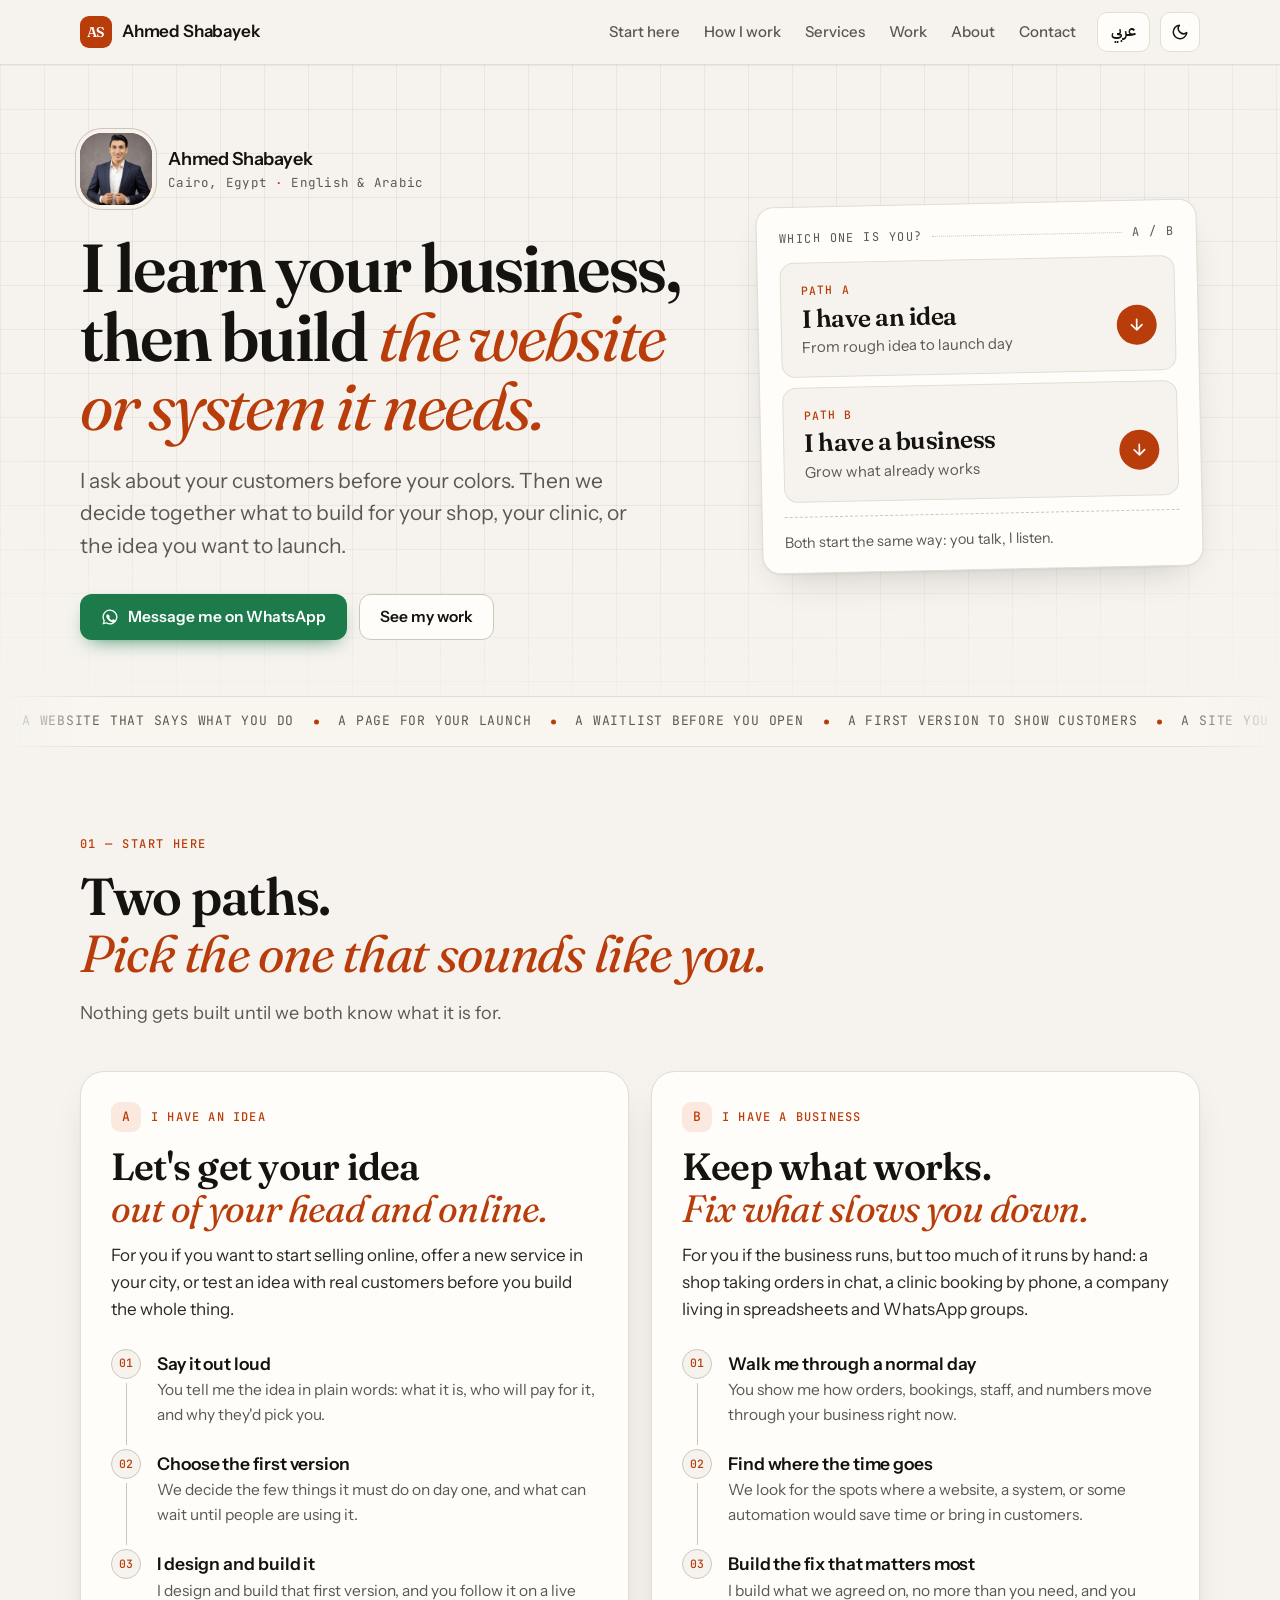
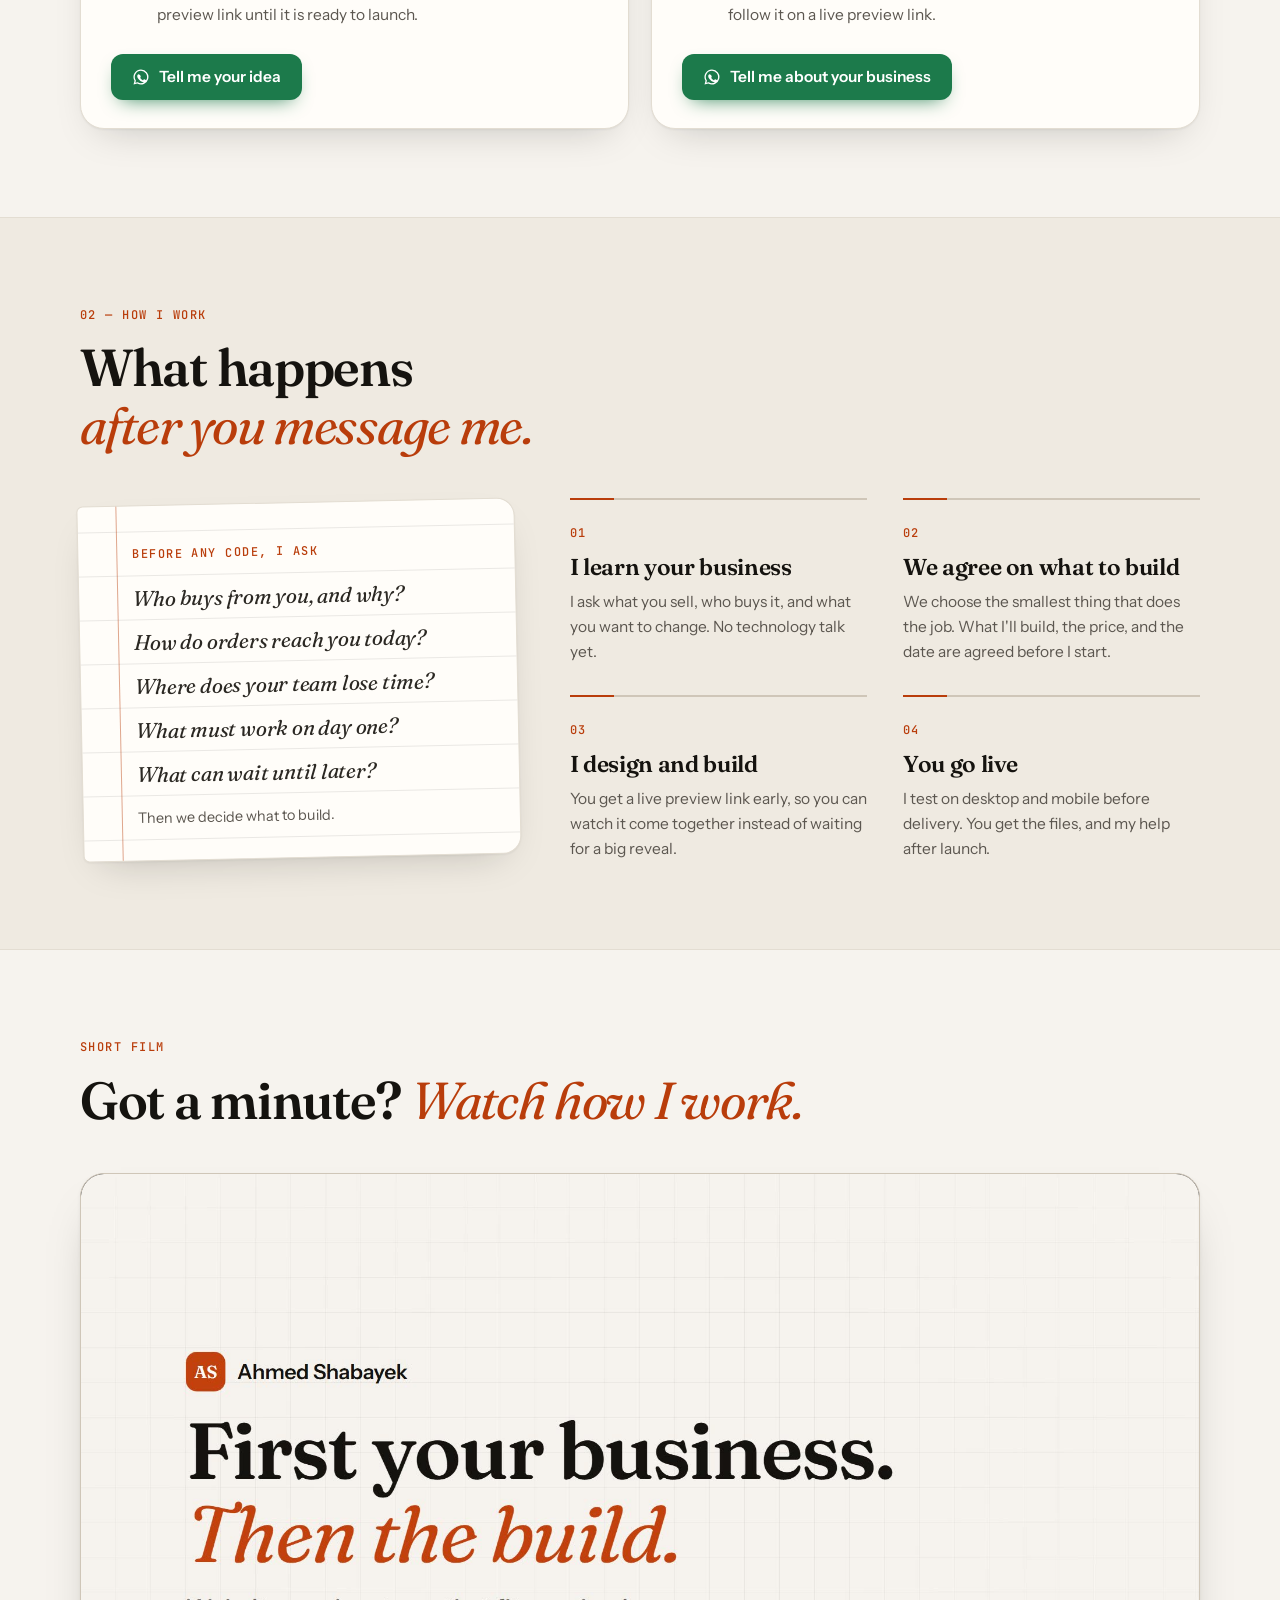
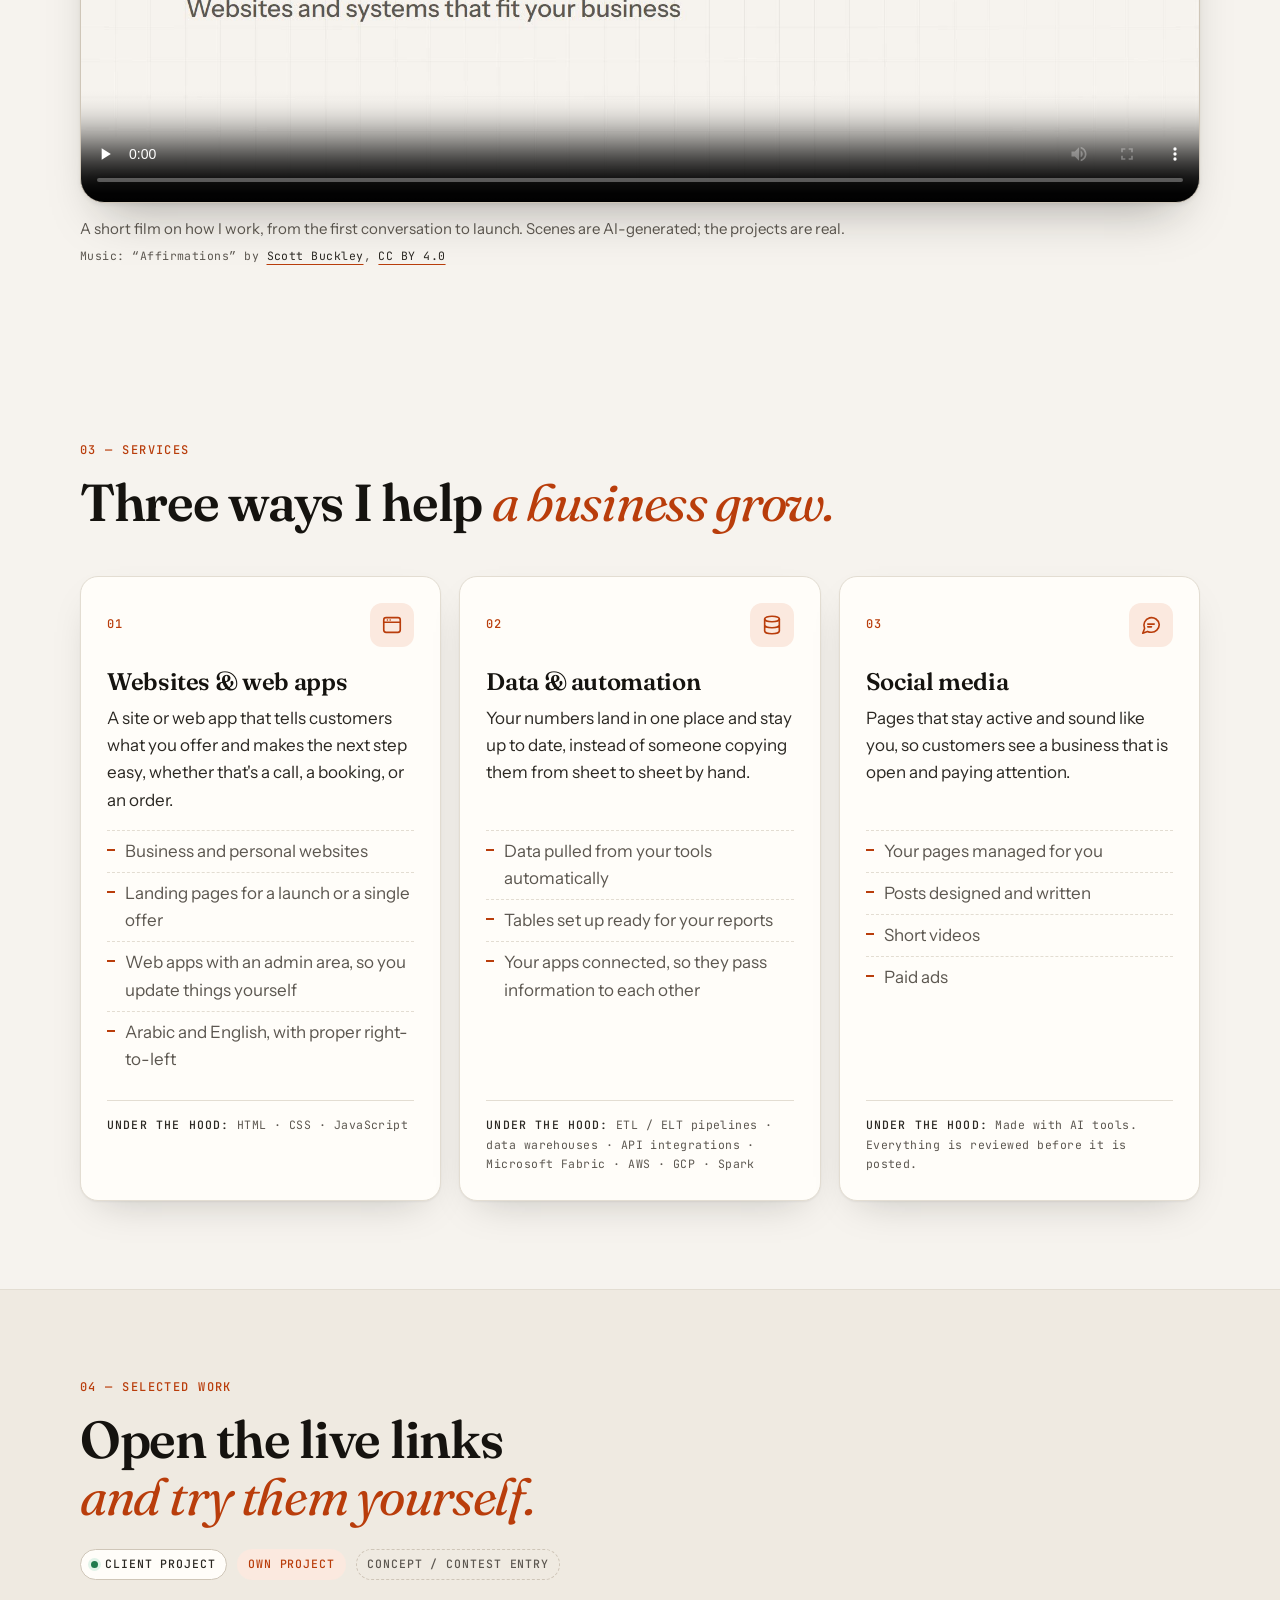
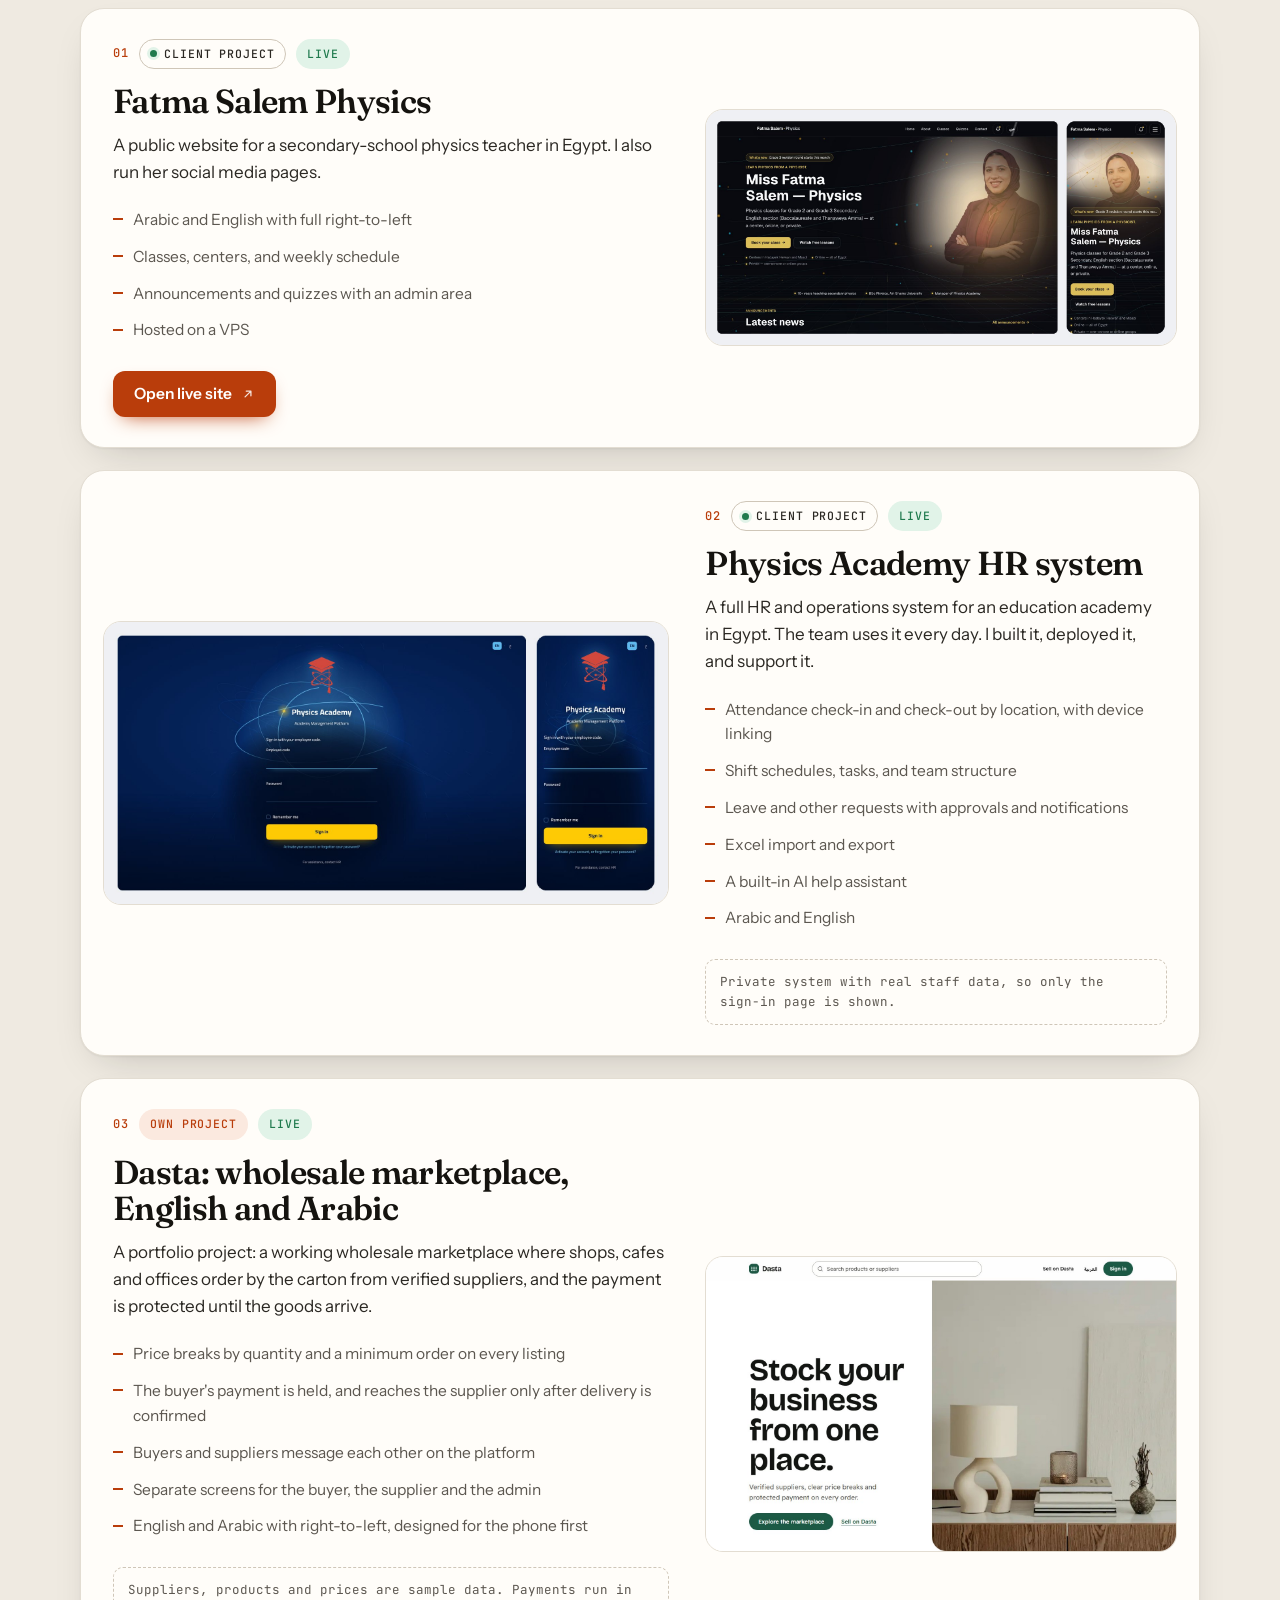
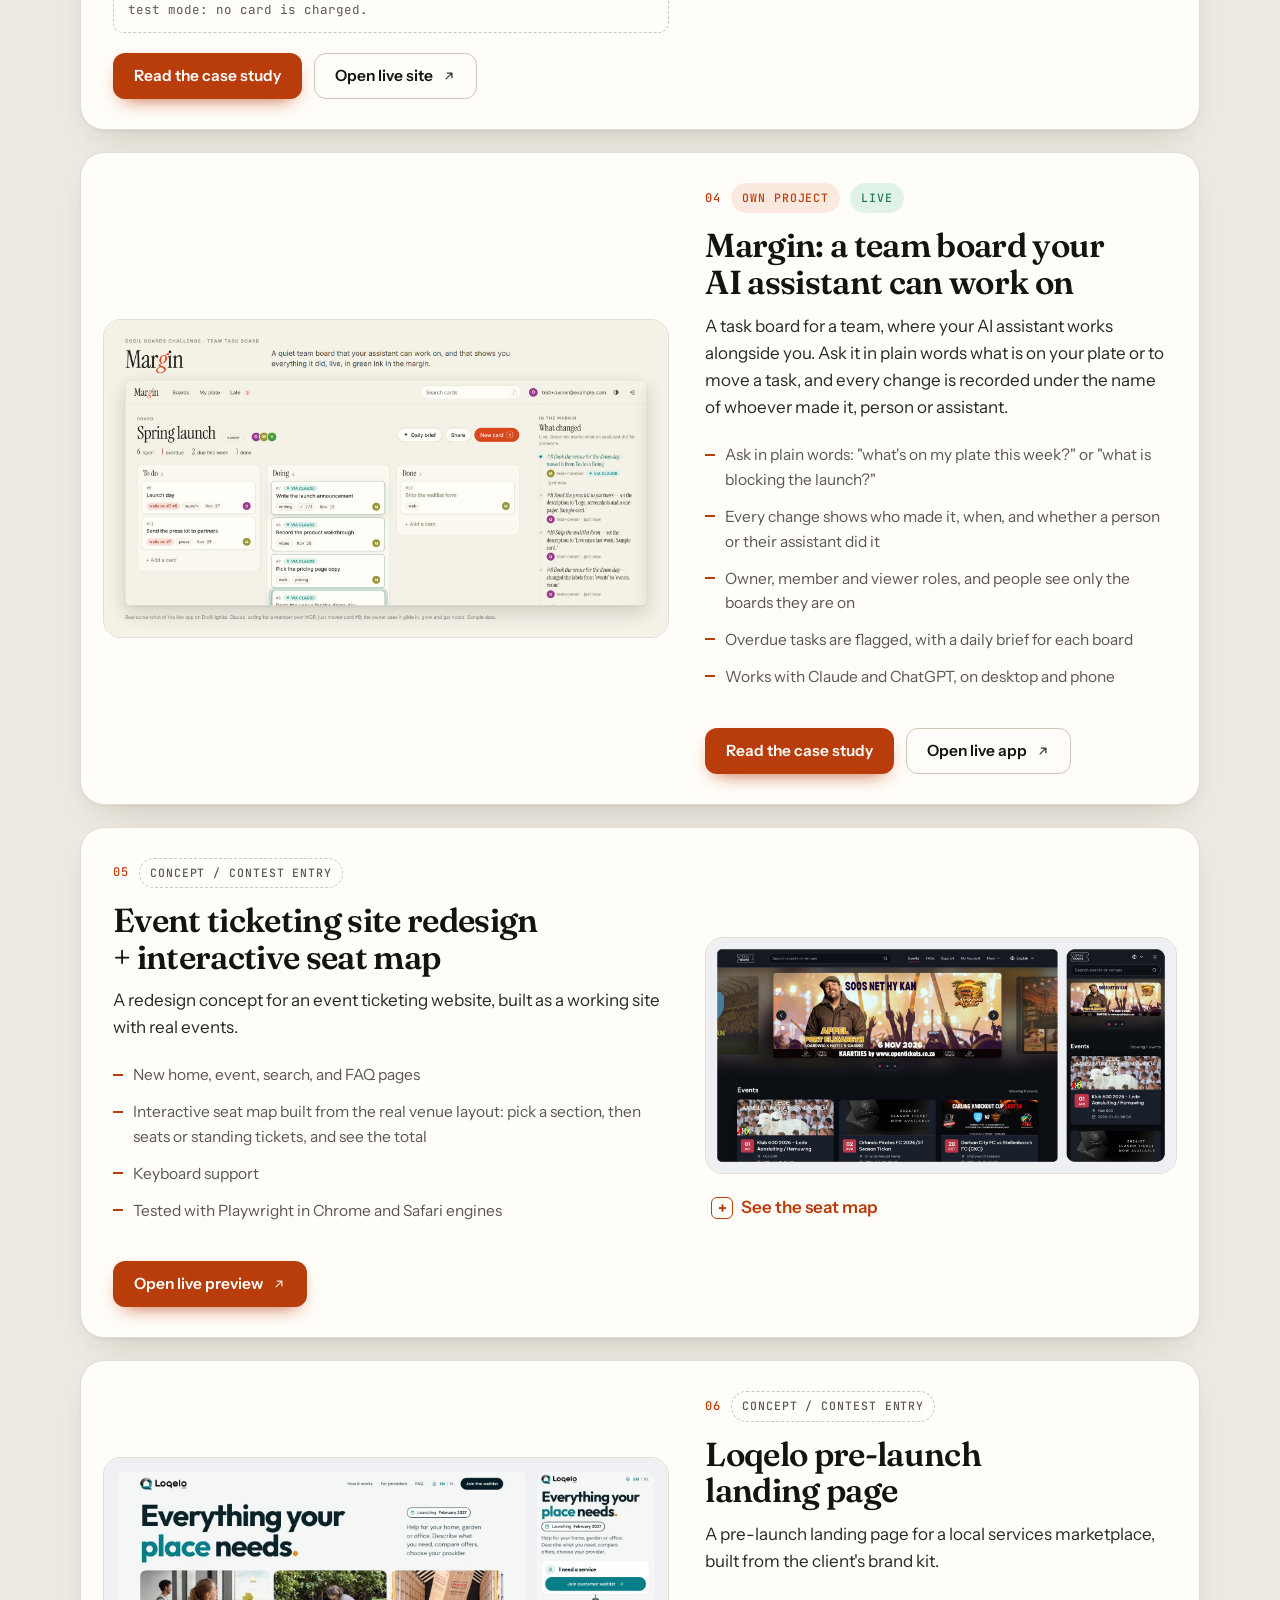
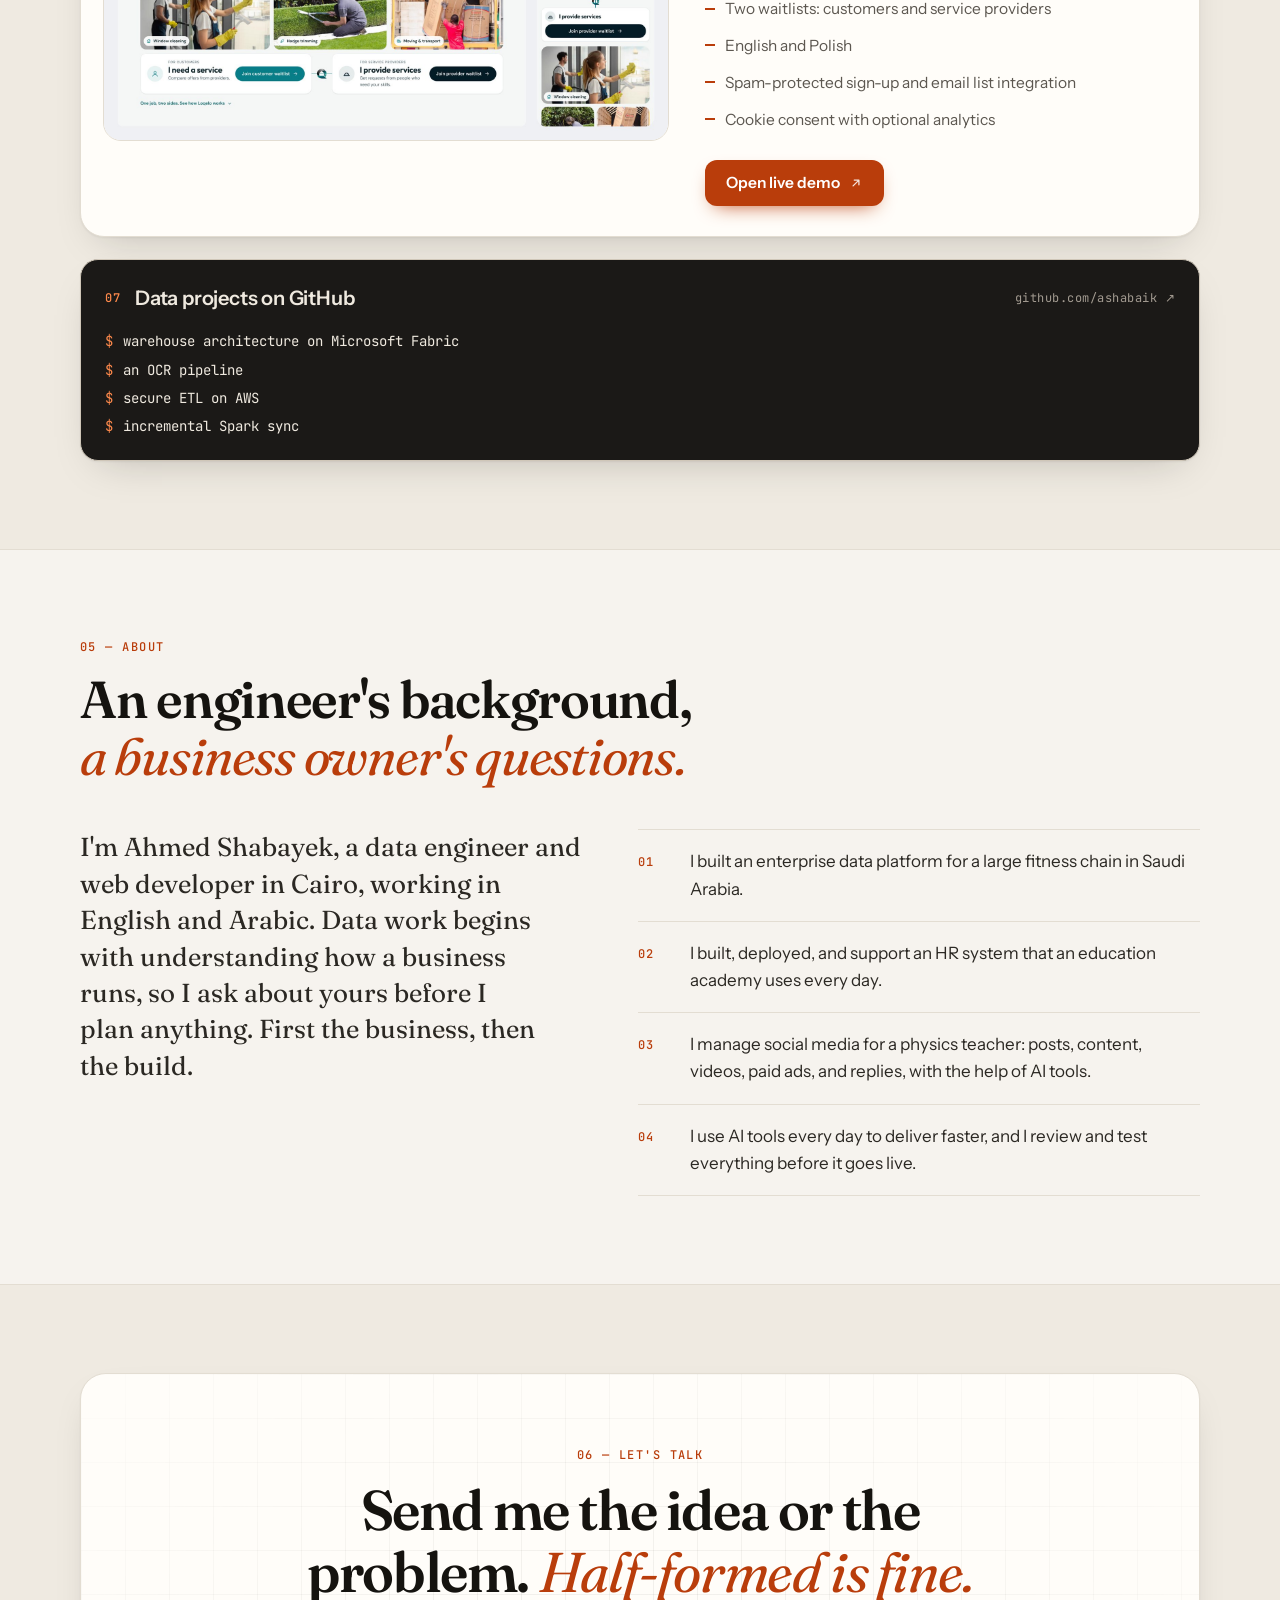
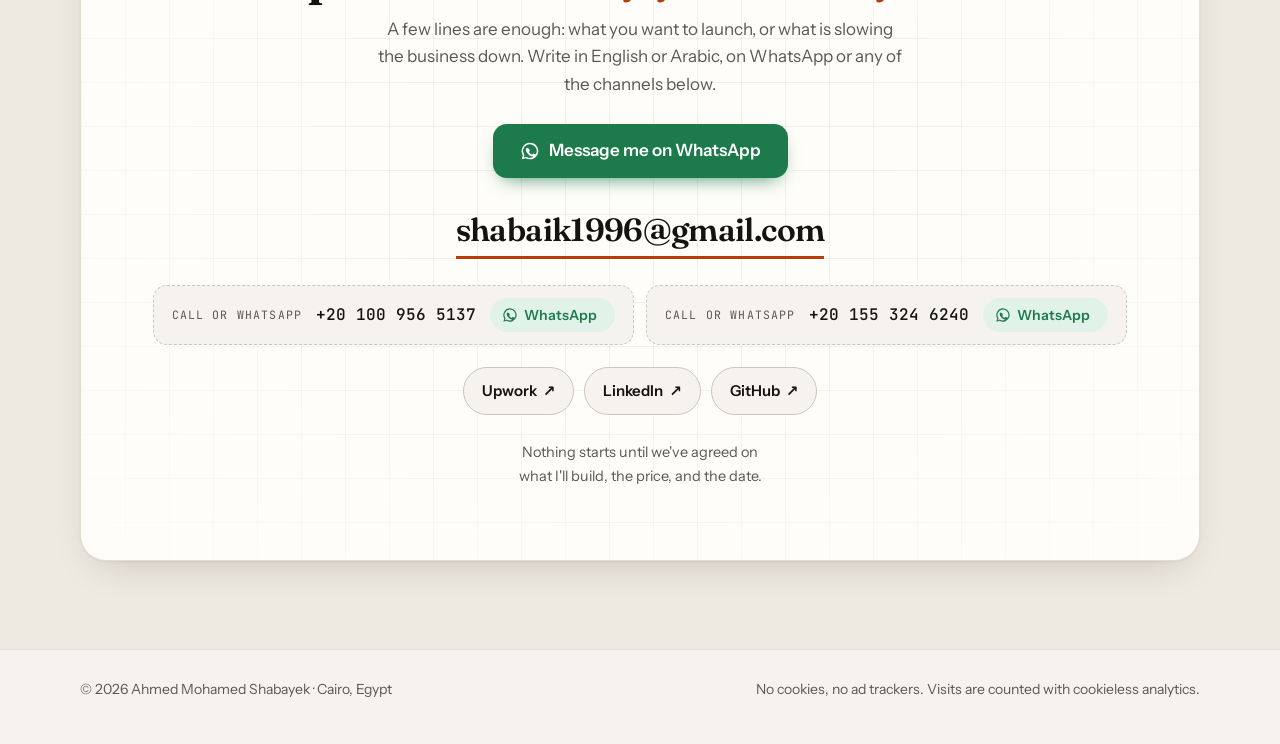
<file: index.html>
<!doctype html>
<html lang="en" dir="ltr">
<head>
<meta charset="utf-8">
<meta name="viewport" content="width=device-width, initial-scale=1">
<title>Ahmed Shabayek | Websites &amp; systems that fit your business</title>
<meta name="description" content="Have an idea, or a business that already runs? I learn how it works first, then design and build the website or system that fits it. Cairo. English and Arabic.">
<link rel="canonical" href="https://ashabaik.github.io/">
<link rel="alternate" hreflang="en" href="https://ashabaik.github.io/">
<link rel="alternate" hreflang="ar" href="https://ashabaik.github.io/ar/">
<link rel="alternate" hreflang="x-default" href="https://ashabaik.github.io/">
<meta property="og:type" content="website">
<meta property="og:site_name" content="Ahmed Shabayek">
<meta property="og:url" content="https://ashabaik.github.io/">
<meta property="og:title" content="Your business first. Then the website or system that fits it.">
<meta property="og:description" content="Have an idea, or a business that already runs? I learn how it works first, then build what fits.">
<meta property="og:image" content="https://ashabaik.github.io/images/og-en.jpg">
<meta property="og:image:width" content="1200">
<meta property="og:image:height" content="630">
<meta property="og:image:alt" content="Ahmed Shabayek: I learn your business, then build the website or system it needs.">
<meta property="og:locale" content="en_US">
<meta property="og:locale:alternate" content="ar_AR">
<meta name="twitter:card" content="summary_large_image">
<meta name="twitter:title" content="Your business first. Then the website or system that fits it.">
<meta name="twitter:description" content="Have an idea, or a business that already runs? I learn how it works first, then build what fits.">
<meta name="twitter:image" content="https://ashabaik.github.io/images/og-en.jpg">
<meta name="theme-color" content="#f6f3ee" media="(prefers-color-scheme: light)">
<meta name="theme-color" content="#121110" media="(prefers-color-scheme: dark)">
<link rel="icon" href="favicon.svg" type="image/svg+xml">
<link rel="icon" href="favicon.ico" sizes="32x32">
<link rel="apple-touch-icon" href="apple-touch-icon.png">
<link rel="preconnect" href="https://fonts.googleapis.com">
<link rel="preconnect" href="https://fonts.gstatic.com" crossorigin>
<link rel="preload" href="fonts/fraunces-latin.woff2" as="font" type="font/woff2" crossorigin>
<link rel="preload" href="fonts/instrument-sans-latin.woff2" as="font" type="font/woff2" crossorigin>
<link rel="stylesheet" href="fonts/fonts-latin.css">
<!-- Only the four letters of the language switch, in the Arabic page's typeface. -->
<link href="https://fonts.googleapis.com/css2?family=IBM+Plex+Sans+Arabic:wght@600&text=%D8%B9%D8%B1%D8%A8%D9%8A&display=swap" rel="stylesheet" media="print" onload="this.media='all'"><noscript><link href="https://fonts.googleapis.com/css2?family=IBM+Plex+Sans+Arabic:wght@600&text=%D8%B9%D8%B1%D8%A8%D9%8A&display=swap" rel="stylesheet"></noscript>
<link rel="stylesheet" href="styles.css">
<script>
/* Apply a saved theme before first paint to avoid a flash. */
(function(){document.documentElement.classList.add('js');try{var t=localStorage.getItem('theme');if(t==='light'||t==='dark'){document.documentElement.setAttribute('data-theme',t);}}catch(e){}})();
</script>
<script type="application/ld+json">
{"@context":"https://schema.org","@type":"Person","name":"Ahmed Shabayek","alternateName":"أحمد شبايك","url":"https://ashabaik.github.io/","image":"https://ashabaik.github.io/images/profile.jpg","email":"mailto:shabaik1996@gmail.com","address":{"@type":"PostalAddress","addressLocality":"Cairo","addressCountry":"EG"},"knowsLanguage":["en","ar"],"sameAs":["https://www.linkedin.com/in/ahmed-mohamed-280481273","https://github.com/ashabaik","https://www.upwork.com/freelancers/~01006d1c8f94fd8e82"]}
</script>
</head>
<body>
<a class="skip" href="#main">Skip to content</a>

<header class="site-header">
  <div class="wrap header-row">
    <a class="brand" href="#top">
      <span class="brand-mark" aria-hidden="true">AS</span>
      <span class="brand-name" aria-hidden="true">Ahmed Shabayek</span>
      <span class="sr-only">Ahmed Shabayek, back to top</span>
    </a>
    <nav class="site-nav" aria-label="Main">
      <button class="menu-btn" type="button" aria-expanded="false" aria-controls="nav-list">
        <span class="menu-icon" aria-hidden="true"><span></span><span></span></span>
        <span class="menu-label">Menu</span>
      </button>
      <ul id="nav-list" class="nav-list">
        <li><a href="#paths">Start here</a></li>
        <li><a href="#process">How I work</a></li>
        <li><a href="#services">Services</a></li>
        <li><a href="#work">Work</a></li>
        <li><a href="#about">About</a></li>
        <li><a href="#contact">Contact</a></li>
      </ul>
    </nav>
    <a class="lang-switch" href="ar/" lang="ar" hreflang="ar" aria-label="العربية: النسخة العربية من الصفحة">عربي</a>
    <button class="theme-btn" type="button" aria-label="Switch to dark mode" title="Switch theme" data-label-dark="Switch to dark mode" data-label-light="Switch to light mode">
      <svg class="icon-moon" width="18" height="18" viewBox="0 0 24 24" fill="none" stroke="currentColor" stroke-width="2" stroke-linecap="round" stroke-linejoin="round" aria-hidden="true"><path d="M21 12.8A9 9 0 1 1 11.2 3a7 7 0 0 0 9.8 9.8z"/></svg>
      <svg class="icon-sun" width="18" height="18" viewBox="0 0 24 24" fill="none" stroke="currentColor" stroke-width="2" stroke-linecap="round" stroke-linejoin="round" aria-hidden="true"><circle cx="12" cy="12" r="4"/><path d="M12 2v2M12 20v2M4.9 4.9l1.4 1.4M17.7 17.7l1.4 1.4M2 12h2M20 12h2M4.9 19.1l1.4-1.4M17.7 6.3l1.4-1.4"/></svg>
    </button>
  </div>
</header>

<main id="main">
  <!-- HERO -->
  <section class="hero" id="top">
    <div class="wrap hero-grid">
      <div class="hero-copy">
        <div class="identity reveal">
          <div class="avatar">
            <span class="avatar-mono" aria-hidden="true">AS</span>
            <img class="avatar-img" src="images/profile.jpg" alt="Ahmed Shabayek" width="88" height="88" decoding="async" onerror="this.remove()">
          </div>
          <div class="identity-text">
            <p class="identity-name">Ahmed Shabayek</p>
            <p class="identity-meta"><span>Cairo, Egypt</span><span class="sep" aria-hidden="true">·</span><span>English &amp; Arabic</span></p>
          </div>
        </div>
        <h1 class="hero-title reveal">I learn your business, then build <em>the website or system it needs.</em></h1>
        <p class="hero-lead reveal">I ask about your customers before your colors. Then we decide together what to build for your shop, your clinic, or the idea you want to launch.</p>
        <div class="btn-row reveal">
          <a class="btn btn-wa" href="https://wa.me/201009565137" target="_blank" rel="noopener"><svg width="18" height="18" viewBox="0 0 24 24" fill="currentColor" aria-hidden="true"><path d="M12 2a10 10 0 0 0-8.6 15.1L2 22l5-1.3A10 10 0 1 0 12 2zm0 1.8a8.2 8.2 0 1 1-4.2 15.3l-.3-.2-3 .8.8-2.9-.2-.3A8.2 8.2 0 0 1 12 3.8zm-3.3 4.4c-.2 0-.5 0-.7.3-.3.3-1 1-1 2.4s1 2.8 1.2 3c.1.2 2 3.2 5 4.4 2.5 1 3 .8 3.5.7.6-.1 1.7-.7 2-1.4.2-.7.2-1.3.1-1.4l-.5-.3-1.9-.9c-.2-.1-.4-.1-.6.1l-.9 1.1c-.2.2-.3.2-.6.1a6.7 6.7 0 0 1-3.3-2.9c-.3-.4.2-.4.7-1.4.1-.2 0-.4 0-.5l-.9-2.1c-.2-.5-.4-.5-.6-.5h-.5z"/></svg>Message me on WhatsApp<span class="sr-only"> (opens in a new tab)</span></a>
          <a class="btn btn-ghost" href="#work">See my work</a>
        </div>
      </div>

      <!-- The two audiences. Each choice jumps to its own path below. -->
      <nav class="chooser reveal" aria-label="Choose your starting point">
        <p class="chooser-head"><span>Which one is you?</span><span class="index-dots" aria-hidden="true"></span><span aria-hidden="true">A / B</span></p>
        <a class="path-pick" href="#idea">
          <span class="path-pick-tag">Path A</span>
          <span class="path-pick-title">I have an idea</span>
          <span class="path-pick-sub">From rough idea to launch day</span>
          <span class="path-pick-go" aria-hidden="true"><svg width="18" height="18" viewBox="0 0 24 24" fill="none" stroke="currentColor" stroke-width="2.2" stroke-linecap="round" stroke-linejoin="round"><path d="M12 5v14M5 12l7 7 7-7"/></svg></span>
        </a>
        <a class="path-pick" href="#business">
          <span class="path-pick-tag">Path B</span>
          <span class="path-pick-title">I have a business</span>
          <span class="path-pick-sub">Grow what already works</span>
          <span class="path-pick-go" aria-hidden="true"><svg width="18" height="18" viewBox="0 0 24 24" fill="none" stroke="currentColor" stroke-width="2.2" stroke-linecap="round" stroke-linejoin="round"><path d="M12 5v14M5 12l7 7 7-7"/></svg></span>
        </a>
        <p class="chooser-foot">Both start the same way: you talk, I listen.</p>
      </nav>
    </div>
  </section>

  <!-- RIBBON: what gets built, in owners' words -->
  <div class="ribbon" aria-label="What I build for a business">
    <ul class="ribbon-track">
      <li>A website that says what you do</li><li>A page for your launch</li><li>A waitlist before you open</li><li>A first version to show customers</li><li>A site you update yourself</li><li>Arabic and English, done properly</li><li>A system instead of spreadsheets</li><li>Tools that talk to each other</li><li>Reports that fill themselves in</li><li>Less copy and paste</li><li>A social page that stays active</li><li>Posts, short videos, and paid ads</li>
    </ul>
    <ul class="ribbon-track" aria-hidden="true">
      <li>A website that says what you do</li><li>A page for your launch</li><li>A waitlist before you open</li><li>A first version to show customers</li><li>A site you update yourself</li><li>Arabic and English, done properly</li><li>A system instead of spreadsheets</li><li>Tools that talk to each other</li><li>Reports that fill themselves in</li><li>Less copy and paste</li><li>A social page that stays active</li><li>Posts, short videos, and paid ads</li>
    </ul>
  </div>

  <!-- TWO PATHS -->
  <section class="section" id="paths">
    <div class="wrap">
      <div class="section-head reveal">
        <p class="eyebrow">01 — Start here</p>
        <h2>Two paths. <em>Pick the one that sounds like you.</em></h2>
        <p class="section-intro">Nothing gets built until we both know what it is for.</p>
      </div>
      <div class="path-grid">
        <article class="path reveal" id="idea">
          <p class="path-tag"><span class="path-letter" aria-hidden="true">A</span>I have an idea</p>
          <h3>Let's get your idea <em>out of your head and online.</em></h3>
          <p class="path-for">For you if you want to start selling online, offer a new service in your city, or test an idea with real customers before you build the whole thing.</p>
          <ol class="path-steps">
            <li><h4>Say it out loud</h4><p>You tell me the idea in plain words: what it is, who will pay for it, and why they'd pick you.</p></li>
            <li><h4>Choose the first version</h4><p>We decide the few things it must do on day one, and what can wait until people are using it.</p></li>
            <li><h4>I design and build it</h4><p>I design and build that first version, and you follow it on a live preview link until it is ready to launch.</p></li>
          </ol>
          <a class="btn btn-wa" href="https://wa.me/201009565137?text=Hi%20Ahmed%2C%20I%20have%20an%20idea%20I%20want%20to%20launch.%20Can%20we%20talk%20it%20through%3F" target="_blank" rel="noopener"><svg width="18" height="18" viewBox="0 0 24 24" fill="currentColor" aria-hidden="true"><path d="M12 2a10 10 0 0 0-8.6 15.1L2 22l5-1.3A10 10 0 1 0 12 2zm0 1.8a8.2 8.2 0 1 1-4.2 15.3l-.3-.2-3 .8.8-2.9-.2-.3A8.2 8.2 0 0 1 12 3.8zm-3.3 4.4c-.2 0-.5 0-.7.3-.3.3-1 1-1 2.4s1 2.8 1.2 3c.1.2 2 3.2 5 4.4 2.5 1 3 .8 3.5.7.6-.1 1.7-.7 2-1.4.2-.7.2-1.3.1-1.4l-.5-.3-1.9-.9c-.2-.1-.4-.1-.6.1l-.9 1.1c-.2.2-.3.2-.6.1a6.7 6.7 0 0 1-3.3-2.9c-.3-.4.2-.4.7-1.4.1-.2 0-.4 0-.5l-.9-2.1c-.2-.5-.4-.5-.6-.5h-.5z"/></svg>Tell me your idea<span class="sr-only"> (opens WhatsApp in a new tab)</span></a>
        </article>
        <article class="path reveal" id="business">
          <p class="path-tag"><span class="path-letter" aria-hidden="true">B</span>I have a business</p>
          <h3>Keep what works. <em>Fix what slows you down.</em></h3>
          <p class="path-for">For you if the business runs, but too much of it runs by hand: a shop taking orders in chat, a clinic booking by phone, a company living in spreadsheets and WhatsApp groups.</p>
          <ol class="path-steps">
            <li><h4>Walk me through a normal day</h4><p>You show me how orders, bookings, staff, and numbers move through your business right now.</p></li>
            <li><h4>Find where the time goes</h4><p>We look for the spots where a website, a system, or some automation would save time or bring in customers.</p></li>
            <li><h4>Build the fix that matters most</h4><p>I build what we agreed on, no more than you need, and you follow it on a live preview link.</p></li>
          </ol>
          <a class="btn btn-wa" href="https://wa.me/201009565137?text=Hi%20Ahmed%2C%20I%20run%20a%20business%20and%20I%20want%20to%20see%20where%20a%20website%20or%20a%20system%20could%20help.%20Can%20we%20talk%3F" target="_blank" rel="noopener"><svg width="18" height="18" viewBox="0 0 24 24" fill="currentColor" aria-hidden="true"><path d="M12 2a10 10 0 0 0-8.6 15.1L2 22l5-1.3A10 10 0 1 0 12 2zm0 1.8a8.2 8.2 0 1 1-4.2 15.3l-.3-.2-3 .8.8-2.9-.2-.3A8.2 8.2 0 0 1 12 3.8zm-3.3 4.4c-.2 0-.5 0-.7.3-.3.3-1 1-1 2.4s1 2.8 1.2 3c.1.2 2 3.2 5 4.4 2.5 1 3 .8 3.5.7.6-.1 1.7-.7 2-1.4.2-.7.2-1.3.1-1.4l-.5-.3-1.9-.9c-.2-.1-.4-.1-.6.1l-.9 1.1c-.2.2-.3.2-.6.1a6.7 6.7 0 0 1-3.3-2.9c-.3-.4.2-.4.7-1.4.1-.2 0-.4 0-.5l-.9-2.1c-.2-.5-.4-.5-.6-.5h-.5z"/></svg>Tell me about your business<span class="sr-only"> (opens WhatsApp in a new tab)</span></a>
        </article>
      </div>
    </div>
  </section>

  <!-- PROCESS -->
  <section class="section section-alt" id="process">
    <div class="wrap">
      <div class="section-head reveal">
        <p class="eyebrow">02 — How I work</p>
        <h2>What happens <em>after you message me.</em></h2>
      </div>
      <div class="process-grid">
        <aside class="notebook reveal" aria-label="Questions I ask before any code">
          <p class="notebook-head">Before any code, I ask</p>
          <ul>
            <li>Who buys from you, and why?</li>
            <li>How do orders reach you today?</li>
            <li>Where does your team lose time?</li>
            <li>What must work on day one?</li>
            <li>What can wait until later?</li>
          </ul>
          <p class="notebook-foot">Then we decide what to build.</p>
        </aside>
        <ol class="steps">
          <li class="step reveal"><span class="num">01</span><h3>I learn your business</h3><p>I ask what you sell, who buys it, and what you want to change. No technology talk yet.</p></li>
          <li class="step reveal"><span class="num">02</span><h3>We agree on what to build</h3><p>We choose the smallest thing that does the job. What I'll build, the price, and the date are agreed before I start.</p></li>
          <li class="step reveal"><span class="num">03</span><h3>I design and build</h3><p>You get a live preview link early, so you can watch it come together instead of waiting for a big reveal.</p></li>
          <li class="step reveal"><span class="num">04</span><h3>You go live</h3><p>I test on desktop and mobile before delivery. You get the files, and my help after launch.</p></li>
        </ol>
      </div>
    </div>
  </section>

  <!-- FILM: the 16:9 cut on wide screens, the 9:16 cut on phones. Nothing downloads until the visitor presses play. -->
  <section class="section" id="film">
    <div class="wrap">
      <div class="section-head reveal">
        <p class="eyebrow">Short film</p>
        <h2>Got a minute? <em>Watch how I work.</em></h2>
      </div>
      <figure class="film reveal">
        <div class="film-frame has-vertical">
          <video controls playsinline preload="none" poster="video/ahmed-promo-en-16x9-poster.jpg" data-poster-tall="video/ahmed-promo-en-9x16-poster.jpg" aria-label="Short film: how Ahmed Shabayek works, from the first conversation to launch. Music and captions, no speech.">
            <source src="video/ahmed-promo-en-9x16.mp4" type="video/mp4" media="(max-width: 600px)">
            <source src="video/ahmed-promo-en-16x9.mp4" type="video/mp4">
          </video>
        </div>
        <figcaption class="film-meta">
          <span>A short film on how I work, from the first conversation to launch. Scenes are AI-generated; the projects are real.</span>
          <span class="film-credit">Music: “Affirmations” by <a href="https://www.scottbuckley.com.au" target="_blank" rel="noopener">Scott Buckley<span class="sr-only"> (opens in a new tab)</span></a>, <a href="https://creativecommons.org/licenses/by/4.0/" target="_blank" rel="noopener">CC BY 4.0<span class="sr-only"> (opens in a new tab)</span></a></span>
        </figcaption>
      </figure>
    </div>
  </section>

  <!-- SERVICES -->
  <section class="section" id="services">
    <div class="wrap">
      <div class="section-head reveal">
        <p class="eyebrow">03 — Services</p>
        <h2>Three ways I help <em>a business grow.</em></h2>
      </div>
      <div class="service-grid">
        <article class="service reveal">
          <div class="service-top"><span class="num">01</span><span class="service-icon" aria-hidden="true"><svg width="22" height="22" viewBox="0 0 24 24" fill="none" stroke="currentColor" stroke-width="1.8" stroke-linecap="round" stroke-linejoin="round"><rect x="3" y="4" width="18" height="16" rx="2.5"/><path d="M3 9h18M7 6.5h.01M10 6.5h.01"/></svg></span></div>
          <h3>Websites &amp; web apps</h3>
          <p class="service-outcome">A site or web app that tells customers what you offer and makes the next step easy, whether that's a call, a booking, or an order.</p>
          <ul>
            <li>Business and personal websites</li>
            <li>Landing pages for a launch or a single offer</li>
            <li>Web apps with an admin area, so you update things yourself</li>
            <li>Arabic and English, with proper right-to-left</li>
          </ul>
          <p class="service-tools"><b>Under the hood:</b> HTML · CSS · JavaScript</p>
        </article>
        <article class="service reveal">
          <div class="service-top"><span class="num">02</span><span class="service-icon" aria-hidden="true"><svg width="22" height="22" viewBox="0 0 24 24" fill="none" stroke="currentColor" stroke-width="1.8" stroke-linecap="round" stroke-linejoin="round"><ellipse cx="12" cy="5.5" rx="8" ry="3"/><path d="M4 5.5v6.5c0 1.7 3.6 3 8 3s8-1.3 8-3V5.5M4 12v6.5c0 1.7 3.6 3 8 3s8-1.3 8-3V12"/></svg></span></div>
          <h3>Data &amp; automation</h3>
          <p class="service-outcome">Your numbers land in one place and stay up to date, instead of someone copying them from sheet to sheet by hand.</p>
          <ul>
            <li>Data pulled from your tools automatically</li>
            <li>Tables set up ready for your reports</li>
            <li>Your apps connected, so they pass information to each other</li>
          </ul>
          <p class="service-tools"><b>Under the hood:</b> ETL / ELT pipelines · data warehouses · API integrations · Microsoft Fabric · AWS · GCP · Spark</p>
        </article>
        <article class="service reveal">
          <div class="service-top"><span class="num">03</span><span class="service-icon" aria-hidden="true"><svg width="22" height="22" viewBox="0 0 24 24" fill="none" stroke="currentColor" stroke-width="1.8" stroke-linecap="round" stroke-linejoin="round"><path d="M21 11.5a8.4 8.4 0 0 1-9 8.4 8.5 8.5 0 0 1-3.8-.9L3 21l2-5.2A8.4 8.4 0 1 1 21 11.5z"/><path d="M8.5 11h7M8.5 14h4"/></svg></span></div>
          <h3>Social media</h3>
          <p class="service-outcome">Pages that stay active and sound like you, so customers see a business that is open and paying attention.</p>
          <ul>
            <li>Your pages managed for you</li>
            <li>Posts designed and written</li>
            <li>Short videos</li>
            <li>Paid ads</li>
          </ul>
          <p class="service-tools"><b>Under the hood:</b> Made with AI tools. Everything is reviewed before it is posted.</p>
        </article>
      </div>
    </div>
  </section>

  <!-- WORK -->
  <section class="section section-alt" id="work">
    <div class="wrap">
      <div class="section-head reveal">
        <p class="eyebrow">04 — Selected work</p>
        <h2>Open the live links <em>and try them yourself.</em></h2>
      </div>

      <div class="legend reveal" aria-label="How projects are labelled">
        <span class="badge badge-client"><span class="dot" aria-hidden="true"></span>Client project</span>
        <span class="badge badge-own">Own project</span>
        <span class="badge badge-concept">Concept / contest entry</span>
      </div>

      <!--
        PROJECTS. To add a project, copy one whole <article class="case reveal"> ... </article> block
        and paste it where you want it in the list (before the GitHub card).
        Nothing else to edit: the number (01, 02, ...) and the left/right alternation are automatic.
        Do the same in ar/index.html, with the image path starting with ../images/
        Badges: "Client project" + "Live"  ->  <span class="badge badge-client"><span class="dot" aria-hidden="true"></span>Client project</span><span class="badge badge-live">Live</span>
                "Concept / contest entry"  ->  <span class="badge badge-concept">Concept / contest entry</span>
      -->
      <div class="work-list">

      <!-- ===== PROJECT: Fatma Salem Physics ===== -->
      <article class="case reveal">
        <figure class="case-media">
          <img src="images/fatma.jpg" alt="Fatma Salem Physics website, English version, shown on a desktop screen and a phone" width="1658" height="830" loading="lazy" decoding="async">
        </figure>
        <div class="case-body">
          <p class="case-meta"><span class="num project-num"></span><span class="badge badge-client"><span class="dot" aria-hidden="true"></span>Client project</span><span class="badge badge-live">Live</span></p>
          <h3>Fatma Salem Physics</h3>
          <p class="case-desc">A public website for a secondary-school physics teacher in Egypt. I also run her social media pages.</p>
          <ul class="case-list">
            <li>Arabic and English with full right-to-left</li>
            <li>Classes, centers, and weekly schedule</li>
            <li>Announcements and quizzes with an admin area</li>
            <li>Hosted on a VPS</li>
          </ul>
          <a class="btn btn-primary" href="https://fatma.physicsacademy.cloud/en" target="_blank" rel="noopener">Open live site<svg class="ext" width="14" height="14" viewBox="0 0 24 24" fill="none" stroke="currentColor" stroke-width="2.2" stroke-linecap="round" stroke-linejoin="round" aria-hidden="true"><path d="M7 17L17 7M9 7h8v8"/></svg><span class="sr-only">(opens in a new tab)</span></a>
        </div>
      </article>
      <!-- ===== END PROJECT ===== -->

      <!-- ===== PROJECT: Physics Academy HR system ===== -->
      <article class="case reveal">
        <figure class="case-media">
          <img src="images/hr.jpg" alt="Physics Academy HR system sign-in page shown on a desktop screen and a phone" width="1658" height="830" loading="lazy" decoding="async">
        </figure>
        <div class="case-body">
          <p class="case-meta"><span class="num project-num"></span><span class="badge badge-client"><span class="dot" aria-hidden="true"></span>Client project</span><span class="badge badge-live">Live</span></p>
          <h3>Physics Academy HR system</h3>
          <p class="case-desc">A full HR and operations system for an education academy in Egypt. The team uses it every day. I built it, deployed it, and support it.</p>
          <ul class="case-list">
            <li>Attendance check-in and check-out by location, with device linking</li>
            <li>Shift schedules, tasks, and team structure</li>
            <li>Leave and other requests with approvals and notifications</li>
            <li>Excel import and export</li>
            <li>A built-in AI help assistant</li>
            <li>Arabic and English</li>
          </ul>
          <p class="case-note">Private system with real staff data, so only the sign-in page is shown.</p>
        </div>
      </article>
      <!-- ===== END PROJECT ===== -->

      <!-- ===== PROJECT: Dasta ===== -->
      <article class="case reveal">
        <figure class="case-media">
          <img src="images/dasta/01-home.jpg" alt="Dasta wholesale marketplace: the home page, with the headline Stock your business from one place" width="1440" height="900" loading="lazy" decoding="async">
        </figure>
        <div class="case-body">
          <p class="case-meta"><span class="num project-num"></span><span class="badge badge-own">Own project</span><span class="badge badge-live">Live</span></p>
          <h3>Dasta: wholesale marketplace, English and Arabic</h3>
          <p class="case-desc">A portfolio project: a working wholesale marketplace where shops, cafes and offices order by the carton from verified suppliers, and the payment is protected until the goods arrive.</p>
          <ul class="case-list">
            <li>Price breaks by quantity and a minimum order on every listing</li>
            <li>The buyer's payment is held, and reaches the supplier only after delivery is confirmed</li>
            <li>Buyers and suppliers message each other on the platform</li>
            <li>Separate screens for the buyer, the supplier and the admin</li>
            <li>English and Arabic with right-to-left, designed for the phone first</li>
          </ul>
          <p class="case-note">Suppliers, products and prices are sample data. Payments run in test mode: no card is charged.</p>
          <div class="btn-row">
            <a class="btn btn-primary" href="dasta/">Read the case study</a>
            <a class="btn btn-ghost" href="https://dasta-wholesale.vercel.app" target="_blank" rel="noopener">Open live site<svg class="ext" width="14" height="14" viewBox="0 0 24 24" fill="none" stroke="currentColor" stroke-width="2.2" stroke-linecap="round" stroke-linejoin="round" aria-hidden="true"><path d="M7 17L17 7M9 7h8v8"/></svg><span class="sr-only">(opens in a new tab)</span></a>
          </div>
        </div>
      </article>
      <!-- ===== END PROJECT ===== -->

      <!-- ===== PROJECT: Margin ===== -->
      <article class="case reveal">
        <figure class="case-media">
          <img src="images/margin/01-margin.jpg" alt="Margin team task board: the live board while Claude moves a card" width="1920" height="1080" loading="lazy" decoding="async">
        </figure>
        <div class="case-body">
          <p class="case-meta"><span class="num project-num"></span><span class="badge badge-own">Own project</span><span class="badge badge-live">Live</span></p>
          <h3>Margin: a team board your AI assistant can work on</h3>
          <p class="case-desc">A task board for a team, where your AI assistant works alongside you. Ask it in plain words what is on your plate or to move a task, and every change is recorded under the name of whoever made it, person or assistant.</p>
          <ul class="case-list">
            <li>Ask in plain words: "what's on my plate this week?" or "what is blocking the launch?"</li>
            <li>Every change shows who made it, when, and whether a person or their assistant did it</li>
            <li>Owner, member and viewer roles, and people see only the boards they are on</li>
            <li>Overdue tasks are flagged, with a daily brief for each board</li>
            <li>Works with Claude and ChatGPT, on desktop and phone</li>
          </ul>
          <div class="btn-row">
            <a class="btn btn-primary" href="margin/">Read the case study</a>
            <a class="btn btn-ghost" href="https://shabaik-boards-shabaiks--org-8080.ignite.dodil.cloud" target="_blank" rel="noopener">Open live app<svg class="ext" width="14" height="14" viewBox="0 0 24 24" fill="none" stroke="currentColor" stroke-width="2.2" stroke-linecap="round" stroke-linejoin="round" aria-hidden="true"><path d="M7 17L17 7M9 7h8v8"/></svg><span class="sr-only">(opens in a new tab)</span></a>
          </div>
        </div>
      </article>
      <!-- ===== END PROJECT ===== -->

      <!-- ===== PROJECT: Event ticketing site redesign ===== -->
      <article class="case reveal">
        <div class="case-media-col">
          <figure class="case-media">
            <img src="images/tickets.jpg" alt="Event ticketing website redesign shown on a desktop screen and a phone" width="1658" height="830" loading="lazy" decoding="async">
          </figure>
          <details class="case-more">
            <summary>See the seat map</summary>
            <figure class="case-sub">
              <img src="images/seat-map.jpg" alt="Interactive seat map with a section chosen and three seats selected, showing the total" width="1200" height="1481" loading="lazy" decoding="async">
            </figure>
          </details>
        </div>
        <div class="case-body">
          <p class="case-meta"><span class="num project-num"></span><span class="badge badge-concept">Concept / contest entry</span></p>
          <h3>Event ticketing site redesign + interactive seat map</h3>
          <p class="case-desc">A redesign concept for an event ticketing website, built as a working site with real events.</p>
          <ul class="case-list">
            <li>New home, event, search, and FAQ pages</li>
            <li>Interactive seat map built from the real venue layout: pick a section, then seats or standing tickets, and see the total</li>
            <li>Keyboard support</li>
            <li>Tested with Playwright in Chrome and Safari engines</li>
          </ul>
          <div class="btn-row">
            <a class="btn btn-primary" href="https://opentickets-redesign-preview.pages.dev" target="_blank" rel="noopener">Open live preview<svg class="ext" width="14" height="14" viewBox="0 0 24 24" fill="none" stroke="currentColor" stroke-width="2.2" stroke-linecap="round" stroke-linejoin="round" aria-hidden="true"><path d="M7 17L17 7M9 7h8v8"/></svg><span class="sr-only">(opens in a new tab)</span></a>
          </div>
        </div>
      </article>
      <!-- ===== END PROJECT ===== -->

      <!-- ===== PROJECT: Loqelo pre-launch landing page ===== -->
      <article class="case reveal">
        <figure class="case-media">
          <img src="images/loqelo.jpg" alt="Loqelo pre-launch landing page shown on a desktop screen and a phone" width="1658" height="830" loading="lazy" decoding="async">
        </figure>
        <div class="case-body">
          <p class="case-meta"><span class="num project-num"></span><span class="badge badge-concept">Concept / contest entry</span></p>
          <h3>Loqelo pre-launch landing page</h3>
          <p class="case-desc">A pre-launch landing page for a local services marketplace, built from the client's brand kit.</p>
          <ul class="case-list">
            <li>Two waitlists: customers and service providers</li>
            <li>English and Polish</li>
            <li>Spam-protected sign-up and email list integration</li>
            <li>Cookie consent with optional analytics</li>
          </ul>
          <a class="btn btn-primary" href="https://loqelo-prelaunch.pages.dev" target="_blank" rel="noopener">Open live demo<svg class="ext" width="14" height="14" viewBox="0 0 24 24" fill="none" stroke="currentColor" stroke-width="2.2" stroke-linecap="round" stroke-linejoin="round" aria-hidden="true"><path d="M7 17L17 7M9 7h8v8"/></svg><span class="sr-only">(opens in a new tab)</span></a>
        </div>
      </article>
      <!-- ===== END PROJECT ===== -->

      <!-- GitHub card: keep it last. -->
      <a class="repo-card reveal" href="https://github.com/ashabaik" target="_blank" rel="noopener">
        <span class="repo-head"><span class="num project-num"></span><span class="repo-title">Data projects on GitHub</span><span class="repo-ext" aria-hidden="true">github.com/ashabaik ↗</span></span>
        <span class="repo-list">
          <span class="repo-line"><span class="prompt" aria-hidden="true">$</span>warehouse architecture on Microsoft Fabric</span>
          <span class="repo-line"><span class="prompt" aria-hidden="true">$</span>an OCR pipeline</span>
          <span class="repo-line"><span class="prompt" aria-hidden="true">$</span>secure ETL on AWS</span>
          <span class="repo-line"><span class="prompt" aria-hidden="true">$</span>incremental Spark sync</span>
        </span>
        <span class="sr-only">(opens in a new tab)</span>
      </a>

      </div>
    </div>
  </section>

  <!-- ABOUT -->
  <section class="section" id="about">
    <div class="wrap">
      <div class="section-head reveal">
        <p class="eyebrow">05 — About</p>
        <h2>An engineer's background, <em>a business owner's questions.</em></h2>
      </div>
      <div class="about-grid">
        <p class="about-lead reveal">I'm Ahmed Shabayek, a data engineer and web developer in Cairo, working in English and Arabic. Data work begins with understanding how a business runs, so I ask about yours before I plan anything. First the business, then the build.</p>
        <ul class="fact-list">
          <li class="reveal"><span class="num">01</span><p>I built an enterprise data platform for a large fitness chain in Saudi Arabia.</p></li>
          <li class="reveal"><span class="num">02</span><p>I built, deployed, and support an HR system that an education academy uses every day.</p></li>
          <li class="reveal"><span class="num">03</span><p>I manage social media for a physics teacher: posts, content, videos, paid ads, and replies, with the help of AI tools.</p></li>
          <li class="reveal"><span class="num">04</span><p>I use AI tools every day to deliver faster, and I review and test everything before it goes live.</p></li>
        </ul>
      </div>
    </div>
  </section>

  <!-- CONTACT -->
  <section class="section section-alt" id="contact">
    <div class="wrap">
      <div class="contact reveal">
        <p class="eyebrow">06 — Let's talk</p>
        <h2>Send me the idea or the problem. <em>Half-formed is fine.</em></h2>
        <p class="contact-lead">A few lines are enough: what you want to launch, or what is slowing the business down. Write in English or Arabic, on WhatsApp or any of the channels below.</p>
        <div class="contact-cta">
          <a class="btn btn-wa btn-lg" href="https://wa.me/201009565137" target="_blank" rel="noopener"><svg width="20" height="20" viewBox="0 0 24 24" fill="currentColor" aria-hidden="true"><path d="M12 2a10 10 0 0 0-8.6 15.1L2 22l5-1.3A10 10 0 1 0 12 2zm0 1.8a8.2 8.2 0 1 1-4.2 15.3l-.3-.2-3 .8.8-2.9-.2-.3A8.2 8.2 0 0 1 12 3.8zm-3.3 4.4c-.2 0-.5 0-.7.3-.3.3-1 1-1 2.4s1 2.8 1.2 3c.1.2 2 3.2 5 4.4 2.5 1 3 .8 3.5.7.6-.1 1.7-.7 2-1.4.2-.7.2-1.3.1-1.4l-.5-.3-1.9-.9c-.2-.1-.4-.1-.6.1l-.9 1.1c-.2.2-.3.2-.6.1a6.7 6.7 0 0 1-3.3-2.9c-.3-.4.2-.4.7-1.4.1-.2 0-.4 0-.5l-.9-2.1c-.2-.5-.4-.5-.6-.5h-.5z"/></svg>Message me on WhatsApp<span class="sr-only"> (opens in a new tab)</span></a>
        </div>
        <a class="contact-email ltr" href="mailto:shabaik1996@gmail.com">shabaik1996@gmail.com</a>
        <ul class="contact-phones" aria-label="Phone numbers">
          <li>
            <span class="phone-label">Call or WhatsApp</span>
            <a class="phone-number ltr" href="tel:+201009565137">+20 100 956 5137</a>
            <a class="phone-wa" href="https://wa.me/201009565137" target="_blank" rel="noopener">
              <svg width="16" height="16" viewBox="0 0 24 24" fill="currentColor" aria-hidden="true"><path d="M12 2a10 10 0 0 0-8.6 15.1L2 22l5-1.3A10 10 0 1 0 12 2zm0 1.8a8.2 8.2 0 1 1-4.2 15.3l-.3-.2-3 .8.8-2.9-.2-.3A8.2 8.2 0 0 1 12 3.8zm-3.3 4.4c-.2 0-.5 0-.7.3-.3.3-1 1-1 2.4s1 2.8 1.2 3c.1.2 2 3.2 5 4.4 2.5 1 3 .8 3.5.7.6-.1 1.7-.7 2-1.4.2-.7.2-1.3.1-1.4l-.5-.3-1.9-.9c-.2-.1-.4-.1-.6.1l-.9 1.1c-.2.2-.3.2-.6.1a6.7 6.7 0 0 1-3.3-2.9c-.3-.4.2-.4.7-1.4.1-.2 0-.4 0-.5l-.9-2.1c-.2-.5-.4-.5-.6-.5h-.5z"/></svg>WhatsApp<span class="sr-only"> (opens in a new tab)</span>
            </a>
          </li>
          <li>
            <span class="phone-label">Call or WhatsApp</span>
            <a class="phone-number ltr" href="tel:+201553246240">+20 155 324 6240</a>
            <a class="phone-wa" href="https://wa.me/201553246240" target="_blank" rel="noopener">
              <svg width="16" height="16" viewBox="0 0 24 24" fill="currentColor" aria-hidden="true"><path d="M12 2a10 10 0 0 0-8.6 15.1L2 22l5-1.3A10 10 0 1 0 12 2zm0 1.8a8.2 8.2 0 1 1-4.2 15.3l-.3-.2-3 .8.8-2.9-.2-.3A8.2 8.2 0 0 1 12 3.8zm-3.3 4.4c-.2 0-.5 0-.7.3-.3.3-1 1-1 2.4s1 2.8 1.2 3c.1.2 2 3.2 5 4.4 2.5 1 3 .8 3.5.7.6-.1 1.7-.7 2-1.4.2-.7.2-1.3.1-1.4l-.5-.3-1.9-.9c-.2-.1-.4-.1-.6.1l-.9 1.1c-.2.2-.3.2-.6.1a6.7 6.7 0 0 1-3.3-2.9c-.3-.4.2-.4.7-1.4.1-.2 0-.4 0-.5l-.9-2.1c-.2-.5-.4-.5-.6-.5h-.5z"/></svg>WhatsApp<span class="sr-only"> (opens in a new tab)</span>
            </a>
          </li>
        </ul>
        <ul class="contact-links">
          <li><a href="https://www.upwork.com/freelancers/~01006d1c8f94fd8e82" target="_blank" rel="noopener">Upwork<span class="sr-only"> (opens in a new tab)</span><span aria-hidden="true"> ↗</span></a></li>
          <li><a href="https://www.linkedin.com/in/ahmed-mohamed-280481273" target="_blank" rel="noopener">LinkedIn<span class="sr-only"> (opens in a new tab)</span><span aria-hidden="true"> ↗</span></a></li>
          <li><a href="https://github.com/ashabaik" target="_blank" rel="noopener">GitHub<span class="sr-only"> (opens in a new tab)</span><span aria-hidden="true"> ↗</span></a></li>
        </ul>
        <p class="contact-note">Nothing starts until we've agreed on what I'll build, the price, and the date.</p>
      </div>
    </div>
  </section>
</main>

<footer class="site-footer">
  <div class="wrap footer-row">
    <p>© 2026 Ahmed Mohamed Shabayek · Cairo, Egypt</p>
    <p>No cookies, no ad trackers. Visits are counted with cookieless analytics.</p>
  </div>
</footer>

<!-- Floating WhatsApp button: appears after the hero, hides over the contact card (see script.js). -->
<a class="wa-fab" href="https://wa.me/201009565137" target="_blank" rel="noopener" aria-label="Message me on WhatsApp (opens in a new tab)" tabindex="-1" aria-hidden="true">
  <svg width="26" height="26" viewBox="0 0 24 24" fill="currentColor" aria-hidden="true"><path d="M12 2a10 10 0 0 0-8.6 15.1L2 22l5-1.3A10 10 0 1 0 12 2zm0 1.8a8.2 8.2 0 1 1-4.2 15.3l-.3-.2-3 .8.8-2.9-.2-.3A8.2 8.2 0 0 1 12 3.8zm-3.3 4.4c-.2 0-.5 0-.7.3-.3.3-1 1-1 2.4s1 2.8 1.2 3c.1.2 2 3.2 5 4.4 2.5 1 3 .8 3.5.7.6-.1 1.7-.7 2-1.4.2-.7.2-1.3.1-1.4l-.5-.3-1.9-.9c-.2-.1-.4-.1-.6.1l-.9 1.1c-.2.2-.3.2-.6.1a6.7 6.7 0 0 1-3.3-2.9c-.3-.4.2-.4.7-1.4.1-.2 0-.4 0-.5l-.9-2.1c-.2-.5-.4-.5-.6-.5h-.5z"/></svg>
</a>

<script src="script.js" defer></script>
<!-- Cloudflare Web Analytics: page views only, no cookies. The token is public by design.
     Skipped on localhost so local previews are not counted. -->
<script>
(function(){var hn=location.hostname;if(hn==='localhost'||hn==='127.0.0.1'||hn==='[::1]'||hn==='')return;
var s=document.createElement('script');s.defer=true;s.src='https://static.cloudflareinsights.com/beacon.min.js';
s.setAttribute('data-cf-beacon','{"token": "280e1668e1364710853b50ac3b85fb3b"}');document.body.appendChild(s);})();
</script>
</body>
</html>
</file>
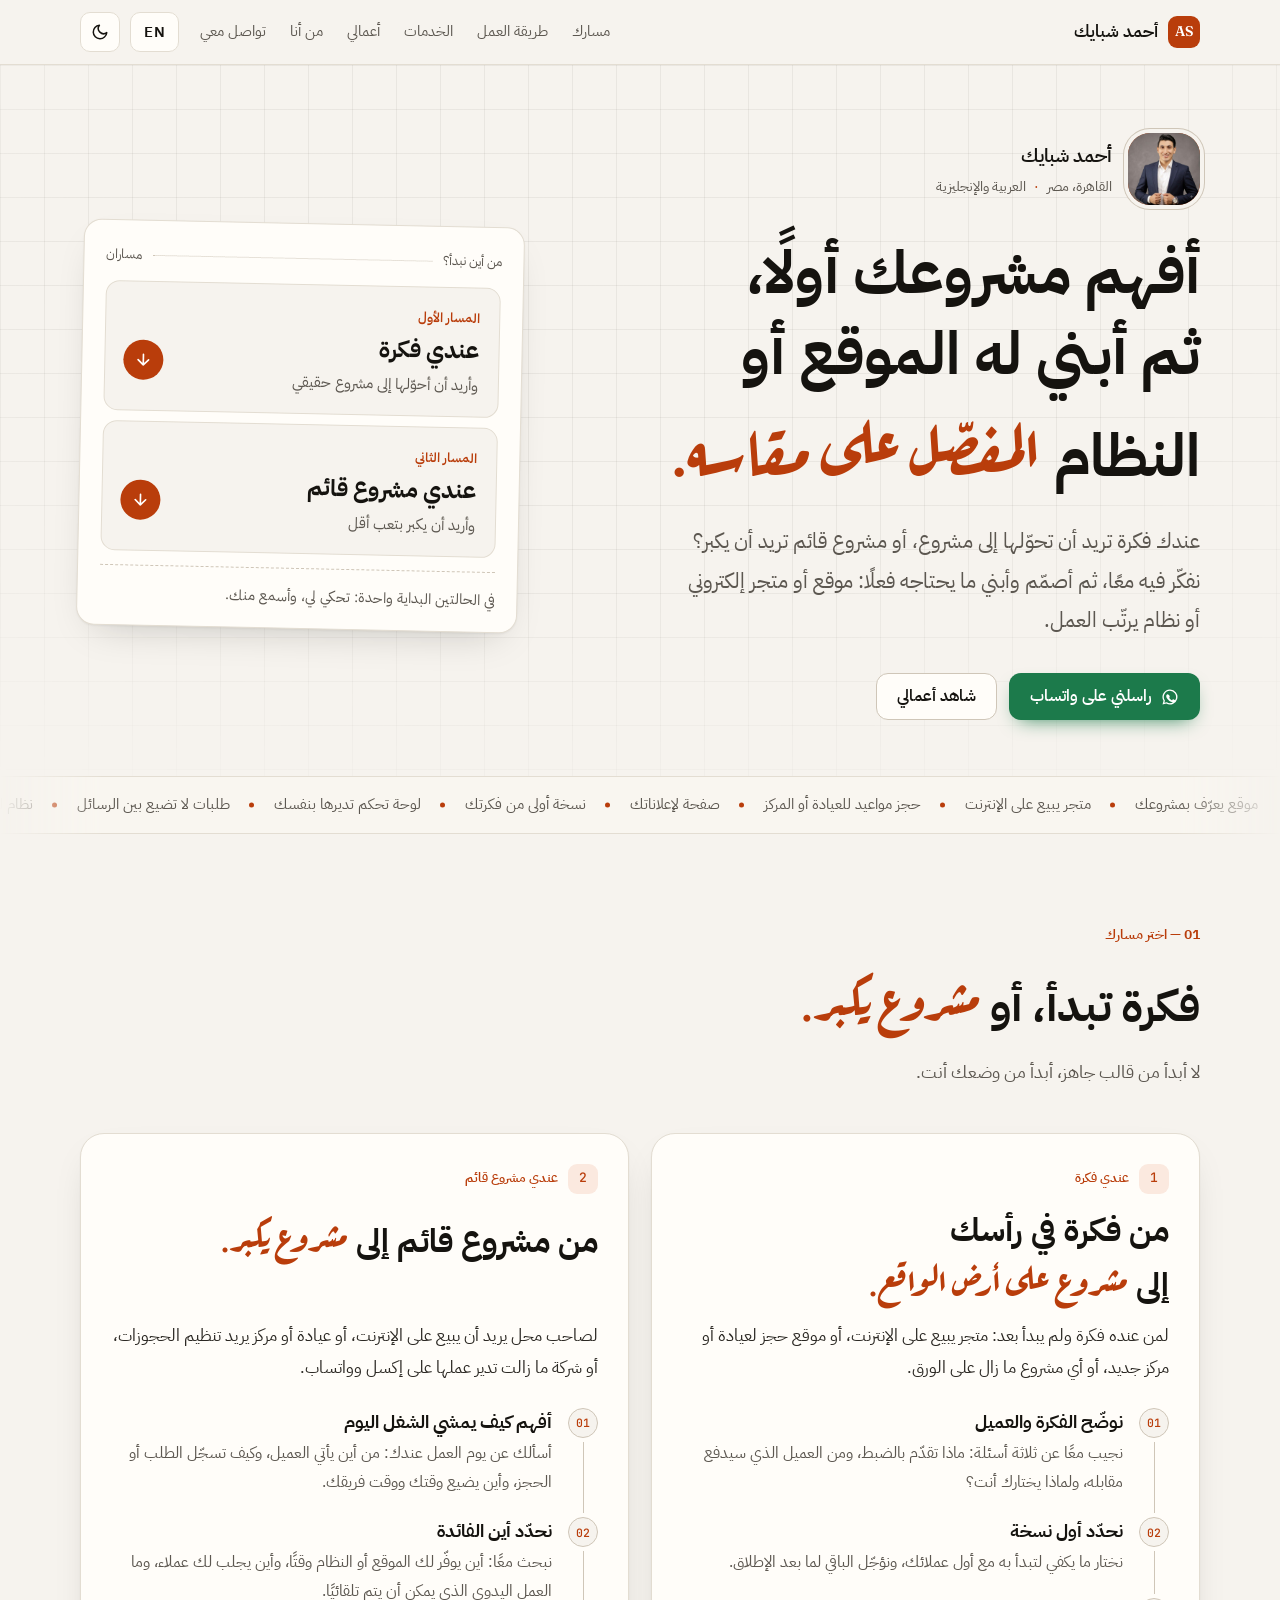
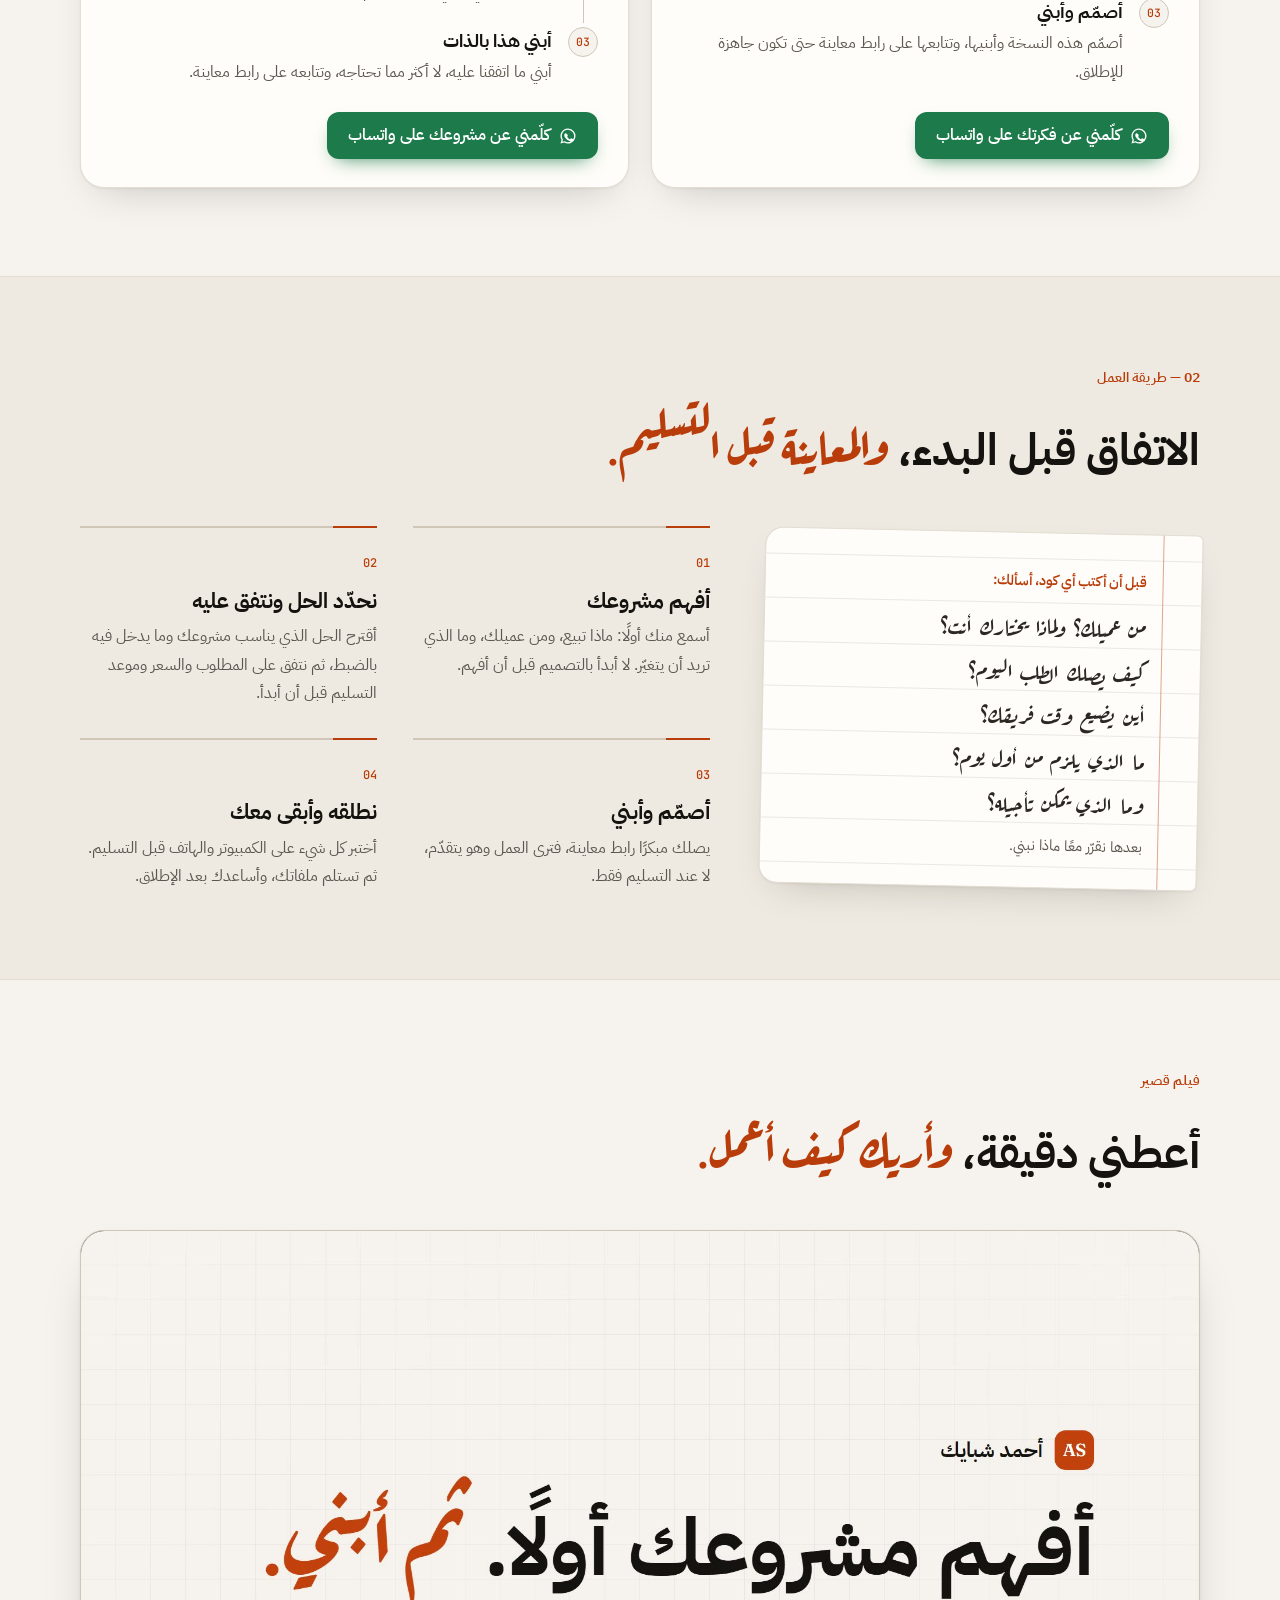
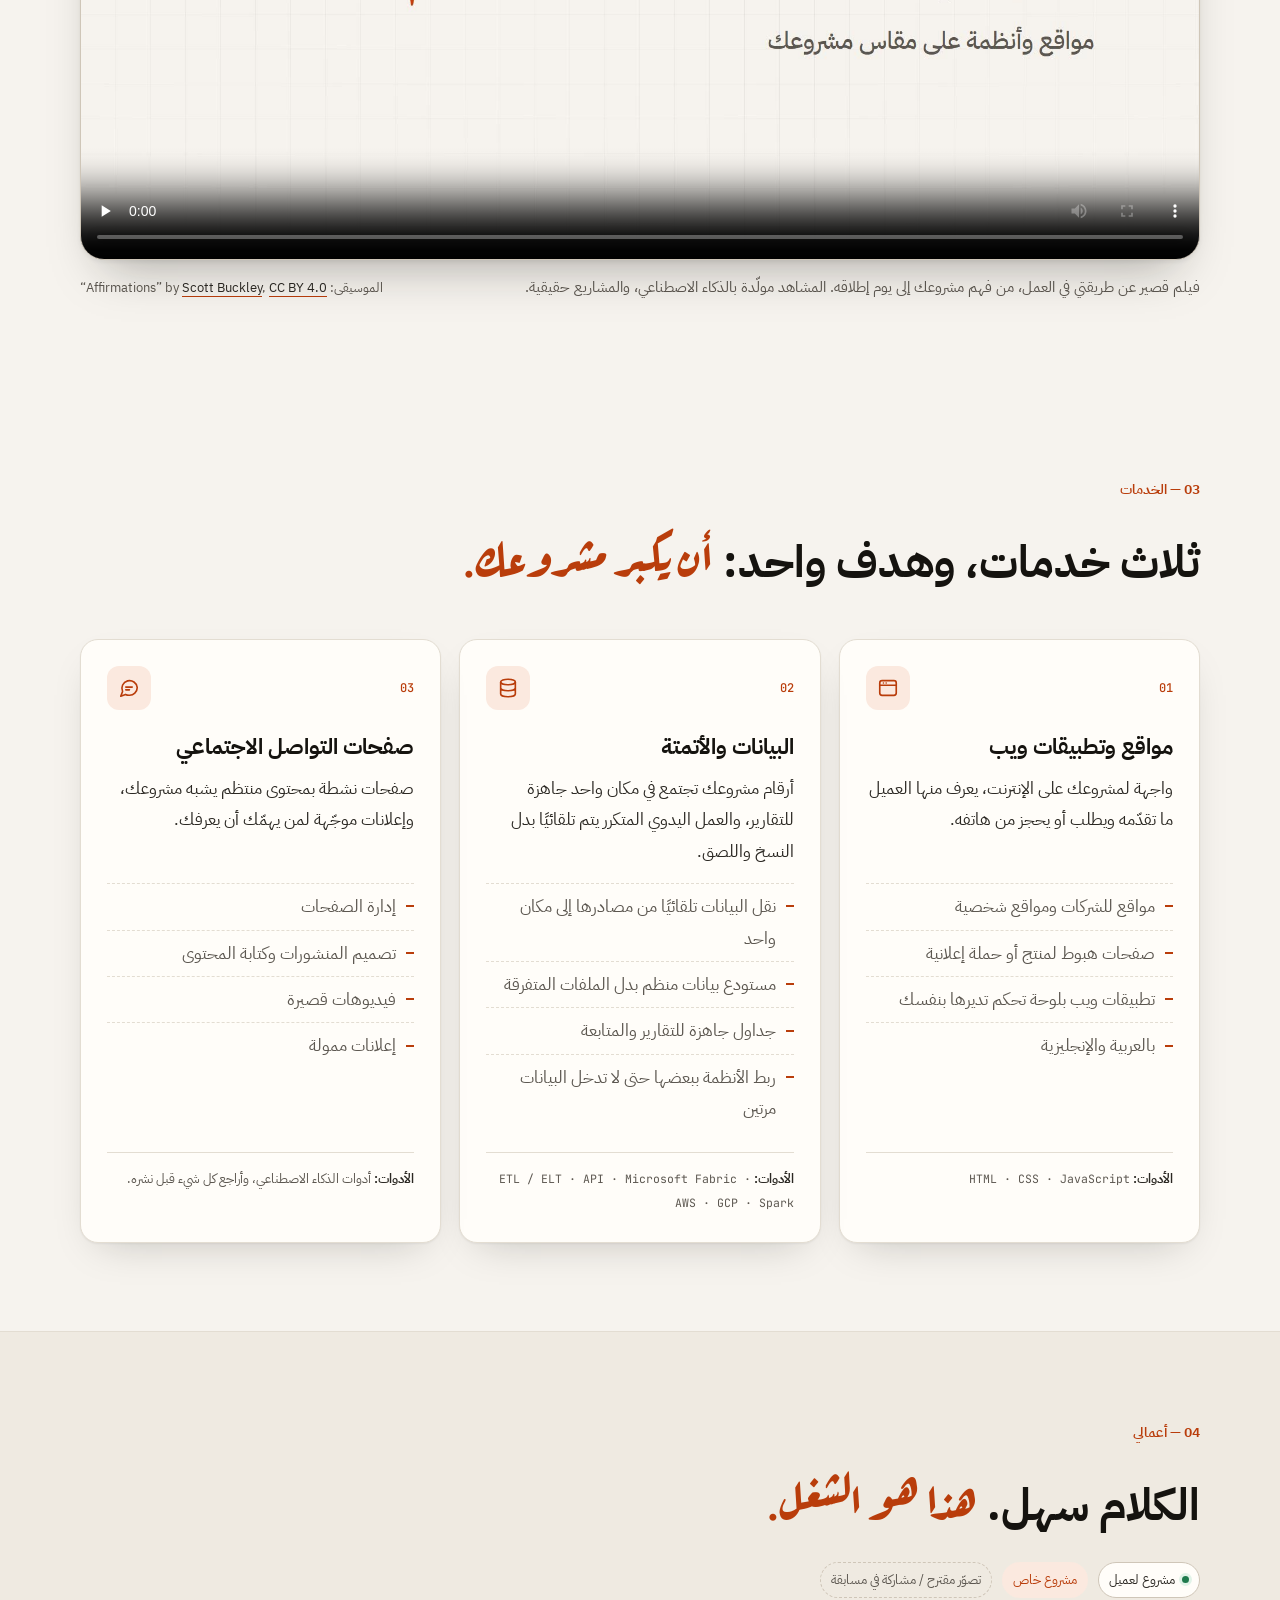
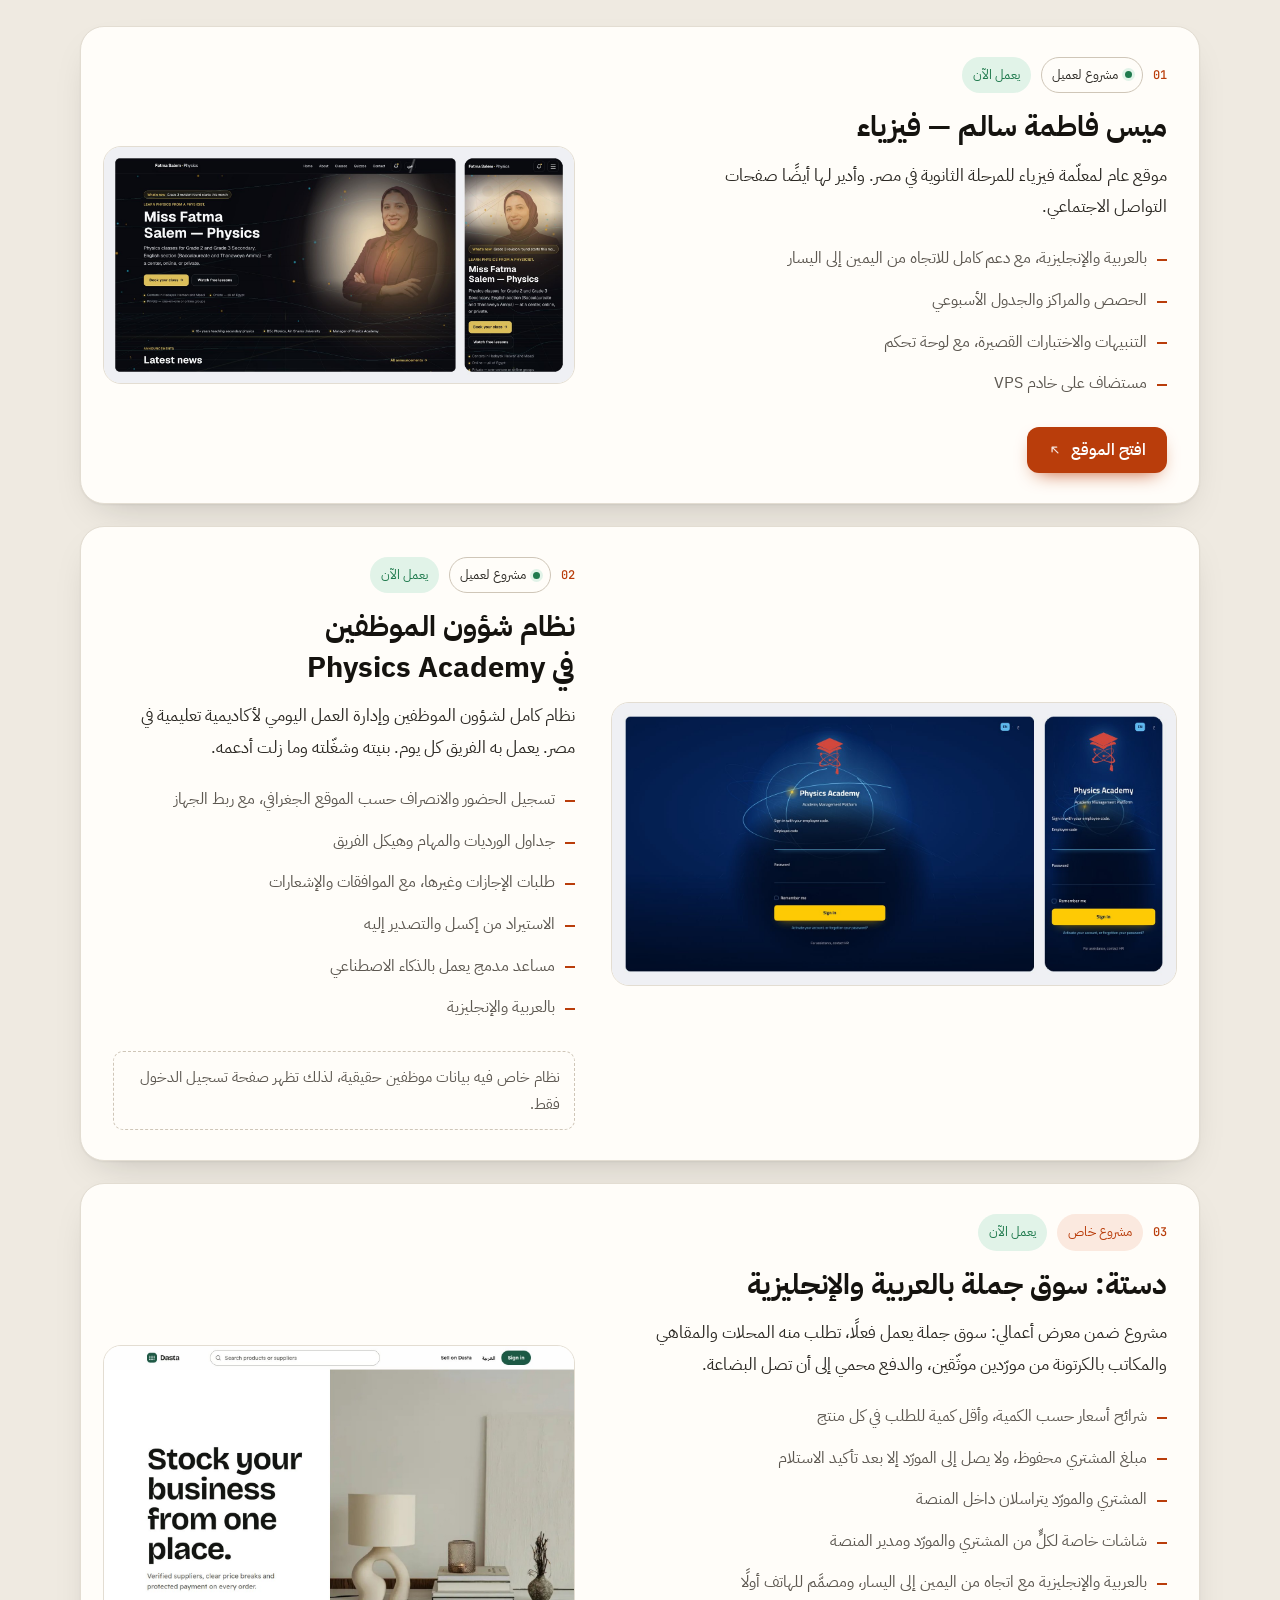
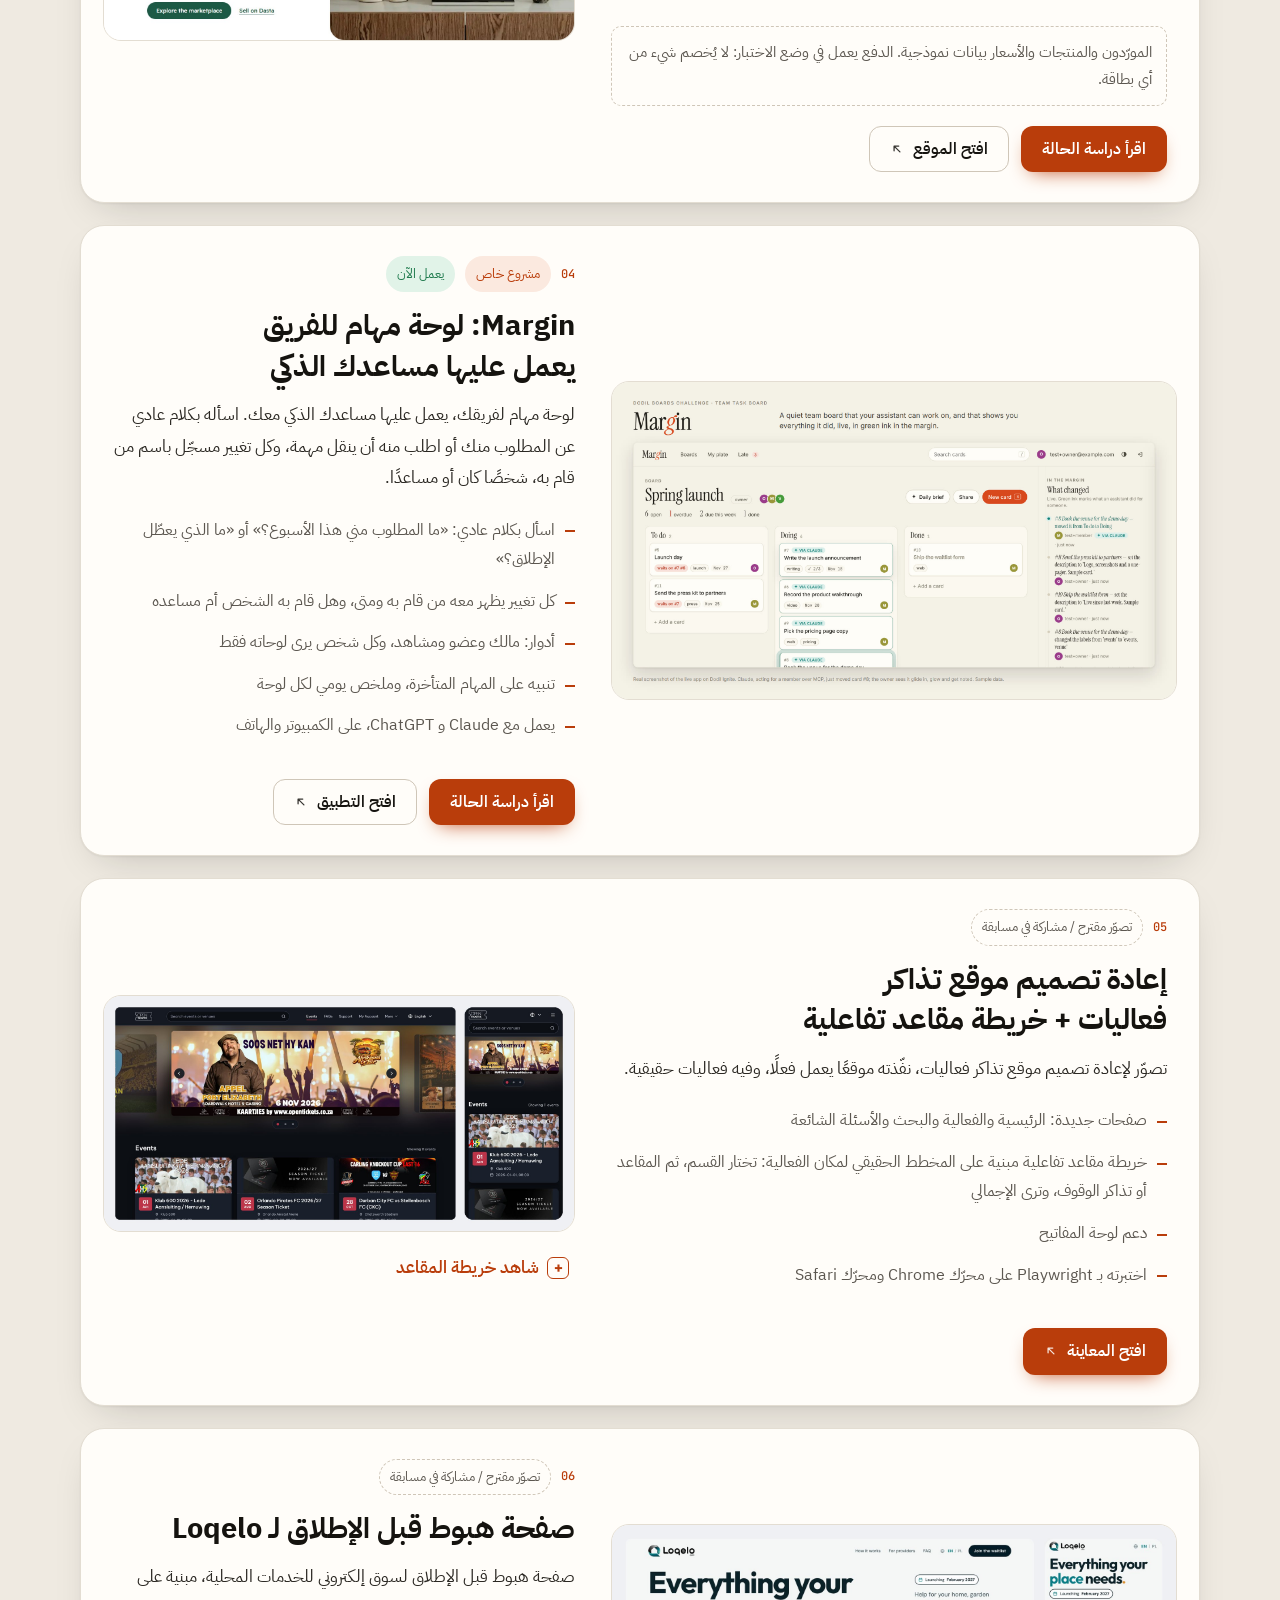
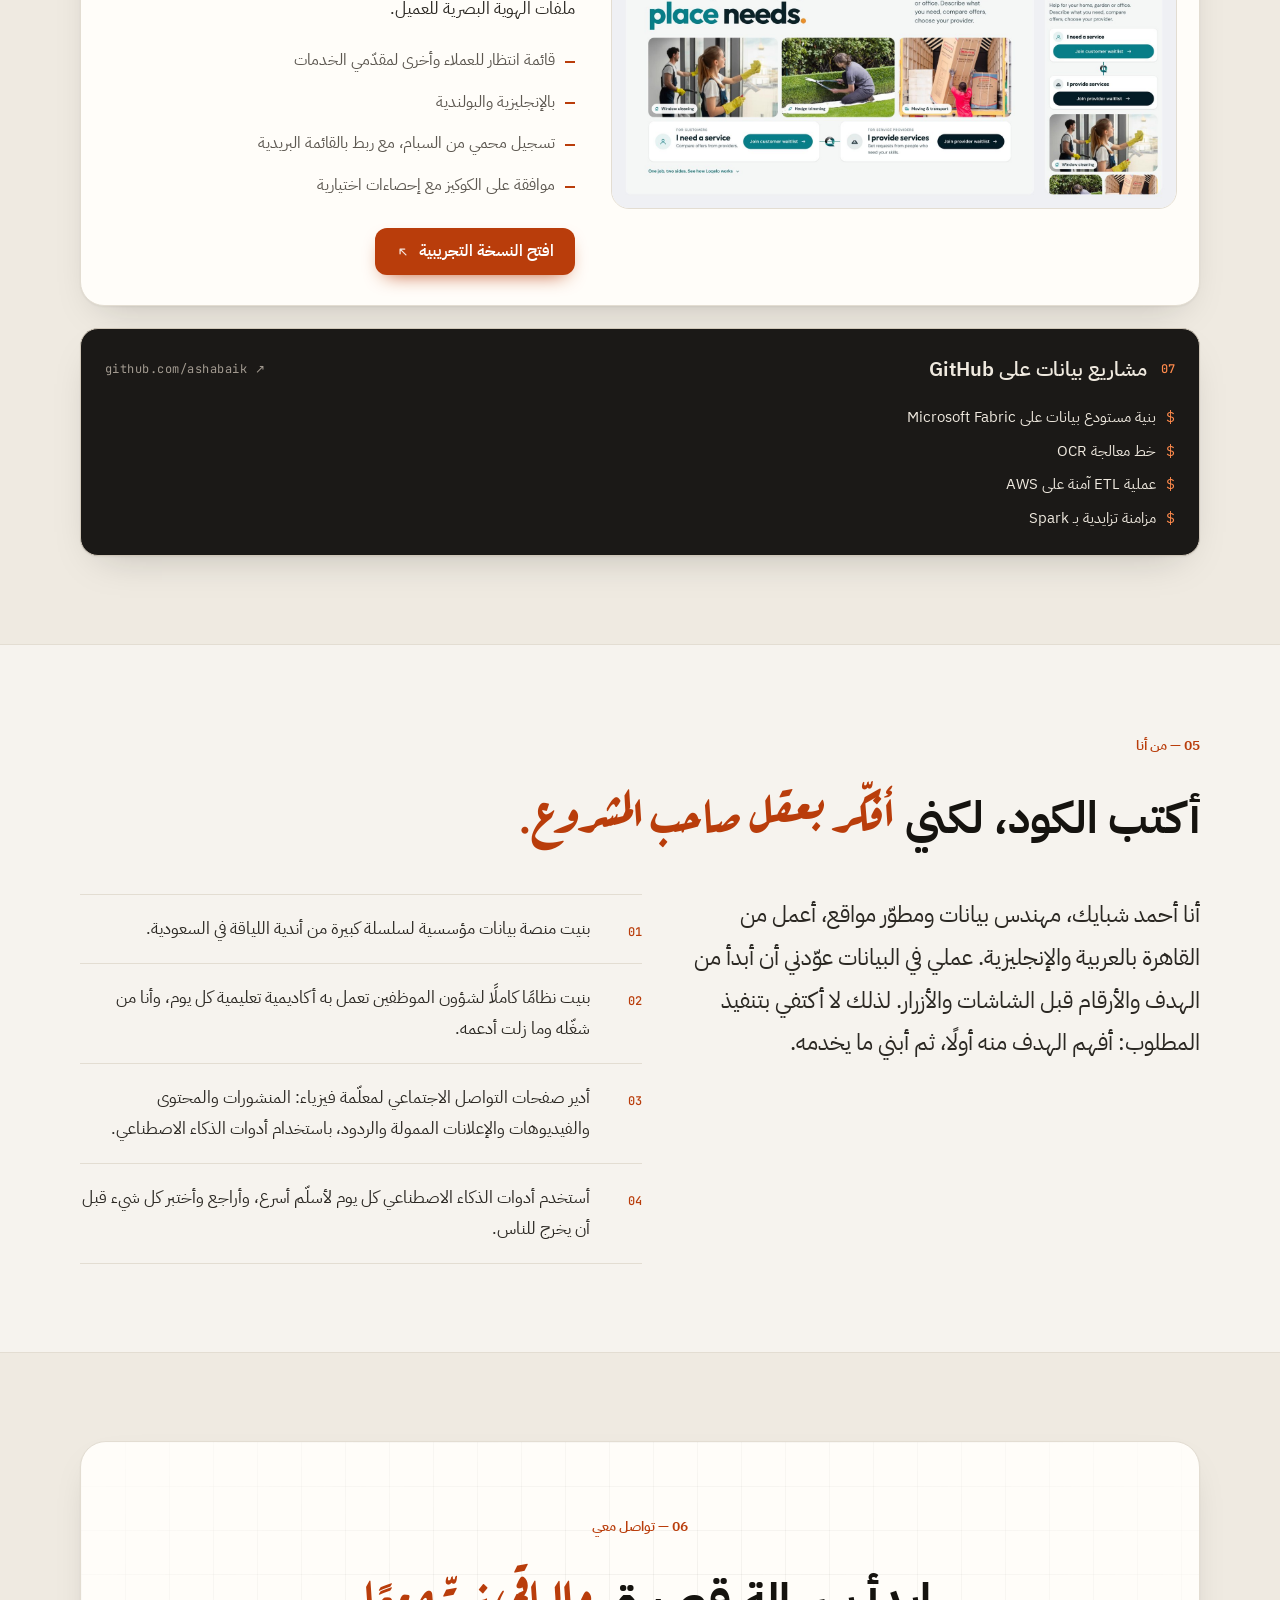
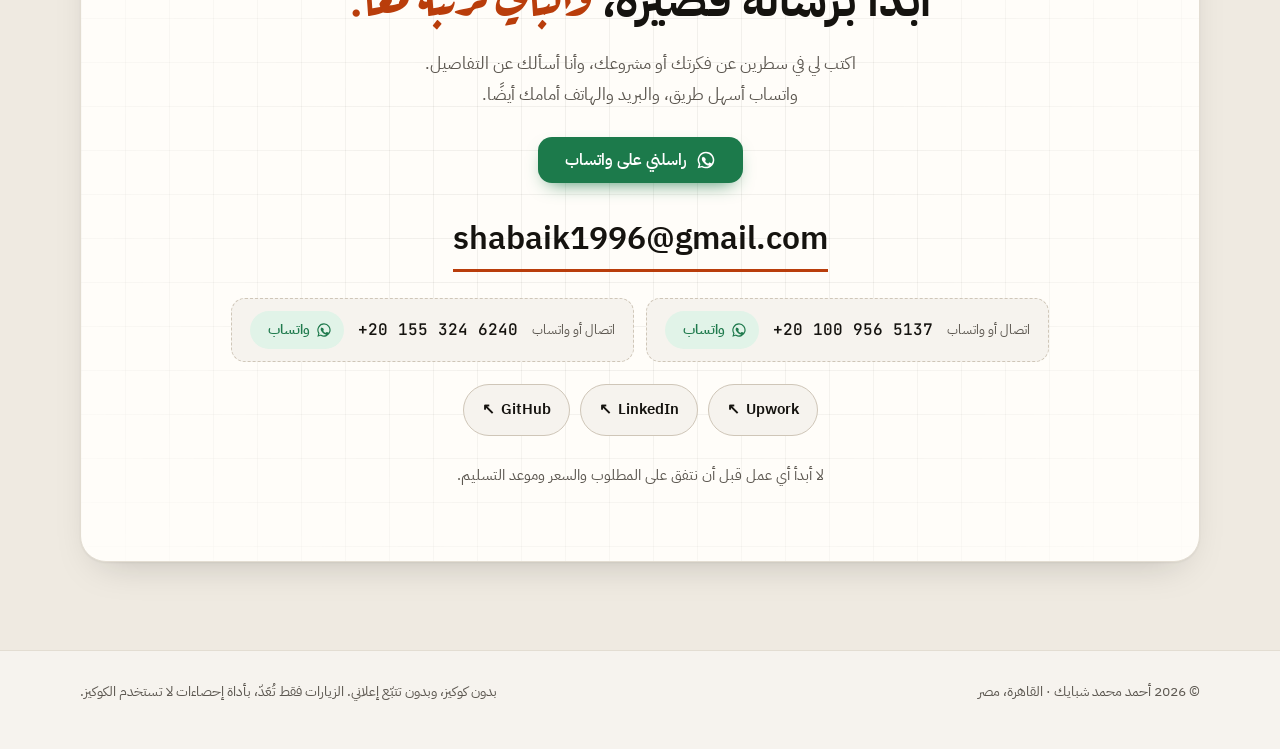
<file: ar/index.html>
<!doctype html>
<html lang="ar" dir="rtl">
<head>
<meta charset="utf-8">
<meta name="viewport" content="width=device-width, initial-scale=1">
<title>أحمد شبايك | مواقع وأنظمة على مقاس مشروعك</title>
<meta name="description" content="عندك فكرة تريد أن تحوّلها إلى مشروع، أو مشروع قائم تريد أن يكبر؟ أفهم مشروعك أولًا، ثم أصمّم وأبني الموقع أو النظام المناسب له. أحمد شبايك، القاهرة.">
<link rel="canonical" href="https://ashabaik.github.io/ar/">
<link rel="alternate" hreflang="en" href="https://ashabaik.github.io/">
<link rel="alternate" hreflang="ar" href="https://ashabaik.github.io/ar/">
<link rel="alternate" hreflang="x-default" href="https://ashabaik.github.io/">
<meta property="og:type" content="website">
<meta property="og:site_name" content="أحمد شبايك">
<meta property="og:url" content="https://ashabaik.github.io/ar/">
<meta property="og:title" content="أحمد شبايك | أفهم مشروعك أولًا، ثم أبني ما يناسبه">
<meta property="og:description" content="عندك فكرة أو مشروع قائم؟ نفكّر فيه معًا، ثم أبني الموقع أو النظام على مقاس مشروعك.">
<meta property="og:image" content="https://ashabaik.github.io/images/og-ar.jpg">
<meta property="og:image:width" content="1200">
<meta property="og:image:height" content="630">
<meta property="og:image:alt" content="أحمد شبايك: أفهم مشروعك أولًا، ثم أبني له الموقع أو النظام المفصّل على مقاسه.">
<meta property="og:locale" content="ar_AR">
<meta property="og:locale:alternate" content="en_US">
<meta name="twitter:card" content="summary_large_image">
<meta name="twitter:title" content="أحمد شبايك | أفهم مشروعك أولًا، ثم أبني ما يناسبه">
<meta name="twitter:description" content="عندك فكرة أو مشروع قائم؟ نفكّر فيه معًا، ثم أبني الموقع أو النظام على مقاس مشروعك.">
<meta name="twitter:image" content="https://ashabaik.github.io/images/og-ar.jpg">
<meta name="theme-color" content="#f6f3ee" media="(prefers-color-scheme: light)">
<meta name="theme-color" content="#121110" media="(prefers-color-scheme: dark)">
<link rel="icon" href="../favicon.svg" type="image/svg+xml">
<link rel="icon" href="../favicon.ico" sizes="32x32">
<link rel="apple-touch-icon" href="../apple-touch-icon.png">
<link rel="preconnect" href="https://fonts.googleapis.com">
<link rel="preconnect" href="https://fonts.gstatic.com" crossorigin>
<!-- The Arabic typefaces are served from this site, and the two the headline needs are fetched first,
     so the headline does not re-wrap after first paint. -->
<link rel="preload" href="../fonts/ibm-plex-sans-arabic-700-arabic.woff2" as="font" type="font/woff2" crossorigin>
<link rel="preload" href="../fonts/aref-ruqaa-700-arabic.woff2" as="font" type="font/woff2" crossorigin>
<link rel="stylesheet" href="../fonts/fonts-ar.css">
<!-- Only the two letters of the "AS" mark, in the English page's display typeface. -->
<link href="https://fonts.googleapis.com/css2?family=Fraunces:opsz,wght@9..144,600&text=AS&display=swap" rel="stylesheet" media="print" onload="this.media='all'"><noscript><link href="https://fonts.googleapis.com/css2?family=Fraunces:opsz,wght@9..144,600&text=AS&display=swap" rel="stylesheet"></noscript>
<link rel="stylesheet" href="../styles.css">
<script>
/* Apply a saved theme before first paint to avoid a flash. */
(function(){document.documentElement.classList.add('js');try{var t=localStorage.getItem('theme');if(t==='light'||t==='dark'){document.documentElement.setAttribute('data-theme',t);}}catch(e){}})();
</script>
<script type="application/ld+json">
{"@context":"https://schema.org","@type":"Person","name":"أحمد شبايك","alternateName":"Ahmed Shabayek","url":"https://ashabaik.github.io/ar/","image":"https://ashabaik.github.io/images/profile.jpg","email":"mailto:shabaik1996@gmail.com","address":{"@type":"PostalAddress","addressLocality":"القاهرة","addressCountry":"EG"},"knowsLanguage":["ar","en"],"sameAs":["https://www.linkedin.com/in/ahmed-mohamed-280481273","https://github.com/ashabaik","https://www.upwork.com/freelancers/~01006d1c8f94fd8e82"]}
</script>
</head>
<body>
<a class="skip" href="#main">انتقل إلى المحتوى</a>

<header class="site-header">
  <div class="wrap header-row">
    <a class="brand" href="#top">
      <span class="brand-mark" aria-hidden="true">AS</span>
      <span class="brand-name" aria-hidden="true">أحمد شبايك</span>
      <span class="sr-only">أحمد شبايك، العودة إلى أعلى الصفحة</span>
    </a>
    <nav class="site-nav" aria-label="القائمة الرئيسية">
      <button class="menu-btn" type="button" aria-expanded="false" aria-controls="nav-list">
        <span class="menu-icon" aria-hidden="true"><span></span><span></span></span>
        <span class="menu-label">القائمة</span>
      </button>
      <ul id="nav-list" class="nav-list">
        <li><a href="#paths">مسارك</a></li>
        <li><a href="#process">طريقة العمل</a></li>
        <li><a href="#services">الخدمات</a></li>
        <li><a href="#work">أعمالي</a></li>
        <li><a href="#about">من أنا</a></li>
        <li><a href="#contact">تواصل معي</a></li>
      </ul>
    </nav>
    <a class="lang-switch" href="../" lang="en" hreflang="en" aria-label="EN: English version of this page">EN</a>
    <button class="theme-btn" type="button" aria-label="التبديل إلى الوضع الداكن" title="تبديل المظهر" data-label-dark="التبديل إلى الوضع الداكن" data-label-light="التبديل إلى الوضع الفاتح">
      <svg class="icon-moon" width="18" height="18" viewBox="0 0 24 24" fill="none" stroke="currentColor" stroke-width="2" stroke-linecap="round" stroke-linejoin="round" aria-hidden="true"><path d="M21 12.8A9 9 0 1 1 11.2 3a7 7 0 0 0 9.8 9.8z"/></svg>
      <svg class="icon-sun" width="18" height="18" viewBox="0 0 24 24" fill="none" stroke="currentColor" stroke-width="2" stroke-linecap="round" stroke-linejoin="round" aria-hidden="true"><circle cx="12" cy="12" r="4"/><path d="M12 2v2M12 20v2M4.9 4.9l1.4 1.4M17.7 17.7l1.4 1.4M2 12h2M20 12h2M4.9 19.1l1.4-1.4M17.7 6.3l1.4-1.4"/></svg>
    </button>
  </div>
</header>

<main id="main">
  <!-- HERO -->
  <section class="hero" id="top">
    <div class="wrap hero-grid">
      <div class="hero-copy">
        <div class="identity reveal">
          <div class="avatar">
            <span class="avatar-mono" aria-hidden="true">AS</span>
            <img class="avatar-img" src="../images/profile.jpg" alt="أحمد شبايك" width="88" height="88" decoding="async" onerror="this.remove()">
          </div>
          <div class="identity-text">
            <p class="identity-name">أحمد شبايك</p>
            <p class="identity-meta"><span>القاهرة، مصر</span><span class="sep" aria-hidden="true">·</span><span>العربية والإنجليزية</span></p>
          </div>
        </div>
        <h1 class="hero-title reveal">أفهم مشروعك أولًا، ثم أبني له الموقع أو النظام <em>المفصّل على مقاسه.</em></h1>
        <p class="hero-lead reveal">عندك فكرة تريد أن تحوّلها إلى مشروع، أو مشروع قائم تريد أن يكبر؟ نفكّر فيه معًا، ثم أصمّم وأبني ما يحتاجه فعلًا: موقع أو متجر إلكتروني أو نظام يرتّب العمل.</p>
        <div class="btn-row reveal">
          <a class="btn btn-wa" href="https://wa.me/201009565137" target="_blank" rel="noopener"><svg width="18" height="18" viewBox="0 0 24 24" fill="currentColor" aria-hidden="true"><path d="M12 2a10 10 0 0 0-8.6 15.1L2 22l5-1.3A10 10 0 1 0 12 2zm0 1.8a8.2 8.2 0 1 1-4.2 15.3l-.3-.2-3 .8.8-2.9-.2-.3A8.2 8.2 0 0 1 12 3.8zm-3.3 4.4c-.2 0-.5 0-.7.3-.3.3-1 1-1 2.4s1 2.8 1.2 3c.1.2 2 3.2 5 4.4 2.5 1 3 .8 3.5.7.6-.1 1.7-.7 2-1.4.2-.7.2-1.3.1-1.4l-.5-.3-1.9-.9c-.2-.1-.4-.1-.6.1l-.9 1.1c-.2.2-.3.2-.6.1a6.7 6.7 0 0 1-3.3-2.9c-.3-.4.2-.4.7-1.4.1-.2 0-.4 0-.5l-.9-2.1c-.2-.5-.4-.5-.6-.5h-.5z"/></svg>راسلني على واتساب<span class="sr-only"> (يفتح في تبويب جديد)</span></a>
          <a class="btn btn-ghost" href="#work">شاهد أعمالي</a>
        </div>
      </div>

      <!-- الجمهوران: كل اختيار ينقل الزائر إلى مساره في الأسفل -->
      <nav class="chooser reveal" aria-label="اختر نقطة البداية">
        <p class="chooser-head"><span>من أين نبدأ؟</span><span class="index-dots" aria-hidden="true"></span><span aria-hidden="true">مساران</span></p>
        <a class="path-pick" href="#idea">
          <span class="path-pick-tag">المسار الأول</span>
          <span class="path-pick-title">عندي فكرة</span>
          <span class="path-pick-sub">وأريد أن أحوّلها إلى مشروع حقيقي</span>
          <span class="path-pick-go" aria-hidden="true"><svg width="18" height="18" viewBox="0 0 24 24" fill="none" stroke="currentColor" stroke-width="2.2" stroke-linecap="round" stroke-linejoin="round"><path d="M12 5v14M5 12l7 7 7-7"/></svg></span>
        </a>
        <a class="path-pick" href="#business">
          <span class="path-pick-tag">المسار الثاني</span>
          <span class="path-pick-title">عندي مشروع قائم</span>
          <span class="path-pick-sub">وأريد أن يكبر بتعب أقل</span>
          <span class="path-pick-go" aria-hidden="true"><svg width="18" height="18" viewBox="0 0 24 24" fill="none" stroke="currentColor" stroke-width="2.2" stroke-linecap="round" stroke-linejoin="round"><path d="M12 5v14M5 12l7 7 7-7"/></svg></span>
        </a>
        <p class="chooser-foot">في الحالتين البداية واحدة: تحكي لي، وأسمع منك.</p>
      </nav>
    </div>
  </section>

  <!-- الشريط: ما أبنيه، بكلام أصحاب المشاريع -->
  <div class="ribbon" aria-label="ما أبنيه لمشروعك">
    <ul class="ribbon-track">
      <li>موقع يعرّف بمشروعك</li><li>متجر يبيع على الإنترنت</li><li>حجز مواعيد للعيادة أو المركز</li><li>صفحة لإعلاناتك</li><li>نسخة أولى من فكرتك</li><li>لوحة تحكم تديرها بنفسك</li><li>طلبات لا تضيع بين الرسائل</li><li>نظام لشؤون الموظفين</li><li>بديل للجداول المتفرقة</li><li>تقارير واضحة من أرقامك</li><li>عمل متكرر يتم تلقائيًا</li><li>إدارة صفحات التواصل الاجتماعي</li>
    </ul>
    <ul class="ribbon-track" aria-hidden="true">
      <li>موقع يعرّف بمشروعك</li><li>متجر يبيع على الإنترنت</li><li>حجز مواعيد للعيادة أو المركز</li><li>صفحة لإعلاناتك</li><li>نسخة أولى من فكرتك</li><li>لوحة تحكم تديرها بنفسك</li><li>طلبات لا تضيع بين الرسائل</li><li>نظام لشؤون الموظفين</li><li>بديل للجداول المتفرقة</li><li>تقارير واضحة من أرقامك</li><li>عمل متكرر يتم تلقائيًا</li><li>إدارة صفحات التواصل الاجتماعي</li>
    </ul>
  </div>

  <!-- المساران -->
  <section class="section" id="paths">
    <div class="wrap">
      <div class="section-head reveal">
        <p class="eyebrow">01 — اختر مسارك</p>
        <h2>فكرة تبدأ، أو <em>مشروع يكبر.</em></h2>
        <p class="section-intro">لا أبدأ من قالب جاهز، أبدأ من وضعك أنت.</p>
      </div>
      <div class="path-grid">
        <article class="path reveal" id="idea">
          <p class="path-tag"><span class="path-letter" aria-hidden="true">1</span>عندي فكرة</p>
          <h3>من فكرة في رأسك إلى <em>مشروع على أرض الواقع.</em></h3>
          <p class="path-for">لمن عنده فكرة ولم يبدأ بعد: متجر يبيع على الإنترنت، أو موقع حجز لعيادة أو مركز جديد، أو أي مشروع ما زال على الورق.</p>
          <ol class="path-steps">
            <li><h4>نوضّح الفكرة والعميل</h4><p>نجيب معًا عن ثلاثة أسئلة: ماذا تقدّم بالضبط، ومن العميل الذي سيدفع مقابله، ولماذا يختارك أنت؟</p></li>
            <li><h4>نحدّد أول نسخة</h4><p>نختار ما يكفي لتبدأ به مع أول عملائك، ونؤجّل الباقي لما بعد الإطلاق.</p></li>
            <li><h4>أصمّم وأبني</h4><p>أصمّم هذه النسخة وأبنيها، وتتابعها على رابط معاينة حتى تكون جاهزة للإطلاق.</p></li>
          </ol>
          <a class="btn btn-wa" href="https://wa.me/201009565137?text=%D8%A7%D9%84%D8%B3%D9%84%D8%A7%D9%85%20%D8%B9%D9%84%D9%8A%D9%83%D9%85%20%D9%8A%D8%A7%20%D8%A3%D8%AD%D9%85%D8%AF%D8%8C%20%D8%B9%D9%86%D8%AF%D9%8A%20%D9%81%D9%83%D8%B1%D8%A9%20%D9%85%D8%B4%D8%B1%D9%88%D8%B9.%20%D9%85%D9%85%D9%83%D9%86%20%D9%86%D8%AA%D9%83%D9%84%D9%85%20%D8%B9%D9%86%D9%87%D8%A7%D8%9F" target="_blank" rel="noopener"><svg width="18" height="18" viewBox="0 0 24 24" fill="currentColor" aria-hidden="true"><path d="M12 2a10 10 0 0 0-8.6 15.1L2 22l5-1.3A10 10 0 1 0 12 2zm0 1.8a8.2 8.2 0 1 1-4.2 15.3l-.3-.2-3 .8.8-2.9-.2-.3A8.2 8.2 0 0 1 12 3.8zm-3.3 4.4c-.2 0-.5 0-.7.3-.3.3-1 1-1 2.4s1 2.8 1.2 3c.1.2 2 3.2 5 4.4 2.5 1 3 .8 3.5.7.6-.1 1.7-.7 2-1.4.2-.7.2-1.3.1-1.4l-.5-.3-1.9-.9c-.2-.1-.4-.1-.6.1l-.9 1.1c-.2.2-.3.2-.6.1a6.7 6.7 0 0 1-3.3-2.9c-.3-.4.2-.4.7-1.4.1-.2 0-.4 0-.5l-.9-2.1c-.2-.5-.4-.5-.6-.5h-.5z"/></svg>كلّمني عن فكرتك على واتساب<span class="sr-only"> (يفتح واتساب في تبويب جديد)</span></a>
        </article>
        <article class="path reveal" id="business">
          <p class="path-tag"><span class="path-letter" aria-hidden="true">2</span>عندي مشروع قائم</p>
          <h3>من مشروع قائم إلى <em>مشروع يكبر.</em></h3>
          <p class="path-for">لصاحب محل يريد أن يبيع على الإنترنت، أو عيادة أو مركز يريد تنظيم الحجوزات، أو شركة ما زالت تدير عملها على إكسل وواتساب.</p>
          <ol class="path-steps">
            <li><h4>أفهم كيف يمشي الشغل اليوم</h4><p>أسألك عن يوم العمل عندك: من أين يأتي العميل، وكيف تسجّل الطلب أو الحجز، وأين يضيع وقتك ووقت فريقك.</p></li>
            <li><h4>نحدّد أين الفائدة</h4><p>نبحث معًا: أين يوفّر لك الموقع أو النظام وقتًا، وأين يجلب لك عملاء، وما العمل اليدوي الذي يمكن أن يتم تلقائيًا.</p></li>
            <li><h4>أبني هذا بالذات</h4><p>أبني ما اتفقنا عليه، لا أكثر مما تحتاجه، وتتابعه على رابط معاينة.</p></li>
          </ol>
          <a class="btn btn-wa" href="https://wa.me/201009565137?text=%D8%A7%D9%84%D8%B3%D9%84%D8%A7%D9%85%20%D8%B9%D9%84%D9%8A%D9%83%D9%85%20%D9%8A%D8%A7%20%D8%A3%D8%AD%D9%85%D8%AF%D8%8C%20%D8%B9%D9%86%D8%AF%D9%8A%20%D9%85%D8%B4%D8%B1%D9%88%D8%B9%20%D9%82%D8%A7%D8%A6%D9%85%20%D9%88%D8%A3%D9%81%D9%83%D9%91%D8%B1%20%D9%81%D9%8A%20%D9%85%D9%88%D9%82%D8%B9%20%D8%A3%D9%88%20%D9%86%D8%B8%D8%A7%D9%85%20%D9%8A%D8%B3%D8%A7%D8%B9%D8%AF%D9%86%D9%8A.%20%D9%85%D9%85%D9%83%D9%86%20%D9%86%D8%AA%D9%83%D9%84%D9%85%D8%9F" target="_blank" rel="noopener"><svg width="18" height="18" viewBox="0 0 24 24" fill="currentColor" aria-hidden="true"><path d="M12 2a10 10 0 0 0-8.6 15.1L2 22l5-1.3A10 10 0 1 0 12 2zm0 1.8a8.2 8.2 0 1 1-4.2 15.3l-.3-.2-3 .8.8-2.9-.2-.3A8.2 8.2 0 0 1 12 3.8zm-3.3 4.4c-.2 0-.5 0-.7.3-.3.3-1 1-1 2.4s1 2.8 1.2 3c.1.2 2 3.2 5 4.4 2.5 1 3 .8 3.5.7.6-.1 1.7-.7 2-1.4.2-.7.2-1.3.1-1.4l-.5-.3-1.9-.9c-.2-.1-.4-.1-.6.1l-.9 1.1c-.2.2-.3.2-.6.1a6.7 6.7 0 0 1-3.3-2.9c-.3-.4.2-.4.7-1.4.1-.2 0-.4 0-.5l-.9-2.1c-.2-.5-.4-.5-.6-.5h-.5z"/></svg>كلّمني عن مشروعك على واتساب<span class="sr-only"> (يفتح واتساب في تبويب جديد)</span></a>
        </article>
      </div>
    </div>
  </section>

  <!-- طريقة العمل -->
  <section class="section section-alt" id="process">
    <div class="wrap">
      <div class="section-head reveal">
        <p class="eyebrow">02 — طريقة العمل</p>
        <h2>الاتفاق قبل البدء، <em>والمعاينة قبل التسليم.</em></h2>
      </div>
      <div class="process-grid">
        <aside class="notebook reveal" aria-label="أسئلة أسألها قبل أن أكتب أي كود">
          <p class="notebook-head">قبل أن أكتب أي كود، أسألك:</p>
          <ul>
            <li>من عميلك؟ ولماذا يختارك أنت؟</li>
            <li>كيف يصلك الطلب اليوم؟</li>
            <li>أين يضيع وقت فريقك؟</li>
            <li>ما الذي يلزم من أول يوم؟</li>
            <li>وما الذي يمكن تأجيله؟</li>
          </ul>
          <p class="notebook-foot">بعدها نقرّر معًا ماذا نبني.</p>
        </aside>
        <ol class="steps">
          <li class="step reveal"><span class="num">01</span><h3>أفهم مشروعك</h3><p>أسمع منك أولًا: ماذا تبيع، ومن عميلك، وما الذي تريد أن يتغيّر. لا أبدأ بالتصميم قبل أن أفهم.</p></li>
          <li class="step reveal"><span class="num">02</span><h3>نحدّد الحل ونتفق عليه</h3><p>أقترح الحل الذي يناسب مشروعك وما يدخل فيه بالضبط، ثم نتفق على المطلوب والسعر وموعد التسليم قبل أن أبدأ.</p></li>
          <li class="step reveal"><span class="num">03</span><h3>أصمّم وأبني</h3><p>يصلك مبكرًا رابط معاينة، فترى العمل وهو يتقدّم، لا عند التسليم فقط.</p></li>
          <li class="step reveal"><span class="num">04</span><h3>نطلقه وأبقى معك</h3><p>أختبر كل شيء على الكمبيوتر والهاتف قبل التسليم. ثم تستلم ملفاتك، وأساعدك بعد الإطلاق.</p></li>
        </ol>
      </div>
    </div>
  </section>

  <!-- الفيلم: النسخة العرضية على الشاشات الواسعة والطولية على الهاتف. لا يُحمَّل شيء قبل الضغط على زر التشغيل. -->
  <section class="section" id="film">
    <div class="wrap">
      <div class="section-head reveal">
        <p class="eyebrow">فيلم قصير</p>
        <h2>أعطني دقيقة، <em>وأريك كيف أعمل.</em></h2>
      </div>
      <figure class="film reveal">
        <div class="film-frame has-vertical">
          <video controls playsinline preload="none" poster="../video/ahmed-promo-ar-16x9-poster.jpg" data-poster-tall="../video/ahmed-promo-ar-9x16-poster.jpg" aria-label="فيلم قصير عن طريقة عمل أحمد شبايك، من أول حديث إلى يوم الإطلاق. موسيقى ونصوص على الشاشة، بدون كلام.">
            <source src="../video/ahmed-promo-ar-9x16.mp4" type="video/mp4" media="(max-width: 600px)">
            <source src="../video/ahmed-promo-ar-16x9.mp4" type="video/mp4">
          </video>
        </div>
        <figcaption class="film-meta">
          <span>فيلم قصير عن طريقتي في العمل، من فهم مشروعك إلى يوم إطلاقه. المشاهد مولّدة بالذكاء الاصطناعي، والمشاريع حقيقية.</span>
          <span class="film-credit">الموسيقى: <span class="ltr" lang="en">“Affirmations” by <a href="https://www.scottbuckley.com.au" target="_blank" rel="noopener">Scott Buckley</a>, <a href="https://creativecommons.org/licenses/by/4.0/" target="_blank" rel="noopener">CC BY 4.0</a></span><span class="sr-only"> (الروابط تفتح في تبويب جديد)</span></span>
        </figcaption>
      </figure>
    </div>
  </section>

  <!-- الخدمات -->
  <section class="section" id="services">
    <div class="wrap">
      <div class="section-head reveal">
        <p class="eyebrow">03 — الخدمات</p>
        <h2>ثلاث خدمات، وهدف واحد: <em>أن يكبر مشروعك.</em></h2>
      </div>
      <div class="service-grid">
        <article class="service reveal">
          <div class="service-top"><span class="num">01</span><span class="service-icon" aria-hidden="true"><svg width="22" height="22" viewBox="0 0 24 24" fill="none" stroke="currentColor" stroke-width="1.8" stroke-linecap="round" stroke-linejoin="round"><rect x="3" y="4" width="18" height="16" rx="2.5"/><path d="M3 9h18M7 6.5h.01M10 6.5h.01"/></svg></span></div>
          <h3>مواقع وتطبيقات ويب</h3>
          <p class="service-outcome">واجهة لمشروعك على الإنترنت، يعرف منها العميل ما تقدّمه ويطلب أو يحجز من هاتفه.</p>
          <ul>
            <li>مواقع للشركات ومواقع شخصية</li>
            <li>صفحات هبوط لمنتج أو حملة إعلانية</li>
            <li>تطبيقات ويب بلوحة تحكم تديرها بنفسك</li>
            <li>بالعربية والإنجليزية</li>
          </ul>
          <p class="service-tools"><b>الأدوات:</b> <span class="ltr" lang="en">HTML · CSS · JavaScript</span></p>
        </article>
        <article class="service reveal">
          <div class="service-top"><span class="num">02</span><span class="service-icon" aria-hidden="true"><svg width="22" height="22" viewBox="0 0 24 24" fill="none" stroke="currentColor" stroke-width="1.8" stroke-linecap="round" stroke-linejoin="round"><ellipse cx="12" cy="5.5" rx="8" ry="3"/><path d="M4 5.5v6.5c0 1.7 3.6 3 8 3s8-1.3 8-3V5.5M4 12v6.5c0 1.7 3.6 3 8 3s8-1.3 8-3V12"/></svg></span></div>
          <h3>البيانات والأتمتة</h3>
          <p class="service-outcome">أرقام مشروعك تجتمع في مكان واحد جاهزة للتقارير، والعمل اليدوي المتكرر يتم تلقائيًا بدل النسخ واللصق.</p>
          <ul>
            <li>نقل البيانات تلقائيًا من مصادرها إلى مكان واحد</li>
            <li>مستودع بيانات منظم بدل الملفات المتفرقة</li>
            <li>جداول جاهزة للتقارير والمتابعة</li>
            <li>ربط الأنظمة ببعضها حتى لا تدخل البيانات مرتين</li>
          </ul>
          <p class="service-tools"><b>الأدوات:</b> <span class="ltr" lang="en">ETL / ELT · API · Microsoft Fabric · AWS · GCP · Spark</span></p>
        </article>
        <article class="service reveal">
          <div class="service-top"><span class="num">03</span><span class="service-icon" aria-hidden="true"><svg width="22" height="22" viewBox="0 0 24 24" fill="none" stroke="currentColor" stroke-width="1.8" stroke-linecap="round" stroke-linejoin="round"><path d="M21 11.5a8.4 8.4 0 0 1-9 8.4 8.5 8.5 0 0 1-3.8-.9L3 21l2-5.2A8.4 8.4 0 1 1 21 11.5z"/><path d="M8.5 11h7M8.5 14h4"/></svg></span></div>
          <h3>صفحات التواصل الاجتماعي</h3>
          <p class="service-outcome">صفحات نشطة بمحتوى منتظم يشبه مشروعك، وإعلانات موجّهة لمن يهمّك أن يعرفك.</p>
          <ul>
            <li>إدارة الصفحات</li>
            <li>تصميم المنشورات وكتابة المحتوى</li>
            <li>فيديوهات قصيرة</li>
            <li>إعلانات ممولة</li>
          </ul>
          <p class="service-tools"><b>الأدوات:</b> أدوات الذكاء الاصطناعي، وأراجع كل شيء قبل نشره.</p>
        </article>
      </div>
    </div>
  </section>

  <!-- الأعمال -->
  <section class="section section-alt" id="work">
    <div class="wrap">
      <div class="section-head reveal">
        <p class="eyebrow">04 — أعمالي</p>
        <h2>الكلام سهل. <em>هذا هو الشغل.</em></h2>
      </div>

      <div class="legend reveal" aria-label="طريقة تصنيف المشاريع">
        <span class="badge badge-client"><span class="dot" aria-hidden="true"></span>مشروع لعميل</span>
        <span class="badge badge-own">مشروع خاص</span>
        <span class="badge badge-concept">تصوّر مقترح / مشاركة في مسابقة</span>
      </div>

      <!--
        PROJECTS (same projects, same order, same links and images as the English page).
        To add a project, copy one whole <article class="case reveal"> ... </article> block
        and paste it where you want it in the list (before the GitHub card).
        Nothing else to edit: the number (01, 02, ...) and the right/left alternation are automatic.
        Image paths start with ../images/ on this page.
        Badges: client + live  ->  <span class="badge badge-client"><span class="dot" aria-hidden="true"></span>مشروع لعميل</span><span class="badge badge-live">يعمل الآن</span>
                concept        ->  <span class="badge badge-concept">تصوّر مقترح / مشاركة في مسابقة</span>
      -->
      <div class="work-list">

      <!-- ===== PROJECT: Fatma Salem Physics ===== -->
      <article class="case reveal">
        <figure class="case-media">
          <img src="../images/fatma.jpg" alt="موقع ميس فاطمة سالم للفيزياء، النسخة الإنجليزية، معروض على شاشة كمبيوتر وهاتف" width="1658" height="830" loading="lazy" decoding="async">
        </figure>
        <div class="case-body">
          <p class="case-meta"><span class="num project-num"></span><span class="badge badge-client"><span class="dot" aria-hidden="true"></span>مشروع لعميل</span><span class="badge badge-live">يعمل الآن</span></p>
          <h3>ميس فاطمة سالم — فيزياء</h3>
          <p class="case-desc">موقع عام لمعلّمة فيزياء للمرحلة الثانوية في مصر. وأدير لها أيضًا صفحات التواصل الاجتماعي.</p>
          <ul class="case-list">
            <li>بالعربية والإنجليزية، مع دعم كامل للاتجاه من اليمين إلى اليسار</li>
            <li>الحصص والمراكز والجدول الأسبوعي</li>
            <li>التنبيهات والاختبارات القصيرة، مع لوحة تحكم</li>
            <li>مستضاف على خادم <span lang="en">VPS</span></li>
          </ul>
          <a class="btn btn-primary" href="https://fatma.physicsacademy.cloud/en" target="_blank" rel="noopener">افتح الموقع<svg class="ext flip" width="14" height="14" viewBox="0 0 24 24" fill="none" stroke="currentColor" stroke-width="2.2" stroke-linecap="round" stroke-linejoin="round" aria-hidden="true"><path d="M7 17L17 7M9 7h8v8"/></svg><span class="sr-only">(يفتح في تبويب جديد)</span></a>
        </div>
      </article>
      <!-- ===== END PROJECT ===== -->

      <!-- ===== PROJECT: Physics Academy HR system ===== -->
      <article class="case reveal">
        <figure class="case-media">
          <img src="../images/hr.jpg" alt="صفحة تسجيل الدخول في نظام شؤون الموظفين لـ Physics Academy، معروضة على شاشة كمبيوتر وهاتف" width="1658" height="830" loading="lazy" decoding="async">
        </figure>
        <div class="case-body">
          <p class="case-meta"><span class="num project-num"></span><span class="badge badge-client"><span class="dot" aria-hidden="true"></span>مشروع لعميل</span><span class="badge badge-live">يعمل الآن</span></p>
          <h3>نظام شؤون الموظفين في <span lang="en">Physics Academy</span></h3>
          <p class="case-desc">نظام كامل لشؤون الموظفين وإدارة العمل اليومي لأكاديمية تعليمية في مصر. يعمل به الفريق كل يوم. بنيته وشغّلته وما زلت أدعمه.</p>
          <ul class="case-list">
            <li>تسجيل الحضور والانصراف حسب الموقع الجغرافي، مع ربط الجهاز</li>
            <li>جداول الورديات والمهام وهيكل الفريق</li>
            <li>طلبات الإجازات وغيرها، مع الموافقات والإشعارات</li>
            <li>الاستيراد من إكسل والتصدير إليه</li>
            <li>مساعد مدمج يعمل بالذكاء الاصطناعي</li>
            <li>بالعربية والإنجليزية</li>
          </ul>
          <p class="case-note">نظام خاص فيه بيانات موظفين حقيقية، لذلك تظهر صفحة تسجيل الدخول فقط.</p>
        </div>
      </article>
      <!-- ===== END PROJECT ===== -->

      <!-- ===== PROJECT: Dasta ===== -->
      <article class="case reveal">
        <figure class="case-media">
          <img src="../images/dasta/01-home.jpg" alt="سوق الجملة «دستة»: الصفحة الرئيسية بالإنجليزية" width="1440" height="900" loading="lazy" decoding="async">
        </figure>
        <div class="case-body">
          <p class="case-meta"><span class="num project-num"></span><span class="badge badge-own">مشروع خاص</span><span class="badge badge-live">يعمل الآن</span></p>
          <h3>دستة: سوق جملة بالعربية والإنجليزية</h3>
          <p class="case-desc">مشروع ضمن معرض أعمالي: سوق جملة يعمل فعلًا، تطلب منه المحلات والمقاهي والمكاتب بالكرتونة من مورّدين موثّقين، والدفع محمي إلى أن تصل البضاعة.</p>
          <ul class="case-list">
            <li>شرائح أسعار حسب الكمية، وأقل كمية للطلب في كل منتج</li>
            <li>مبلغ المشتري محفوظ، ولا يصل إلى المورّد إلا بعد تأكيد الاستلام</li>
            <li>المشتري والمورّد يتراسلان داخل المنصة</li>
            <li>شاشات خاصة لكلٍّ من المشتري والمورّد ومدير المنصة</li>
            <li>بالعربية والإنجليزية مع اتجاه من اليمين إلى اليسار، ومصمَّم للهاتف أولًا</li>
          </ul>
          <p class="case-note">المورّدون والمنتجات والأسعار بيانات نموذجية. الدفع يعمل في وضع الاختبار: لا يُخصم شيء من أي بطاقة.</p>
          <div class="btn-row">
            <a class="btn btn-primary" href="dasta/">اقرأ دراسة الحالة</a>
            <a class="btn btn-ghost" href="https://dasta-wholesale.vercel.app" target="_blank" rel="noopener">افتح الموقع<svg class="ext flip" width="14" height="14" viewBox="0 0 24 24" fill="none" stroke="currentColor" stroke-width="2.2" stroke-linecap="round" stroke-linejoin="round" aria-hidden="true"><path d="M7 17L17 7M9 7h8v8"/></svg><span class="sr-only">(يفتح في تبويب جديد)</span></a>
          </div>
        </div>
      </article>
      <!-- ===== END PROJECT ===== -->

      <!-- ===== PROJECT: Margin ===== -->
      <article class="case reveal">
        <figure class="case-media">
          <img src="../images/margin/01-margin.jpg" alt="لوحة مهام الفريق Margin أثناء نقل Claude لإحدى البطاقات" width="1920" height="1080" loading="lazy" decoding="async">
        </figure>
        <div class="case-body">
          <p class="case-meta"><span class="num project-num"></span><span class="badge badge-own">مشروع خاص</span><span class="badge badge-live">يعمل الآن</span></p>
          <h3><span lang="en">Margin</span>: لوحة مهام للفريق يعمل عليها مساعدك الذكي</h3>
          <p class="case-desc">لوحة مهام لفريقك، يعمل عليها مساعدك الذكي معك. اسأله بكلام عادي عن المطلوب منك أو اطلب منه أن ينقل مهمة، وكل تغيير مسجّل باسم من قام به، شخصًا كان أو مساعدًا.</p>
          <ul class="case-list">
            <li>اسأل بكلام عادي: «ما المطلوب مني هذا الأسبوع؟» أو «ما الذي يعطّل الإطلاق؟»</li>
            <li>كل تغيير يظهر معه من قام به ومتى، وهل قام به الشخص أم مساعده</li>
            <li>أدوار: مالك وعضو ومشاهد، وكل شخص يرى لوحاته فقط</li>
            <li>تنبيه على المهام المتأخرة، وملخص يومي لكل لوحة</li>
            <li>يعمل مع <span lang="en">Claude</span> و <span lang="en">ChatGPT</span>، على الكمبيوتر والهاتف</li>
          </ul>
          <div class="btn-row">
            <a class="btn btn-primary" href="margin/">اقرأ دراسة الحالة</a>
            <a class="btn btn-ghost" href="https://shabaik-boards-shabaiks--org-8080.ignite.dodil.cloud" target="_blank" rel="noopener">افتح التطبيق<svg class="ext flip" width="14" height="14" viewBox="0 0 24 24" fill="none" stroke="currentColor" stroke-width="2.2" stroke-linecap="round" stroke-linejoin="round" aria-hidden="true"><path d="M7 17L17 7M9 7h8v8"/></svg><span class="sr-only">(يفتح في تبويب جديد)</span></a>
          </div>
        </div>
      </article>
      <!-- ===== END PROJECT ===== -->

      <!-- ===== PROJECT: Event ticketing site redesign ===== -->
      <article class="case reveal">
        <div class="case-media-col">
          <figure class="case-media">
            <img src="../images/tickets.jpg" alt="إعادة تصميم موقع تذاكر الفعاليات، معروضة على شاشة كمبيوتر وهاتف" width="1658" height="830" loading="lazy" decoding="async">
          </figure>
          <details class="case-more">
            <summary>شاهد خريطة المقاعد</summary>
            <figure class="case-sub">
              <img src="../images/seat-map.jpg" alt="خريطة مقاعد تفاعلية وقد اختير فيها قسم وثلاثة مقاعد، ويظهر الإجمالي" width="1200" height="1481" loading="lazy" decoding="async">
            </figure>
          </details>
        </div>
        <div class="case-body">
          <p class="case-meta"><span class="num project-num"></span><span class="badge badge-concept">تصوّر مقترح / مشاركة في مسابقة</span></p>
          <h3>إعادة تصميم موقع تذاكر فعاليات + خريطة مقاعد تفاعلية</h3>
          <p class="case-desc">تصوّر لإعادة تصميم موقع تذاكر فعاليات، نفّذته موقعًا يعمل فعلًا، وفيه فعاليات حقيقية.</p>
          <ul class="case-list">
            <li>صفحات جديدة: الرئيسية والفعالية والبحث والأسئلة الشائعة</li>
            <li>خريطة مقاعد تفاعلية مبنية على المخطط الحقيقي لمكان الفعالية: تختار القسم، ثم المقاعد أو تذاكر الوقوف، وترى الإجمالي</li>
            <li>دعم لوحة المفاتيح</li>
            <li>اختبرته بـ <span lang="en">Playwright</span> على محرّك <span lang="en">Chrome</span> ومحرّك <span lang="en">Safari</span></li>
          </ul>
          <div class="btn-row">
            <a class="btn btn-primary" href="https://opentickets-redesign-preview.pages.dev" target="_blank" rel="noopener">افتح المعاينة<svg class="ext flip" width="14" height="14" viewBox="0 0 24 24" fill="none" stroke="currentColor" stroke-width="2.2" stroke-linecap="round" stroke-linejoin="round" aria-hidden="true"><path d="M7 17L17 7M9 7h8v8"/></svg><span class="sr-only">(يفتح في تبويب جديد)</span></a>
          </div>
        </div>
      </article>
      <!-- ===== END PROJECT ===== -->

      <!-- ===== PROJECT: Loqelo pre-launch landing page ===== -->
      <article class="case reveal">
        <figure class="case-media">
          <img src="../images/loqelo.jpg" alt="صفحة الهبوط قبل الإطلاق لـ Loqelo، معروضة على شاشة كمبيوتر وهاتف" width="1658" height="830" loading="lazy" decoding="async">
        </figure>
        <div class="case-body">
          <p class="case-meta"><span class="num project-num"></span><span class="badge badge-concept">تصوّر مقترح / مشاركة في مسابقة</span></p>
          <h3>صفحة هبوط قبل الإطلاق لـ <span lang="en">Loqelo</span></h3>
          <p class="case-desc">صفحة هبوط قبل الإطلاق لسوق إلكتروني للخدمات المحلية، مبنية على ملفات الهوية البصرية للعميل.</p>
          <ul class="case-list">
            <li>قائمة انتظار للعملاء وأخرى لمقدّمي الخدمات</li>
            <li>بالإنجليزية والبولندية</li>
            <li>تسجيل محمي من السبام، مع ربط بالقائمة البريدية</li>
            <li>موافقة على الكوكيز مع إحصاءات اختيارية</li>
          </ul>
          <a class="btn btn-primary" href="https://loqelo-prelaunch.pages.dev" target="_blank" rel="noopener">افتح النسخة التجريبية<svg class="ext flip" width="14" height="14" viewBox="0 0 24 24" fill="none" stroke="currentColor" stroke-width="2.2" stroke-linecap="round" stroke-linejoin="round" aria-hidden="true"><path d="M7 17L17 7M9 7h8v8"/></svg><span class="sr-only">(يفتح في تبويب جديد)</span></a>
        </div>
      </article>
      <!-- ===== END PROJECT ===== -->

      <!-- GitHub card: keep it last. -->
      <a class="repo-card reveal" href="https://github.com/ashabaik" target="_blank" rel="noopener">
        <span class="repo-head"><span class="num project-num"></span><span class="repo-title">مشاريع بيانات على <span lang="en">GitHub</span></span><span class="repo-ext" aria-hidden="true"><span class="ltr">github.com/ashabaik ↗</span></span></span>
        <span class="repo-list">
          <span class="repo-line"><span class="prompt" aria-hidden="true">$</span>بنية مستودع بيانات على Microsoft Fabric</span>
          <span class="repo-line"><span class="prompt" aria-hidden="true">$</span>خط معالجة OCR</span>
          <span class="repo-line"><span class="prompt" aria-hidden="true">$</span>عملية ETL آمنة على AWS</span>
          <span class="repo-line"><span class="prompt" aria-hidden="true">$</span>مزامنة تزايدية بـ Spark</span>
        </span>
        <span class="sr-only">(يفتح في تبويب جديد)</span>
      </a>

      </div>
    </div>
  </section>

  <!-- من أنا -->
  <section class="section" id="about">
    <div class="wrap">
      <div class="section-head reveal">
        <p class="eyebrow">05 — من أنا</p>
        <h2>أكتب الكود، لكني <em>أفكّر بعقل صاحب المشروع.</em></h2>
      </div>
      <div class="about-grid">
        <p class="about-lead reveal">أنا أحمد شبايك، مهندس بيانات ومطوّر مواقع، أعمل من القاهرة بالعربية والإنجليزية. عملي في البيانات عوّدني أن أبدأ من الهدف والأرقام قبل الشاشات والأزرار. لذلك لا أكتفي بتنفيذ المطلوب: أفهم الهدف منه أولًا، ثم أبني ما يخدمه.</p>
        <ul class="fact-list">
          <li class="reveal"><span class="num">01</span><p>بنيت منصة بيانات مؤسسية لسلسلة كبيرة من أندية اللياقة في السعودية.</p></li>
          <li class="reveal"><span class="num">02</span><p>بنيت نظامًا كاملًا لشؤون الموظفين تعمل به أكاديمية تعليمية كل يوم، وأنا من شغّله وما زلت أدعمه.</p></li>
          <li class="reveal"><span class="num">03</span><p>أدير صفحات التواصل الاجتماعي لمعلّمة فيزياء: المنشورات والمحتوى والفيديوهات والإعلانات الممولة والردود، باستخدام أدوات الذكاء الاصطناعي.</p></li>
          <li class="reveal"><span class="num">04</span><p>أستخدم أدوات الذكاء الاصطناعي كل يوم لأسلّم أسرع، وأراجع وأختبر كل شيء قبل أن يخرج للناس.</p></li>
        </ul>
      </div>
    </div>
  </section>

  <!-- تواصل -->
  <section class="section section-alt" id="contact">
    <div class="wrap">
      <div class="contact reveal">
        <p class="eyebrow">06 — تواصل معي</p>
        <h2>ابدأ برسالة قصيرة، <em>والباقي نرتّبه معًا.</em></h2>
        <p class="contact-lead">اكتب لي في سطرين عن فكرتك أو مشروعك، وأنا أسألك عن التفاصيل. واتساب أسهل طريق، والبريد والهاتف أمامك أيضًا.</p>
        <div class="contact-cta">
          <a class="btn btn-wa btn-lg" href="https://wa.me/201009565137" target="_blank" rel="noopener"><svg width="20" height="20" viewBox="0 0 24 24" fill="currentColor" aria-hidden="true"><path d="M12 2a10 10 0 0 0-8.6 15.1L2 22l5-1.3A10 10 0 1 0 12 2zm0 1.8a8.2 8.2 0 1 1-4.2 15.3l-.3-.2-3 .8.8-2.9-.2-.3A8.2 8.2 0 0 1 12 3.8zm-3.3 4.4c-.2 0-.5 0-.7.3-.3.3-1 1-1 2.4s1 2.8 1.2 3c.1.2 2 3.2 5 4.4 2.5 1 3 .8 3.5.7.6-.1 1.7-.7 2-1.4.2-.7.2-1.3.1-1.4l-.5-.3-1.9-.9c-.2-.1-.4-.1-.6.1l-.9 1.1c-.2.2-.3.2-.6.1a6.7 6.7 0 0 1-3.3-2.9c-.3-.4.2-.4.7-1.4.1-.2 0-.4 0-.5l-.9-2.1c-.2-.5-.4-.5-.6-.5h-.5z"/></svg>راسلني على واتساب<span class="sr-only"> (يفتح في تبويب جديد)</span></a>
        </div>
        <a class="contact-email ltr" href="mailto:shabaik1996@gmail.com">shabaik1996@gmail.com</a>
        <ul class="contact-phones" aria-label="أرقام الهاتف">
          <li>
            <span class="phone-label">اتصال أو واتساب</span>
            <a class="phone-number ltr" href="tel:+201009565137">+20 100 956 5137</a>
            <a class="phone-wa" href="https://wa.me/201009565137" target="_blank" rel="noopener">
              <svg width="16" height="16" viewBox="0 0 24 24" fill="currentColor" aria-hidden="true"><path d="M12 2a10 10 0 0 0-8.6 15.1L2 22l5-1.3A10 10 0 1 0 12 2zm0 1.8a8.2 8.2 0 1 1-4.2 15.3l-.3-.2-3 .8.8-2.9-.2-.3A8.2 8.2 0 0 1 12 3.8zm-3.3 4.4c-.2 0-.5 0-.7.3-.3.3-1 1-1 2.4s1 2.8 1.2 3c.1.2 2 3.2 5 4.4 2.5 1 3 .8 3.5.7.6-.1 1.7-.7 2-1.4.2-.7.2-1.3.1-1.4l-.5-.3-1.9-.9c-.2-.1-.4-.1-.6.1l-.9 1.1c-.2.2-.3.2-.6.1a6.7 6.7 0 0 1-3.3-2.9c-.3-.4.2-.4.7-1.4.1-.2 0-.4 0-.5l-.9-2.1c-.2-.5-.4-.5-.6-.5h-.5z"/></svg>واتساب<span class="sr-only"> (يفتح في تبويب جديد)</span>
            </a>
          </li>
          <li>
            <span class="phone-label">اتصال أو واتساب</span>
            <a class="phone-number ltr" href="tel:+201553246240">+20 155 324 6240</a>
            <a class="phone-wa" href="https://wa.me/201553246240" target="_blank" rel="noopener">
              <svg width="16" height="16" viewBox="0 0 24 24" fill="currentColor" aria-hidden="true"><path d="M12 2a10 10 0 0 0-8.6 15.1L2 22l5-1.3A10 10 0 1 0 12 2zm0 1.8a8.2 8.2 0 1 1-4.2 15.3l-.3-.2-3 .8.8-2.9-.2-.3A8.2 8.2 0 0 1 12 3.8zm-3.3 4.4c-.2 0-.5 0-.7.3-.3.3-1 1-1 2.4s1 2.8 1.2 3c.1.2 2 3.2 5 4.4 2.5 1 3 .8 3.5.7.6-.1 1.7-.7 2-1.4.2-.7.2-1.3.1-1.4l-.5-.3-1.9-.9c-.2-.1-.4-.1-.6.1l-.9 1.1c-.2.2-.3.2-.6.1a6.7 6.7 0 0 1-3.3-2.9c-.3-.4.2-.4.7-1.4.1-.2 0-.4 0-.5l-.9-2.1c-.2-.5-.4-.5-.6-.5h-.5z"/></svg>واتساب<span class="sr-only"> (يفتح في تبويب جديد)</span>
            </a>
          </li>
        </ul>
        <ul class="contact-links">
          <li><a href="https://www.upwork.com/freelancers/~01006d1c8f94fd8e82" target="_blank" rel="noopener"><span lang="en">Upwork</span><span class="sr-only"> (يفتح في تبويب جديد)</span><span aria-hidden="true">↖</span></a></li>
          <li><a href="https://www.linkedin.com/in/ahmed-mohamed-280481273" target="_blank" rel="noopener"><span lang="en">LinkedIn</span><span class="sr-only"> (يفتح في تبويب جديد)</span><span aria-hidden="true">↖</span></a></li>
          <li><a href="https://github.com/ashabaik" target="_blank" rel="noopener"><span lang="en">GitHub</span><span class="sr-only"> (يفتح في تبويب جديد)</span><span aria-hidden="true">↖</span></a></li>
        </ul>
        <p class="contact-note">لا أبدأ أي عمل قبل أن نتفق على المطلوب والسعر وموعد التسليم.</p>
      </div>
    </div>
  </section>
</main>

<footer class="site-footer">
  <div class="wrap footer-row">
    <p>© 2026 أحمد محمد شبايك · القاهرة، مصر</p>
    <p>بدون كوكيز، وبدون تتبّع إعلاني. الزيارات فقط تُعَدّ، بأداة إحصاءات لا تستخدم الكوكيز.</p>
  </div>
</footer>

<!-- زر واتساب العائم: يظهر بعد أول الصفحة ويختفي فوق بطاقة التواصل (script.js) -->
<a class="wa-fab" href="https://wa.me/201009565137" target="_blank" rel="noopener" aria-label="راسلني على واتساب (يفتح في تبويب جديد)" tabindex="-1" aria-hidden="true">
  <svg width="26" height="26" viewBox="0 0 24 24" fill="currentColor" aria-hidden="true"><path d="M12 2a10 10 0 0 0-8.6 15.1L2 22l5-1.3A10 10 0 1 0 12 2zm0 1.8a8.2 8.2 0 1 1-4.2 15.3l-.3-.2-3 .8.8-2.9-.2-.3A8.2 8.2 0 0 1 12 3.8zm-3.3 4.4c-.2 0-.5 0-.7.3-.3.3-1 1-1 2.4s1 2.8 1.2 3c.1.2 2 3.2 5 4.4 2.5 1 3 .8 3.5.7.6-.1 1.7-.7 2-1.4.2-.7.2-1.3.1-1.4l-.5-.3-1.9-.9c-.2-.1-.4-.1-.6.1l-.9 1.1c-.2.2-.3.2-.6.1a6.7 6.7 0 0 1-3.3-2.9c-.3-.4.2-.4.7-1.4.1-.2 0-.4 0-.5l-.9-2.1c-.2-.5-.4-.5-.6-.5h-.5z"/></svg>
</a>

<script src="../script.js" defer></script>
<!-- Cloudflare Web Analytics: page views only, no cookies. The token is public by design.
     Skipped on localhost so local previews are not counted. -->
<script>
(function(){var hn=location.hostname;if(hn==='localhost'||hn==='127.0.0.1'||hn==='[::1]'||hn==='')return;
var s=document.createElement('script');s.defer=true;s.src='https://static.cloudflareinsights.com/beacon.min.js';
s.setAttribute('data-cf-beacon','{"token": "280e1668e1364710853b50ac3b85fb3b"}');document.body.appendChild(s);})();
</script>
</body>
</html>
</file>
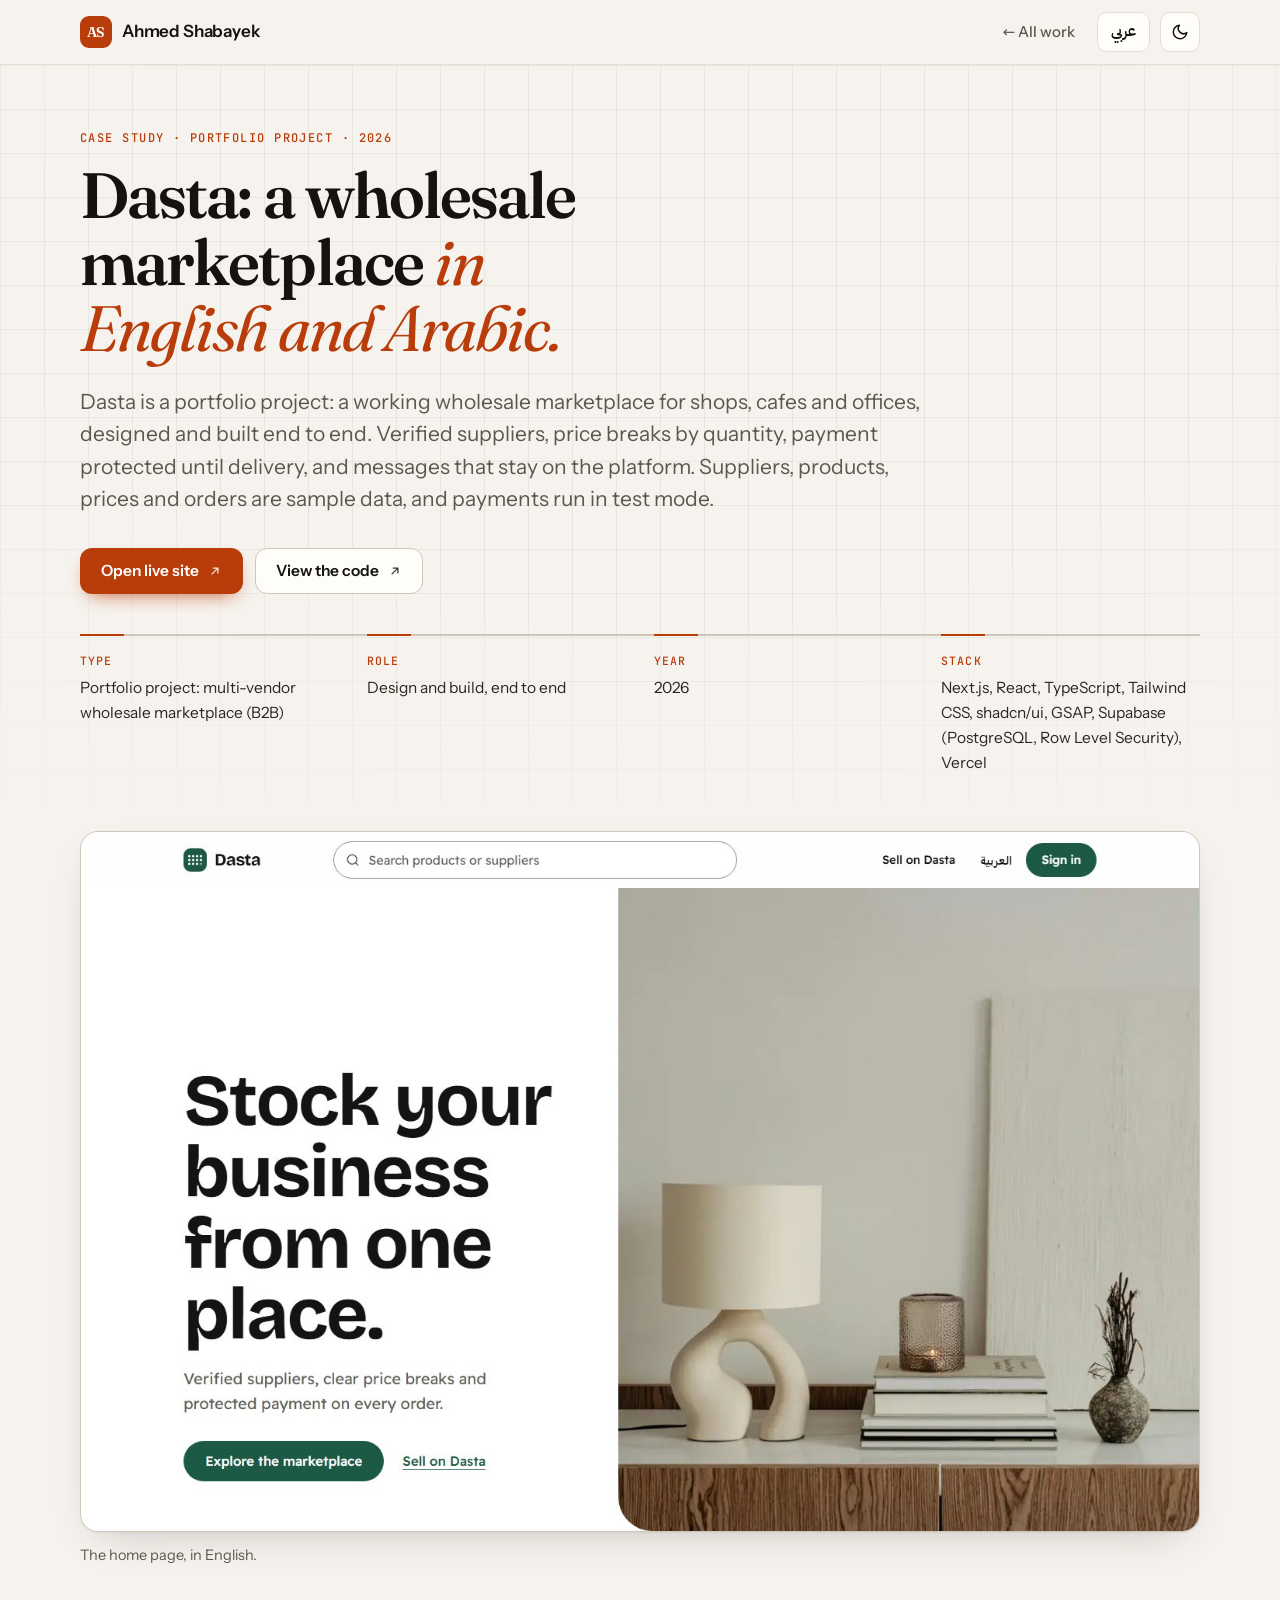
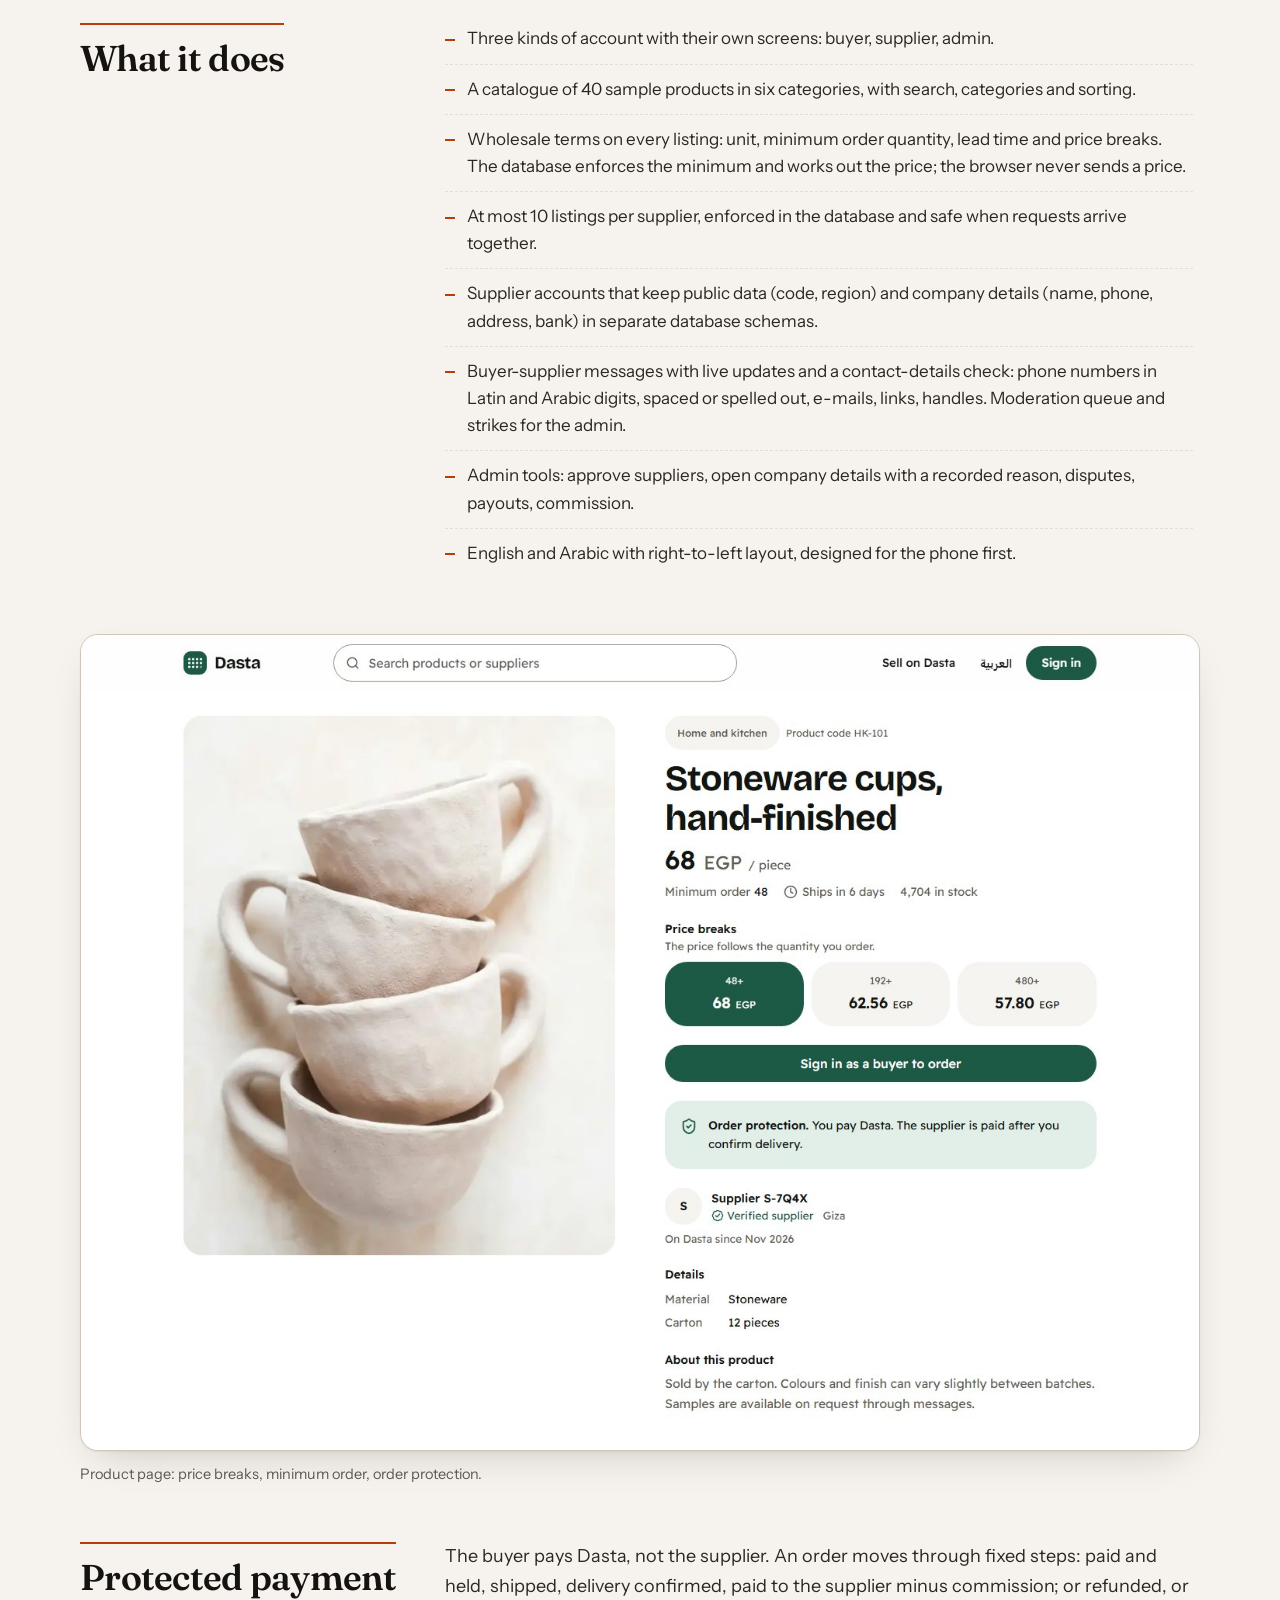
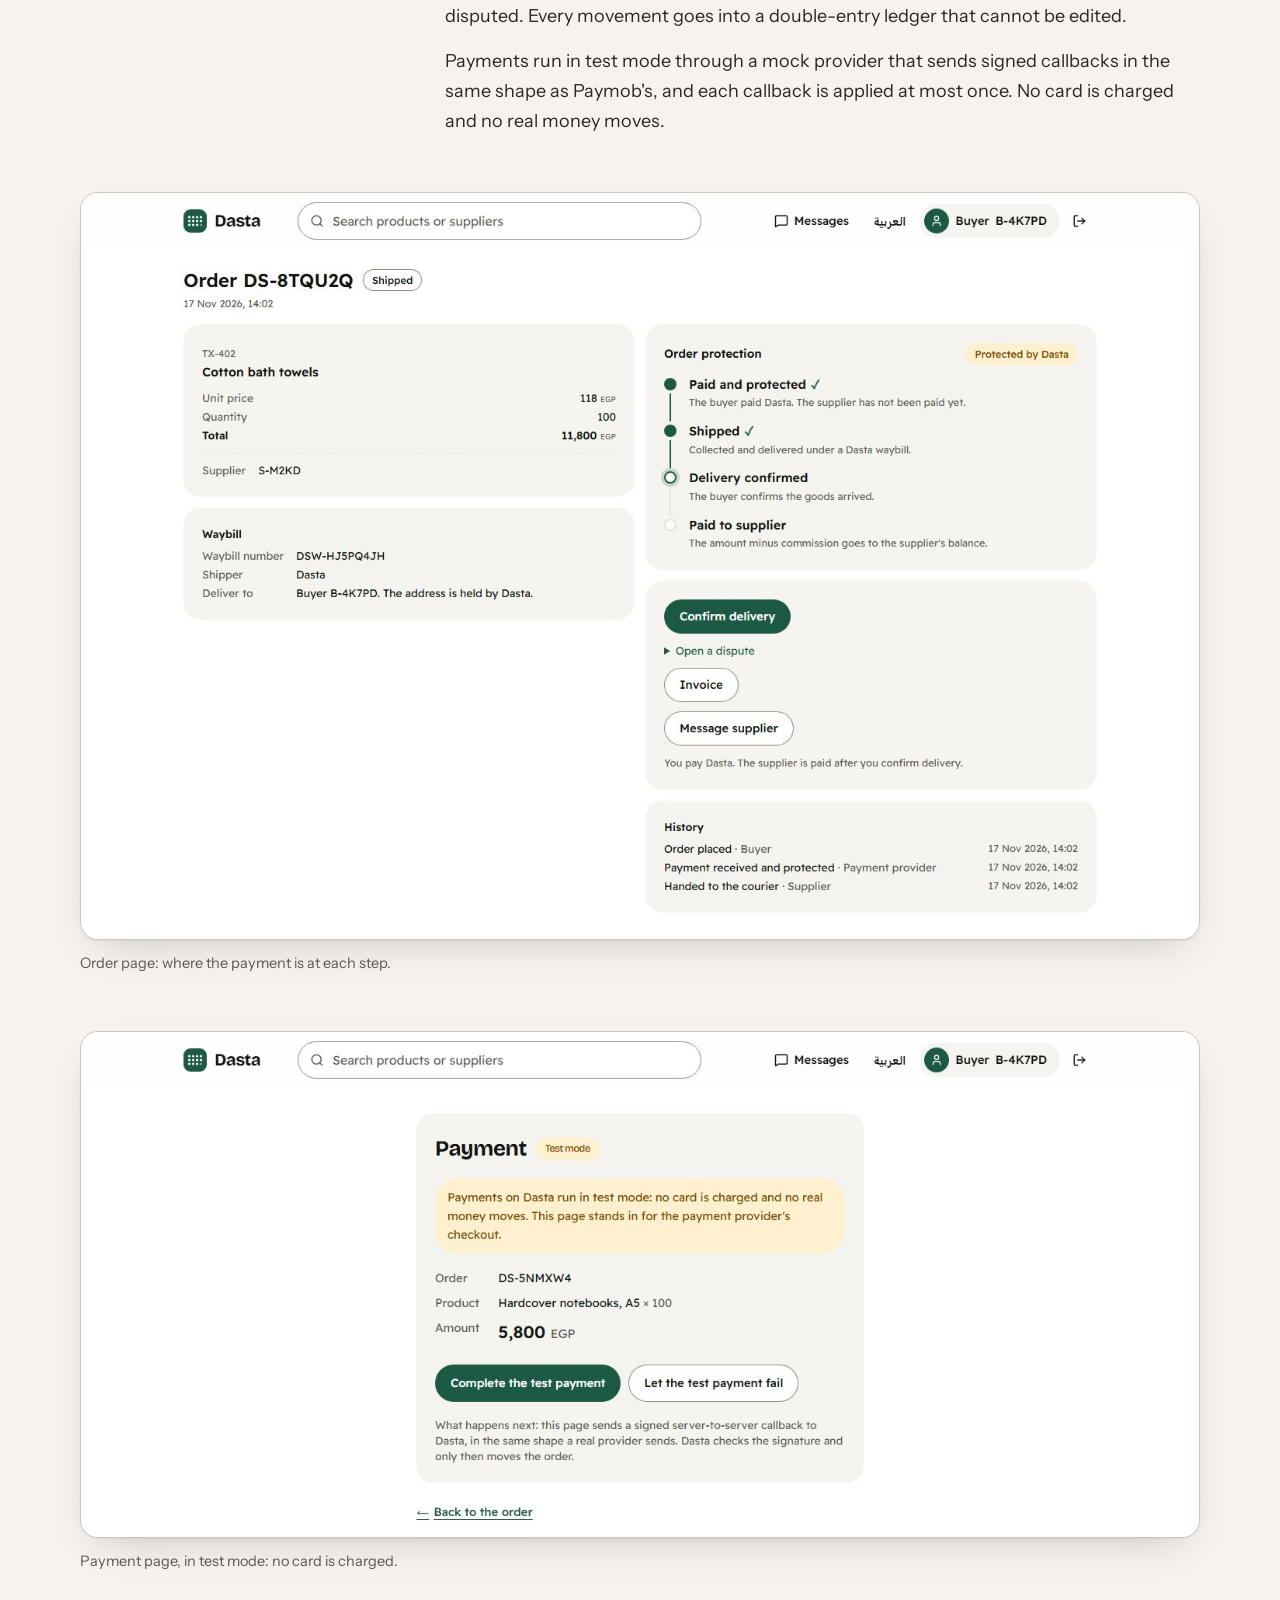
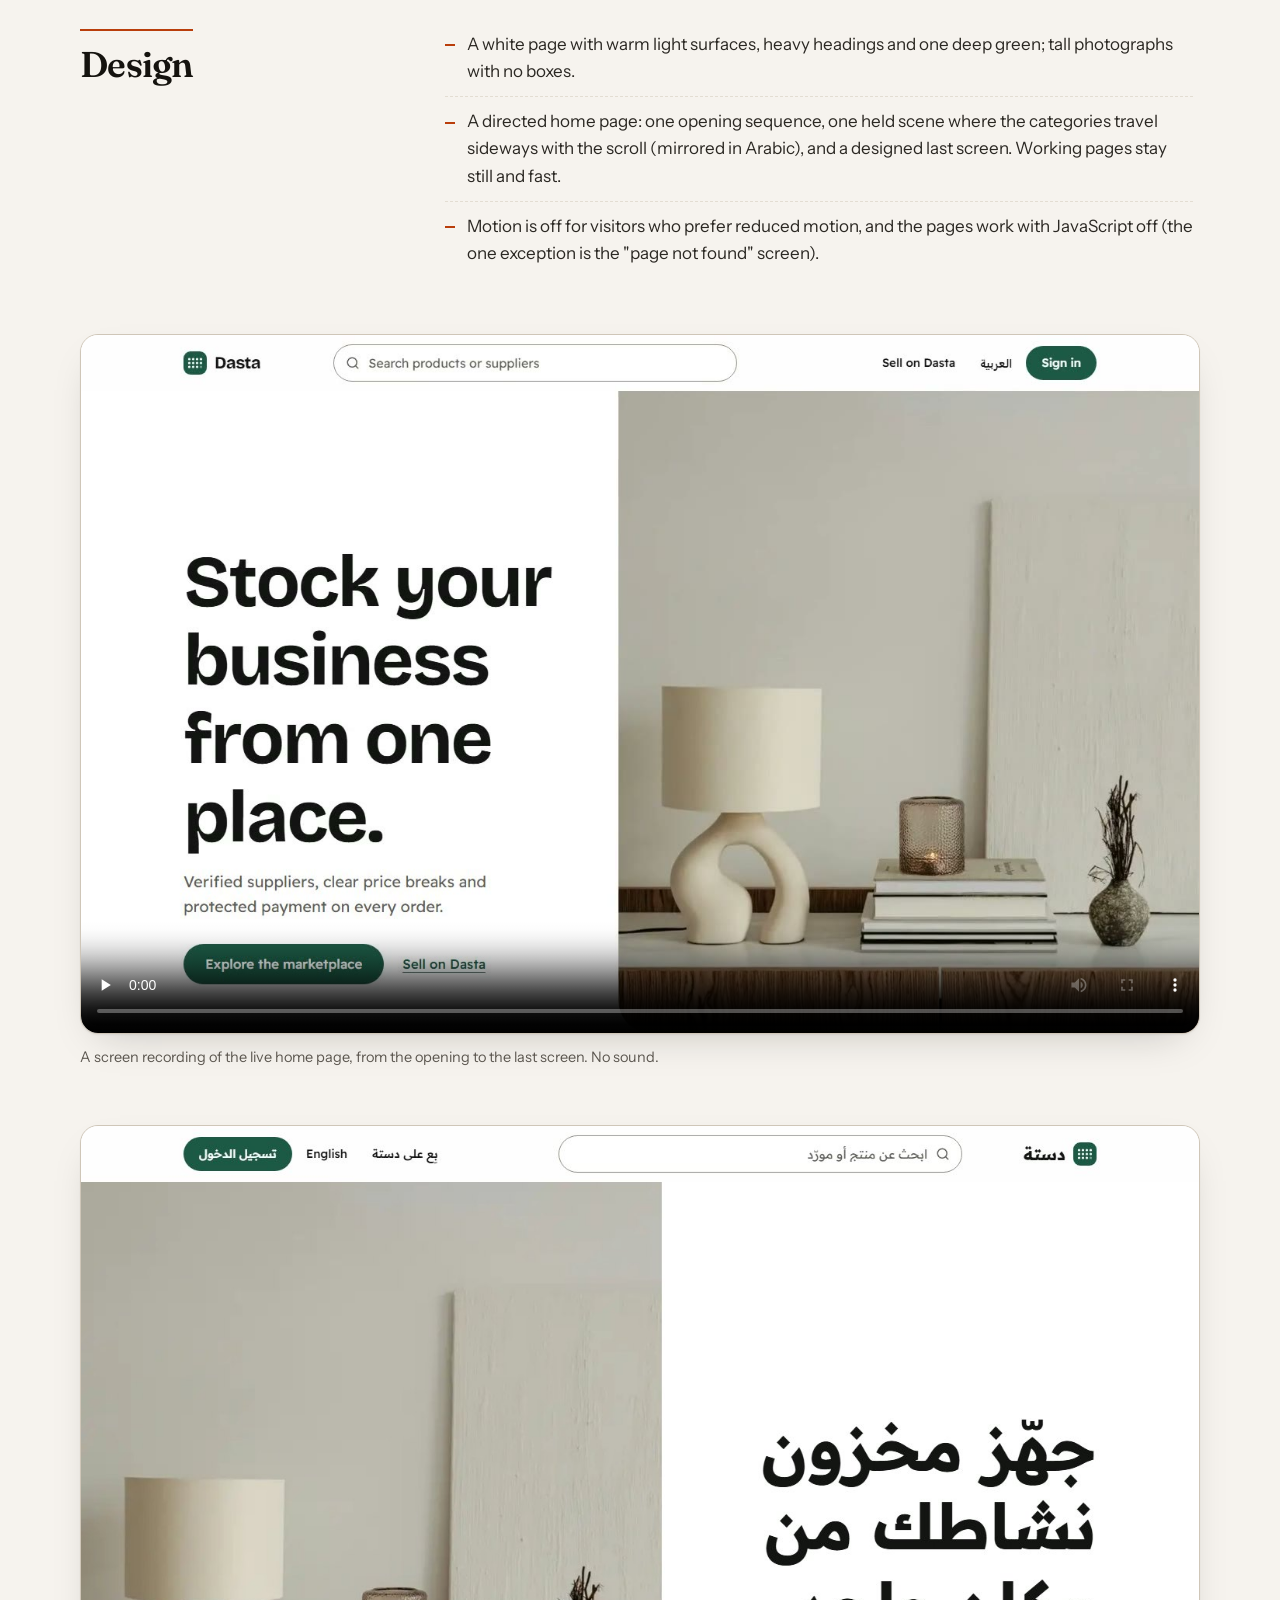
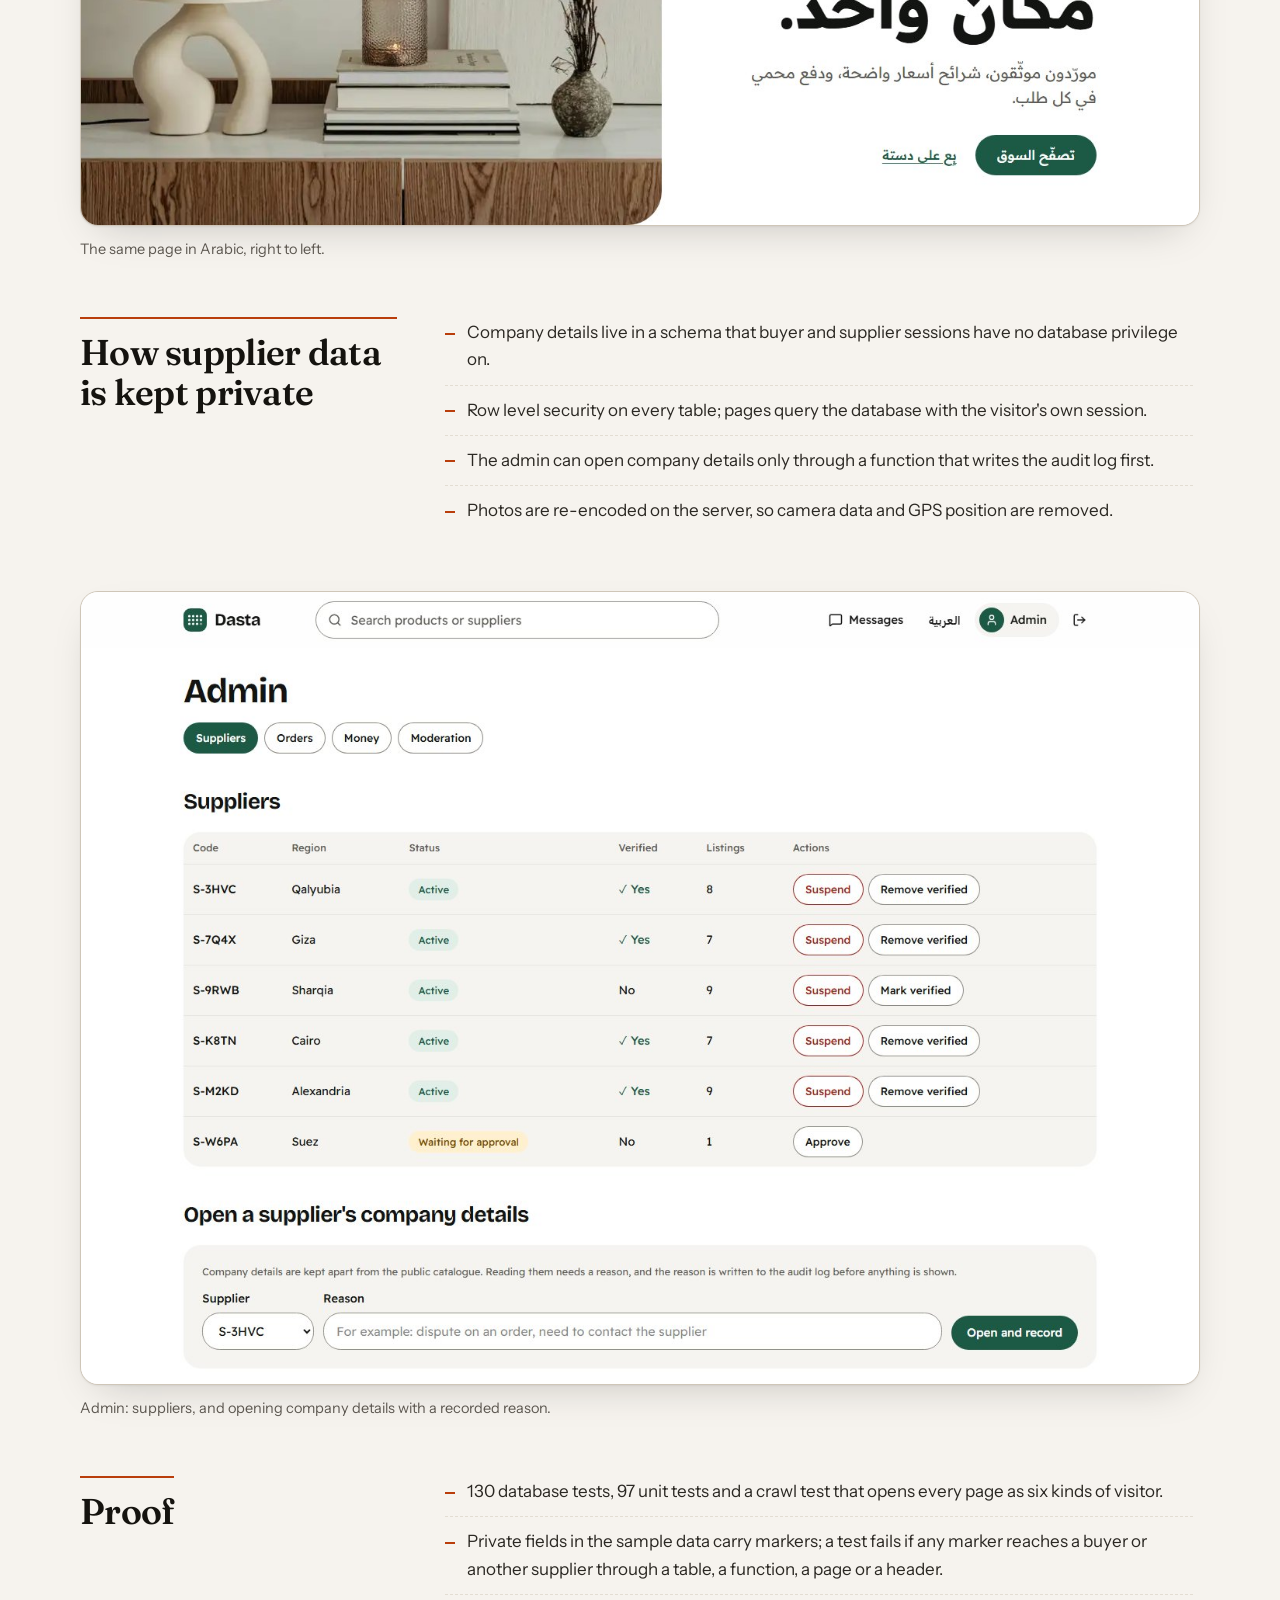
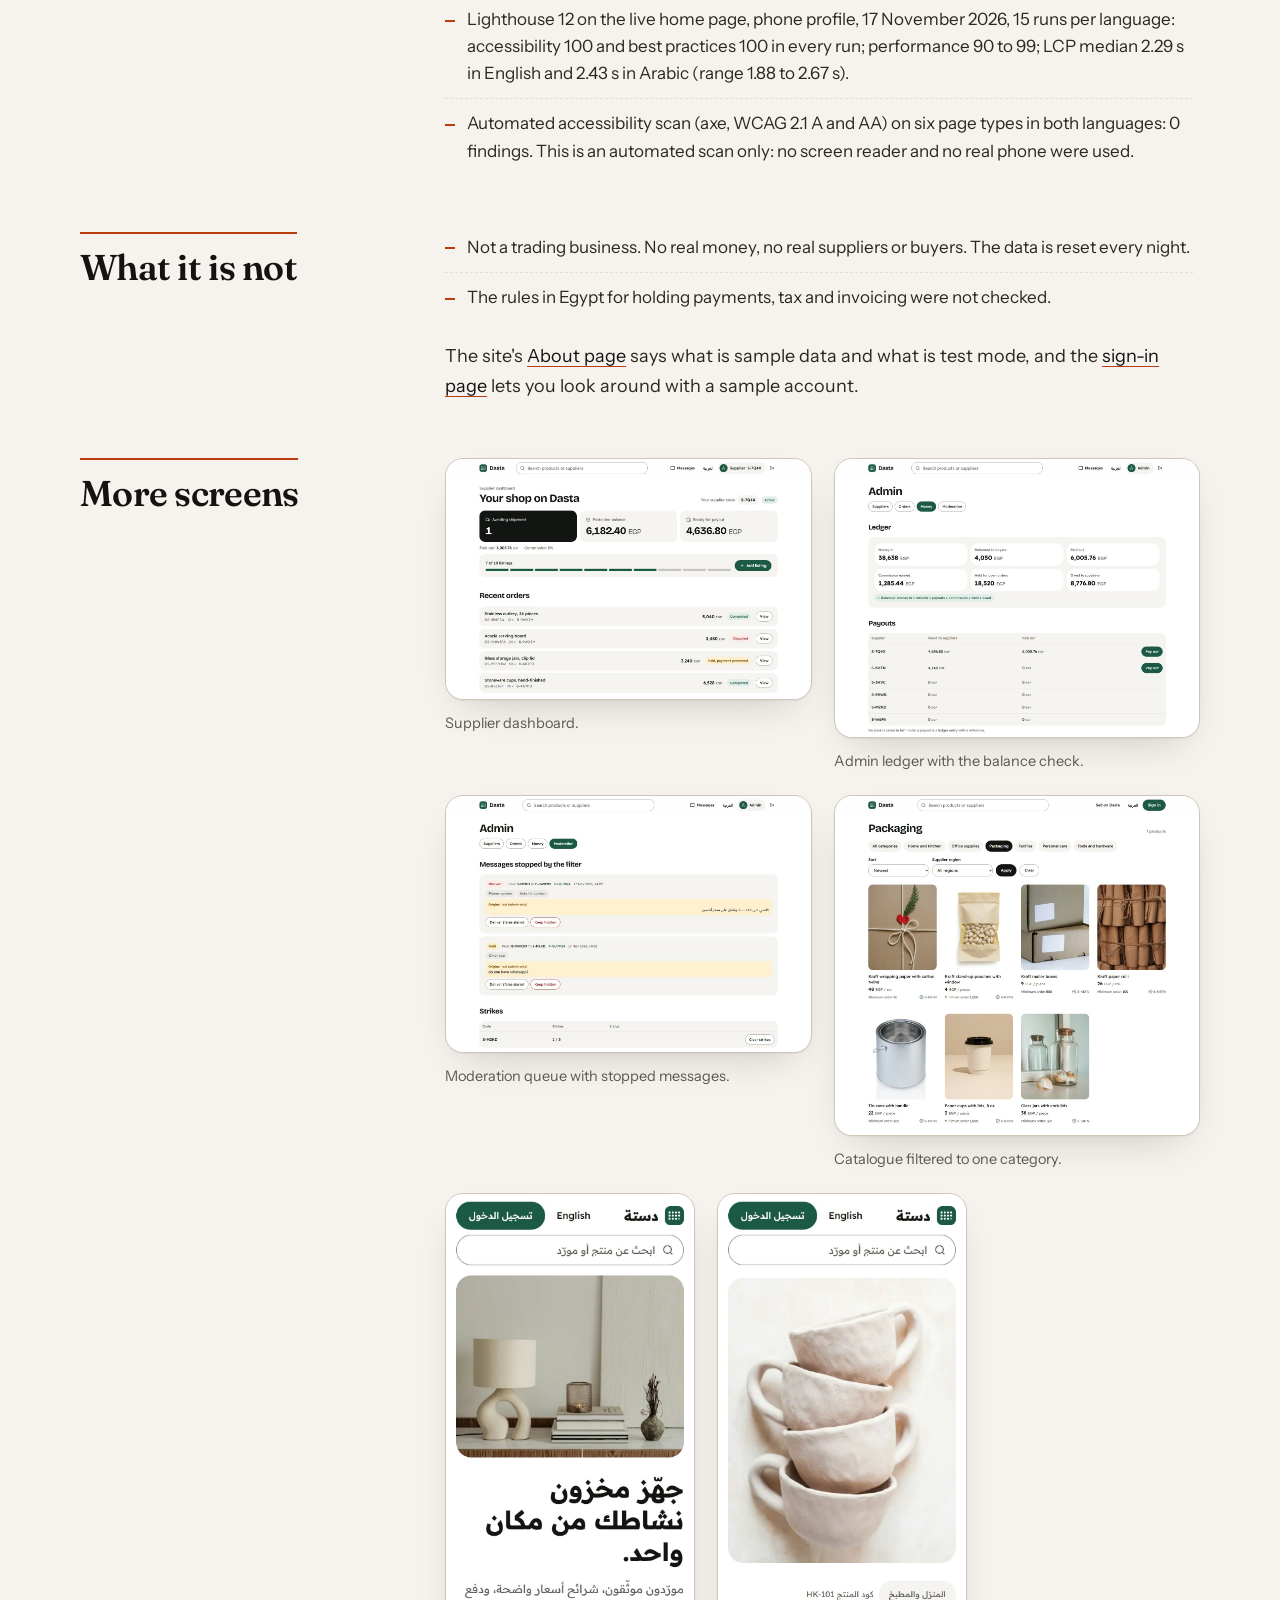
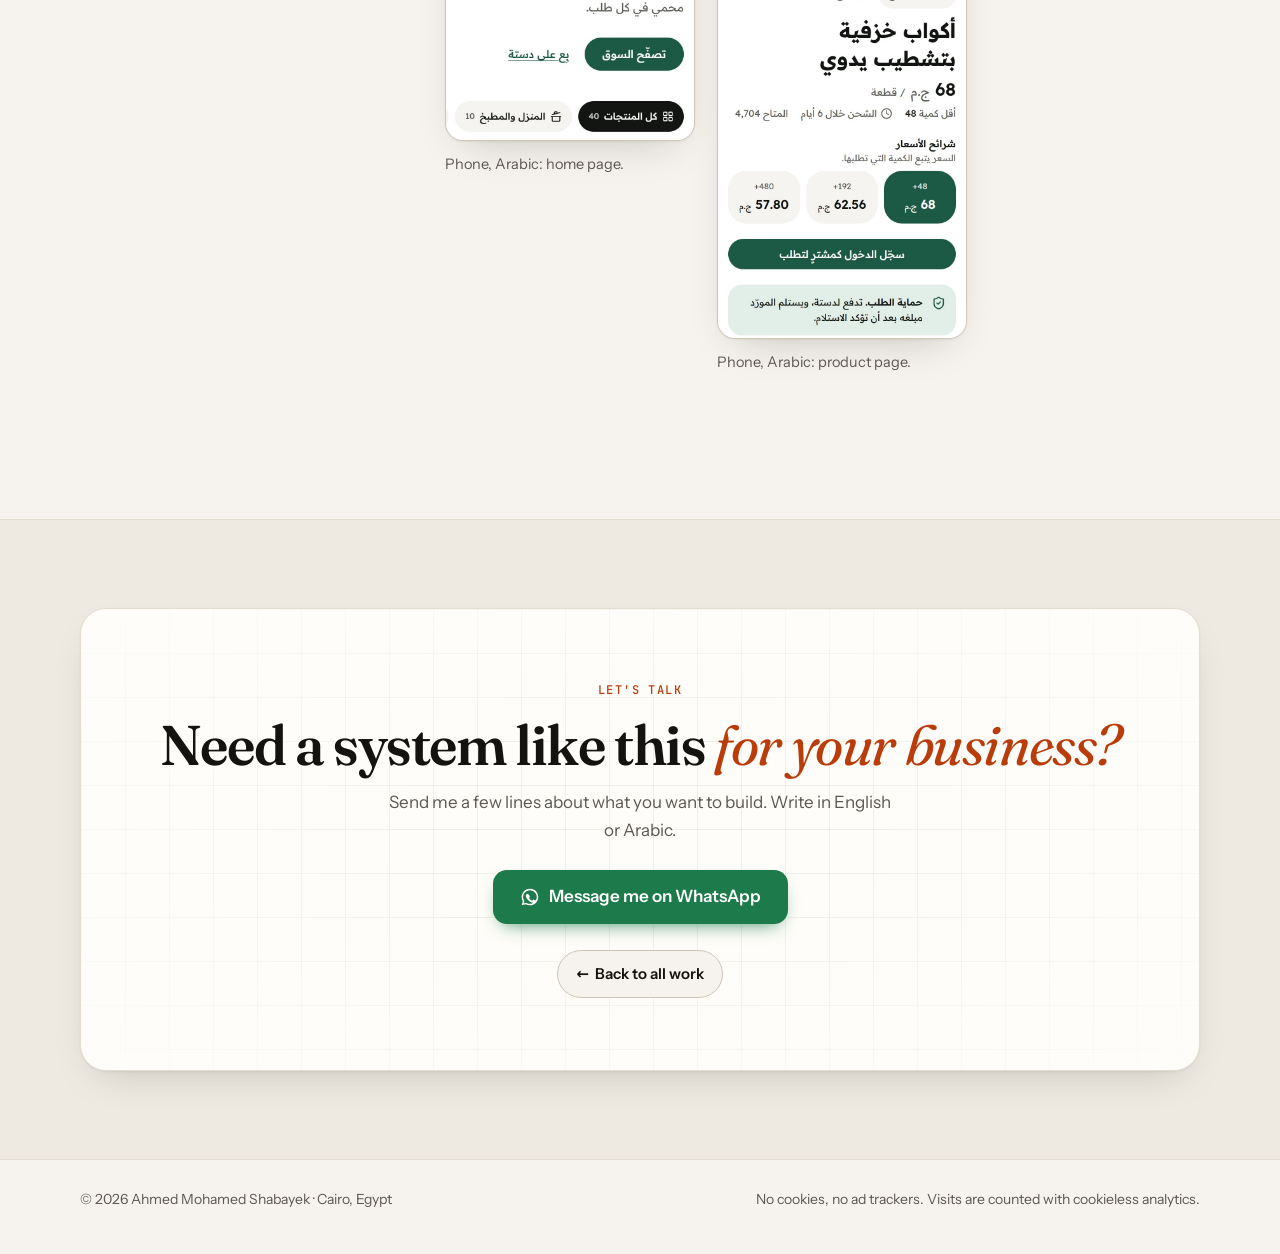
<file: dasta/index.html>
<!doctype html>
<html lang="en" dir="ltr">
<head>
<meta charset="utf-8">
<meta name="viewport" content="width=device-width, initial-scale=1">
<title>Dasta: wholesale marketplace, English and Arabic | Ahmed Shabayek</title>
<meta name="description" content="Case study: Dasta, a portfolio project. A working wholesale marketplace in English and Arabic with price breaks, protected payment and private supplier data.">
<link rel="canonical" href="https://ashabaik.github.io/dasta/">
<link rel="alternate" hreflang="en" href="https://ashabaik.github.io/dasta/">
<link rel="alternate" hreflang="ar" href="https://ashabaik.github.io/ar/dasta/">
<link rel="alternate" hreflang="x-default" href="https://ashabaik.github.io/dasta/">
<meta property="og:type" content="article">
<meta property="og:site_name" content="Ahmed Shabayek">
<meta property="og:url" content="https://ashabaik.github.io/dasta/">
<meta property="og:title" content="Dasta: wholesale marketplace, English and Arabic">
<meta property="og:description" content="A portfolio project: a working wholesale marketplace with price breaks, protected payment and private supplier data.">
<meta property="og:image" content="https://ashabaik.github.io/images/dasta/01-home.jpg">
<meta property="og:image:width" content="1440">
<meta property="og:image:height" content="900">
<meta property="og:locale" content="en_US">
<meta property="og:locale:alternate" content="ar_AR">
<meta name="twitter:card" content="summary_large_image">
<meta name="twitter:title" content="Dasta: wholesale marketplace, English and Arabic">
<meta name="twitter:description" content="A portfolio project: a working wholesale marketplace with price breaks, protected payment and private supplier data.">
<meta name="twitter:image" content="https://ashabaik.github.io/images/dasta/01-home.jpg">
<meta name="theme-color" content="#f6f3ee" media="(prefers-color-scheme: light)">
<meta name="theme-color" content="#121110" media="(prefers-color-scheme: dark)">
<link rel="icon" href="../favicon.svg" type="image/svg+xml">
<link rel="icon" href="../favicon.ico" sizes="32x32">
<link rel="apple-touch-icon" href="../apple-touch-icon.png">
<link rel="preconnect" href="https://fonts.googleapis.com">
<link rel="preconnect" href="https://fonts.gstatic.com" crossorigin>
<link rel="preload" href="../fonts/fraunces-latin.woff2" as="font" type="font/woff2" crossorigin>
<link rel="preload" href="../fonts/instrument-sans-latin.woff2" as="font" type="font/woff2" crossorigin>
<link rel="stylesheet" href="../fonts/fonts-latin.css">
<link href="https://fonts.googleapis.com/css2?family=IBM+Plex+Sans+Arabic:wght@600&text=%D8%B9%D8%B1%D8%A8%D9%8A&display=swap" rel="stylesheet" media="print" onload="this.media='all'"><noscript><link href="https://fonts.googleapis.com/css2?family=IBM+Plex+Sans+Arabic:wght@600&text=%D8%B9%D8%B1%D8%A8%D9%8A&display=swap" rel="stylesheet"></noscript>
<link rel="stylesheet" href="../styles.css">
<script>
(function(){document.documentElement.classList.add('js');try{var t=localStorage.getItem('theme');if(t==='light'||t==='dark'){document.documentElement.setAttribute('data-theme',t);}}catch(e){}})();
</script>
</head>
<body>
<a class="skip" href="#main">Skip to content</a>

<header class="site-header">
  <div class="wrap header-row">
    <a class="brand" href="../">
      <span class="brand-mark" aria-hidden="true">AS</span>
      <span class="brand-name" aria-hidden="true">Ahmed Shabayek</span>
      <span class="sr-only">Ahmed Shabayek, home page</span>
    </a>
    <a class="back-link" href="../#work"><span aria-hidden="true">←</span> All work</a>
    <a class="lang-switch" href="../ar/dasta/" lang="ar" hreflang="ar" aria-label="العربية: النسخة العربية من الصفحة">عربي</a>
    <button class="theme-btn" type="button" aria-label="Switch to dark mode" title="Switch theme" data-label-dark="Switch to dark mode" data-label-light="Switch to light mode">
      <svg class="icon-moon" width="18" height="18" viewBox="0 0 24 24" fill="none" stroke="currentColor" stroke-width="2" stroke-linecap="round" stroke-linejoin="round" aria-hidden="true"><path d="M21 12.8A9 9 0 1 1 11.2 3a7 7 0 0 0 9.8 9.8z"/></svg>
      <svg class="icon-sun" width="18" height="18" viewBox="0 0 24 24" fill="none" stroke="currentColor" stroke-width="2" stroke-linecap="round" stroke-linejoin="round" aria-hidden="true"><circle cx="12" cy="12" r="4"/><path d="M12 2v2M12 20v2M4.9 4.9l1.4 1.4M17.7 17.7l1.4 1.4M2 12h2M20 12h2M4.9 19.1l1.4-1.4M17.7 6.3l1.4-1.4"/></svg>
    </button>
  </div>
</header>

<main id="main">
  <section class="hero cs-hero">
    <div class="wrap">
      <p class="eyebrow reveal">Case study · Portfolio project · 2026</p>
      <h1 class="cs-title reveal">Dasta: a wholesale marketplace <em>in English and Arabic.</em></h1>
      <p class="hero-lead cs-lead reveal">Dasta is a portfolio project: a working wholesale marketplace for shops, cafes and offices, designed and built end to end. Verified suppliers, price breaks by quantity, payment protected until delivery, and messages that stay on the platform. Suppliers, products, prices and orders are sample data, and payments run in test mode.</p>
      <div class="btn-row reveal">
        <a class="btn btn-primary" href="https://dasta-wholesale.vercel.app" target="_blank" rel="noopener">Open live site<svg class="ext" width="14" height="14" viewBox="0 0 24 24" fill="none" stroke="currentColor" stroke-width="2.2" stroke-linecap="round" stroke-linejoin="round" aria-hidden="true"><path d="M7 17L17 7M9 7h8v8"/></svg><span class="sr-only">(opens in a new tab)</span></a>
        <a class="btn btn-ghost" href="https://github.com/ashabaik/dasta" target="_blank" rel="noopener">View the code<svg class="ext" width="14" height="14" viewBox="0 0 24 24" fill="none" stroke="currentColor" stroke-width="2.2" stroke-linecap="round" stroke-linejoin="round" aria-hidden="true"><path d="M7 17L17 7M9 7h8v8"/></svg><span class="sr-only">(opens in a new tab)</span></a>
      </div>
      <dl class="cs-facts reveal">
        <div><dt>Type</dt><dd>Portfolio project: multi-vendor wholesale marketplace (B2B)</dd></div>
        <div><dt>Role</dt><dd>Design and build, end to end</dd></div>
        <div><dt>Year</dt><dd>2026</dd></div>
        <div><dt>Stack</dt><dd>Next.js, React, TypeScript, Tailwind CSS, shadcn/ui, GSAP, Supabase (PostgreSQL, Row Level Security), Vercel</dd></div>
      </dl>
    </div>
  </section>

  <section class="section cs-section">
    <div class="wrap">
      <figure class="cs-figure reveal">
        <img src="../images/dasta/01-home.jpg" alt="The Dasta home page in English: the headline Stock your business from one place, beside a photograph of a lamp on a sideboard" width="1440" height="900" decoding="async">
        <figcaption>The home page, in English.</figcaption>
      </figure>

      <div class="cs-block reveal">
        <h2>What it does</h2>
        <div class="cs-body">
          <ul class="cs-list">
            <li>Three kinds of account with their own screens: buyer, supplier, admin.</li>
            <li>A catalogue of 40 sample products in six categories, with search, categories and sorting.</li>
            <li>Wholesale terms on every listing: unit, minimum order quantity, lead time and price breaks. The database enforces the minimum and works out the price; the browser never sends a price.</li>
            <li>At most 10 listings per supplier, enforced in the database and safe when requests arrive together.</li>
            <li>Supplier accounts that keep public data (code, region) and company details (name, phone, address, bank) in separate database schemas.</li>
            <li>Buyer-supplier messages with live updates and a contact-details check: phone numbers in Latin and Arabic digits, spaced or spelled out, e-mails, links, handles. Moderation queue and strikes for the admin.</li>
            <li>Admin tools: approve suppliers, open company details with a recorded reason, disputes, payouts, commission.</li>
            <li>English and Arabic with right-to-left layout, designed for the phone first.</li>
          </ul>
        </div>
      </div>

      <figure class="cs-figure reveal">
        <img src="../images/dasta/03-product.jpg" alt="A Dasta product page with three price breaks, the minimum order and the order protection note" width="1440" height="1050" loading="lazy" decoding="async">
        <figcaption>Product page: price breaks, minimum order, order protection.</figcaption>
      </figure>

      <div class="cs-block reveal">
        <h2>Protected payment</h2>
        <div class="cs-body">
          <p>The buyer pays Dasta, not the supplier. An order moves through fixed steps: paid and held, shipped, delivery confirmed, paid to the supplier minus commission; or refunded, or disputed. Every movement goes into a double-entry ledger that cannot be edited.</p>
          <p>Payments run in test mode through a mock provider that sends signed callbacks in the same shape as Paymob's, and each callback is applied at most once. No card is charged and no real money moves.</p>
        </div>
      </div>

      <figure class="cs-figure reveal">
        <img src="../images/dasta/07-order.jpg" alt="A Dasta order page showing the four payment steps: paid and protected, shipped, delivery confirmed, paid to supplier" width="1440" height="960" loading="lazy" decoding="async">
        <figcaption>Order page: where the payment is at each step.</figcaption>
      </figure>

      <figure class="cs-figure reveal">
        <img src="../images/dasta/08-payment-test-mode.jpg" alt="The Dasta payment page, marked Test mode, saying that no card is charged and no real money moves" width="1440" height="650" loading="lazy" decoding="async">
        <figcaption>Payment page, in test mode: no card is charged.</figcaption>
      </figure>

      <div class="cs-block reveal">
        <h2>Design</h2>
        <div class="cs-body">
          <ul class="cs-list">
            <li>A white page with warm light surfaces, heavy headings and one deep green; tall photographs with no boxes.</li>
            <li>A directed home page: one opening sequence, one held scene where the categories travel sideways with the scroll (mirrored in Arabic), and a designed last screen. Working pages stay still and fast.</li>
            <li>Motion is off for visitors who prefer reduced motion, and the pages work with JavaScript off (the one exception is the "page not found" screen).</li>
          </ul>
        </div>
      </div>

      <!-- Screen recording of the live home page: the wide recording on wide screens, the phone recording on phones.
           Nothing downloads until the visitor presses play. The recordings have no sound track. -->
      <figure class="cs-figure cs-film reveal">
        <div class="cs-film-frame">
          <video controls playsinline preload="none" poster="../video/dasta-home-en-desktop-poster.jpg" data-poster-tall="../video/dasta-home-en-phone-poster.jpg" aria-label="Screen recording: scrolling through the Dasta home page in English. No sound.">
            <source src="../video/dasta-home-en-phone.mp4" type="video/mp4" media="(max-width: 600px)">
            <source src="../video/dasta-home-en-desktop.mp4" type="video/mp4">
          </video>
        </div>
        <figcaption>A screen recording of the live home page, from the opening to the last screen. No sound.</figcaption>
      </figure>

      <figure class="cs-figure reveal">
        <img src="../images/dasta/02-home-arabic.jpg" alt="The Dasta home page in Arabic, laid out right to left" width="1440" height="900" loading="lazy" decoding="async">
        <figcaption>The same page in Arabic, right to left.</figcaption>
      </figure>

      <div class="cs-block reveal">
        <h2>How supplier data is kept private</h2>
        <div class="cs-body">
          <ul class="cs-list">
            <li>Company details live in a schema that buyer and supplier sessions have no database privilege on.</li>
            <li>Row level security on every table; pages query the database with the visitor's own session.</li>
            <li>The admin can open company details only through a function that writes the audit log first.</li>
            <li>Photos are re-encoded on the server, so camera data and GPS position are removed.</li>
          </ul>
        </div>
      </div>

      <figure class="cs-figure reveal">
        <img src="../images/dasta/09-admin-suppliers.jpg" alt="The Dasta admin screen: the supplier list, and a form that opens a supplier's company details only with a reason" width="1440" height="1020" loading="lazy" decoding="async">
        <figcaption>Admin: suppliers, and opening company details with a recorded reason.</figcaption>
      </figure>

      <div class="cs-block reveal">
        <h2>Proof</h2>
        <div class="cs-body">
          <ul class="cs-list">
            <li>130 database tests, 97 unit tests and a crawl test that opens every page as six kinds of visitor.</li>
            <li>Private fields in the sample data carry markers; a test fails if any marker reaches a buyer or another supplier through a table, a function, a page or a header.</li>
            <li>Lighthouse 12 on the live home page, phone profile, 17 November 2026, 15 runs per language: accessibility 100 and best practices 100 in every run; performance 90 to 99; LCP median 2.29 s in English and 2.43 s in Arabic (range 1.88 to 2.67 s).</li>
            <li>Automated accessibility scan (axe, WCAG 2.1 A and AA) on six page types in both languages: 0 findings. This is an automated scan only: no screen reader and no real phone were used.</li>
          </ul>
        </div>
      </div>

      <div class="cs-block reveal">
        <h2>What it is not</h2>
        <div class="cs-body">
          <ul class="cs-list">
            <li>Not a trading business. No real money, no real suppliers or buyers. The data is reset every night.</li>
            <li>The rules in Egypt for holding payments, tax and invoicing were not checked.</li>
          </ul>
          <p>The site's <a href="https://dasta-wholesale.vercel.app/en/about" target="_blank" rel="noopener">About page<span class="sr-only"> (opens in a new tab)</span></a> says what is sample data and what is test mode, and the <a href="https://dasta-wholesale.vercel.app/en/signin" target="_blank" rel="noopener">sign-in page<span class="sr-only"> (opens in a new tab)</span></a> lets you look around with a sample account.</p>
        </div>
      </div>

      <div class="cs-block reveal">
        <h2>More screens</h2>
        <div class="cs-body">
          <div class="cs-gallery">
            <figure class="cs-figure">
              <img src="../images/dasta/05-supplier-dashboard.jpg" alt="The Dasta supplier dashboard: orders awaiting shipment, protected balance, the ten-listing limit and recent orders" width="1440" height="950" loading="lazy" decoding="async">
              <figcaption>Supplier dashboard.</figcaption>
            </figure>
            <figure class="cs-figure">
              <img src="../images/dasta/10-admin-ledger.jpg" alt="The Dasta admin ledger with its balance check and the payouts owed to each supplier" width="1440" height="1100" loading="lazy" decoding="async">
              <figcaption>Admin ledger with the balance check.</figcaption>
            </figure>
            <figure class="cs-figure">
              <img src="../images/dasta/11-admin-moderation.jpg" alt="The Dasta moderation queue showing two messages stopped by the contact-details check" width="1440" height="1010" loading="lazy" decoding="async">
              <figcaption>Moderation queue with stopped messages.</figcaption>
            </figure>
            <figure class="cs-figure">
              <img src="../images/dasta/04-catalogue.jpg" alt="The Dasta catalogue filtered to the Packaging category, seven products" width="1440" height="1340" loading="lazy" decoding="async">
              <figcaption>Catalogue filtered to one category.</figcaption>
            </figure>
          </div>
          <div class="cs-gallery cs-phones">
            <figure class="cs-figure cs-phone">
              <img src="../images/dasta/12-phone-home-arabic.jpg" alt="The Dasta home page in Arabic on a phone" width="780" height="1716" loading="lazy" decoding="async">
              <figcaption>Phone, Arabic: home page.</figcaption>
            </figure>
            <figure class="cs-figure cs-phone">
              <img src="../images/dasta/13-phone-product-arabic.jpg" alt="A Dasta product page in Arabic on a phone, with the price breaks and the order protection note" width="780" height="2340" loading="lazy" decoding="async">
              <figcaption>Phone, Arabic: product page.</figcaption>
            </figure>
          </div>
        </div>
      </div>
    </div>
  </section>

  <section class="section section-alt">
    <div class="wrap">
      <div class="contact reveal">
        <p class="eyebrow">Let's talk</p>
        <h2>Need a system like this <em>for your business?</em></h2>
        <p class="contact-lead">Send me a few lines about what you want to build. Write in English or Arabic.</p>
        <div class="contact-cta">
          <a class="btn btn-wa btn-lg" href="https://wa.me/201009565137" target="_blank" rel="noopener"><svg width="20" height="20" viewBox="0 0 24 24" fill="currentColor" aria-hidden="true"><path d="M12 2a10 10 0 0 0-8.6 15.1L2 22l5-1.3A10 10 0 1 0 12 2zm0 1.8a8.2 8.2 0 1 1-4.2 15.3l-.3-.2-3 .8.8-2.9-.2-.3A8.2 8.2 0 0 1 12 3.8zm-3.3 4.4c-.2 0-.5 0-.7.3-.3.3-1 1-1 2.4s1 2.8 1.2 3c.1.2 2 3.2 5 4.4 2.5 1 3 .8 3.5.7.6-.1 1.7-.7 2-1.4.2-.7.2-1.3.1-1.4l-.5-.3-1.9-.9c-.2-.1-.4-.1-.6.1l-.9 1.1c-.2.2-.3.2-.6.1a6.7 6.7 0 0 1-3.3-2.9c-.3-.4.2-.4.7-1.4.1-.2 0-.4 0-.5l-.9-2.1c-.2-.5-.4-.5-.6-.5h-.5z"/></svg>Message me on WhatsApp<span class="sr-only"> (opens in a new tab)</span></a>
        </div>
        <ul class="contact-links">
          <li><a href="../#work"><span aria-hidden="true">←</span> Back to all work</a></li>
        </ul>
      </div>
    </div>
  </section>
</main>

<footer class="site-footer">
  <div class="wrap footer-row">
    <p>© 2026 Ahmed Mohamed Shabayek · Cairo, Egypt</p>
    <p>No cookies, no ad trackers. Visits are counted with cookieless analytics.</p>
  </div>
</footer>

<script src="../script.js" defer></script>
<!-- Cloudflare Web Analytics: page views only, no cookies. Skipped on localhost. -->
<script>
(function(){var hn=location.hostname;if(hn==='localhost'||hn==='127.0.0.1'||hn==='[::1]'||hn==='')return;
var s=document.createElement('script');s.defer=true;s.src='https://static.cloudflareinsights.com/beacon.min.js';
s.setAttribute('data-cf-beacon','{"token": "280e1668e1364710853b50ac3b85fb3b"}');document.body.appendChild(s);})();
</script>
</body>
</html>
</file>
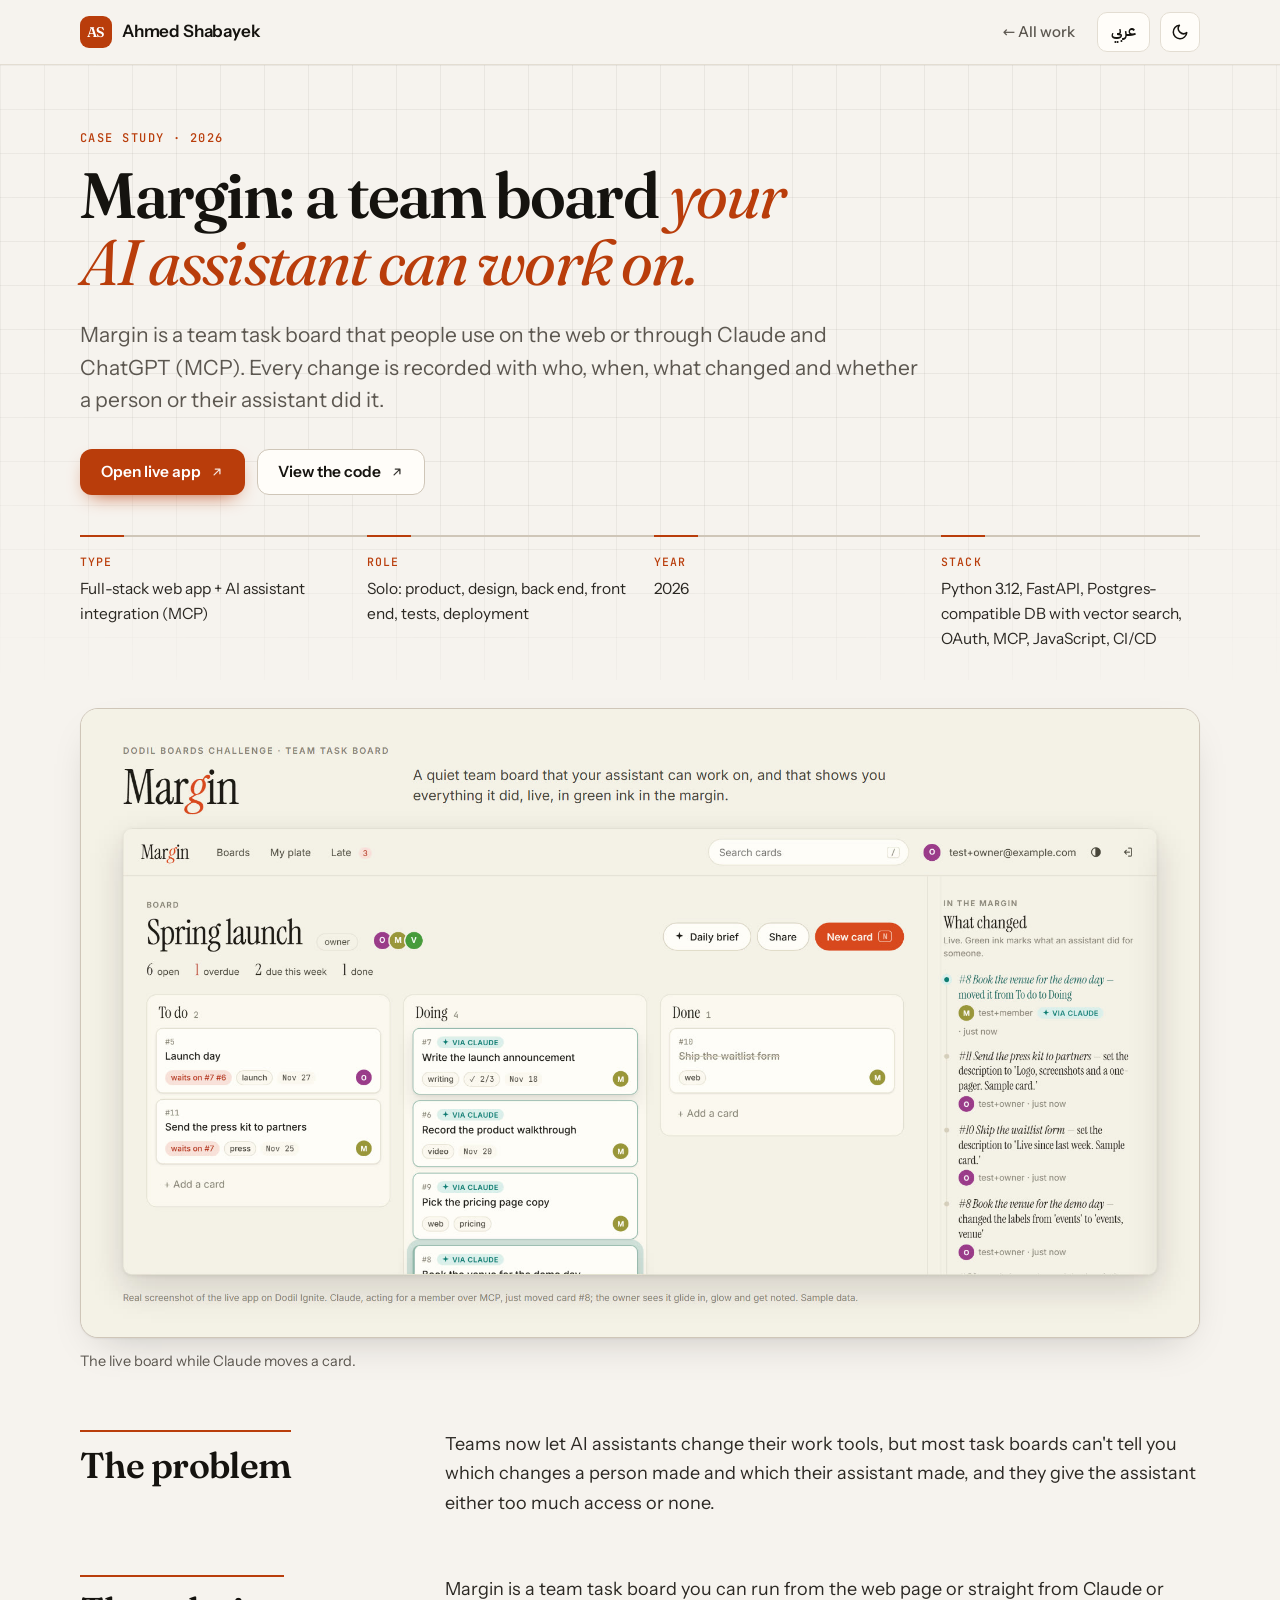
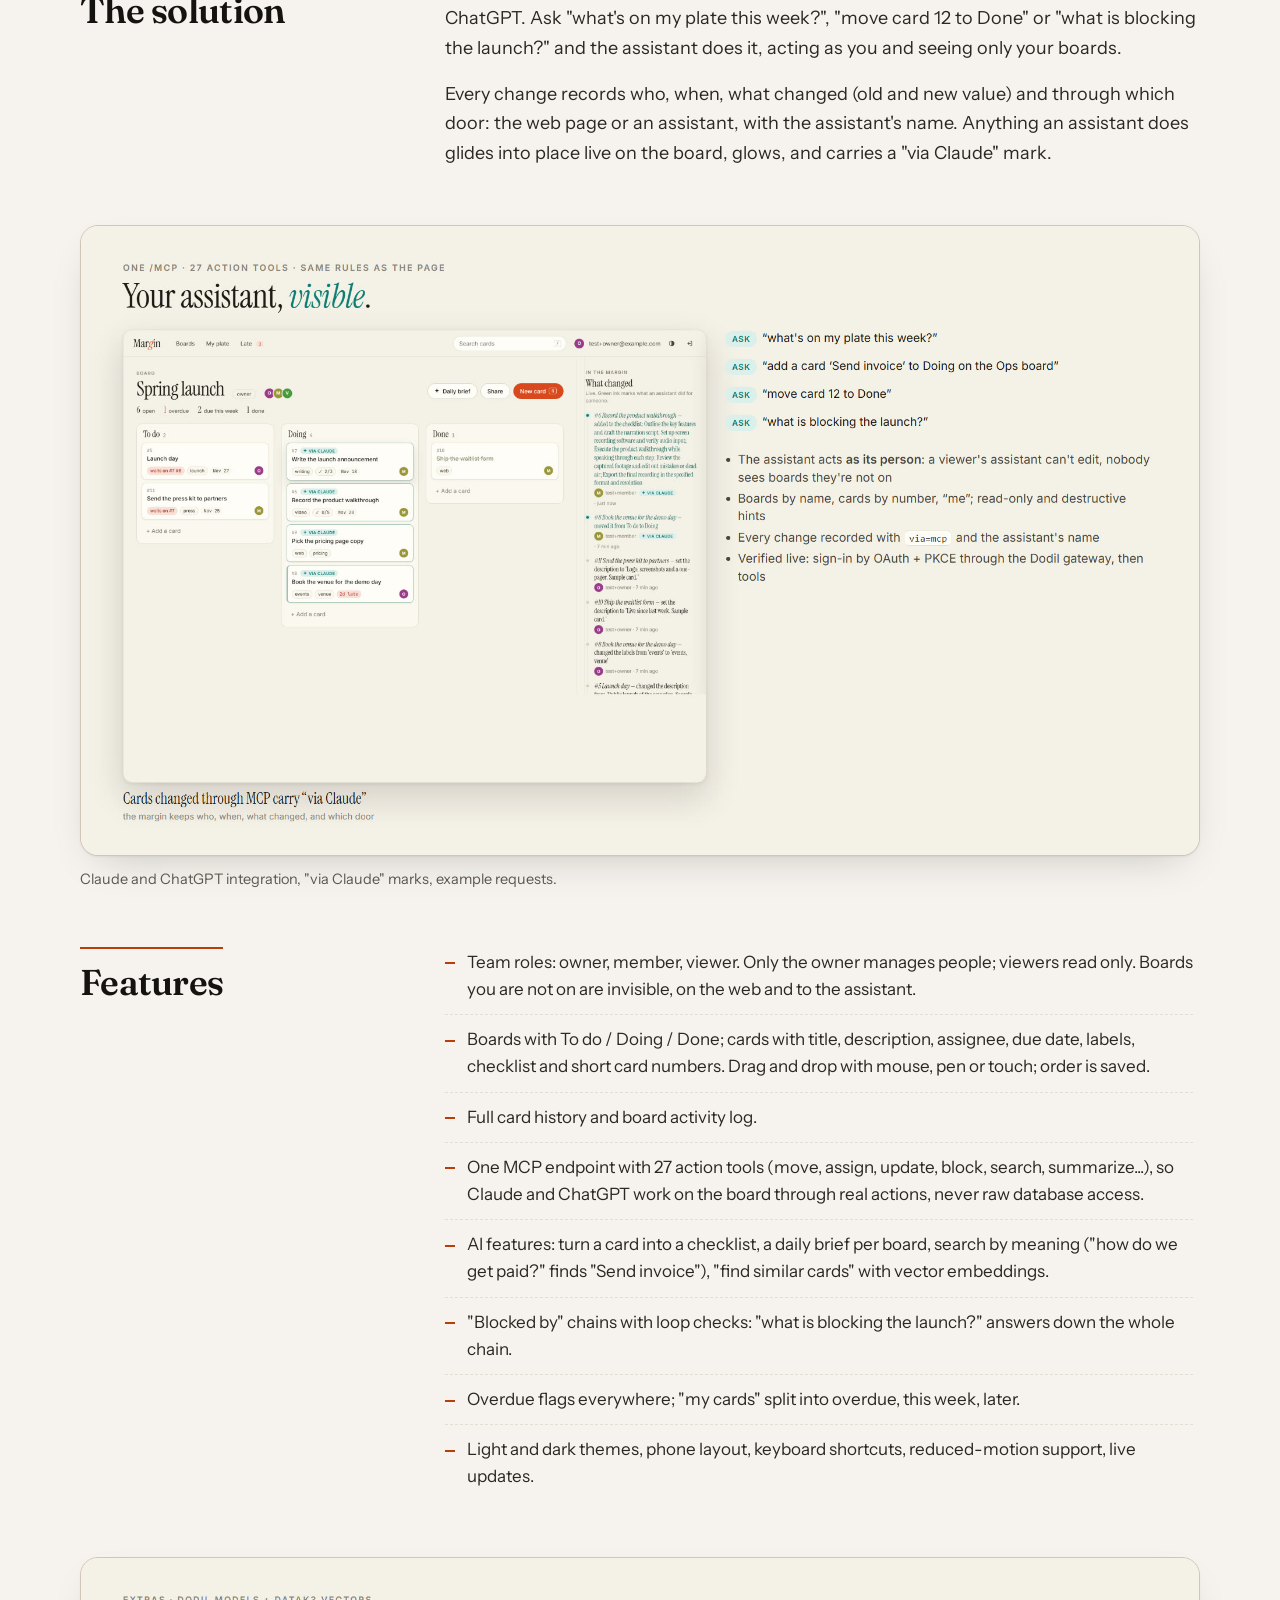
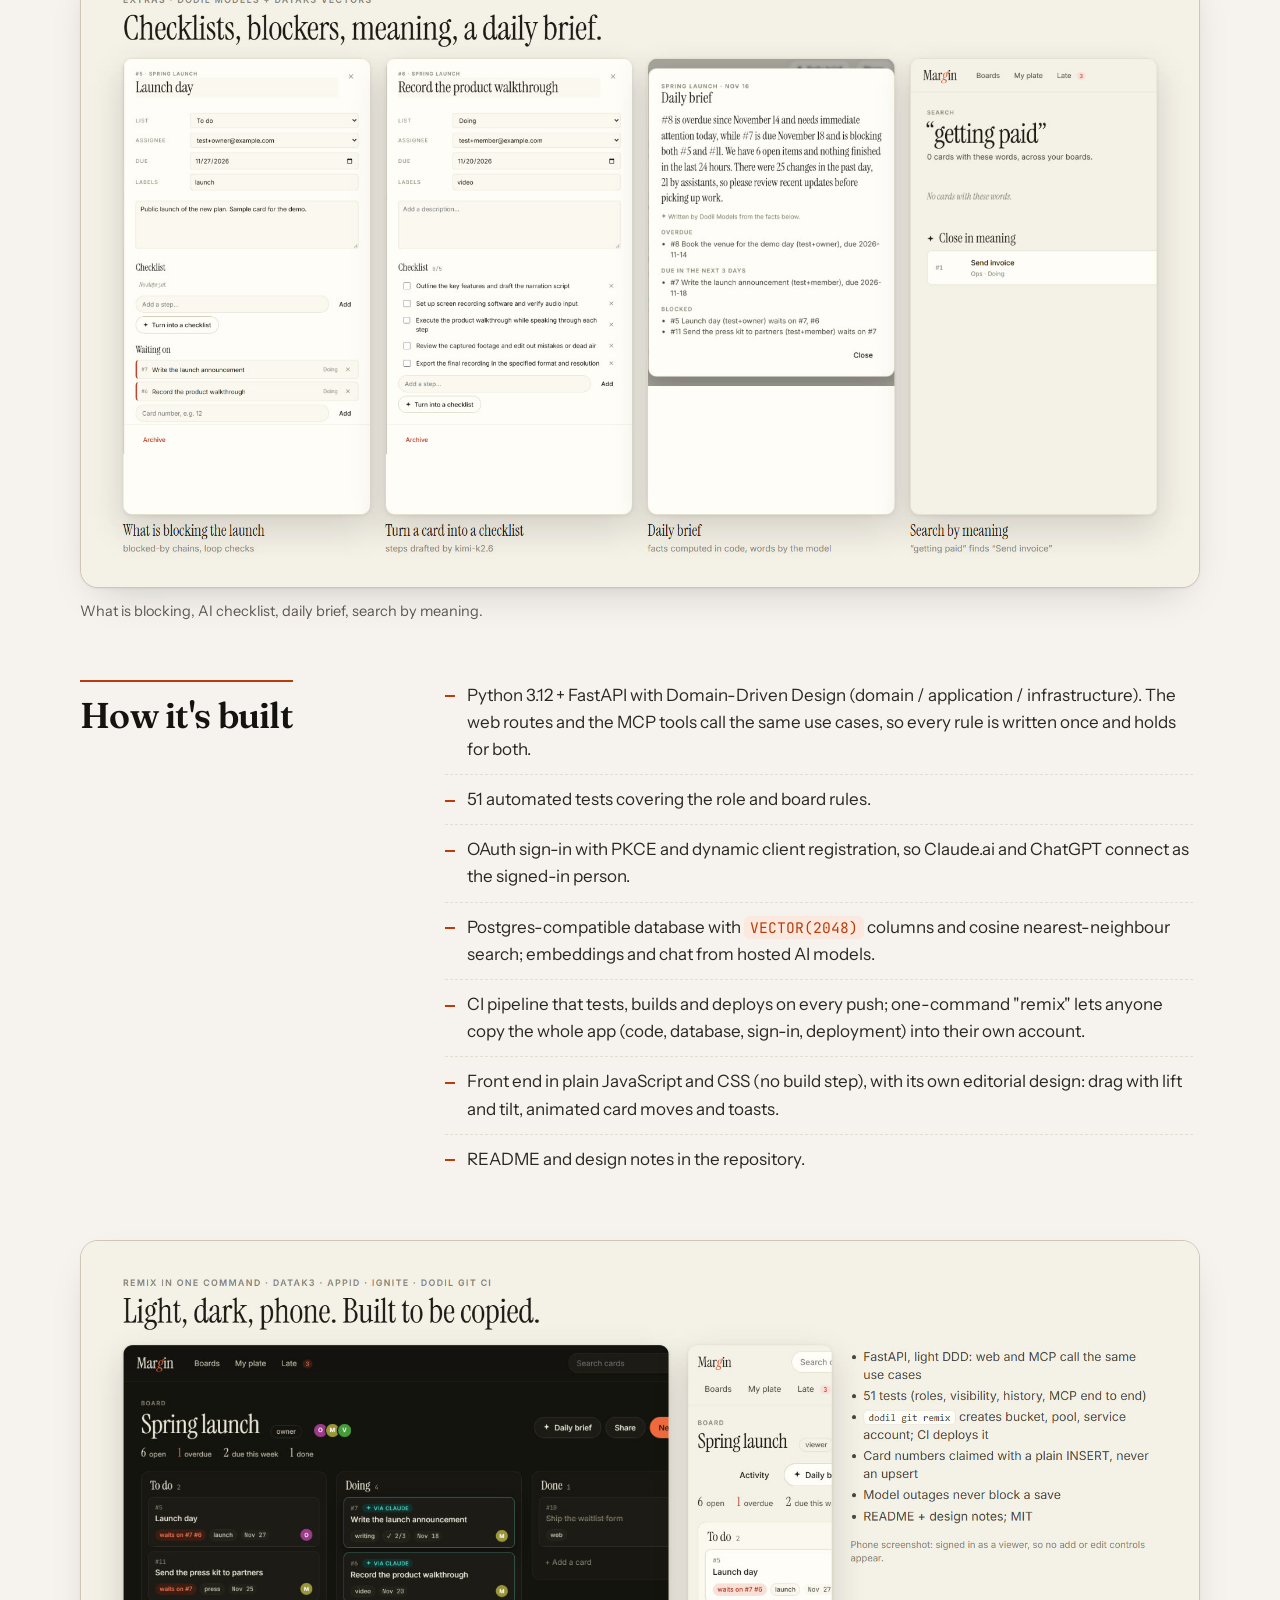
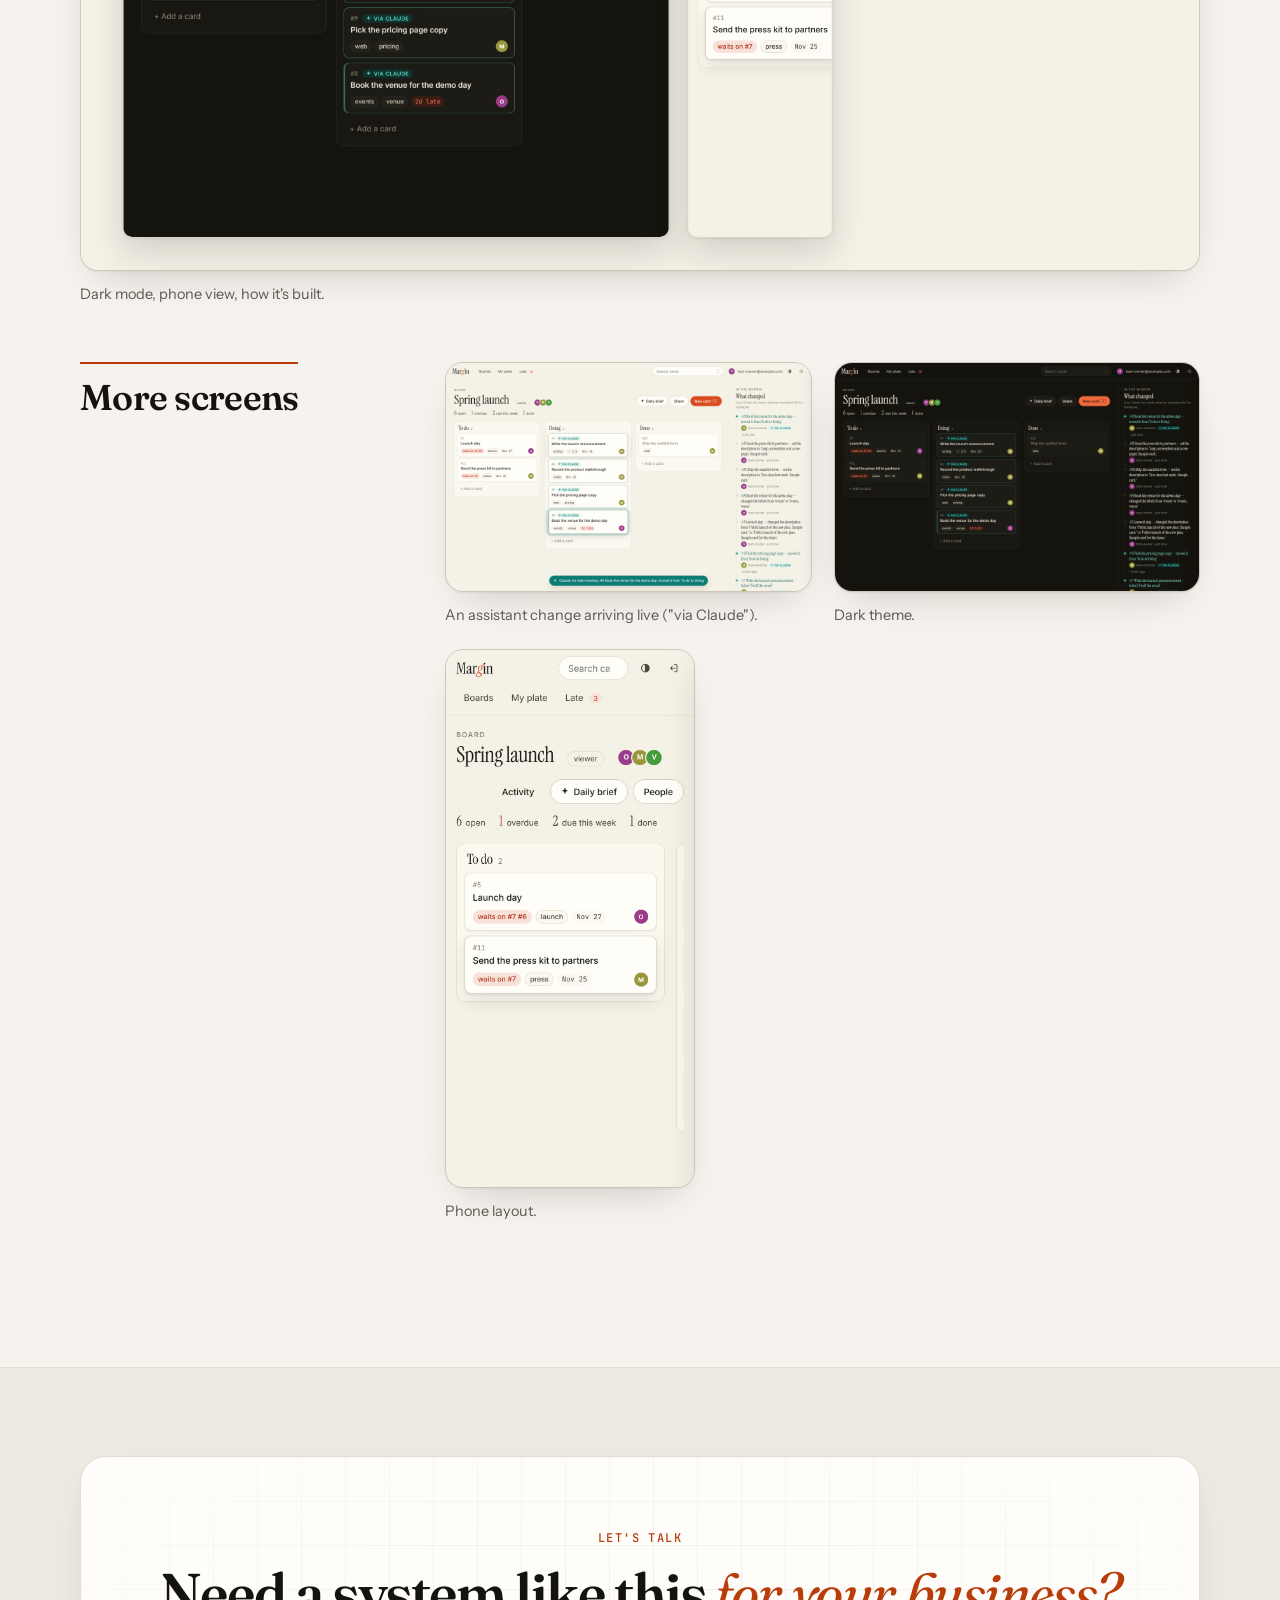
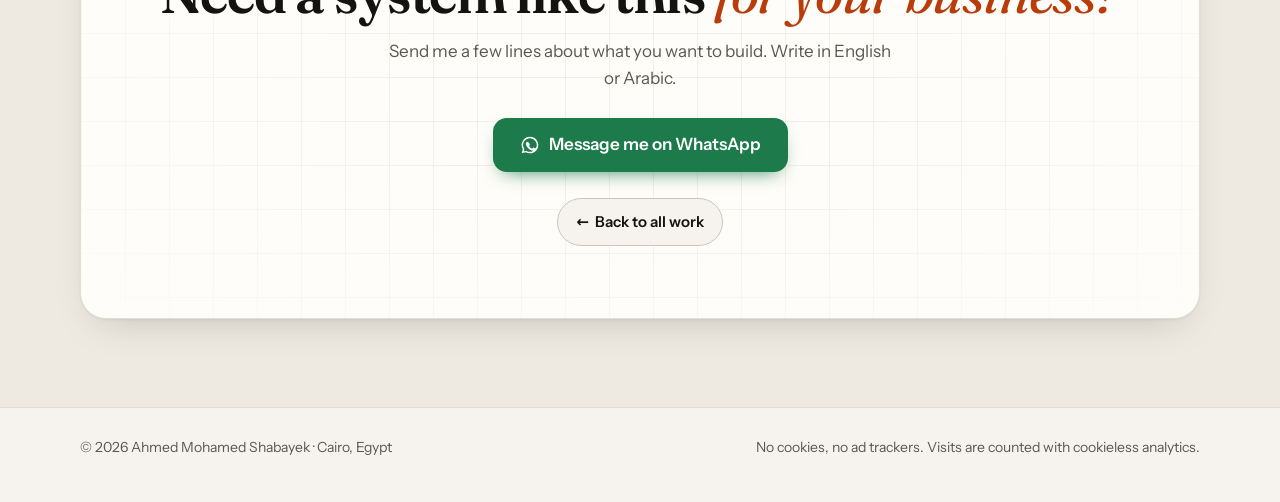
<file: margin/index.html>
<!doctype html>
<html lang="en" dir="ltr">
<head>
<meta charset="utf-8">
<meta name="viewport" content="width=device-width, initial-scale=1">
<title>Margin: a team board your AI assistant can work on | Ahmed Shabayek</title>
<meta name="description" content="Case study: Margin, a team task board that Claude and ChatGPT can operate over MCP, with every assistant change tracked and shown live.">
<link rel="canonical" href="https://ashabaik.github.io/margin/">
<link rel="alternate" hreflang="en" href="https://ashabaik.github.io/margin/">
<link rel="alternate" hreflang="ar" href="https://ashabaik.github.io/ar/margin/">
<link rel="alternate" hreflang="x-default" href="https://ashabaik.github.io/margin/">
<meta property="og:type" content="article">
<meta property="og:site_name" content="Ahmed Shabayek">
<meta property="og:url" content="https://ashabaik.github.io/margin/">
<meta property="og:title" content="Margin: a team board your AI assistant can work on">
<meta property="og:description" content="A team task board that Claude and ChatGPT can operate over MCP, with every assistant change tracked and shown live.">
<meta property="og:image" content="https://ashabaik.github.io/images/margin/01-margin.jpg">
<meta property="og:image:width" content="1920">
<meta property="og:image:height" content="1080">
<meta property="og:locale" content="en_US">
<meta property="og:locale:alternate" content="ar_AR">
<meta name="twitter:card" content="summary_large_image">
<meta name="twitter:title" content="Margin: a team board your AI assistant can work on">
<meta name="twitter:description" content="A team task board that Claude and ChatGPT can operate over MCP, with every assistant change tracked and shown live.">
<meta name="twitter:image" content="https://ashabaik.github.io/images/margin/01-margin.jpg">
<meta name="theme-color" content="#f6f3ee" media="(prefers-color-scheme: light)">
<meta name="theme-color" content="#121110" media="(prefers-color-scheme: dark)">
<link rel="icon" href="../favicon.svg" type="image/svg+xml">
<link rel="icon" href="../favicon.ico" sizes="32x32">
<link rel="apple-touch-icon" href="../apple-touch-icon.png">
<link rel="preconnect" href="https://fonts.googleapis.com">
<link rel="preconnect" href="https://fonts.gstatic.com" crossorigin>
<link rel="preload" href="../fonts/fraunces-latin.woff2" as="font" type="font/woff2" crossorigin>
<link rel="preload" href="../fonts/instrument-sans-latin.woff2" as="font" type="font/woff2" crossorigin>
<link rel="stylesheet" href="../fonts/fonts-latin.css">
<link href="https://fonts.googleapis.com/css2?family=IBM+Plex+Sans+Arabic:wght@600&text=%D8%B9%D8%B1%D8%A8%D9%8A&display=swap" rel="stylesheet" media="print" onload="this.media='all'"><noscript><link href="https://fonts.googleapis.com/css2?family=IBM+Plex+Sans+Arabic:wght@600&text=%D8%B9%D8%B1%D8%A8%D9%8A&display=swap" rel="stylesheet"></noscript>
<link rel="stylesheet" href="../styles.css">
<script>
(function(){document.documentElement.classList.add('js');try{var t=localStorage.getItem('theme');if(t==='light'||t==='dark'){document.documentElement.setAttribute('data-theme',t);}}catch(e){}})();
</script>
</head>
<body>
<a class="skip" href="#main">Skip to content</a>

<header class="site-header">
  <div class="wrap header-row">
    <a class="brand" href="../">
      <span class="brand-mark" aria-hidden="true">AS</span>
      <span class="brand-name" aria-hidden="true">Ahmed Shabayek</span>
      <span class="sr-only">Ahmed Shabayek, home page</span>
    </a>
    <a class="back-link" href="../#work"><span aria-hidden="true">←</span> All work</a>
    <a class="lang-switch" href="../ar/margin/" lang="ar" hreflang="ar" aria-label="العربية: النسخة العربية من الصفحة">عربي</a>
    <button class="theme-btn" type="button" aria-label="Switch to dark mode" title="Switch theme" data-label-dark="Switch to dark mode" data-label-light="Switch to light mode">
      <svg class="icon-moon" width="18" height="18" viewBox="0 0 24 24" fill="none" stroke="currentColor" stroke-width="2" stroke-linecap="round" stroke-linejoin="round" aria-hidden="true"><path d="M21 12.8A9 9 0 1 1 11.2 3a7 7 0 0 0 9.8 9.8z"/></svg>
      <svg class="icon-sun" width="18" height="18" viewBox="0 0 24 24" fill="none" stroke="currentColor" stroke-width="2" stroke-linecap="round" stroke-linejoin="round" aria-hidden="true"><circle cx="12" cy="12" r="4"/><path d="M12 2v2M12 20v2M4.9 4.9l1.4 1.4M17.7 17.7l1.4 1.4M2 12h2M20 12h2M4.9 19.1l1.4-1.4M17.7 6.3l1.4-1.4"/></svg>
    </button>
  </div>
</header>

<main id="main">
  <section class="hero cs-hero">
    <div class="wrap">
      <p class="eyebrow reveal">Case study · 2026</p>
      <h1 class="cs-title reveal">Margin: a team board <em>your AI assistant can work on.</em></h1>
      <p class="hero-lead cs-lead reveal">Margin is a team task board that people use on the web or through Claude and ChatGPT (MCP). Every change is recorded with who, when, what changed and whether a person or their assistant did it.</p>
      <div class="btn-row reveal">
        <a class="btn btn-primary" href="https://shabaik-boards-shabaiks--org-8080.ignite.dodil.cloud" target="_blank" rel="noopener">Open live app<svg class="ext" width="14" height="14" viewBox="0 0 24 24" fill="none" stroke="currentColor" stroke-width="2.2" stroke-linecap="round" stroke-linejoin="round" aria-hidden="true"><path d="M7 17L17 7M9 7h8v8"/></svg><span class="sr-only">(opens in a new tab)</span></a>
        <a class="btn btn-ghost" href="https://git.dodil.io/shabaiks-org/shabaik-boards" target="_blank" rel="noopener">View the code<svg class="ext" width="14" height="14" viewBox="0 0 24 24" fill="none" stroke="currentColor" stroke-width="2.2" stroke-linecap="round" stroke-linejoin="round" aria-hidden="true"><path d="M7 17L17 7M9 7h8v8"/></svg><span class="sr-only">(opens in a new tab)</span></a>
      </div>
      <dl class="cs-facts reveal">
        <div><dt>Type</dt><dd>Full-stack web app + AI assistant integration (MCP)</dd></div>
        <div><dt>Role</dt><dd>Solo: product, design, back end, front end, tests, deployment</dd></div>
        <div><dt>Year</dt><dd>2026</dd></div>
        <div><dt>Stack</dt><dd>Python 3.12, FastAPI, Postgres-compatible DB with vector search, OAuth, MCP, JavaScript, CI/CD</dd></div>
      </dl>
    </div>
  </section>

  <section class="section cs-section">
    <div class="wrap">
      <figure class="cs-figure reveal">
        <img src="../images/margin/01-margin.jpg" alt="The Margin board while Claude moves a card, with the change noted in the margin" width="1920" height="1080" decoding="async">
        <figcaption>The live board while Claude moves a card.</figcaption>
      </figure>

      <div class="cs-block reveal">
        <h2>The problem</h2>
        <div class="cs-body">
          <p>Teams now let AI assistants change their work tools, but most task boards can't tell you which changes a person made and which their assistant made, and they give the assistant either too much access or none.</p>
        </div>
      </div>

      <div class="cs-block reveal">
        <h2>The solution</h2>
        <div class="cs-body">
          <p>Margin is a team task board you can run from the web page or straight from Claude or ChatGPT. Ask "what's on my plate this week?", "move card 12 to Done" or "what is blocking the launch?" and the assistant does it, acting as you and seeing only your boards.</p>
          <p>Every change records who, when, what changed (old and new value) and through which door: the web page or an assistant, with the assistant's name. Anything an assistant does glides into place live on the board, glows, and carries a "via Claude" mark.</p>
        </div>
      </div>

      <figure class="cs-figure reveal">
        <img src="../images/margin/02-assistant.jpg" alt="Margin with cards marked via Claude and example requests to the assistant" width="1920" height="1080" loading="lazy" decoding="async">
        <figcaption>Claude and ChatGPT integration, "via Claude" marks, example requests.</figcaption>
      </figure>

      <div class="cs-block reveal">
        <h2>Features</h2>
        <div class="cs-body">
          <ul class="cs-list">
            <li>Team roles: owner, member, viewer. Only the owner manages people; viewers read only. Boards you are not on are invisible, on the web and to the assistant.</li>
            <li>Boards with To do / Doing / Done; cards with title, description, assignee, due date, labels, checklist and short card numbers. Drag and drop with mouse, pen or touch; order is saved.</li>
            <li>Full card history and board activity log.</li>
            <li>One MCP endpoint with 27 action tools (move, assign, update, block, search, summarize...), so Claude and ChatGPT work on the board through real actions, never raw database access.</li>
            <li>AI features: turn a card into a checklist, a daily brief per board, search by meaning ("how do we get paid?" finds "Send invoice"), "find similar cards" with vector embeddings.</li>
            <li>"Blocked by" chains with loop checks: "what is blocking the launch?" answers down the whole chain.</li>
            <li>Overdue flags everywhere; "my cards" split into overdue, this week, later.</li>
            <li>Light and dark themes, phone layout, keyboard shortcuts, reduced-motion support, live updates.</li>
          </ul>
        </div>
      </div>

      <figure class="cs-figure reveal">
        <img src="../images/margin/03-extras.jpg" alt="Four Margin screens: what is blocking the launch, turning a card into a checklist, the daily brief, and search by meaning" width="1920" height="1080" loading="lazy" decoding="async">
        <figcaption>What is blocking, AI checklist, daily brief, search by meaning.</figcaption>
      </figure>

      <div class="cs-block reveal">
        <h2>How it's built</h2>
        <div class="cs-body">
          <ul class="cs-list">
            <li>Python 3.12 + FastAPI with Domain-Driven Design (domain / application / infrastructure). The web routes and the MCP tools call the same use cases, so every rule is written once and holds for both.</li>
            <li>51 automated tests covering the role and board rules.</li>
            <li>OAuth sign-in with PKCE and dynamic client registration, so Claude.ai and ChatGPT connect as the signed-in person.</li>
            <li>Postgres-compatible database with <code>VECTOR(2048)</code> columns and cosine nearest-neighbour search; embeddings and chat from hosted AI models.</li>
            <li>CI pipeline that tests, builds and deploys on every push; one-command "remix" lets anyone copy the whole app (code, database, sign-in, deployment) into their own account.</li>
            <li>Front end in plain JavaScript and CSS (no build step), with its own editorial design: drag with lift and tilt, animated card moves and toasts.</li>
            <li>README and design notes in the repository.</li>
          </ul>
        </div>
      </div>

      <figure class="cs-figure reveal">
        <img src="../images/margin/04-everywhere.jpg" alt="Margin in dark mode and on a phone, with notes on how it is built" width="1920" height="1080" loading="lazy" decoding="async">
        <figcaption>Dark mode, phone view, how it's built.</figcaption>
      </figure>

      <div class="cs-block reveal">
        <h2>More screens</h2>
        <div class="cs-body cs-gallery">
          <figure class="cs-figure">
            <img src="../images/margin/05-live-agent.jpg" alt="An assistant change arriving live on the Margin board, marked via Claude" width="1920" height="1200" loading="lazy" decoding="async">
            <figcaption>An assistant change arriving live ("via Claude").</figcaption>
          </figure>
          <figure class="cs-figure">
            <img src="../images/margin/06-live-dark.jpg" alt="The Margin board in the dark theme" width="1920" height="1200" loading="lazy" decoding="async">
            <figcaption>Dark theme.</figcaption>
          </figure>
          <figure class="cs-figure cs-phone">
            <img src="../images/margin/07-live-phone.jpg" alt="The Margin board on a phone" width="780" height="1688" loading="lazy" decoding="async">
            <figcaption>Phone layout.</figcaption>
          </figure>
        </div>
      </div>
    </div>
  </section>

  <section class="section section-alt">
    <div class="wrap">
      <div class="contact reveal">
        <p class="eyebrow">Let's talk</p>
        <h2>Need a system like this <em>for your business?</em></h2>
        <p class="contact-lead">Send me a few lines about what you want to build. Write in English or Arabic.</p>
        <div class="contact-cta">
          <a class="btn btn-wa btn-lg" href="https://wa.me/201009565137" target="_blank" rel="noopener"><svg width="20" height="20" viewBox="0 0 24 24" fill="currentColor" aria-hidden="true"><path d="M12 2a10 10 0 0 0-8.6 15.1L2 22l5-1.3A10 10 0 1 0 12 2zm0 1.8a8.2 8.2 0 1 1-4.2 15.3l-.3-.2-3 .8.8-2.9-.2-.3A8.2 8.2 0 0 1 12 3.8zm-3.3 4.4c-.2 0-.5 0-.7.3-.3.3-1 1-1 2.4s1 2.8 1.2 3c.1.2 2 3.2 5 4.4 2.5 1 3 .8 3.5.7.6-.1 1.7-.7 2-1.4.2-.7.2-1.3.1-1.4l-.5-.3-1.9-.9c-.2-.1-.4-.1-.6.1l-.9 1.1c-.2.2-.3.2-.6.1a6.7 6.7 0 0 1-3.3-2.9c-.3-.4.2-.4.7-1.4.1-.2 0-.4 0-.5l-.9-2.1c-.2-.5-.4-.5-.6-.5h-.5z"/></svg>Message me on WhatsApp<span class="sr-only"> (opens in a new tab)</span></a>
        </div>
        <ul class="contact-links">
          <li><a href="../#work"><span aria-hidden="true">←</span> Back to all work</a></li>
        </ul>
      </div>
    </div>
  </section>
</main>

<footer class="site-footer">
  <div class="wrap footer-row">
    <p>© 2026 Ahmed Mohamed Shabayek · Cairo, Egypt</p>
    <p>No cookies, no ad trackers. Visits are counted with cookieless analytics.</p>
  </div>
</footer>

<script src="../script.js" defer></script>
<!-- Cloudflare Web Analytics: page views only, no cookies. Skipped on localhost. -->
<script>
(function(){var hn=location.hostname;if(hn==='localhost'||hn==='127.0.0.1'||hn==='[::1]'||hn==='')return;
var s=document.createElement('script');s.defer=true;s.src='https://static.cloudflareinsights.com/beacon.min.js';
s.setAttribute('data-cf-beacon','{"token": "280e1668e1364710853b50ac3b85fb3b"}');document.body.appendChild(s);})();
</script>
</body>
</html>
</file>
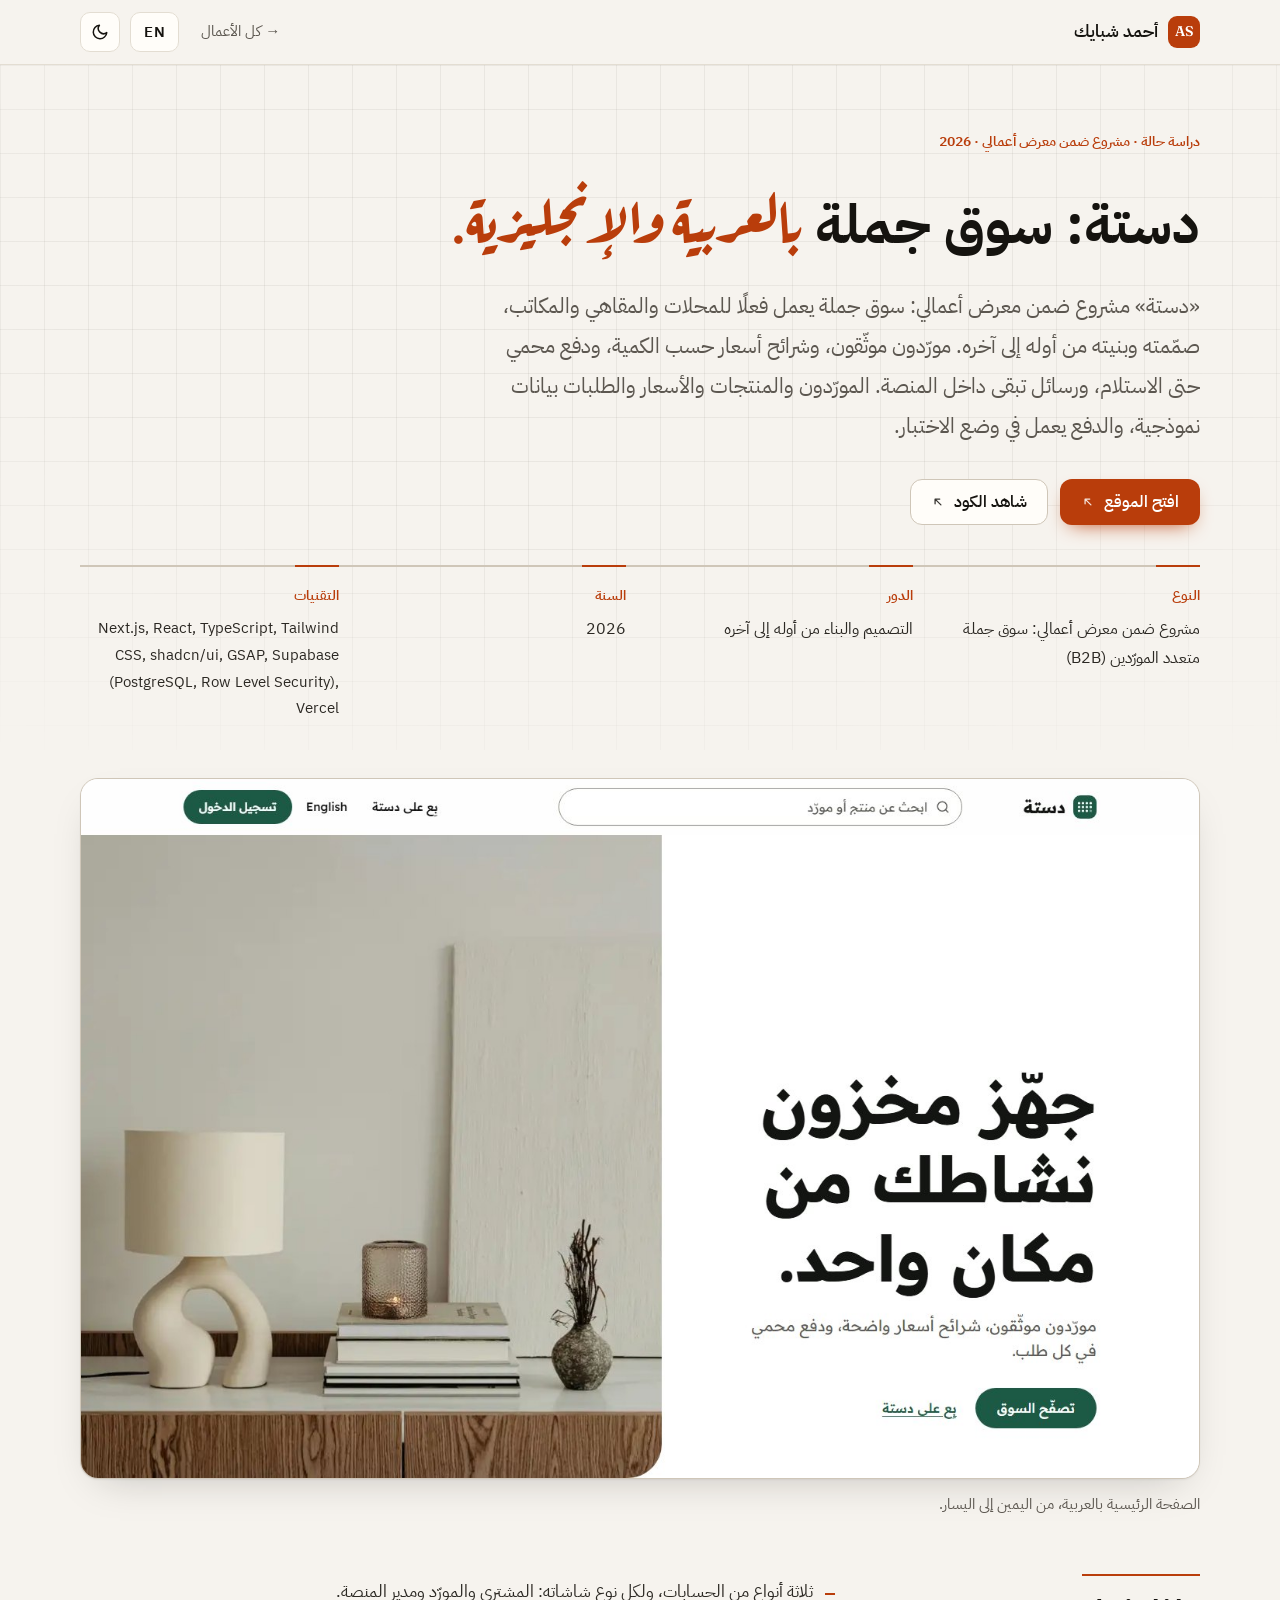
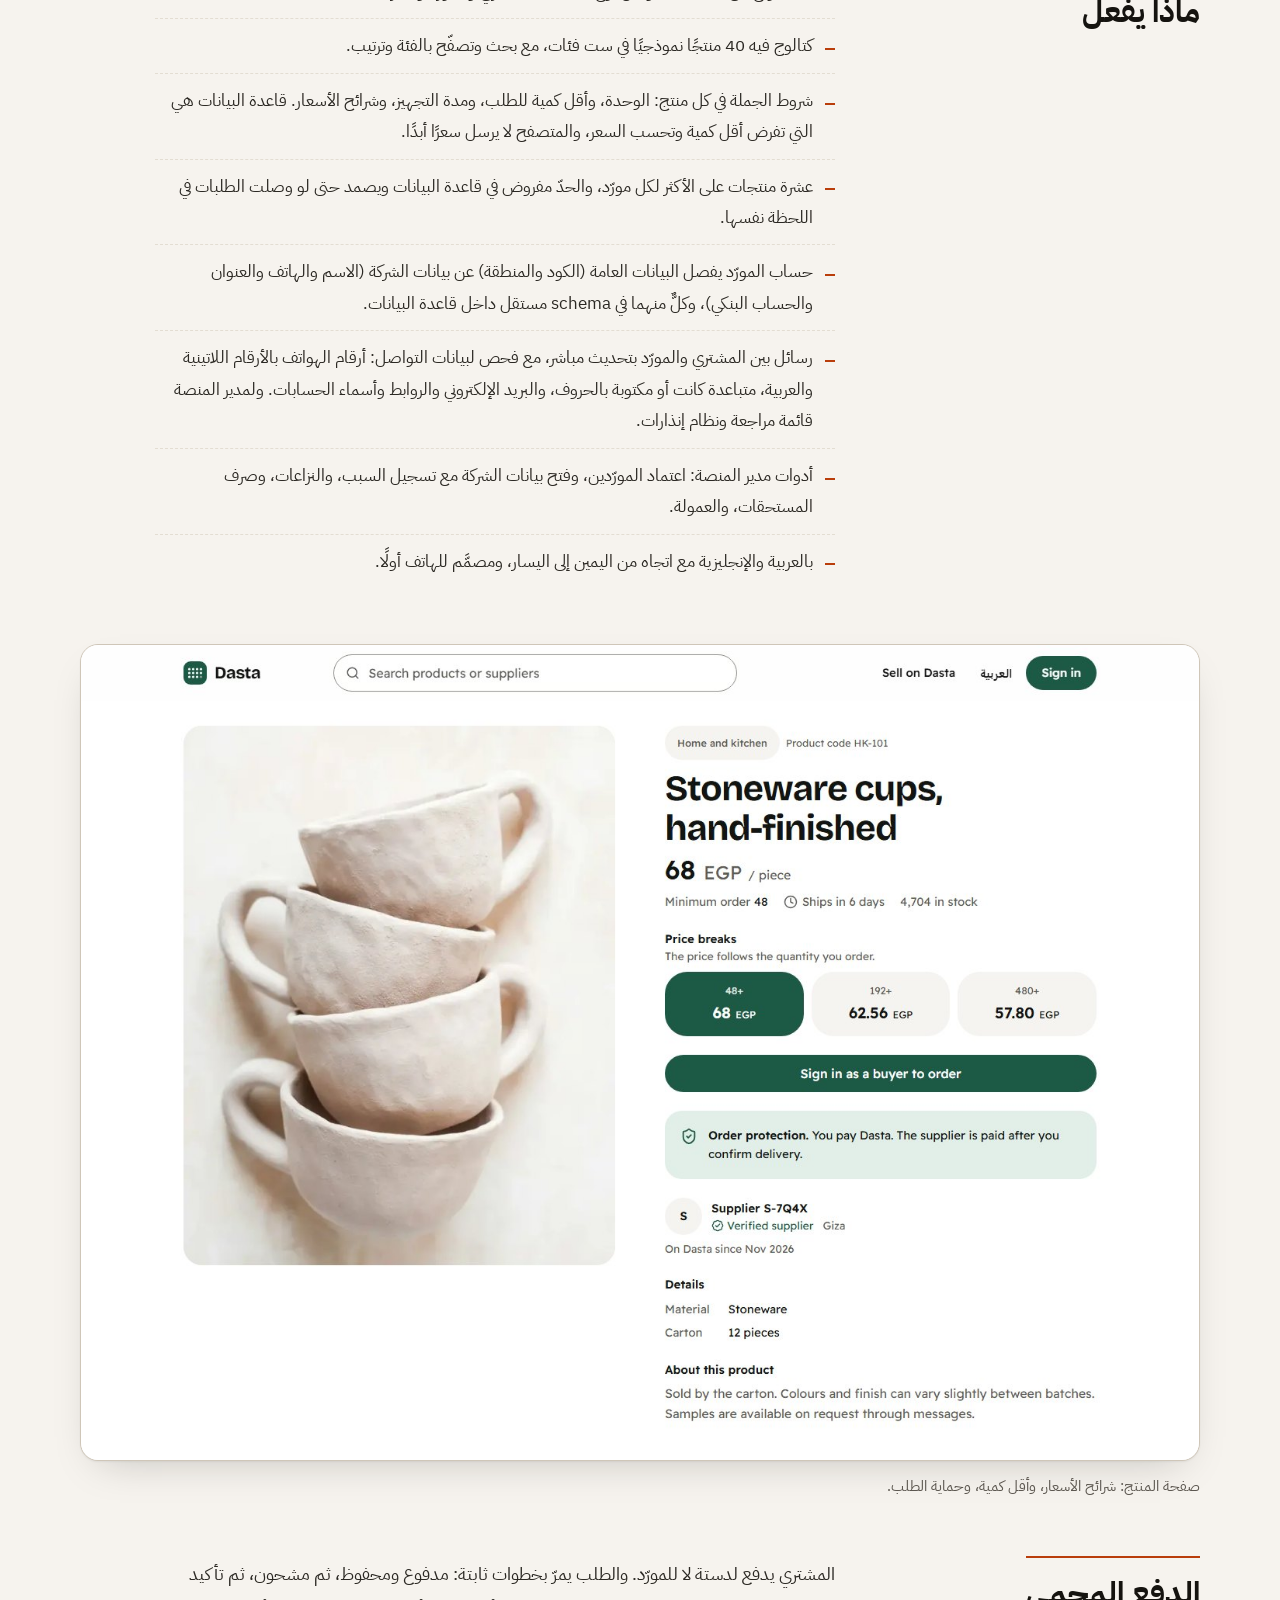
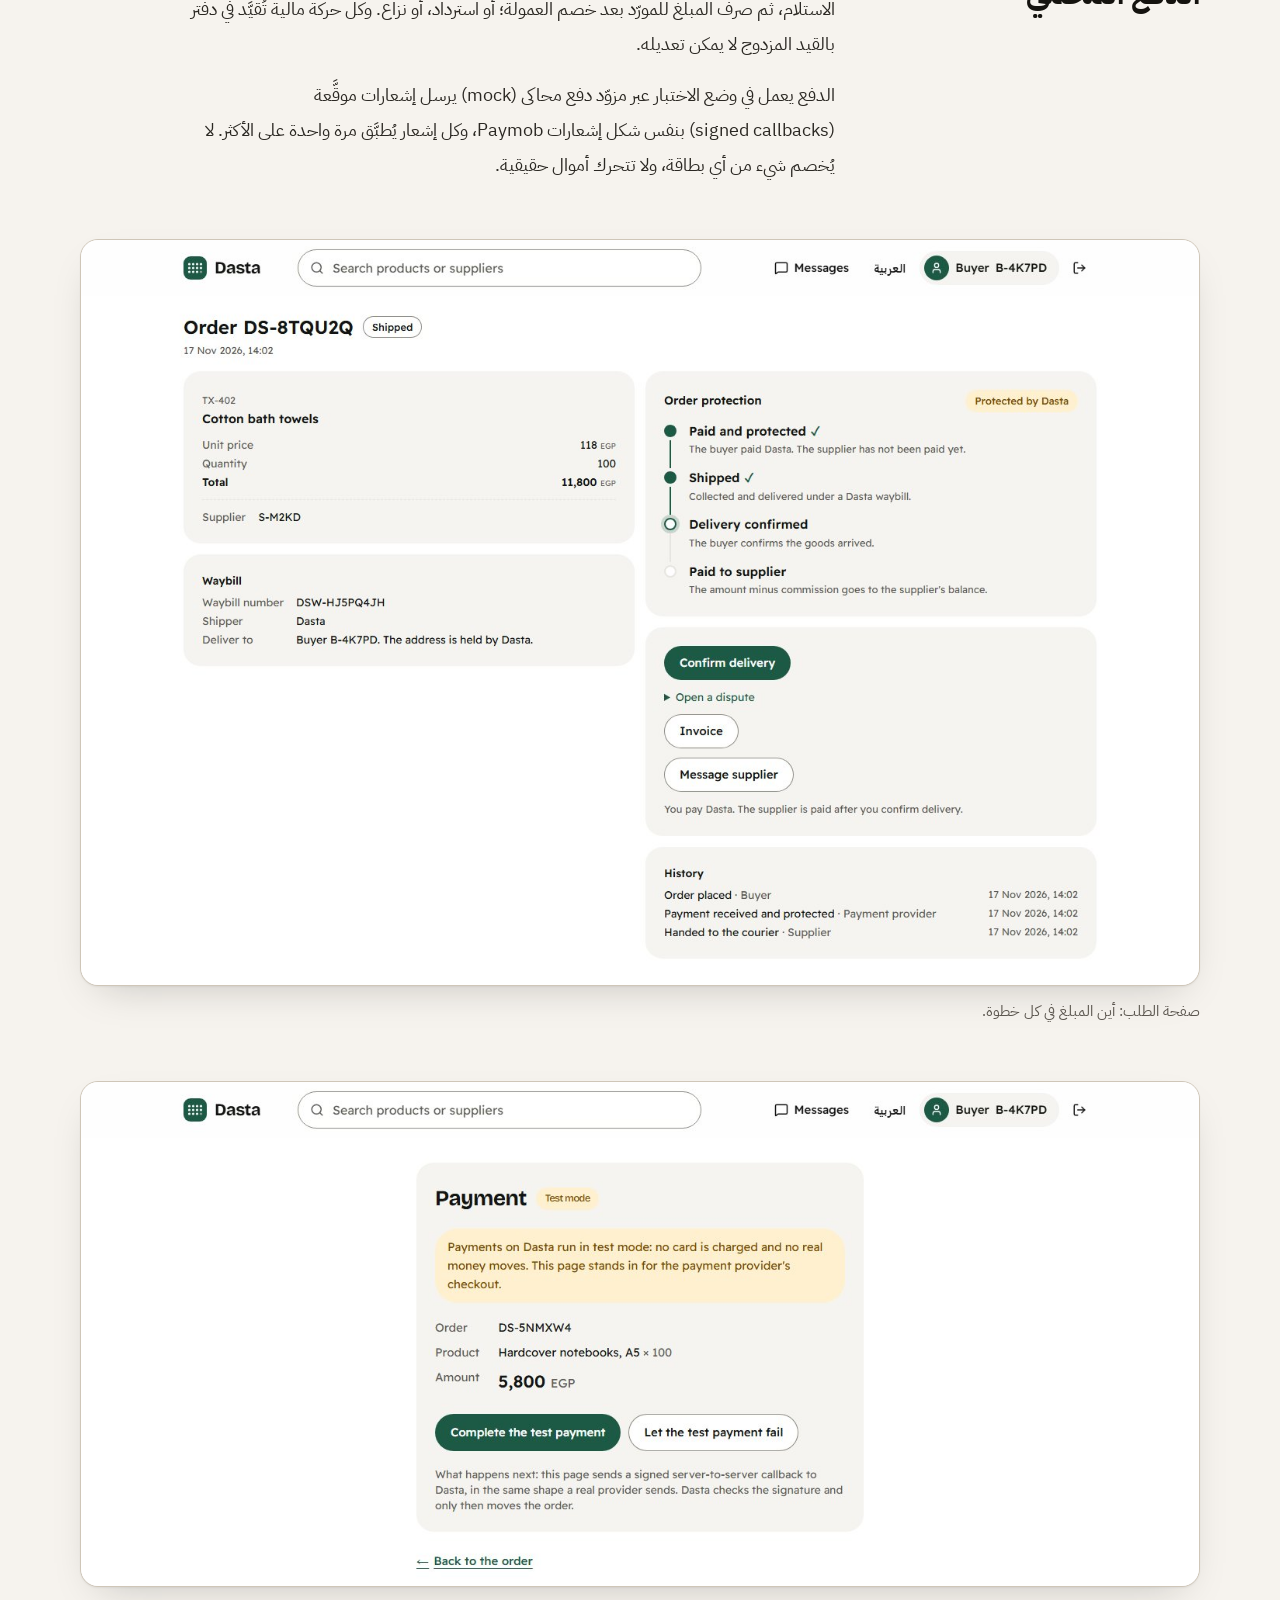
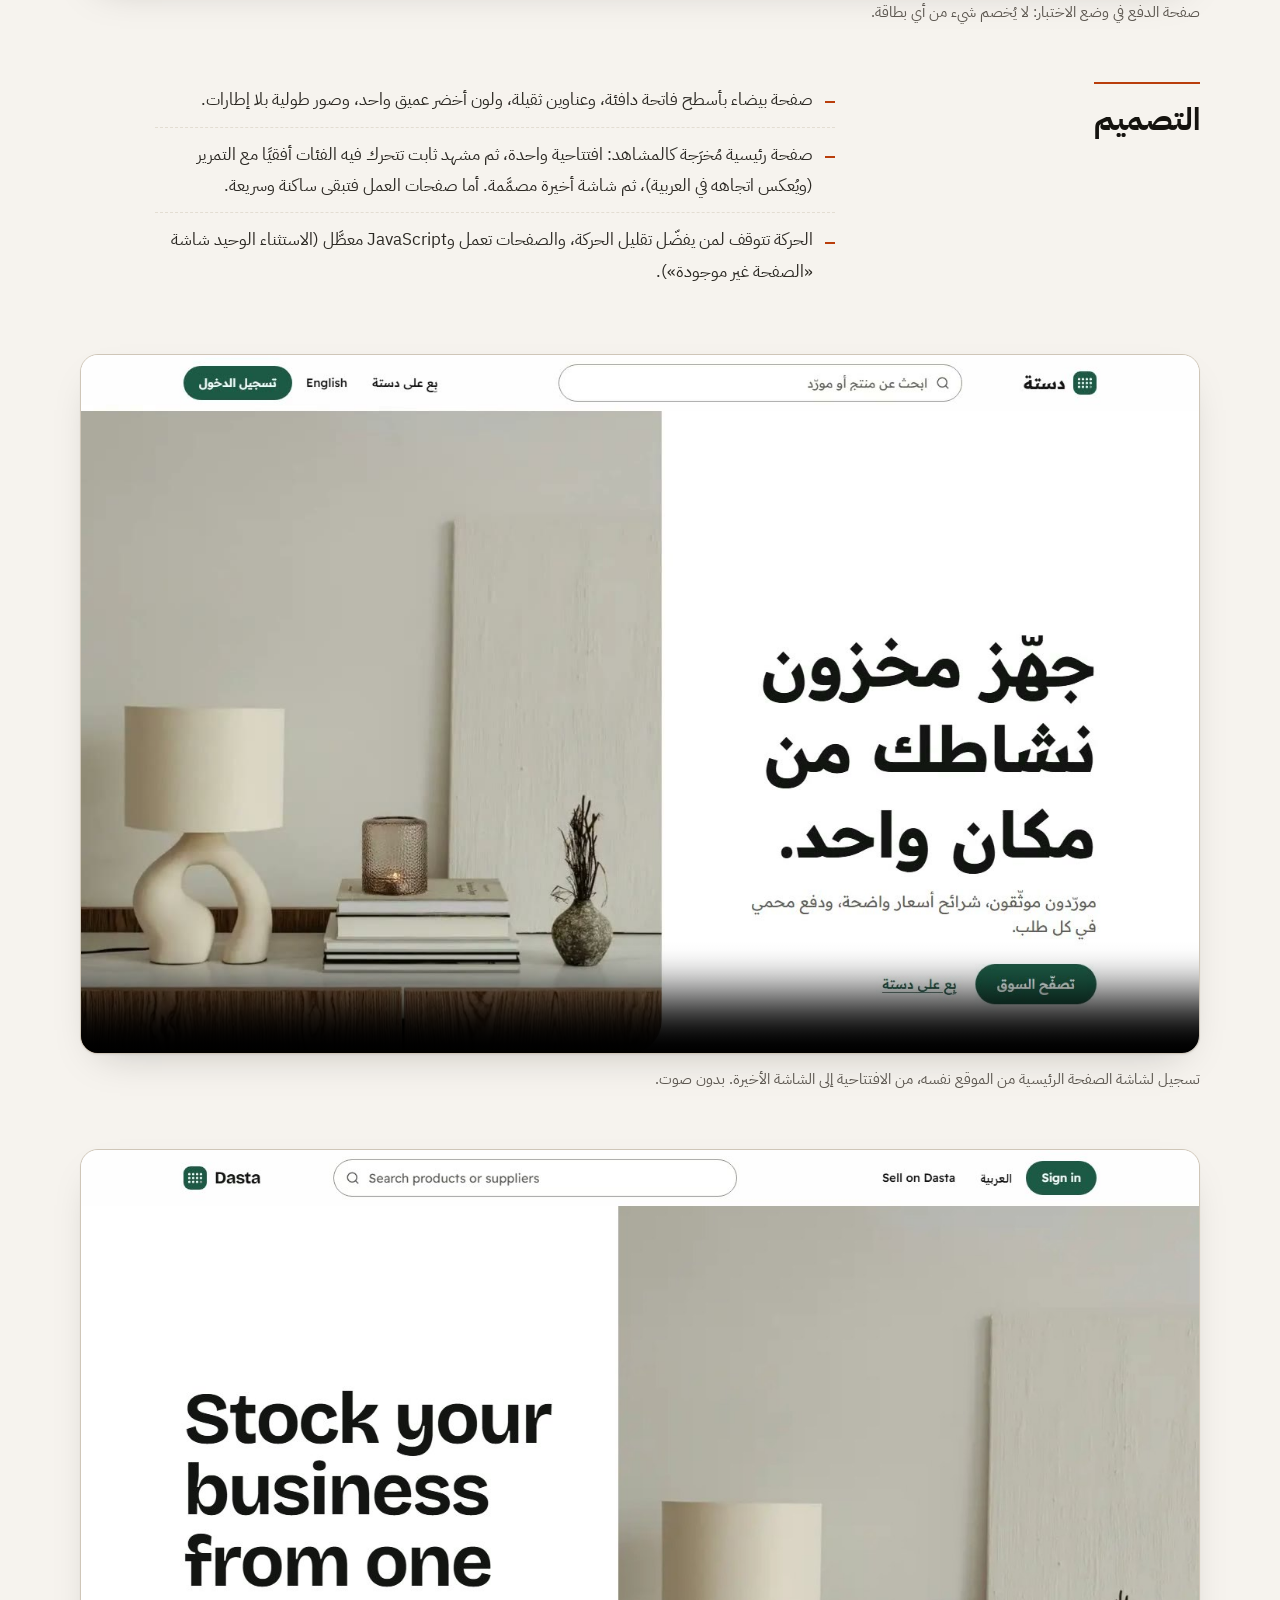
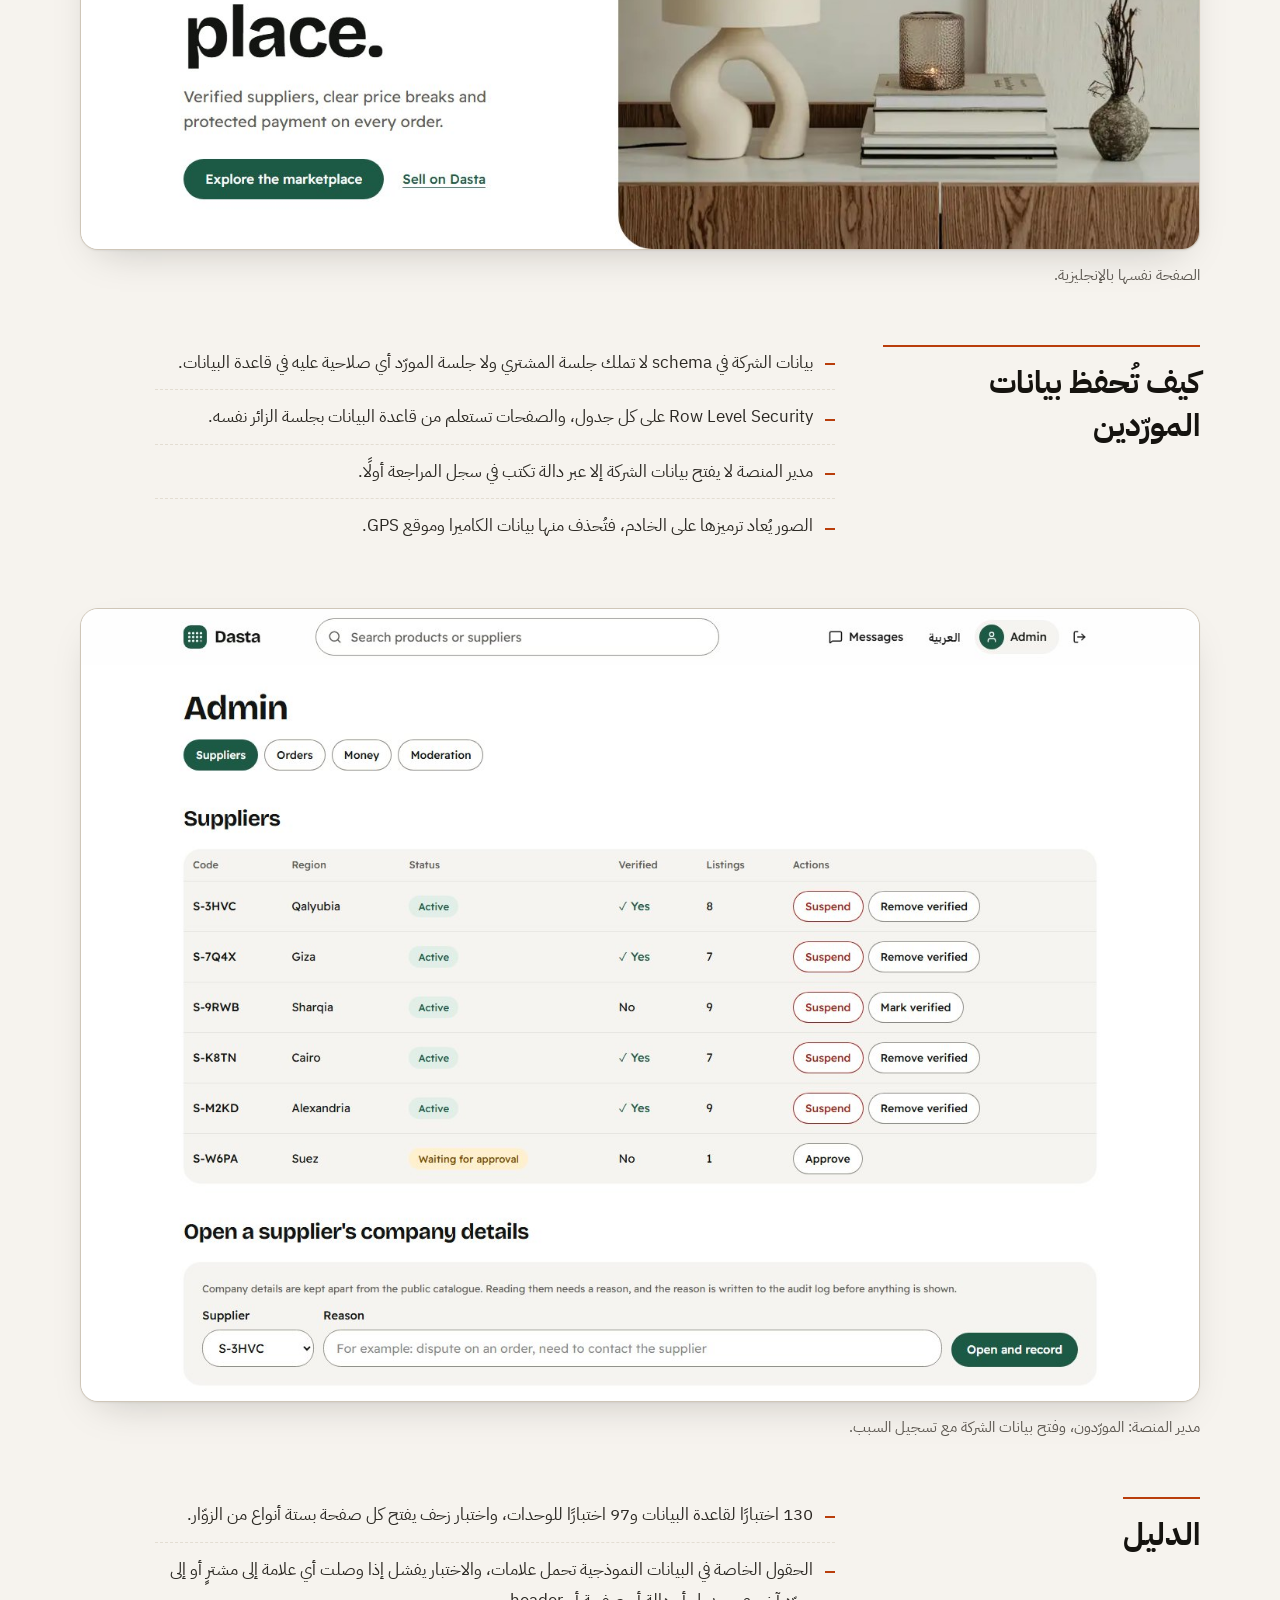
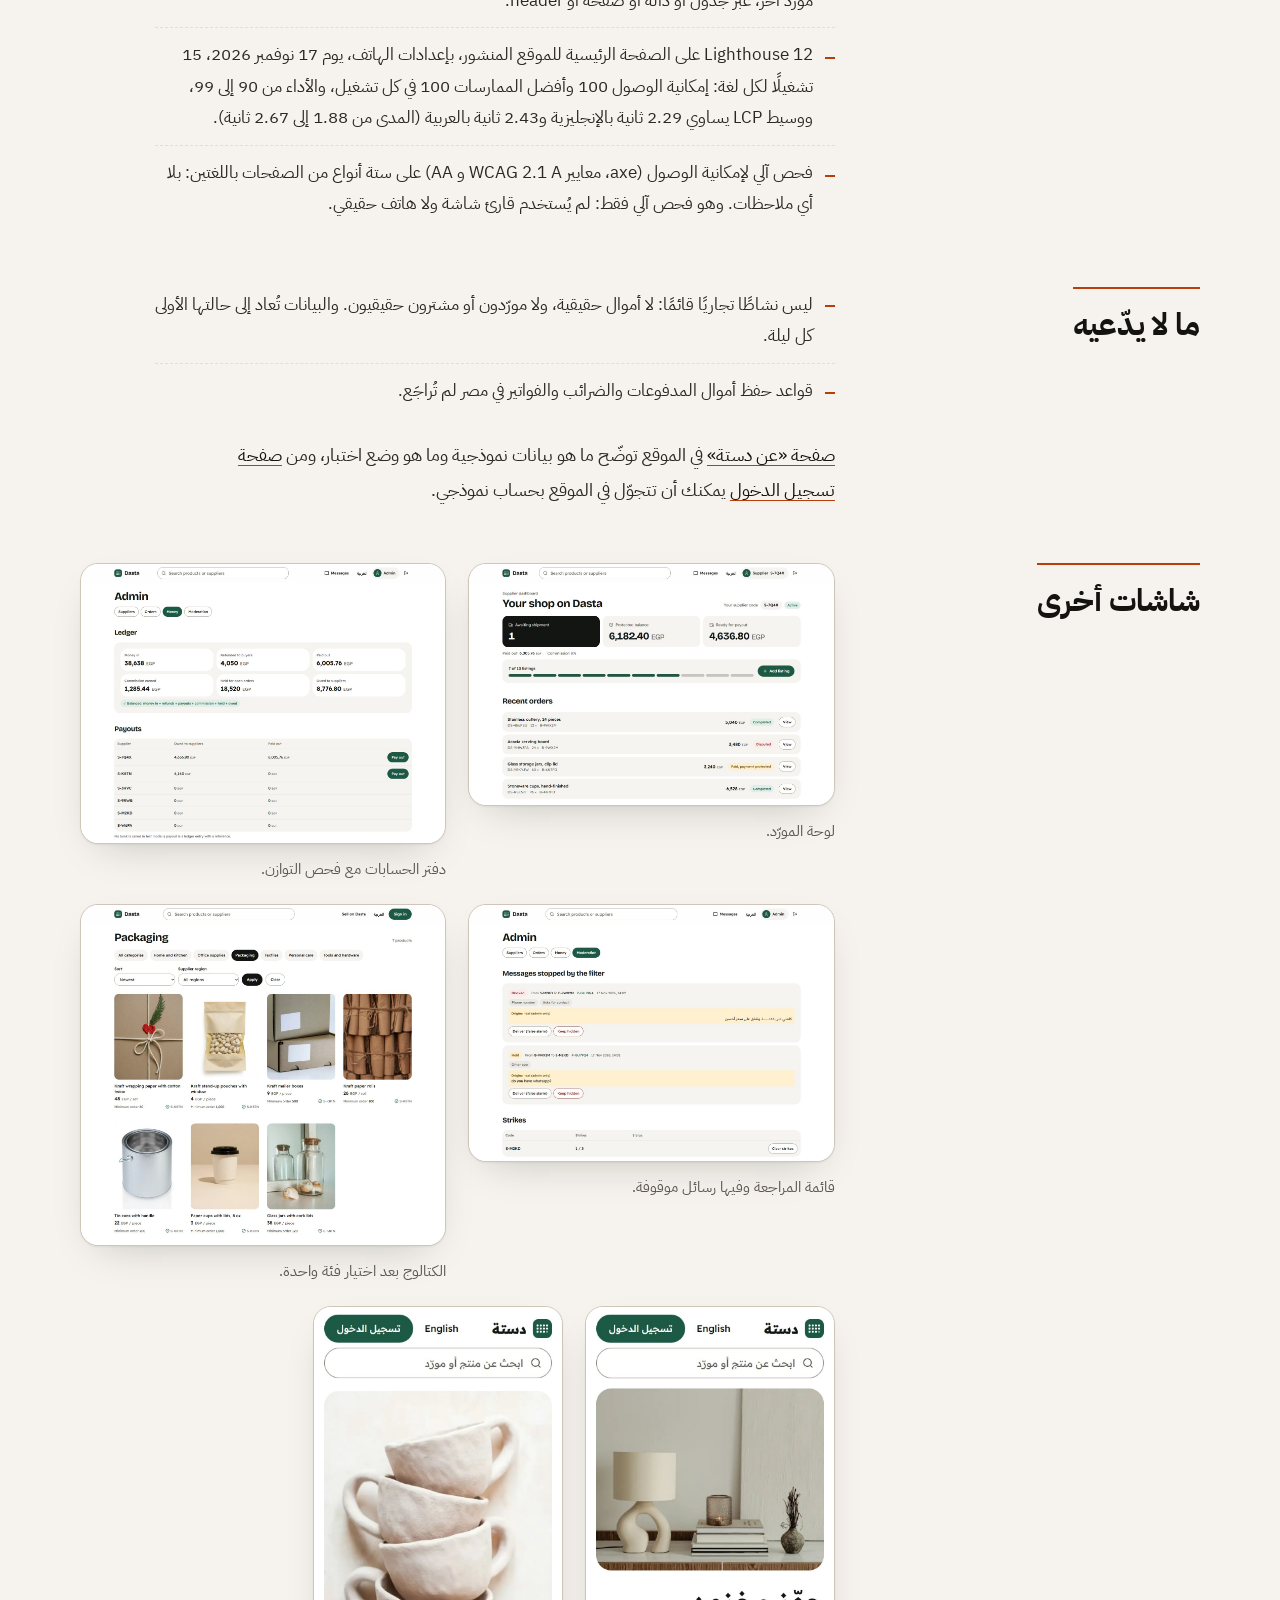
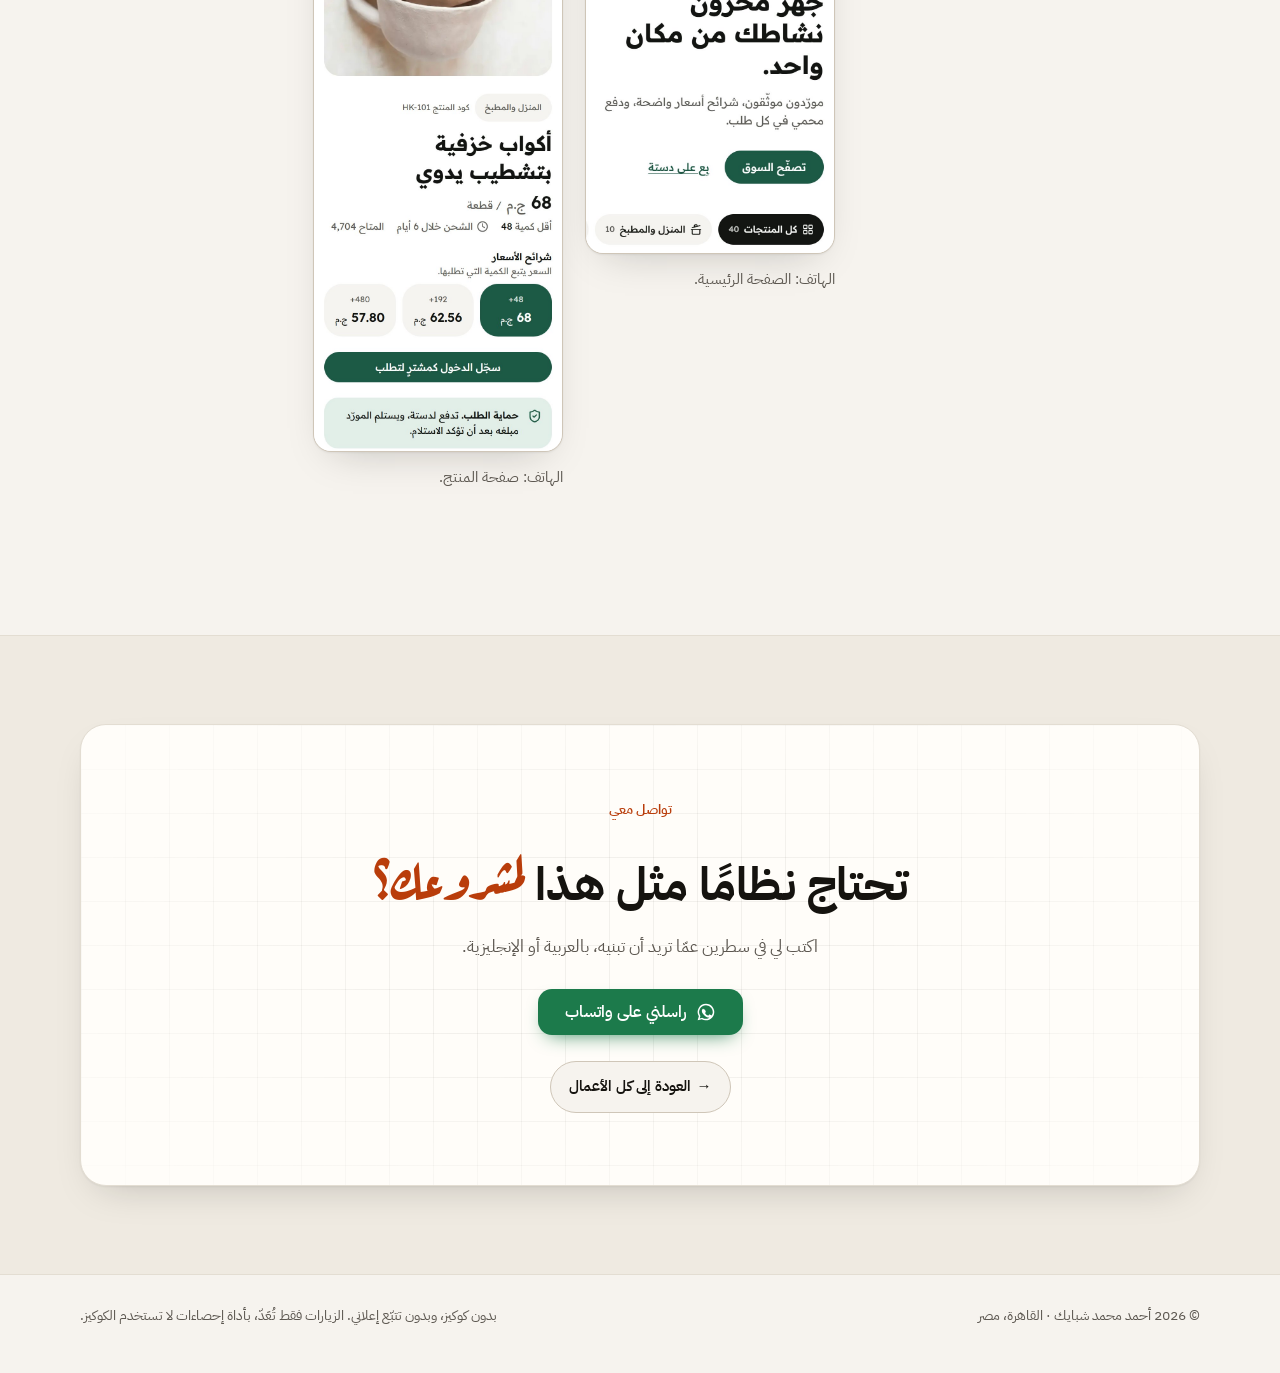
<file: ar/dasta/index.html>
<!doctype html>
<html lang="ar" dir="rtl">
<head>
<meta charset="utf-8">
<meta name="viewport" content="width=device-width, initial-scale=1">
<title>دستة: سوق جملة بالعربية والإنجليزية | أحمد شبايك</title>
<meta name="description" content="دراسة حالة: «دستة» مشروع ضمن معرض أعمالي. سوق جملة يعمل فعلًا بالعربية والإنجليزية، بشرائح أسعار ودفع محمي وبيانات مورّدين محفوظة.">
<link rel="canonical" href="https://ashabaik.github.io/ar/dasta/">
<link rel="alternate" hreflang="en" href="https://ashabaik.github.io/dasta/">
<link rel="alternate" hreflang="ar" href="https://ashabaik.github.io/ar/dasta/">
<link rel="alternate" hreflang="x-default" href="https://ashabaik.github.io/dasta/">
<meta property="og:type" content="article">
<meta property="og:site_name" content="أحمد شبايك">
<meta property="og:url" content="https://ashabaik.github.io/ar/dasta/">
<meta property="og:title" content="دستة: سوق جملة بالعربية والإنجليزية">
<meta property="og:description" content="مشروع ضمن معرض أعمالي: سوق جملة يعمل فعلًا، بشرائح أسعار ودفع محمي وبيانات مورّدين محفوظة.">
<meta property="og:image" content="https://ashabaik.github.io/images/dasta/02-home-arabic.jpg">
<meta property="og:image:width" content="1440">
<meta property="og:image:height" content="900">
<meta property="og:locale" content="ar_AR">
<meta property="og:locale:alternate" content="en_US">
<meta name="twitter:card" content="summary_large_image">
<meta name="twitter:title" content="دستة: سوق جملة بالعربية والإنجليزية">
<meta name="twitter:description" content="مشروع ضمن معرض أعمالي: سوق جملة يعمل فعلًا، بشرائح أسعار ودفع محمي وبيانات مورّدين محفوظة.">
<meta name="twitter:image" content="https://ashabaik.github.io/images/dasta/02-home-arabic.jpg">
<meta name="theme-color" content="#f6f3ee" media="(prefers-color-scheme: light)">
<meta name="theme-color" content="#121110" media="(prefers-color-scheme: dark)">
<link rel="icon" href="../../favicon.svg" type="image/svg+xml">
<link rel="icon" href="../../favicon.ico" sizes="32x32">
<link rel="apple-touch-icon" href="../../apple-touch-icon.png">
<link rel="preconnect" href="https://fonts.googleapis.com">
<link rel="preconnect" href="https://fonts.gstatic.com" crossorigin>
<link rel="preload" href="../../fonts/ibm-plex-sans-arabic-700-arabic.woff2" as="font" type="font/woff2" crossorigin>
<link rel="preload" href="../../fonts/aref-ruqaa-700-arabic.woff2" as="font" type="font/woff2" crossorigin>
<link rel="stylesheet" href="../../fonts/fonts-ar.css">
<link href="https://fonts.googleapis.com/css2?family=Fraunces:opsz,wght@9..144,600&text=AS&display=swap" rel="stylesheet" media="print" onload="this.media='all'"><noscript><link href="https://fonts.googleapis.com/css2?family=Fraunces:opsz,wght@9..144,600&text=AS&display=swap" rel="stylesheet"></noscript>
<link rel="stylesheet" href="../../styles.css">
<script>
(function(){document.documentElement.classList.add('js');try{var t=localStorage.getItem('theme');if(t==='light'||t==='dark'){document.documentElement.setAttribute('data-theme',t);}}catch(e){}})();
</script>
</head>
<body>
<a class="skip" href="#main">انتقل إلى المحتوى</a>

<header class="site-header">
  <div class="wrap header-row">
    <a class="brand" href="../">
      <span class="brand-mark" aria-hidden="true">AS</span>
      <span class="brand-name" aria-hidden="true">أحمد شبايك</span>
      <span class="sr-only">أحمد شبايك، الصفحة الرئيسية</span>
    </a>
    <a class="back-link" href="../#work"><span aria-hidden="true">→</span> كل الأعمال</a>
    <a class="lang-switch" href="../../dasta/" lang="en" hreflang="en" aria-label="EN: English version of this page">EN</a>
    <button class="theme-btn" type="button" aria-label="التبديل إلى الوضع الداكن" title="تبديل المظهر" data-label-dark="التبديل إلى الوضع الداكن" data-label-light="التبديل إلى الوضع الفاتح">
      <svg class="icon-moon" width="18" height="18" viewBox="0 0 24 24" fill="none" stroke="currentColor" stroke-width="2" stroke-linecap="round" stroke-linejoin="round" aria-hidden="true"><path d="M21 12.8A9 9 0 1 1 11.2 3a7 7 0 0 0 9.8 9.8z"/></svg>
      <svg class="icon-sun" width="18" height="18" viewBox="0 0 24 24" fill="none" stroke="currentColor" stroke-width="2" stroke-linecap="round" stroke-linejoin="round" aria-hidden="true"><circle cx="12" cy="12" r="4"/><path d="M12 2v2M12 20v2M4.9 4.9l1.4 1.4M17.7 17.7l1.4 1.4M2 12h2M20 12h2M4.9 19.1l1.4-1.4M17.7 6.3l1.4-1.4"/></svg>
    </button>
  </div>
</header>

<main id="main">
  <section class="hero cs-hero">
    <div class="wrap">
      <p class="eyebrow reveal">دراسة حالة · مشروع ضمن معرض أعمالي · 2026</p>
      <h1 class="cs-title reveal">دستة: سوق جملة <em>بالعربية والإنجليزية.</em></h1>
      <p class="hero-lead cs-lead reveal">«دستة» مشروع ضمن معرض أعمالي: سوق جملة يعمل فعلًا للمحلات والمقاهي والمكاتب، صمّمته وبنيته من أوله إلى آخره. مورّدون موثّقون، وشرائح أسعار حسب الكمية، ودفع محمي حتى الاستلام، ورسائل تبقى داخل المنصة. المورّدون والمنتجات والأسعار والطلبات بيانات نموذجية، والدفع يعمل في وضع الاختبار.</p>
      <div class="btn-row reveal">
        <a class="btn btn-primary" href="https://dasta-wholesale.vercel.app/ar" target="_blank" rel="noopener">افتح الموقع<svg class="ext flip" width="14" height="14" viewBox="0 0 24 24" fill="none" stroke="currentColor" stroke-width="2.2" stroke-linecap="round" stroke-linejoin="round" aria-hidden="true"><path d="M7 17L17 7M9 7h8v8"/></svg><span class="sr-only">(يفتح في تبويب جديد)</span></a>
        <a class="btn btn-ghost" href="https://github.com/ashabaik/dasta" target="_blank" rel="noopener">شاهد الكود<svg class="ext flip" width="14" height="14" viewBox="0 0 24 24" fill="none" stroke="currentColor" stroke-width="2.2" stroke-linecap="round" stroke-linejoin="round" aria-hidden="true"><path d="M7 17L17 7M9 7h8v8"/></svg><span class="sr-only">(يفتح في تبويب جديد)</span></a>
      </div>
      <dl class="cs-facts reveal">
        <div><dt>النوع</dt><dd>مشروع ضمن معرض أعمالي: سوق جملة متعدد المورّدين (<span lang="en">B2B</span>)</dd></div>
        <div><dt>الدور</dt><dd>التصميم والبناء من أوله إلى آخره</dd></div>
        <div><dt>السنة</dt><dd>2026</dd></div>
        <div><dt>التقنيات</dt><dd><span class="ltr" lang="en">Next.js, React, TypeScript, Tailwind CSS, shadcn/ui, GSAP, Supabase (PostgreSQL, Row Level Security), Vercel</span></dd></div>
      </dl>
    </div>
  </section>

  <section class="section cs-section">
    <div class="wrap">
      <figure class="cs-figure reveal">
        <img src="../../images/dasta/02-home-arabic.jpg" alt="الصفحة الرئيسية لدستة بالعربية: عنوان «جهّز مخزون نشاطك من مكان واحد» بجوار صورة مصباح على خزانة" width="1440" height="900" decoding="async">
        <figcaption>الصفحة الرئيسية بالعربية، من اليمين إلى اليسار.</figcaption>
      </figure>

      <div class="cs-block reveal">
        <h2>ماذا يفعل</h2>
        <div class="cs-body">
          <ul class="cs-list">
            <li>ثلاثة أنواع من الحسابات، ولكل نوع شاشاته: المشتري والمورّد ومدير المنصة.</li>
            <li>كتالوج فيه 40 منتجًا نموذجيًا في ست فئات، مع بحث وتصفّح بالفئة وترتيب.</li>
            <li>شروط الجملة في كل منتج: الوحدة، وأقل كمية للطلب، ومدة التجهيز، وشرائح الأسعار. قاعدة البيانات هي التي تفرض أقل كمية وتحسب السعر، والمتصفح لا يرسل سعرًا أبدًا.</li>
            <li>عشرة منتجات على الأكثر لكل مورّد، والحدّ مفروض في قاعدة البيانات ويصمد حتى لو وصلت الطلبات في اللحظة نفسها.</li>
            <li>حساب المورّد يفصل البيانات العامة (الكود والمنطقة) عن بيانات الشركة (الاسم والهاتف والعنوان والحساب البنكي)، وكلٌّ منهما في <span lang="en">schema</span> مستقل داخل قاعدة البيانات.</li>
            <li>رسائل بين المشتري والمورّد بتحديث مباشر، مع فحص لبيانات التواصل: أرقام الهواتف بالأرقام اللاتينية والعربية، متباعدة كانت أو مكتوبة بالحروف، والبريد الإلكتروني والروابط وأسماء الحسابات. ولمدير المنصة قائمة مراجعة ونظام إنذارات.</li>
            <li>أدوات مدير المنصة: اعتماد المورّدين، وفتح بيانات الشركة مع تسجيل السبب، والنزاعات، وصرف المستحقات، والعمولة.</li>
            <li>بالعربية والإنجليزية مع اتجاه من اليمين إلى اليسار، ومصمَّم للهاتف أولًا.</li>
          </ul>
        </div>
      </div>

      <figure class="cs-figure reveal">
        <img src="../../images/dasta/03-product.jpg" alt="صفحة منتج في دستة فيها ثلاث شرائح أسعار وأقل كمية للطلب وملاحظة حماية الطلب" width="1440" height="1050" loading="lazy" decoding="async">
        <figcaption>صفحة المنتج: شرائح الأسعار، وأقل كمية، وحماية الطلب.</figcaption>
      </figure>

      <div class="cs-block reveal">
        <h2>الدفع المحمي</h2>
        <div class="cs-body">
          <p>المشتري يدفع لدستة لا للمورّد. والطلب يمرّ بخطوات ثابتة: مدفوع ومحفوظ، ثم مشحون، ثم تأكيد الاستلام، ثم صرف المبلغ للمورّد بعد خصم العمولة؛ أو استرداد، أو نزاع. وكل حركة مالية تُقيَّد في دفتر بالقيد المزدوج لا يمكن تعديله.</p>
          <p>الدفع يعمل في وضع الاختبار عبر مزوّد دفع محاكى (<span lang="en">mock</span>) يرسل إشعارات موقَّعة (<span lang="en">signed&nbsp;callbacks</span>) بنفس شكل إشعارات <span lang="en">Paymob</span>، وكل إشعار يُطبَّق مرة واحدة على الأكثر. لا يُخصم شيء من أي بطاقة، ولا تتحرك أموال حقيقية.</p>
        </div>
      </div>

      <figure class="cs-figure reveal">
        <img src="../../images/dasta/07-order.jpg" alt="صفحة طلب في دستة تعرض خطوات الدفع الأربع: مدفوع ومحمي، ثم مشحون، ثم تأكيد الاستلام، ثم الصرف للمورّد" width="1440" height="960" loading="lazy" decoding="async">
        <figcaption>صفحة الطلب: أين المبلغ في كل خطوة.</figcaption>
      </figure>

      <figure class="cs-figure reveal">
        <img src="../../images/dasta/08-payment-test-mode.jpg" alt="صفحة الدفع في دستة وعليها علامة وضع الاختبار، وتوضّح أنه لا يُخصم شيء من أي بطاقة ولا تتحرك أموال حقيقية" width="1440" height="650" loading="lazy" decoding="async">
        <figcaption>صفحة الدفع في وضع الاختبار: لا يُخصم شيء من أي بطاقة.</figcaption>
      </figure>

      <div class="cs-block reveal">
        <h2>التصميم</h2>
        <div class="cs-body">
          <ul class="cs-list">
            <li>صفحة بيضاء بأسطح فاتحة دافئة، وعناوين ثقيلة، ولون أخضر عميق واحد، وصور طولية بلا إطارات.</li>
            <li>صفحة رئيسية مُخرَجة كالمشاهد: افتتاحية واحدة، ثم مشهد ثابت تتحرك فيه الفئات أفقيًا مع التمرير (ويُعكس اتجاهه في العربية)، ثم شاشة أخيرة مصمَّمة. أما صفحات العمل فتبقى ساكنة وسريعة.</li>
            <li>الحركة تتوقف لمن يفضّل تقليل الحركة، والصفحات تعمل و<span lang="en">JavaScript</span> معطَّل (الاستثناء الوحيد شاشة «الصفحة غير موجودة»).</li>
          </ul>
        </div>
      </div>

      <!-- Screen recording of the live home page: the wide recording on wide screens, the phone recording on phones.
           Nothing downloads until the visitor presses play. The recordings have no sound track. -->
      <figure class="cs-figure cs-film reveal">
        <div class="cs-film-frame">
          <video controls playsinline preload="none" poster="../../video/dasta-home-ar-desktop-poster.jpg" data-poster-tall="../../video/dasta-home-ar-phone-poster.jpg" aria-label="تسجيل للشاشة: تمرير الصفحة الرئيسية لدستة بالعربية. بدون صوت.">
            <source src="../../video/dasta-home-ar-phone.mp4" type="video/mp4" media="(max-width: 600px)">
            <source src="../../video/dasta-home-ar-desktop.mp4" type="video/mp4">
          </video>
        </div>
        <figcaption>تسجيل لشاشة الصفحة الرئيسية من الموقع نفسه، من الافتتاحية إلى الشاشة الأخيرة. بدون صوت.</figcaption>
      </figure>

      <figure class="cs-figure reveal">
        <img src="../../images/dasta/01-home.jpg" alt="الصفحة الرئيسية لدستة بالإنجليزية، من اليسار إلى اليمين" width="1440" height="900" loading="lazy" decoding="async">
        <figcaption>الصفحة نفسها بالإنجليزية.</figcaption>
      </figure>

      <div class="cs-block reveal">
        <h2>كيف تُحفظ بيانات المورّدين</h2>
        <div class="cs-body">
          <ul class="cs-list">
            <li>بيانات الشركة في <span lang="en">schema</span> لا تملك جلسة المشتري ولا جلسة المورّد أي صلاحية عليه في قاعدة البيانات.</li>
            <li><span lang="en">Row Level Security</span> على كل جدول، والصفحات تستعلم من قاعدة البيانات بجلسة الزائر نفسه.</li>
            <li>مدير المنصة لا يفتح بيانات الشركة إلا عبر دالة تكتب في سجل المراجعة أولًا.</li>
            <li>الصور يُعاد ترميزها على الخادم، فتُحذف منها بيانات الكاميرا وموقع <span lang="en">GPS</span>.</li>
          </ul>
        </div>
      </div>

      <figure class="cs-figure reveal">
        <img src="../../images/dasta/09-admin-suppliers.jpg" alt="شاشة مدير المنصة في دستة: قائمة المورّدين، ونموذج لا يفتح بيانات شركة المورّد إلا بعد كتابة السبب" width="1440" height="1020" loading="lazy" decoding="async">
        <figcaption>مدير المنصة: المورّدون، وفتح بيانات الشركة مع تسجيل السبب.</figcaption>
      </figure>

      <div class="cs-block reveal">
        <h2>الدليل</h2>
        <div class="cs-body">
          <ul class="cs-list">
            <li>130 اختبارًا لقاعدة البيانات و97 اختبارًا للوحدات، واختبار زحف يفتح كل صفحة بستة أنواع من الزوّار.</li>
            <li>الحقول الخاصة في البيانات النموذجية تحمل علامات، والاختبار يفشل إذا وصلت أي علامة إلى مشترٍ أو إلى مورّد آخر، عبر جدول أو دالة أو صفحة أو <span lang="en">header</span>.</li>
            <li><span lang="en">Lighthouse 12</span> على الصفحة الرئيسية للموقع المنشور، بإعدادات الهاتف، يوم 17 نوفمبر 2026، 15 تشغيلًا لكل لغة: إمكانية الوصول 100 وأفضل الممارسات 100 في كل تشغيل، والأداء من 90 إلى 99، ووسيط <span lang="en">LCP</span> يساوي 2.29 ثانية بالإنجليزية و2.43 ثانية بالعربية (المدى من 1.88 إلى 2.67 ثانية).</li>
            <li>فحص آلي لإمكانية الوصول (<span lang="en">axe</span>، معايير <span lang="en">WCAG 2.1 A</span> و <span lang="en">AA</span>) على ستة أنواع من الصفحات باللغتين: بلا أي ملاحظات. وهو فحص آلي فقط: لم يُستخدم قارئ شاشة ولا هاتف حقيقي.</li>
          </ul>
        </div>
      </div>

      <div class="cs-block reveal">
        <h2>ما لا يدّعيه</h2>
        <div class="cs-body">
          <ul class="cs-list">
            <li>ليس نشاطًا تجاريًا قائمًا: لا أموال حقيقية، ولا مورّدون أو مشترون حقيقيون. والبيانات تُعاد إلى حالتها الأولى كل ليلة.</li>
            <li>قواعد حفظ أموال المدفوعات والضرائب والفواتير في مصر لم تُراجَع.</li>
          </ul>
          <p><a href="https://dasta-wholesale.vercel.app/ar/about" target="_blank" rel="noopener">صفحة «عن دستة»<span class="sr-only"> (تفتح في تبويب جديد)</span></a> في الموقع توضّح ما هو بيانات نموذجية وما هو وضع اختبار، ومن <a href="https://dasta-wholesale.vercel.app/ar/signin" target="_blank" rel="noopener">صفحة تسجيل الدخول<span class="sr-only"> (تفتح في تبويب جديد)</span></a> يمكنك أن تتجوّل في الموقع بحساب نموذجي.</p>
        </div>
      </div>

      <div class="cs-block reveal">
        <h2>شاشات أخرى</h2>
        <div class="cs-body">
          <div class="cs-gallery">
            <figure class="cs-figure">
              <img src="../../images/dasta/05-supplier-dashboard.jpg" alt="لوحة المورّد في دستة: طلبات في انتظار الشحن، والرصيد المحمي، وحدّ العشرة منتجات، وأحدث الطلبات" width="1440" height="950" loading="lazy" decoding="async">
              <figcaption>لوحة المورّد.</figcaption>
            </figure>
            <figure class="cs-figure">
              <img src="../../images/dasta/10-admin-ledger.jpg" alt="دفتر الحسابات لدى مدير المنصة في دستة، مع فحص التوازن والمستحقات لكل مورّد" width="1440" height="1100" loading="lazy" decoding="async">
              <figcaption>دفتر الحسابات مع فحص التوازن.</figcaption>
            </figure>
            <figure class="cs-figure">
              <img src="../../images/dasta/11-admin-moderation.jpg" alt="قائمة المراجعة في دستة وفيها رسالتان أوقفهما فحص بيانات التواصل" width="1440" height="1010" loading="lazy" decoding="async">
              <figcaption>قائمة المراجعة وفيها رسائل موقوفة.</figcaption>
            </figure>
            <figure class="cs-figure">
              <img src="../../images/dasta/04-catalogue.jpg" alt="كتالوج دستة بعد اختيار فئة التعبئة والتغليف، وفيه سبعة منتجات" width="1440" height="1340" loading="lazy" decoding="async">
              <figcaption>الكتالوج بعد اختيار فئة واحدة.</figcaption>
            </figure>
          </div>
          <div class="cs-gallery cs-phones">
            <figure class="cs-figure cs-phone">
              <img src="../../images/dasta/12-phone-home-arabic.jpg" alt="الصفحة الرئيسية لدستة بالعربية على الهاتف" width="780" height="1716" loading="lazy" decoding="async">
              <figcaption>الهاتف: الصفحة الرئيسية.</figcaption>
            </figure>
            <figure class="cs-figure cs-phone">
              <img src="../../images/dasta/13-phone-product-arabic.jpg" alt="صفحة منتج في دستة بالعربية على الهاتف، وفيها شرائح الأسعار وملاحظة حماية الطلب" width="780" height="2340" loading="lazy" decoding="async">
              <figcaption>الهاتف: صفحة المنتج.</figcaption>
            </figure>
          </div>
        </div>
      </div>
    </div>
  </section>

  <section class="section section-alt">
    <div class="wrap">
      <div class="contact reveal">
        <p class="eyebrow">تواصل معي</p>
        <h2>تحتاج نظامًا مثل هذا <em>لمشروعك؟</em></h2>
        <p class="contact-lead">اكتب لي في سطرين عمّا تريد أن تبنيه، بالعربية أو الإنجليزية.</p>
        <div class="contact-cta">
          <a class="btn btn-wa btn-lg" href="https://wa.me/201009565137" target="_blank" rel="noopener"><svg width="20" height="20" viewBox="0 0 24 24" fill="currentColor" aria-hidden="true"><path d="M12 2a10 10 0 0 0-8.6 15.1L2 22l5-1.3A10 10 0 1 0 12 2zm0 1.8a8.2 8.2 0 1 1-4.2 15.3l-.3-.2-3 .8.8-2.9-.2-.3A8.2 8.2 0 0 1 12 3.8zm-3.3 4.4c-.2 0-.5 0-.7.3-.3.3-1 1-1 2.4s1 2.8 1.2 3c.1.2 2 3.2 5 4.4 2.5 1 3 .8 3.5.7.6-.1 1.7-.7 2-1.4.2-.7.2-1.3.1-1.4l-.5-.3-1.9-.9c-.2-.1-.4-.1-.6.1l-.9 1.1c-.2.2-.3.2-.6.1a6.7 6.7 0 0 1-3.3-2.9c-.3-.4.2-.4.7-1.4.1-.2 0-.4 0-.5l-.9-2.1c-.2-.5-.4-.5-.6-.5h-.5z"/></svg>راسلني على واتساب<span class="sr-only"> (يفتح في تبويب جديد)</span></a>
        </div>
        <ul class="contact-links">
          <li><a href="../#work"><span aria-hidden="true">→</span> العودة إلى كل الأعمال</a></li>
        </ul>
      </div>
    </div>
  </section>
</main>

<footer class="site-footer">
  <div class="wrap footer-row">
    <p>© 2026 أحمد محمد شبايك · القاهرة، مصر</p>
    <p>بدون كوكيز، وبدون تتبّع إعلاني. الزيارات فقط تُعَدّ، بأداة إحصاءات لا تستخدم الكوكيز.</p>
  </div>
</footer>

<script src="../../script.js" defer></script>
<!-- Cloudflare Web Analytics: page views only, no cookies. Skipped on localhost. -->
<script>
(function(){var hn=location.hostname;if(hn==='localhost'||hn==='127.0.0.1'||hn==='[::1]'||hn==='')return;
var s=document.createElement('script');s.defer=true;s.src='https://static.cloudflareinsights.com/beacon.min.js';
s.setAttribute('data-cf-beacon','{"token": "280e1668e1364710853b50ac3b85fb3b"}');document.body.appendChild(s);})();
</script>
</body>
</html>
</file>
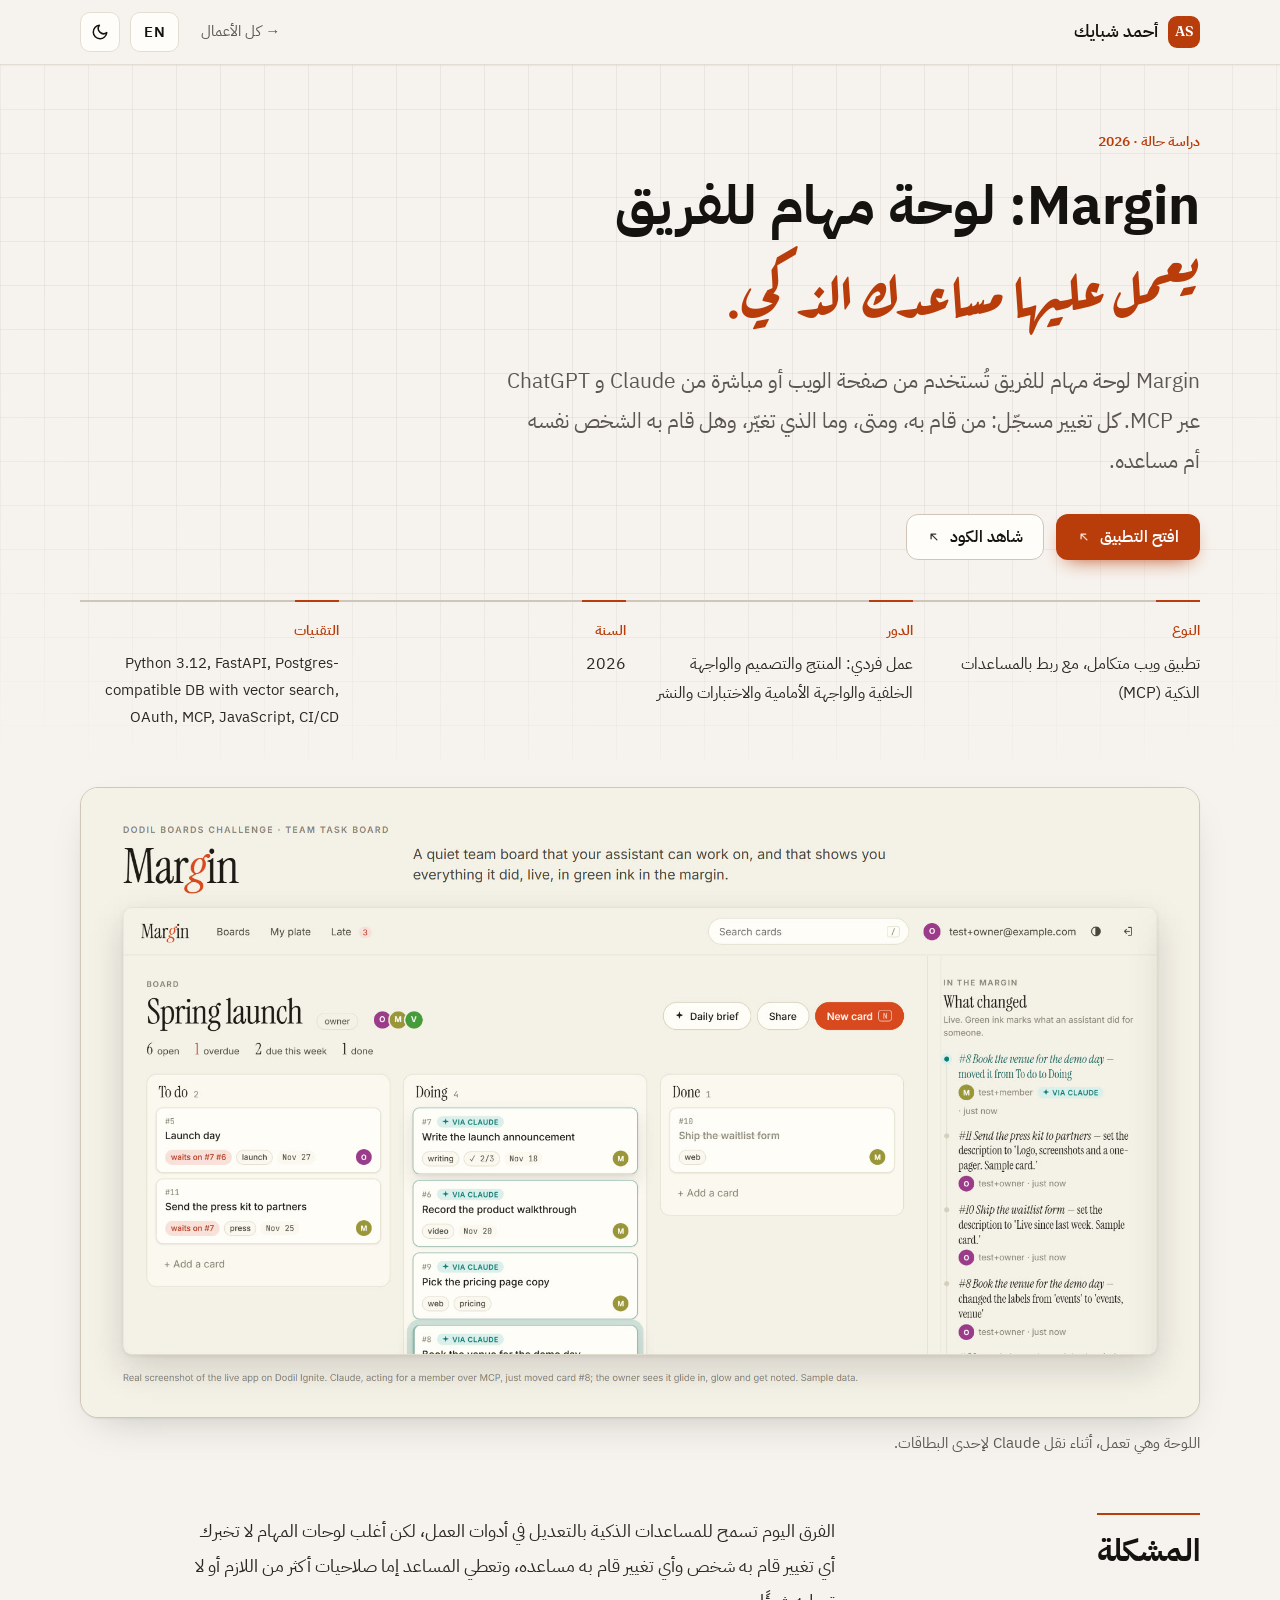
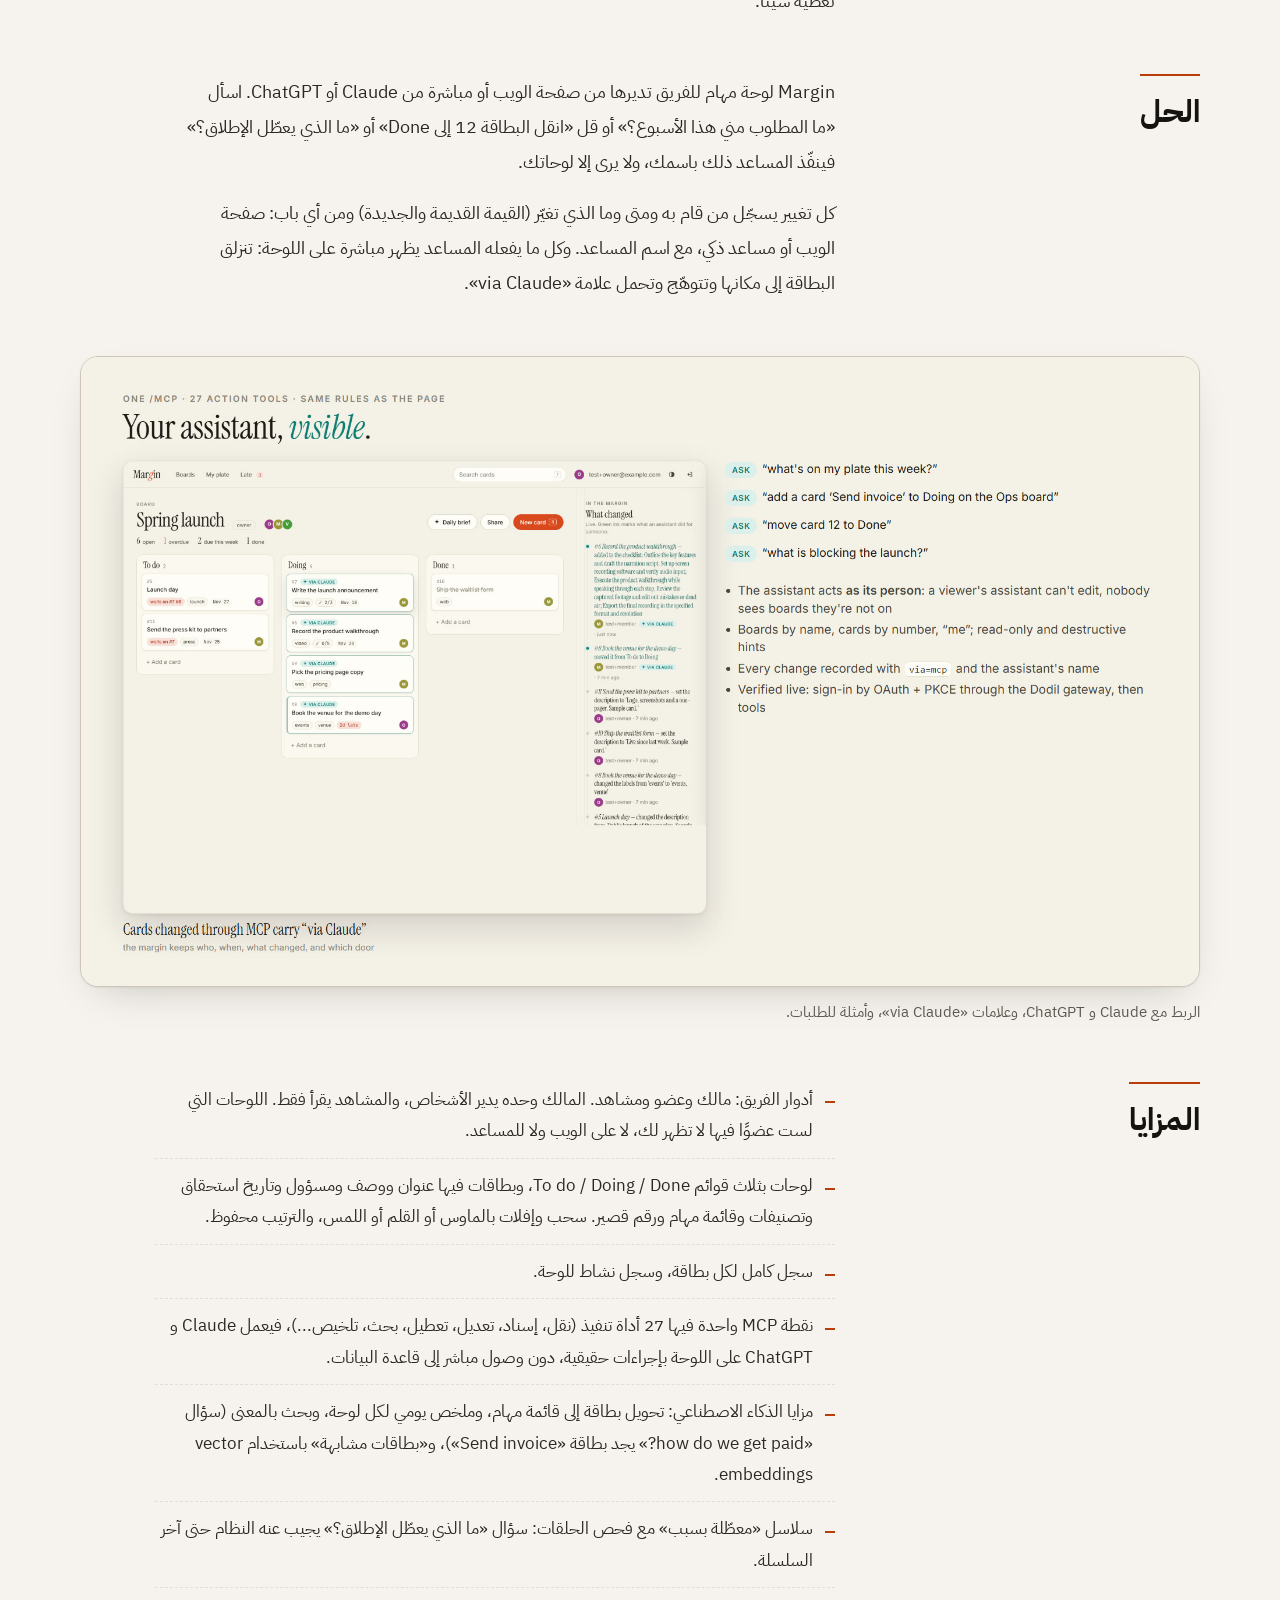
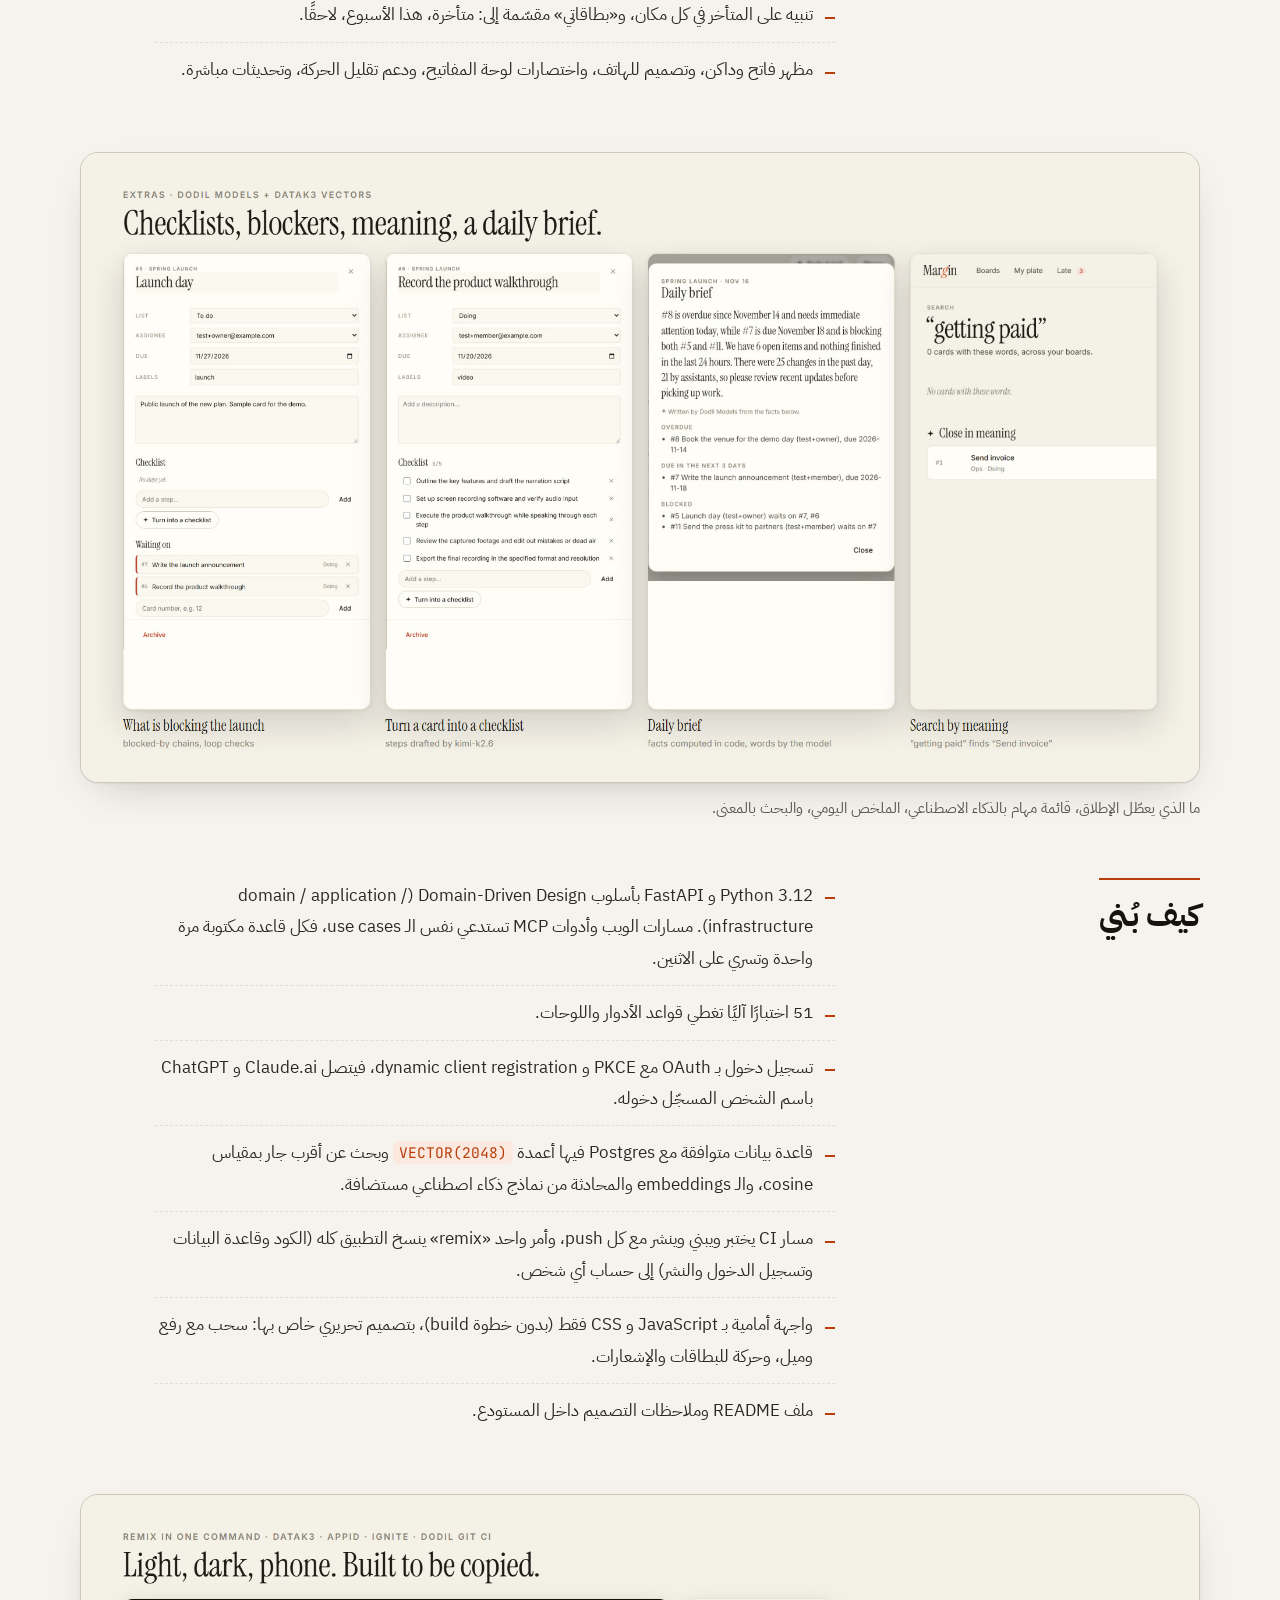
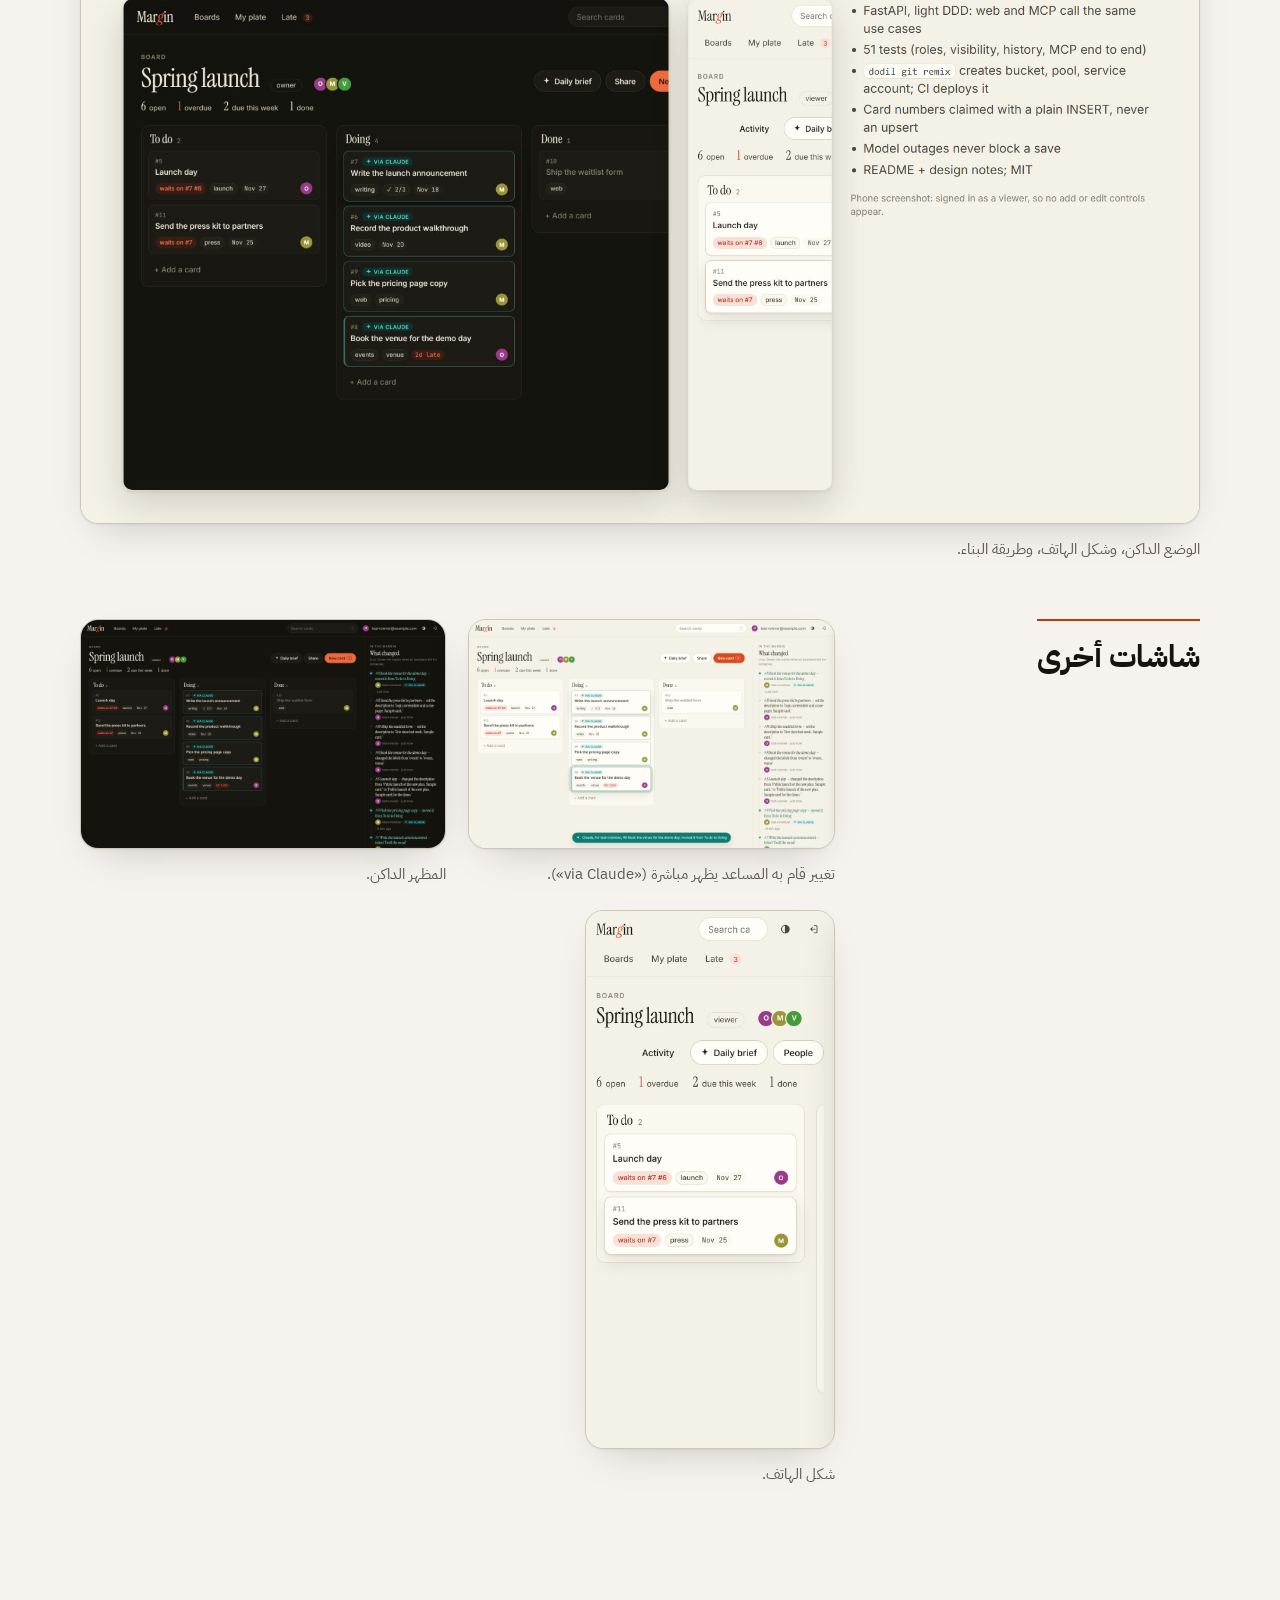
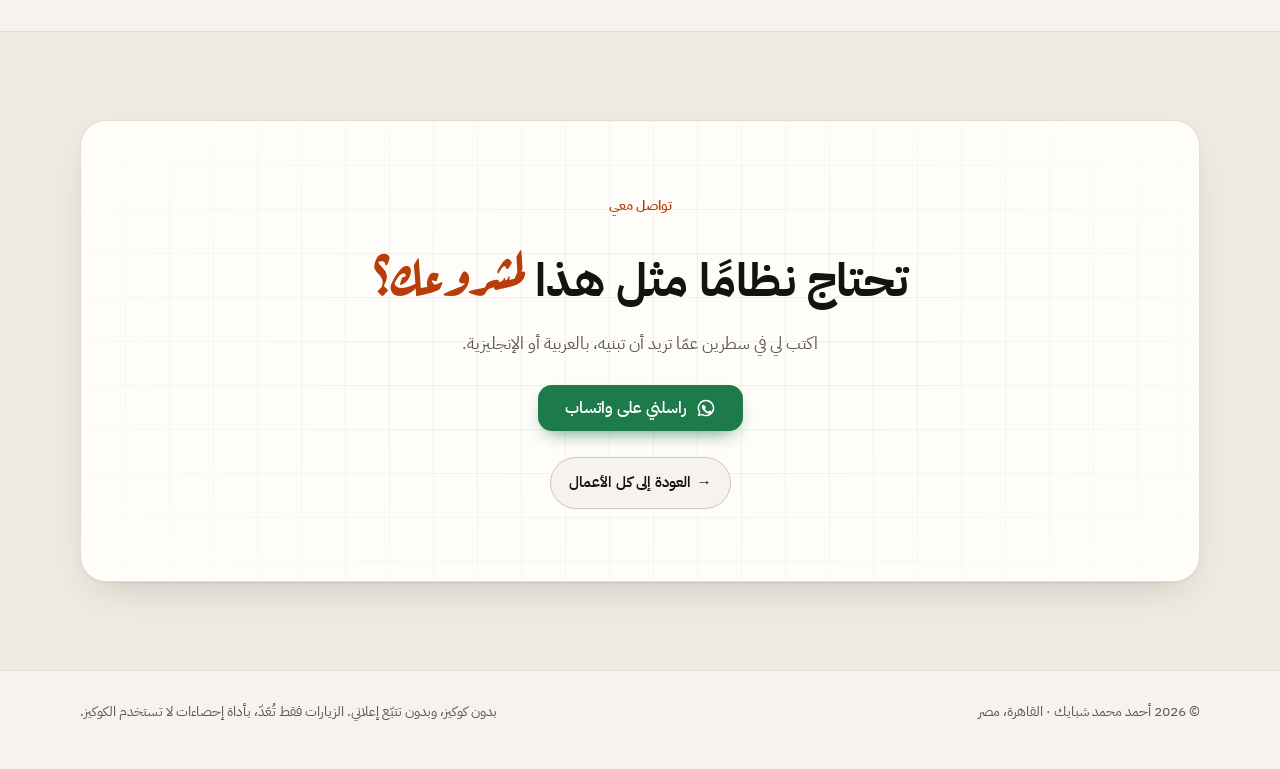
<file: ar/margin/index.html>
<!doctype html>
<html lang="ar" dir="rtl">
<head>
<meta charset="utf-8">
<meta name="viewport" content="width=device-width, initial-scale=1">
<title>Margin: لوحة مهام للفريق يعمل عليها مساعدك الذكي | أحمد شبايك</title>
<meta name="description" content="دراسة حالة: Margin لوحة مهام للفريق يعمل عليها Claude و ChatGPT عبر MCP، وكل تغيير يقوم به المساعد مسجّل ويظهر مباشرة على اللوحة.">
<link rel="canonical" href="https://ashabaik.github.io/ar/margin/">
<link rel="alternate" hreflang="en" href="https://ashabaik.github.io/margin/">
<link rel="alternate" hreflang="ar" href="https://ashabaik.github.io/ar/margin/">
<link rel="alternate" hreflang="x-default" href="https://ashabaik.github.io/margin/">
<meta property="og:type" content="article">
<meta property="og:site_name" content="أحمد شبايك">
<meta property="og:url" content="https://ashabaik.github.io/ar/margin/">
<meta property="og:title" content="Margin: لوحة مهام للفريق يعمل عليها مساعدك الذكي">
<meta property="og:description" content="لوحة مهام للفريق يعمل عليها Claude و ChatGPT عبر MCP، وكل تغيير يقوم به المساعد مسجّل ويظهر مباشرة.">
<meta property="og:image" content="https://ashabaik.github.io/images/margin/01-margin.jpg">
<meta property="og:image:width" content="1920">
<meta property="og:image:height" content="1080">
<meta property="og:locale" content="ar_AR">
<meta property="og:locale:alternate" content="en_US">
<meta name="twitter:card" content="summary_large_image">
<meta name="twitter:title" content="Margin: لوحة مهام للفريق يعمل عليها مساعدك الذكي">
<meta name="twitter:description" content="لوحة مهام للفريق يعمل عليها Claude و ChatGPT عبر MCP، وكل تغيير يقوم به المساعد مسجّل ويظهر مباشرة.">
<meta name="twitter:image" content="https://ashabaik.github.io/images/margin/01-margin.jpg">
<meta name="theme-color" content="#f6f3ee" media="(prefers-color-scheme: light)">
<meta name="theme-color" content="#121110" media="(prefers-color-scheme: dark)">
<link rel="icon" href="../../favicon.svg" type="image/svg+xml">
<link rel="icon" href="../../favicon.ico" sizes="32x32">
<link rel="apple-touch-icon" href="../../apple-touch-icon.png">
<link rel="preconnect" href="https://fonts.googleapis.com">
<link rel="preconnect" href="https://fonts.gstatic.com" crossorigin>
<link rel="preload" href="../../fonts/ibm-plex-sans-arabic-700-arabic.woff2" as="font" type="font/woff2" crossorigin>
<link rel="preload" href="../../fonts/aref-ruqaa-700-arabic.woff2" as="font" type="font/woff2" crossorigin>
<link rel="stylesheet" href="../../fonts/fonts-ar.css">
<link href="https://fonts.googleapis.com/css2?family=Fraunces:opsz,wght@9..144,600&text=AS&display=swap" rel="stylesheet" media="print" onload="this.media='all'"><noscript><link href="https://fonts.googleapis.com/css2?family=Fraunces:opsz,wght@9..144,600&text=AS&display=swap" rel="stylesheet"></noscript>
<link rel="stylesheet" href="../../styles.css">
<script>
(function(){document.documentElement.classList.add('js');try{var t=localStorage.getItem('theme');if(t==='light'||t==='dark'){document.documentElement.setAttribute('data-theme',t);}}catch(e){}})();
</script>
</head>
<body>
<a class="skip" href="#main">انتقل إلى المحتوى</a>

<header class="site-header">
  <div class="wrap header-row">
    <a class="brand" href="../">
      <span class="brand-mark" aria-hidden="true">AS</span>
      <span class="brand-name" aria-hidden="true">أحمد شبايك</span>
      <span class="sr-only">أحمد شبايك، الصفحة الرئيسية</span>
    </a>
    <a class="back-link" href="../#work"><span aria-hidden="true">→</span> كل الأعمال</a>
    <a class="lang-switch" href="../../margin/" lang="en" hreflang="en" aria-label="EN: English version of this page">EN</a>
    <button class="theme-btn" type="button" aria-label="التبديل إلى الوضع الداكن" title="تبديل المظهر" data-label-dark="التبديل إلى الوضع الداكن" data-label-light="التبديل إلى الوضع الفاتح">
      <svg class="icon-moon" width="18" height="18" viewBox="0 0 24 24" fill="none" stroke="currentColor" stroke-width="2" stroke-linecap="round" stroke-linejoin="round" aria-hidden="true"><path d="M21 12.8A9 9 0 1 1 11.2 3a7 7 0 0 0 9.8 9.8z"/></svg>
      <svg class="icon-sun" width="18" height="18" viewBox="0 0 24 24" fill="none" stroke="currentColor" stroke-width="2" stroke-linecap="round" stroke-linejoin="round" aria-hidden="true"><circle cx="12" cy="12" r="4"/><path d="M12 2v2M12 20v2M4.9 4.9l1.4 1.4M17.7 17.7l1.4 1.4M2 12h2M20 12h2M4.9 19.1l1.4-1.4M17.7 6.3l1.4-1.4"/></svg>
    </button>
  </div>
</header>

<main id="main">
  <section class="hero cs-hero">
    <div class="wrap">
      <p class="eyebrow reveal">دراسة حالة · 2026</p>
      <h1 class="cs-title reveal"><span lang="en">Margin</span>: لوحة مهام للفريق <em>يعمل عليها مساعدك الذكي.</em></h1>
      <p class="hero-lead cs-lead reveal"><span lang="en">Margin</span> لوحة مهام للفريق تُستخدم من صفحة الويب أو مباشرة من <span lang="en">Claude</span> و <span lang="en">ChatGPT</span> عبر <span lang="en">MCP</span>. كل تغيير مسجّل: من قام به، ومتى، وما الذي تغيّر، وهل قام به الشخص نفسه أم مساعده.</p>
      <div class="btn-row reveal">
        <a class="btn btn-primary" href="https://shabaik-boards-shabaiks--org-8080.ignite.dodil.cloud" target="_blank" rel="noopener">افتح التطبيق<svg class="ext flip" width="14" height="14" viewBox="0 0 24 24" fill="none" stroke="currentColor" stroke-width="2.2" stroke-linecap="round" stroke-linejoin="round" aria-hidden="true"><path d="M7 17L17 7M9 7h8v8"/></svg><span class="sr-only">(يفتح في تبويب جديد)</span></a>
        <a class="btn btn-ghost" href="https://git.dodil.io/shabaiks-org/shabaik-boards" target="_blank" rel="noopener">شاهد الكود<svg class="ext flip" width="14" height="14" viewBox="0 0 24 24" fill="none" stroke="currentColor" stroke-width="2.2" stroke-linecap="round" stroke-linejoin="round" aria-hidden="true"><path d="M7 17L17 7M9 7h8v8"/></svg><span class="sr-only">(يفتح في تبويب جديد)</span></a>
      </div>
      <dl class="cs-facts reveal">
        <div><dt>النوع</dt><dd>تطبيق ويب متكامل، مع ربط بالمساعدات الذكية (<span lang="en">MCP</span>)</dd></div>
        <div><dt>الدور</dt><dd>عمل فردي: المنتج والتصميم والواجهة الخلفية والواجهة الأمامية والاختبارات والنشر</dd></div>
        <div><dt>السنة</dt><dd>2026</dd></div>
        <div><dt>التقنيات</dt><dd><span class="ltr" lang="en">Python 3.12, FastAPI, Postgres-compatible DB with vector search, OAuth, MCP, JavaScript, CI/CD</span></dd></div>
      </dl>
    </div>
  </section>

  <section class="section cs-section">
    <div class="wrap">
      <figure class="cs-figure reveal">
        <img src="../../images/margin/01-margin.jpg" alt="لوحة Margin أثناء نقل Claude لإحدى البطاقات، والتغيير مدوَّن في الهامش" width="1920" height="1080" decoding="async">
        <figcaption>اللوحة وهي تعمل، أثناء نقل <span lang="en">Claude</span> لإحدى البطاقات.</figcaption>
      </figure>

      <div class="cs-block reveal">
        <h2>المشكلة</h2>
        <div class="cs-body">
          <p>الفرق اليوم تسمح للمساعدات الذكية بالتعديل في أدوات العمل، لكن أغلب لوحات المهام لا تخبرك أي تغيير قام به شخص وأي تغيير قام به مساعده، وتعطي المساعد إما صلاحيات أكثر من اللازم أو لا تعطيه شيئًا.</p>
        </div>
      </div>

      <div class="cs-block reveal">
        <h2>الحل</h2>
        <div class="cs-body">
          <p><span lang="en">Margin</span> لوحة مهام للفريق تديرها من صفحة الويب أو مباشرة من <span lang="en">Claude</span> أو <span lang="en">ChatGPT</span>. اسأل «ما المطلوب مني هذا الأسبوع؟» أو قل «انقل البطاقة 12 إلى <span lang="en">Done</span>» أو «ما الذي يعطّل الإطلاق؟» فينفّذ المساعد ذلك باسمك، ولا يرى إلا لوحاتك.</p>
          <p>كل تغيير يسجّل من قام به ومتى وما الذي تغيّر (القيمة القديمة والجديدة) ومن أي باب: صفحة الويب أو مساعد ذكي، مع اسم المساعد. وكل ما يفعله المساعد يظهر مباشرة على اللوحة: تنزلق البطاقة إلى مكانها وتتوهّج وتحمل علامة «<span lang="en">via Claude</span>».</p>
        </div>
      </div>

      <figure class="cs-figure reveal">
        <img src="../../images/margin/02-assistant.jpg" alt="لوحة Margin وعليها بطاقات تحمل علامة via Claude، مع أمثلة لطلبات تُوجَّه إلى المساعد" width="1920" height="1080" loading="lazy" decoding="async">
        <figcaption>الربط مع <span lang="en">Claude</span> و <span lang="en">ChatGPT</span>، وعلامات «<span lang="en">via Claude</span>»، وأمثلة للطلبات.</figcaption>
      </figure>

      <div class="cs-block reveal">
        <h2>المزايا</h2>
        <div class="cs-body">
          <ul class="cs-list">
            <li>أدوار الفريق: مالك وعضو ومشاهد. المالك وحده يدير الأشخاص، والمشاهد يقرأ فقط. اللوحات التي لست عضوًا فيها لا تظهر لك، لا على الويب ولا للمساعد.</li>
            <li>لوحات بثلاث قوائم <span lang="en">To do / Doing / Done</span>، وبطاقات فيها عنوان ووصف ومسؤول وتاريخ استحقاق وتصنيفات وقائمة مهام ورقم قصير. سحب وإفلات بالماوس أو القلم أو اللمس، والترتيب محفوظ.</li>
            <li>سجل كامل لكل بطاقة، وسجل نشاط للوحة.</li>
            <li>نقطة <span lang="en">MCP</span> واحدة فيها 27 أداة تنفيذ (نقل، إسناد، تعديل، تعطيل، بحث، تلخيص...)، فيعمل <span lang="en">Claude</span> و <span lang="en">ChatGPT</span> على اللوحة بإجراءات حقيقية، دون وصول مباشر إلى قاعدة البيانات.</li>
            <li>مزايا الذكاء الاصطناعي: تحويل بطاقة إلى قائمة مهام، وملخص يومي لكل لوحة، وبحث بالمعنى (سؤال «<span lang="en">how do we get paid?</span>» يجد بطاقة «<span lang="en">Send invoice</span>»)، و«بطاقات مشابهة» باستخدام <span lang="en">vector embeddings</span>.</li>
            <li>سلاسل «معطّلة بسبب» مع فحص الحلقات: سؤال «ما الذي يعطّل الإطلاق؟» يجيب عنه النظام حتى آخر السلسلة.</li>
            <li>تنبيه على المتأخر في كل مكان، و«بطاقاتي» مقسّمة إلى: متأخرة، هذا الأسبوع، لاحقًا.</li>
            <li>مظهر فاتح وداكن، وتصميم للهاتف، واختصارات لوحة المفاتيح، ودعم تقليل الحركة، وتحديثات مباشرة.</li>
          </ul>
        </div>
      </div>

      <figure class="cs-figure reveal">
        <img src="../../images/margin/03-extras.jpg" alt="أربع شاشات من Margin: ما الذي يعطّل الإطلاق، تحويل بطاقة إلى قائمة مهام، الملخص اليومي، والبحث بالمعنى" width="1920" height="1080" loading="lazy" decoding="async">
        <figcaption>ما الذي يعطّل الإطلاق، قائمة مهام بالذكاء الاصطناعي، الملخص اليومي، والبحث بالمعنى.</figcaption>
      </figure>

      <div class="cs-block reveal">
        <h2>كيف بُني</h2>
        <div class="cs-body">
          <ul class="cs-list">
            <li><span lang="en">Python 3.12</span> و <span lang="en">FastAPI</span> بأسلوب <span lang="en">Domain-Driven Design</span> (<span class="ltr" lang="en">domain / application / infrastructure</span>). مسارات الويب وأدوات <span lang="en">MCP</span> تستدعي نفس الـ <span lang="en">use cases</span>، فكل قاعدة مكتوبة مرة واحدة وتسري على الاثنين.</li>
            <li>51 اختبارًا آليًا تغطي قواعد الأدوار واللوحات.</li>
            <li>تسجيل دخول بـ <span lang="en">OAuth</span> مع <span lang="en">PKCE</span> و <span lang="en">dynamic client registration</span>، فيتصل <span lang="en">Claude.ai</span> و <span lang="en">ChatGPT</span> باسم الشخص المسجّل دخوله.</li>
            <li>قاعدة بيانات متوافقة مع <span lang="en">Postgres</span> فيها أعمدة <code class="ltr">VECTOR(2048)</code> وبحث عن أقرب جار بمقياس <span lang="en">cosine</span>، والـ <span lang="en">embeddings</span> والمحادثة من نماذج ذكاء اصطناعي مستضافة.</li>
            <li>مسار <span lang="en">CI</span> يختبر ويبني وينشر مع كل <span lang="en">push</span>، وأمر واحد «<span lang="en">remix</span>» ينسخ التطبيق كله (الكود وقاعدة البيانات وتسجيل الدخول والنشر) إلى حساب أي شخص.</li>
            <li>واجهة أمامية بـ <span lang="en">JavaScript</span> و <span lang="en">CSS</span> فقط (بدون خطوة <span lang="en">build</span>)، بتصميم تحريري خاص بها: سحب مع رفع وميل، وحركة للبطاقات والإشعارات.</li>
            <li>ملف <span lang="en">README</span> وملاحظات التصميم داخل المستودع.</li>
          </ul>
        </div>
      </div>

      <figure class="cs-figure reveal">
        <img src="../../images/margin/04-everywhere.jpg" alt="Margin في الوضع الداكن وعلى الهاتف، مع ملاحظات عن طريقة بنائه" width="1920" height="1080" loading="lazy" decoding="async">
        <figcaption>الوضع الداكن، وشكل الهاتف، وطريقة البناء.</figcaption>
      </figure>

      <div class="cs-block reveal">
        <h2>شاشات أخرى</h2>
        <div class="cs-body cs-gallery">
          <figure class="cs-figure">
            <img src="../../images/margin/05-live-agent.jpg" alt="تغيير قام به المساعد يظهر مباشرة على لوحة Margin بعلامة via Claude" width="1920" height="1200" loading="lazy" decoding="async">
            <figcaption>تغيير قام به المساعد يظهر مباشرة («<span lang="en">via Claude</span>»).</figcaption>
          </figure>
          <figure class="cs-figure">
            <img src="../../images/margin/06-live-dark.jpg" alt="لوحة Margin في المظهر الداكن" width="1920" height="1200" loading="lazy" decoding="async">
            <figcaption>المظهر الداكن.</figcaption>
          </figure>
          <figure class="cs-figure cs-phone">
            <img src="../../images/margin/07-live-phone.jpg" alt="لوحة Margin على الهاتف" width="780" height="1688" loading="lazy" decoding="async">
            <figcaption>شكل الهاتف.</figcaption>
          </figure>
        </div>
      </div>
    </div>
  </section>

  <section class="section section-alt">
    <div class="wrap">
      <div class="contact reveal">
        <p class="eyebrow">تواصل معي</p>
        <h2>تحتاج نظامًا مثل هذا <em>لمشروعك؟</em></h2>
        <p class="contact-lead">اكتب لي في سطرين عمّا تريد أن تبنيه، بالعربية أو الإنجليزية.</p>
        <div class="contact-cta">
          <a class="btn btn-wa btn-lg" href="https://wa.me/201009565137" target="_blank" rel="noopener"><svg width="20" height="20" viewBox="0 0 24 24" fill="currentColor" aria-hidden="true"><path d="M12 2a10 10 0 0 0-8.6 15.1L2 22l5-1.3A10 10 0 1 0 12 2zm0 1.8a8.2 8.2 0 1 1-4.2 15.3l-.3-.2-3 .8.8-2.9-.2-.3A8.2 8.2 0 0 1 12 3.8zm-3.3 4.4c-.2 0-.5 0-.7.3-.3.3-1 1-1 2.4s1 2.8 1.2 3c.1.2 2 3.2 5 4.4 2.5 1 3 .8 3.5.7.6-.1 1.7-.7 2-1.4.2-.7.2-1.3.1-1.4l-.5-.3-1.9-.9c-.2-.1-.4-.1-.6.1l-.9 1.1c-.2.2-.3.2-.6.1a6.7 6.7 0 0 1-3.3-2.9c-.3-.4.2-.4.7-1.4.1-.2 0-.4 0-.5l-.9-2.1c-.2-.5-.4-.5-.6-.5h-.5z"/></svg>راسلني على واتساب<span class="sr-only"> (يفتح في تبويب جديد)</span></a>
        </div>
        <ul class="contact-links">
          <li><a href="../#work"><span aria-hidden="true">→</span> العودة إلى كل الأعمال</a></li>
        </ul>
      </div>
    </div>
  </section>
</main>

<footer class="site-footer">
  <div class="wrap footer-row">
    <p>© 2026 أحمد محمد شبايك · القاهرة، مصر</p>
    <p>بدون كوكيز، وبدون تتبّع إعلاني. الزيارات فقط تُعَدّ، بأداة إحصاءات لا تستخدم الكوكيز.</p>
  </div>
</footer>

<script src="../../script.js" defer></script>
<!-- Cloudflare Web Analytics: page views only, no cookies. Skipped on localhost. -->
<script>
(function(){var hn=location.hostname;if(hn==='localhost'||hn==='127.0.0.1'||hn==='[::1]'||hn==='')return;
var s=document.createElement('script');s.defer=true;s.src='https://static.cloudflareinsights.com/beacon.min.js';
s.setAttribute('data-cf-beacon','{"token": "280e1668e1364710853b50ac3b85fb3b"}');document.body.appendChild(s);})();
</script>
</body>
</html>
</file>
<file: fonts/fonts-latin.css>
/* Latin typefaces, served from this site (SIL Open Font Licence): Fraunces (headings), Instrument Sans (text),
   JetBrains Mono (labels and numbers). Only the latin subset is kept. Files are the ones Google Fonts serves;
   see tools/selfhost_latin_fonts.py. Paths are relative to this file (site/fonts/). */
@font-face { font-family: 'Fraunces'; font-style: italic; font-weight: 400; font-display: swap; src: url(fraunces-italic-latin.woff2) format('woff2'); unicode-range: U+0000-00FF, U+0131, U+0152-0153, U+02BB-02BC, U+02C6, U+02DA, U+02DC, U+0304, U+0308, U+0329, U+2000-206F, U+20AC, U+2122, U+2191, U+2193, U+2212, U+2215, U+FEFF, U+FFFD; }
@font-face { font-family: 'Fraunces'; font-style: normal; font-weight: 400; font-display: swap; src: url(fraunces-latin.woff2) format('woff2'); unicode-range: U+0000-00FF, U+0131, U+0152-0153, U+02BB-02BC, U+02C6, U+02DA, U+02DC, U+0304, U+0308, U+0329, U+2000-206F, U+20AC, U+2122, U+2191, U+2193, U+2212, U+2215, U+FEFF, U+FFFD; }
@font-face { font-family: 'Fraunces'; font-style: normal; font-weight: 600; font-display: swap; src: url(fraunces-latin.woff2) format('woff2'); unicode-range: U+0000-00FF, U+0131, U+0152-0153, U+02BB-02BC, U+02C6, U+02DA, U+02DC, U+0304, U+0308, U+0329, U+2000-206F, U+20AC, U+2122, U+2191, U+2193, U+2212, U+2215, U+FEFF, U+FFFD; }
@font-face { font-family: 'Instrument Sans'; font-style: normal; font-weight: 400; font-stretch: 100%; font-display: swap; src: url(instrument-sans-latin.woff2) format('woff2'); unicode-range: U+0000-00FF, U+0131, U+0152-0153, U+02BB-02BC, U+02C6, U+02DA, U+02DC, U+0304, U+0308, U+0329, U+2000-206F, U+20AC, U+2122, U+2191, U+2193, U+2212, U+2215, U+FEFF, U+FFFD; }
@font-face { font-family: 'Instrument Sans'; font-style: normal; font-weight: 500; font-stretch: 100%; font-display: swap; src: url(instrument-sans-latin.woff2) format('woff2'); unicode-range: U+0000-00FF, U+0131, U+0152-0153, U+02BB-02BC, U+02C6, U+02DA, U+02DC, U+0304, U+0308, U+0329, U+2000-206F, U+20AC, U+2122, U+2191, U+2193, U+2212, U+2215, U+FEFF, U+FFFD; }
@font-face { font-family: 'Instrument Sans'; font-style: normal; font-weight: 600; font-stretch: 100%; font-display: swap; src: url(instrument-sans-latin.woff2) format('woff2'); unicode-range: U+0000-00FF, U+0131, U+0152-0153, U+02BB-02BC, U+02C6, U+02DA, U+02DC, U+0304, U+0308, U+0329, U+2000-206F, U+20AC, U+2122, U+2191, U+2193, U+2212, U+2215, U+FEFF, U+FFFD; }
@font-face { font-family: 'JetBrains Mono'; font-style: normal; font-weight: 400; font-display: swap; src: url(jetbrains-mono-latin.woff2) format('woff2'); unicode-range: U+0000-00FF, U+0131, U+0152-0153, U+02BB-02BC, U+02C6, U+02DA, U+02DC, U+0304, U+0308, U+0329, U+2000-206F, U+20AC, U+2122, U+2191, U+2193, U+2212, U+2215, U+FEFF, U+FFFD; }
@font-face { font-family: 'JetBrains Mono'; font-style: normal; font-weight: 500; font-display: swap; src: url(jetbrains-mono-latin.woff2) format('woff2'); unicode-range: U+0000-00FF, U+0131, U+0152-0153, U+02BB-02BC, U+02C6, U+02DA, U+02DC, U+0304, U+0308, U+0329, U+2000-206F, U+20AC, U+2122, U+2191, U+2193, U+2212, U+2215, U+FEFF, U+FFFD; }
</file>
<file: styles.css>
/* ==========================================================================
   Ahmed Shabayek — portfolio (shared by / and /ar/)
   Direction: "engineer's notebook". Warm paper, a faint grid, a display serif
   for headings, a clean sans for body text, and mono labels for the data feel.
   One stylesheet serves both languages: every side-dependent rule uses CSS
   logical properties (inline-start / inline-end), so /ar/ only needs dir="rtl".
   Arabic type: IBM Plex Sans Arabic for text and headings, Aref Ruqaa for the
   accent phrase (the Arabic counterpart of the Latin italic).
   ========================================================================== */

/* ---------- Tokens ---------- */
:root {
  color-scheme: light;
  --bg: #f6f3ee;
  --bg-alt: #efeae1;
  --surface: #fffdf9;
  --surface-2: #f9f6f0;
  --ink: #15130f;
  --ink-2: #2b2823;
  --muted: #5c5750;
  --line: #e3ddd2;
  --line-strong: #cfc6b8;
  --accent: #b93d0b; /* 4.7:1 on the alt background, 5.1:1 on the page background */
  --accent-ink: #ffffff;
  --accent-soft: #fbe9df;
  --ok: #1f7a4d;
  --ok-soft: #e1f3e8;
  --wa: #1c7a4b;
  --wa-ink: #ffffff;
  --grid: rgba(21, 19, 15, 0.055);
  --rule: rgba(21, 19, 15, 0.09);
  --shadow: 0 1px 2px rgba(21, 19, 15, 0.05), 0 16px 40px -20px rgba(21, 19, 15, 0.25);
  --shadow-lift: 0 2px 4px rgba(21, 19, 15, 0.06), 0 28px 48px -24px rgba(21, 19, 15, 0.35);
  --terminal-bg: #1b1917;
  --terminal-ink: #efe9df;
  --terminal-muted: #a39b91;
  --terminal-accent: #ff8a4c;

  --font-display: "Fraunces", Georgia, "Times New Roman", serif;
  --font-body: "Instrument Sans", system-ui, -apple-system, "Segoe UI", Roboto, sans-serif;
  --font-mono: "JetBrains Mono", ui-monospace, "SF Mono", Menlo, Consolas, monospace;
  --font-num: "JetBrains Mono", ui-monospace, "SF Mono", Menlo, Consolas, monospace;
  --font-accent: var(--font-display);
  --font-ar: "IBM Plex Sans Arabic", "Segoe UI", Tahoma, "Noto Sans Arabic", sans-serif;

  --radius: 18px;
  --radius-sm: 10px;
  --wrap: 1160px;
  --gutter: 20px;
  --ease: cubic-bezier(0.22, 1, 0.36, 1);
  --tilt: -1.2deg;
}

/* Arabic page: same tokens, Arabic typefaces. Latin words inside Arabic text
   (product names, tool names) use the Latin glyphs of IBM Plex Sans Arabic. */
:root:lang(ar) {
  --font-display: "IBM Plex Sans Arabic", "Segoe UI", Tahoma, "Noto Sans Arabic", sans-serif;
  --font-body: "IBM Plex Sans Arabic", "Segoe UI", Tahoma, "Noto Sans Arabic", sans-serif;
  /* Labels are set in the Arabic text face: a monospace space between Arabic words is far too wide.
     Digits and code-like Latin text keep the mono face through --font-num. */
  --font-mono: "IBM Plex Sans Arabic", "Segoe UI", Tahoma, "Noto Sans Arabic", sans-serif;
  --font-accent: "Aref Ruqaa", "IBM Plex Sans Arabic", "Segoe UI", Tahoma, serif;
  --tilt: 1.2deg;
}

@media (prefers-color-scheme: dark) {
  :root:not([data-theme="light"]) {
    color-scheme: dark;
    --bg: #121110;
    --bg-alt: #171513;
    --surface: #1c1a17;
    --surface-2: #211e1b;
    --ink: #f1ece4;
    --ink-2: #d9d2c7;
    --muted: #a8a099;
    --line: #2c2924;
    --line-strong: #3d3832;
    --accent: #ff8a4c;
    --accent-ink: #1a0d05;
    --accent-soft: #3a2113;
    --ok: #6fd3a0;
    --ok-soft: #173427;
    --wa: #6fd3a0;
    --wa-ink: #08130d;
    --grid: rgba(241, 236, 228, 0.05);
    --rule: rgba(241, 236, 228, 0.08);
    --shadow: 0 1px 2px rgba(0, 0, 0, 0.4), 0 16px 40px -20px rgba(0, 0, 0, 0.6);
    --shadow-lift: 0 2px 4px rgba(0, 0, 0, 0.5), 0 28px 48px -24px rgba(0, 0, 0, 0.7);
    --terminal-bg: #0c0b0a;
    --terminal-ink: #efe9df;
    --terminal-muted: #8f877d;
  }
}
:root[data-theme="dark"] {
  color-scheme: dark;
  --bg: #121110;
  --bg-alt: #171513;
  --surface: #1c1a17;
  --surface-2: #211e1b;
  --ink: #f1ece4;
  --ink-2: #d9d2c7;
  --muted: #a8a099;
  --line: #2c2924;
  --line-strong: #3d3832;
  --accent: #ff8a4c;
  --accent-ink: #1a0d05;
  --accent-soft: #3a2113;
  --ok: #6fd3a0;
  --ok-soft: #173427;
  --wa: #6fd3a0;
  --wa-ink: #08130d;
  --grid: rgba(241, 236, 228, 0.05);
  --rule: rgba(241, 236, 228, 0.08);
  --shadow: 0 1px 2px rgba(0, 0, 0, 0.4), 0 16px 40px -20px rgba(0, 0, 0, 0.6);
  --shadow-lift: 0 2px 4px rgba(0, 0, 0, 0.5), 0 28px 48px -24px rgba(0, 0, 0, 0.7);
  --terminal-bg: #0c0b0a;
  --terminal-ink: #efe9df;
  --terminal-muted: #8f877d;
}

/* ---------- Base ---------- */
*, *::before, *::after { box-sizing: border-box; }
html { scroll-behavior: smooth; -webkit-text-size-adjust: 100%; }
body {
  margin: 0;
  background: var(--bg);
  color: var(--ink);
  font-family: var(--font-body);
  font-size: 17px;
  line-height: 1.6;
  -webkit-font-smoothing: antialiased;
  overflow-x: hidden;
}
img, video { max-width: 100%; height: auto; display: block; }
a { color: inherit; }
h1, h2, h3, h4 { font-family: var(--font-display); font-weight: 600; letter-spacing: -0.015em; line-height: 1.1; margin: 0; }
h1 em, h2 em, .path h3 em { font-family: var(--font-accent); font-style: italic; font-weight: 400; color: var(--accent); }
/* The accent phrase drops to the next line as one unit when it fits there, so its first word is never stranded. */
h2 em, .path h3 em { display: inline-block; }
p { margin: 0; }
ul, ol { margin: 0; padding: 0; list-style: none; }
.wrap { max-width: var(--wrap); margin: 0 auto; padding: 0 var(--gutter); }
.num { font-family: var(--font-num); font-size: 12px; font-weight: 500; letter-spacing: 0.08em; color: var(--accent); }
.eyebrow { font-family: var(--font-mono); font-size: 12px; font-weight: 500; letter-spacing: 0.12em; text-transform: uppercase; color: var(--accent); margin-bottom: 14px; }
.sr-only { position: absolute; width: 1px; height: 1px; padding: 0; margin: -1px; overflow: hidden; clip: rect(0, 0, 0, 0); white-space: nowrap; border: 0; }
/* Anything that must keep left-to-right order inside Arabic text: phone numbers, e-mail, URLs. */
.ltr { direction: ltr; unicode-bidi: isolate; }
[id] { scroll-margin-top: 84px; }

:focus-visible { outline: 3px solid var(--accent); outline-offset: 3px; border-radius: 6px; }
.skip { position: absolute; inset-inline-start: 16px; top: -60px; z-index: 100; background: var(--accent); color: var(--accent-ink); padding: 10px 14px; border-radius: 8px; font-weight: 600; text-decoration: none; transition: top 0.2s; }
.skip:focus { top: 12px; }
::selection { background: var(--accent); color: var(--accent-ink); }

/* Icons that point "forward" are mirrored in right-to-left. */
[dir="rtl"] .flip { transform: scaleX(-1); }

/* ---------- Arabic typography ---------- */
:lang(ar) body, body:lang(ar) { line-height: 1.85; }
:lang(ar) :is(h1, h2, h3, h4) { line-height: 1.4; }
/* Never letter-space Arabic (it pulls the joined letters apart). The :root prefix makes this win over
   every component rule below that sets a negative tracking for the Latin display face. */
:root:lang(ar) :is(h1, h2, h3, h4) { font-weight: 700; letter-spacing: 0; }
/* Arabic has no italic: the accent phrase switches to Ruqaa, the everyday handwriting style. */
:lang(ar) :is(h1, h2, .path h3) em { display: inline-block; font-style: normal; font-weight: 700; font-size: 1.12em; line-height: 1.5; }
/* Never letter-space or upper-case Arabic: it breaks the joined letters. */
:lang(ar) :is(.eyebrow, .num, .badge, .phone-label, .chooser-head, .index-facts dt, .ribbon-track li, .repo-head, .service-tools, .path-tag, .film-credit, .notebook-head) { letter-spacing: 0; text-transform: none; }
:lang(ar) .eyebrow { font-size: 14px; font-weight: 600; }
:lang(ar) :is(.badge, .phone-label, .chooser-head, .ribbon-track li, .service-tools, .path-tag) { font-size: 13px; }

/* ---------- Header ---------- */
.site-header {
  position: sticky; top: 0; z-index: 50;
  background: color-mix(in srgb, var(--bg) 82%, transparent);
  backdrop-filter: saturate(1.4) blur(12px);
  -webkit-backdrop-filter: saturate(1.4) blur(12px);
  border-bottom: 1px solid var(--line);
}
.header-row { display: flex; align-items: center; justify-content: space-between; gap: 10px; height: 64px; }
.brand { display: inline-flex; align-items: center; gap: 10px; text-decoration: none; font-weight: 600; letter-spacing: -0.01em; white-space: nowrap; }
:lang(ar) .brand { letter-spacing: 0; }
.brand-mark {
  display: grid; place-items: center; width: 32px; height: 32px; border-radius: 9px;
  background: var(--accent); color: var(--accent-ink);
  font-family: "Fraunces", Georgia, serif; font-weight: 600; font-size: 14px; letter-spacing: -0.01em;
}
.site-nav { margin-inline-start: auto; }
.nav-list { display: flex; gap: 2px; }
.nav-list a {
  display: inline-block; padding: 8px 11px; border-radius: 8px;
  color: var(--muted); font-weight: 500; font-size: 15px; text-decoration: none; white-space: nowrap;
  transition: color 0.2s, background-color 0.2s;
}
.nav-list a:hover, .nav-list a[aria-current="true"] { color: var(--ink); background: color-mix(in srgb, var(--ink) 6%, transparent); }
.menu-btn { display: none; }
.theme-btn, .menu-btn, .lang-switch {
  appearance: none; border: 1px solid var(--line); background: var(--surface); color: var(--ink);
  height: 40px; border-radius: 10px; cursor: pointer;
  align-items: center; justify-content: center; padding: 0;
  transition: border-color 0.2s, transform 0.2s var(--ease);
}
.theme-btn { display: inline-flex; width: 40px; flex: none; }
.lang-switch { display: inline-flex; flex: none; padding: 0 13px; font-weight: 600; font-size: 14.5px; text-decoration: none; line-height: 1; }
.lang-switch:lang(ar) { font-family: var(--font-ar); font-size: 15px; padding-bottom: 2px; }
.lang-switch:lang(en) { font-family: "Instrument Sans", "IBM Plex Sans Arabic", system-ui, sans-serif; letter-spacing: 0.04em; }
.theme-btn:hover, .menu-btn:hover, .lang-switch:hover { border-color: var(--line-strong); transform: translateY(-1px); }
.theme-btn .icon-sun { display: none; }
@media (prefers-color-scheme: dark) {
  :root:not([data-theme="light"]) .theme-btn .icon-sun { display: block; }
  :root:not([data-theme="light"]) .theme-btn .icon-moon { display: none; }
}
:root[data-theme="dark"] .theme-btn .icon-sun { display: block; }
:root[data-theme="dark"] .theme-btn .icon-moon { display: none; }

@media (max-width: 940px) {
  .menu-btn { display: inline-flex; width: auto; padding: 0 12px; gap: 8px; font: inherit; font-size: 14px; font-weight: 500; }
  .menu-icon { display: grid; gap: 4px; width: 16px; }
  .menu-icon span { display: block; height: 2px; background: currentColor; border-radius: 2px; transition: transform 0.25s var(--ease); }
  .menu-btn[aria-expanded="true"] .menu-icon span:first-child { transform: translateY(3px) rotate(45deg); }
  .menu-btn[aria-expanded="true"] .menu-icon span:last-child { transform: translateY(-3px) rotate(-45deg); }
  .nav-list {
    display: none; position: absolute; inset-inline: var(--gutter); top: calc(100% + 8px);
    flex-direction: column; gap: 2px; padding: 8px;
    background: var(--surface); border: 1px solid var(--line); border-radius: 14px; box-shadow: var(--shadow-lift);
  }
  .nav-list.open { display: flex; }
  .nav-list a { display: block; padding: 12px 14px; font-size: 16px; }
}
@media (max-width: 480px) { .brand-name { display: none; } }

/* ---------- Hero ---------- */
.hero { position: relative; padding: 68px 0 56px; }
.hero::before {
  content: ""; position: absolute; inset: 0; pointer-events: none; z-index: 0;
  background-image:
    linear-gradient(var(--grid) 1px, transparent 1px),
    linear-gradient(90deg, var(--grid) 1px, transparent 1px);
  background-size: 44px 44px;
  -webkit-mask-image: radial-gradient(ellipse 90% 85% at 50% 30%, #000 50%, transparent 100%);
  mask-image: radial-gradient(ellipse 90% 85% at 50% 30%, #000 50%, transparent 100%);
}
.hero-grid { position: relative; z-index: 1; display: grid; grid-template-columns: minmax(0, 1.42fr) minmax(320px, 1fr); gap: 52px; align-items: center; }
.identity { display: flex; align-items: center; gap: 16px; margin-bottom: 28px; }
.avatar {
  position: relative; width: 72px; height: 72px; border-radius: 22px; overflow: hidden; flex: none;
  background: var(--accent); color: var(--accent-ink);
  box-shadow: 0 0 0 4px var(--bg), 0 0 0 5px var(--line-strong);
}
.avatar-mono { position: absolute; inset: 0; display: grid; place-items: center; font-family: "Fraunces", Georgia, serif; font-weight: 600; font-size: 26px; letter-spacing: -0.02em; }
.avatar-img { position: absolute; inset: 0; width: 100%; height: 100%; object-fit: cover; }
.identity-name { font-weight: 600; font-size: 18px; letter-spacing: -0.01em; }
.identity-meta { font-family: var(--font-mono); font-size: 12.5px; color: var(--muted); letter-spacing: 0.02em; display: flex; gap: 8px; flex-wrap: wrap; }
.identity-meta .sep { color: var(--accent); }
:lang(ar) .identity-name { letter-spacing: 0; font-size: 19px; }
:lang(ar) .identity-meta { letter-spacing: 0; font-size: 14px; }
.hero-title { font-size: clamp(38px, 5.3vw, 70px); line-height: 1.02; letter-spacing: -0.03em; text-wrap: balance; max-width: 15ch; }
:lang(ar) .hero-title { font-size: clamp(34px, 4.6vw, 60px); line-height: 1.38; max-width: 10.4em; }
.hero-lead { margin-top: 24px; font-size: clamp(18px, 1.9vw, 21px); line-height: 1.55; color: var(--muted); max-width: 40ch; text-wrap: pretty; }
:lang(ar) .hero-lead { line-height: 1.9; max-width: 25.2em; }
.btn-row { display: flex; flex-wrap: wrap; gap: 12px; margin-top: 32px; }

/* Buttons */
.btn {
  display: inline-flex; align-items: center; gap: 9px;
  padding: 13px 20px; border-radius: 12px; border: 1px solid transparent;
  font-weight: 600; font-size: 15.5px; text-decoration: none; line-height: 1.15;
  transition: transform 0.25s var(--ease), box-shadow 0.25s var(--ease), background-color 0.2s, border-color 0.2s;
}
:lang(ar) .btn { font-size: 16px; line-height: 1.4; padding-block: 11px; }
.btn svg { flex: none; }
.btn-primary { background: var(--accent); color: var(--accent-ink); box-shadow: 0 8px 20px -10px var(--accent); }
.btn-primary:hover { transform: translateY(-2px); box-shadow: 0 14px 26px -12px var(--accent); }
.btn-ghost { background: var(--surface); border-color: var(--line-strong); color: var(--ink); }
.btn-ghost:hover { transform: translateY(-2px); border-color: var(--ink); }
.btn-wa { background: var(--wa); color: var(--wa-ink); box-shadow: 0 8px 20px -10px var(--wa); }
.btn-wa:hover { transform: translateY(-2px); box-shadow: 0 14px 26px -12px var(--wa); }
.btn-lg { padding: 16px 26px; font-size: 17px; border-radius: 14px; }
.btn .ext { opacity: 0.85; }

/* Path chooser (hero card): the two audiences as the main calls to action */
.chooser {
  background: var(--surface); border: 1px solid var(--line); border-radius: var(--radius);
  padding: 22px 22px 18px; box-shadow: var(--shadow);
  transform: rotate(var(--tilt));
  transition: transform 0.4s var(--ease), box-shadow 0.4s var(--ease);
}
.chooser:hover, .chooser:focus-within { transform: rotate(0deg) translateY(-2px); box-shadow: var(--shadow-lift); }
.chooser-head { display: flex; align-items: center; gap: 10px; font-family: var(--font-mono); font-size: 12px; letter-spacing: 0.12em; text-transform: uppercase; color: var(--muted); margin-bottom: 14px; }
.index-dots { flex: 1; border-bottom: 1px dotted var(--line-strong); }
.path-pick {
  display: grid; grid-template-columns: 1fr auto; align-items: center; gap: 4px 14px;
  padding: 18px 18px 18px 20px; padding-inline: 20px 18px; margin-top: 10px;
  background: var(--bg); border: 1px solid var(--line); border-radius: 14px; text-decoration: none;
  transition: border-color 0.25s, background-color 0.25s, transform 0.3s var(--ease);
}
.path-pick:hover { border-color: var(--accent); background: var(--accent-soft); transform: translateY(-2px); }
.path-pick-tag { grid-column: 1 / -1; font-family: var(--font-mono); font-size: 11.5px; font-weight: 500; letter-spacing: 0.1em; text-transform: uppercase; color: var(--accent); }
:lang(ar) .path-pick-tag { letter-spacing: 0; text-transform: none; font-size: 13px; font-weight: 600; }
.path-pick-title { font-family: var(--font-display); font-weight: 600; font-size: 25px; letter-spacing: -0.02em; line-height: 1.15; }
:lang(ar) .path-pick-title { font-weight: 700; letter-spacing: 0; font-size: 23px; line-height: 1.5; }
.path-pick-sub { grid-column: 1; color: var(--muted); font-size: 15px; line-height: 1.45; }
:lang(ar) .path-pick-sub { line-height: 1.7; }
.path-pick-go {
  grid-column: 2; grid-row: 2 / span 2; display: grid; place-items: center; width: 40px; height: 40px; border-radius: 50%;
  background: var(--accent); color: var(--accent-ink); transition: transform 0.3s var(--ease);
}
.path-pick:hover .path-pick-go { transform: translateY(3px); }
.chooser-foot { margin-top: 14px; padding-top: 14px; border-top: 1px dashed var(--line-strong); font-size: 14.5px; color: var(--muted); }
.chooser-foot a { color: var(--ink); font-weight: 600; text-decoration-color: var(--accent); text-underline-offset: 4px; }
.chooser-foot a:hover { color: var(--accent); }

@media (max-width: 940px) {
  .hero { padding: 40px 0 40px; }
  /* One column, and the chooser is slotted between the lead and the buttons, so both choices are on the first screen. */
  .hero-grid { grid-template-columns: 1fr; gap: 0; }
  .hero-copy { display: contents; }
  .identity { order: 1; }
  .hero-title { order: 2; }
  .hero-lead { order: 3; }
  .chooser { order: 4; margin-top: 28px; transform: none; max-width: 560px; }
  .hero .btn-row { order: 5; margin-top: 22px; }
  .chooser:hover, .chooser:focus-within { transform: translateY(-2px); }
}
@media (max-width: 600px) {
  .identity { margin-bottom: 20px; }
  .avatar { width: 60px; height: 60px; border-radius: 18px; }
  .hero-lead { margin-top: 16px; }
  .chooser { display: grid; grid-template-columns: 1fr 1fr; gap: 10px; padding: 14px; margin-top: 22px; }
  .chooser-head { grid-column: 1 / -1; margin-bottom: 0; }
  .chooser-foot, .path-pick-sub { display: none; }
  .path-pick { margin-top: 0; padding: 12px 14px 14px; grid-template-columns: 1fr auto; grid-template-rows: auto 1fr; gap: 2px 8px; align-items: end; }
  .path-pick-tag { align-self: start; }
  .path-pick-title, :lang(ar) .path-pick-title { font-size: 20px; }
  .path-pick-go { grid-row: 2; width: 30px; height: 30px; }
  .path-pick-go svg { width: 15px; height: 15px; }
}
@media (max-width: 420px) {
  .hero .btn-row { gap: 8px; }
  .hero .btn-row .btn { padding: 12px 13px; font-size: 14.5px; gap: 7px; }
  /* Very narrow phones: the two facts under the name stack instead of leaving the dot at the end of a line. */
  .identity-meta { letter-spacing: 0; gap: 0 8px; }
}
@media (max-width: 372px) { .identity-meta .sep { display: none; } .identity-meta { flex-direction: column; } }
/* Short laptop screens: keep the WhatsApp button above the fold. */
@media (min-width: 941px) and (max-height: 720px) {
  .hero { padding-top: 40px; padding-bottom: 40px; }
  .identity { margin-bottom: 18px; }
  .hero-lead { margin-top: 16px; }
  .btn-row { margin-top: 24px; }
  :lang(ar) .hero-title { line-height: 1.28; }
}

/* ---------- Ribbon ---------- */
.ribbon {
  display: flex; overflow: hidden; border-top: 1px solid var(--line); border-bottom: 1px solid var(--line);
  background: var(--surface-2); padding: 14px 0;
  -webkit-mask-image: linear-gradient(90deg, transparent, #000 8%, #000 92%, transparent);
  mask-image: linear-gradient(90deg, transparent, #000 8%, #000 92%, transparent);
}
.ribbon-track { display: flex; flex: none; min-width: 100%; justify-content: space-around; gap: 0; animation: ribbon 56s linear infinite; }
[dir="rtl"] .ribbon-track { animation-name: ribbon-rtl; }
.ribbon-track li { font-family: var(--font-mono); font-size: 13px; letter-spacing: 0.06em; text-transform: uppercase; color: var(--muted); white-space: nowrap; padding: 0 22px; position: relative; }
:lang(ar) .ribbon-track li { font-family: var(--font-body); font-size: 15px; font-weight: 500; }
.ribbon-track li::after { content: ""; position: absolute; inset-inline-end: -3px; top: 50%; width: 5px; height: 5px; border-radius: 50%; background: var(--accent); transform: translateY(-50%); }
@keyframes ribbon { from { transform: translateX(0); } to { transform: translateX(-100%); } }
@keyframes ribbon-rtl { from { transform: translateX(0); } to { transform: translateX(100%); } }
.ribbon:hover .ribbon-track { animation-play-state: paused; }

/* ---------- Sections ---------- */
.section { padding: 88px 0; }
.section-alt { background: var(--bg-alt); border-top: 1px solid var(--line); border-bottom: 1px solid var(--line); }
.section-head { margin-bottom: 44px; max-width: 780px; }
.section-head h2 { font-size: clamp(32px, 4.2vw, 52px); letter-spacing: -0.025em; text-wrap: balance; }
:lang(ar) .section-head h2 { font-size: clamp(28px, 3.5vw, 44px); line-height: 1.45; }
.section-intro { margin-top: 16px; color: var(--muted); font-size: 18px; max-width: 58ch; text-wrap: pretty; }
@media (max-width: 760px) { .section { padding: 64px 0; } .section-head { margin-bottom: 32px; } }

/* ---------- Two paths ---------- */
.path-grid { display: grid; grid-template-columns: repeat(2, minmax(0, 1fr)); gap: 22px; align-items: stretch; }
.path {
  position: relative; display: flex; flex-direction: column;
  background: var(--surface); border: 1px solid var(--line); border-radius: calc(var(--radius) + 6px);
  padding: 30px 30px 28px; box-shadow: var(--shadow);
  transition: box-shadow 0.4s var(--ease), border-color 0.3s;
}
.path:hover, .path:target { box-shadow: var(--shadow-lift); border-color: var(--line-strong); }
.path:target { border-color: var(--accent); }
.path-tag { display: inline-flex; align-items: center; gap: 10px; font-family: var(--font-mono); font-size: 12px; font-weight: 500; letter-spacing: 0.1em; text-transform: uppercase; color: var(--accent); margin-bottom: 14px; }
:lang(ar) .path-tag { font-weight: 600; font-size: 14px; }
.path-letter { display: grid; place-items: center; width: 30px; height: 30px; border-radius: 9px; background: var(--accent-soft); color: var(--accent); font-family: var(--font-num); font-weight: 500; font-size: 13px; letter-spacing: 0; }
.path h3 { font-size: clamp(28px, 3vw, 38px); letter-spacing: -0.02em; text-wrap: balance; }
:lang(ar) .path h3 { font-size: clamp(25px, 2.6vw, 32px); }
.path-for { margin-top: 12px; color: var(--ink-2); text-wrap: pretty; }
.path-steps { margin: 24px 0 26px; counter-reset: pstep; position: relative; }
.path-steps li { position: relative; padding-block: 0 20px; padding-inline: 46px 0; counter-increment: pstep; }
.path-steps li:last-child { padding-bottom: 0; }
.path-steps li::before {
  content: counter(pstep, decimal-leading-zero); position: absolute; inset-inline-start: 0; top: 1px;
  display: grid; place-items: center; width: 30px; height: 30px; border-radius: 50%;
  border: 1px solid var(--line-strong); background: var(--bg);
  font-family: var(--font-num); font-size: 11.5px; font-weight: 500; color: var(--accent);
}
.path-steps li::after { content: ""; position: absolute; inset-inline-start: 14.5px; top: 35px; bottom: 3px; width: 1px; background: var(--line-strong); }
.path-steps li:last-child::after { display: none; }
.path-steps h4 { font-family: var(--font-body); font-size: 17.5px; font-weight: 600; letter-spacing: -0.005em; line-height: 1.35; padding-top: 4px; }
:lang(ar) .path-steps h4 { font-weight: 700; line-height: 1.6; padding-top: 1px; }
.path-steps p { color: var(--muted); font-size: 15.5px; margin-top: 3px; }
.path .btn { margin-top: auto; align-self: flex-start; }
@supports (grid-template-rows: subgrid) {
  .path { display: grid; grid-template-rows: subgrid; grid-row: span 5; row-gap: 0; }
  .path-tag, .path .btn { justify-self: start; }
  .path .btn { margin-top: 0; align-self: end; }
}
@media (max-width: 860px) { .path-grid { grid-template-columns: 1fr; } .path { padding: 24px 20px 22px; } }

/* ---------- Process ---------- */
.process-grid { display: grid; grid-template-columns: minmax(0, 0.82fr) minmax(0, 1.18fr); gap: 52px; align-items: center; }
/* Notebook page: the questions asked before any code */
.notebook {
  position: relative; background: var(--surface); border: 1px solid var(--line); border-radius: 6px var(--radius) var(--radius) 6px;
  padding: 26px 26px 20px; padding-inline: 54px 26px; box-shadow: var(--shadow);
  transform: rotate(var(--tilt));
  background-image: linear-gradient(var(--rule) 1px, transparent 1px);
  background-size: 100% 44px; background-position: 0 69px;
}
[dir="rtl"] .notebook { border-radius: var(--radius) 6px 6px var(--radius); }
.notebook::before { content: ""; position: absolute; inset-block: 0; inset-inline-start: 38px; width: 1px; background: color-mix(in srgb, var(--accent) 45%, transparent); }
.notebook-head { font-family: var(--font-mono); font-size: 12px; font-weight: 500; letter-spacing: 0.12em; text-transform: uppercase; color: var(--accent); line-height: 44px; height: 44px; }
:lang(ar) .notebook-head { font-size: 14px; font-weight: 600; }
.notebook li { font-family: var(--font-display); font-style: italic; font-weight: 400; font-size: 21px; line-height: 44px; min-height: 44px; color: var(--ink-2); letter-spacing: -0.01em; }
:lang(ar) .notebook li { font-family: var(--font-accent); font-style: normal; font-weight: 400; font-size: 23px; letter-spacing: 0; word-spacing: 0.2em; }
.notebook-foot { font-size: 14.5px; color: var(--muted); line-height: 44px; }
.steps { display: grid; grid-template-columns: repeat(2, minmax(0, 1fr)); gap: 30px 36px; position: relative; }
.step { position: relative; padding: 24px 0 0; border-top: 2px solid var(--line-strong); }
.step::before { content: ""; position: absolute; inset-inline-start: 0; top: -2px; width: 44px; height: 2px; background: var(--accent); }
.step .num { display: block; margin-bottom: 12px; }
.step h3 { font-size: 23px; margin-bottom: 10px; }
:lang(ar) .step h3 { font-size: 21px; margin-bottom: 6px; }
.step p { color: var(--muted); font-size: 15.5px; }
@media (max-width: 940px) {
  .process-grid { grid-template-columns: 1fr; gap: 40px; }
  .notebook { transform: none; max-width: 520px; }
}
@media (max-width: 520px) {
  .steps { grid-template-columns: 1fr; gap: 22px; }
  .notebook { padding-inline: 44px 18px; }
  .notebook::before { inset-inline-start: 30px; }
  .notebook li { font-size: 19px; }
  :lang(ar) .notebook li { font-size: 21px; }
}

/* ---------- Services ---------- */
.service-grid { display: grid; grid-template-columns: repeat(3, minmax(0, 1fr)); gap: 18px; }
.service {
  position: relative; display: flex; flex-direction: column;
  background: var(--surface); border: 1px solid var(--line); border-radius: var(--radius);
  padding: 26px; box-shadow: var(--shadow); overflow: hidden;
  transition: transform 0.35s var(--ease), box-shadow 0.35s var(--ease), border-color 0.3s;
}
.service::before { content: ""; position: absolute; inset-inline: 0; top: 0; height: 3px; background: var(--accent); transform: scaleX(0); transform-origin: left; transition: transform 0.4s var(--ease); }
[dir="rtl"] .service::before { transform-origin: right; }
.service:hover { transform: translateY(-4px); box-shadow: var(--shadow-lift); border-color: var(--line-strong); }
.service:hover::before { transform: scaleX(1); }
.service-top { display: flex; align-items: center; justify-content: space-between; margin-bottom: 22px; }
.service-icon { display: grid; place-items: center; width: 44px; height: 44px; border-radius: 12px; background: var(--accent-soft); color: var(--accent); }
.service h3 { font-size: 24px; margin-bottom: 10px; }
:lang(ar) .service h3 { font-size: 22px; }
.service-outcome { color: var(--ink-2); margin-bottom: 16px; text-wrap: pretty; }
.service ul { margin-bottom: 20px; }
.service ul li { position: relative; padding-block: 7px; padding-inline: 18px 0; color: var(--muted); border-top: 1px dashed var(--line); }
.service ul li::before { content: ""; position: absolute; inset-inline-start: 0; top: 1.05em; width: 8px; height: 2px; background: var(--accent); }
:lang(ar) .service ul li::before { top: 1.25em; }
.service-tools { margin-top: auto; padding-top: 14px; border-top: 1px solid var(--line); font-family: var(--font-mono); font-size: 11.5px; letter-spacing: 0.04em; color: var(--muted); line-height: 1.7; }
.service-tools b { font-weight: 500; text-transform: uppercase; letter-spacing: 0.1em; color: var(--ink-2); }
:lang(ar) .service-tools b { letter-spacing: 0; text-transform: none; font-weight: 600; }
.service-tools .ltr, .repo-ext .ltr { font-family: var(--font-num); }
:lang(ar) .service-tools { font-size: 13px; line-height: 1.9; }
:lang(ar) .service-tools .ltr { font-size: 11.5px; }
@supports (grid-template-rows: subgrid) {
  .service { display: grid; grid-template-rows: subgrid; grid-row: span 5; row-gap: 0; }
  .service-tools { margin-top: 0; align-self: start; }
}
@media (max-width: 860px) { .service-grid { grid-template-columns: 1fr; } }

/* ---------- Work ---------- */
/* Project numbers come from a CSS counter, so a new project is added by copying
   one .case block: no renumbering by hand. */
.work-list { counter-reset: project; }
.work-list > .case, .work-list > .repo-card { counter-increment: project; }
.project-num::before { content: counter(project, decimal-leading-zero); }
.legend { display: flex; flex-wrap: wrap; gap: 10px; margin: -20px 0 28px; }
.badge {
  display: inline-flex; align-items: center; gap: 7px;
  font-family: var(--font-mono); font-size: 11.5px; font-weight: 500; letter-spacing: 0.08em; text-transform: uppercase;
  padding: 5px 10px; border-radius: 999px; border: 1px solid var(--line-strong); color: var(--ink-2); white-space: nowrap;
}
.badge .dot { width: 7px; height: 7px; border-radius: 50%; background: var(--ok); box-shadow: 0 0 0 3px var(--ok-soft); }
.badge-client { background: var(--surface); }
.badge-concept { background: transparent; border-style: dashed; color: var(--muted); }
.badge-own { background: var(--accent-soft); border-color: transparent; color: var(--accent); }
.badge-live { background: var(--ok-soft); border-color: transparent; color: var(--ok); }

.case {
  display: grid; grid-template-columns: minmax(0, 1.2fr) minmax(0, 1fr); gap: 36px; align-items: center;
  background: var(--surface); border: 1px solid var(--line); border-radius: calc(var(--radius) + 6px);
  padding: 22px; box-shadow: var(--shadow); margin-bottom: 22px;
  transition: box-shadow 0.4s var(--ease), border-color 0.3s;
}
.case:hover { box-shadow: var(--shadow-lift); border-color: var(--line-strong); }
.case:nth-child(odd of .case) > .case-media, .case:nth-child(odd of .case) > .case-media-col { order: 2; }
.case-media-col { min-width: 0; }
.case-media { margin: 0; border-radius: var(--radius); overflow: hidden; border: 1px solid var(--line); background: var(--surface-2); }
.case-media img { width: 100%; transition: transform 0.6s var(--ease); }
.case:hover .case-media img { transform: scale(1.015); }
.case-body { padding-block: 8px; padding-inline: 0 10px; min-width: 0; }
.case:nth-child(odd of .case) > .case-body { padding-inline: 10px 0; }
.case-meta { display: flex; flex-wrap: wrap; align-items: center; gap: 10px; margin-bottom: 14px; }
.case h3 { font-size: clamp(26px, 2.6vw, 34px); letter-spacing: -0.02em; margin-bottom: 12px; text-wrap: balance; }
:lang(ar) .case h3 { font-size: clamp(23px, 2.3vw, 29px); }
.case-desc { color: var(--ink-2); margin-bottom: 16px; text-wrap: pretty; }
.case-list { margin-bottom: 22px; }
.case-list li { position: relative; padding-block: 6px; padding-inline: 20px 0; color: var(--muted); font-size: 15.5px; }
.case-list li::before { content: ""; position: absolute; inset-inline-start: 0; top: 1.05em; width: 10px; height: 2px; background: var(--accent); }
:lang(ar) .case-list li { font-size: 16px; }
:lang(ar) .case-list li::before { top: 1.3em; }
.case-note { font-family: var(--font-mono); font-size: 12.5px; color: var(--muted); padding: 12px 14px; border: 1px dashed var(--line-strong); border-radius: var(--radius-sm); }
:lang(ar) .case-note { font-family: var(--font-body); font-size: 14.5px; }
.case-more { margin-top: 14px; padding: 0 6px; }
.case-more summary { cursor: pointer; font-weight: 600; color: var(--accent); list-style: none; display: inline-flex; align-items: center; gap: 8px; padding: 6px 0; }
.case-more summary::-webkit-details-marker { display: none; }
.case-more summary::before { content: "+"; font-family: var(--font-num); display: grid; place-items: center; width: 22px; height: 22px; border-radius: 6px; border: 1px solid var(--accent); font-size: 14px; line-height: 1; transition: transform 0.3s var(--ease); }
.case-more[open] summary::before { transform: rotate(45deg); }
.case-sub { margin: 12px auto 4px; max-width: 420px; border-radius: var(--radius-sm); overflow: hidden; border: 1px solid var(--line); }
@media (max-width: 900px) {
  .case { grid-template-columns: 1fr; gap: 20px; padding: 14px; }
  .case:nth-child(odd of .case) > .case-media, .case:nth-child(odd of .case) > .case-media-col { order: 0; }
  .case-body, .case:nth-child(odd of .case) > .case-body { padding: 6px 6px 10px; }
}

/* GitHub card */
.repo-card {
  display: block; text-decoration: none;
  background: var(--terminal-bg); color: var(--terminal-ink);
  border: 1px solid var(--line-strong); border-radius: var(--radius); padding: 22px 24px;
  font-family: var(--font-mono); box-shadow: var(--shadow);
  transition: transform 0.35s var(--ease), box-shadow 0.35s var(--ease);
}
.repo-card:hover { transform: translateY(-3px); box-shadow: var(--shadow-lift); }
.repo-card:focus-visible { outline-color: var(--accent); }
.repo-head { display: flex; align-items: center; gap: 14px; flex-wrap: wrap; font-size: 13px; letter-spacing: 0.08em; text-transform: uppercase; margin-bottom: 16px; }
.repo-head .num { color: var(--terminal-accent, #ff8a4c); }
.repo-title { font-family: var(--font-body); font-size: 20px; font-weight: 600; letter-spacing: -0.01em; text-transform: none; }
:lang(ar) .repo-title { letter-spacing: 0; }
.repo-ext { margin-inline-start: auto; color: var(--terminal-muted); font-size: 12px; letter-spacing: 0.04em; text-transform: none; }
.repo-list { display: grid; gap: 6px; font-size: 14px; }
:lang(ar) .repo-list { font-size: 15px; }
.repo-line { display: flex; gap: 10px; }
.prompt { color: var(--terminal-accent, #ff8a4c); }
@media (max-width: 600px) { .repo-ext { margin-inline-start: 0; width: 100%; } }

/* ---------- About ---------- */
.about-grid { display: grid; grid-template-columns: minmax(0, 1fr) minmax(0, 1.1fr); gap: 48px; align-items: start; }
.about-lead { font-family: var(--font-display); font-size: clamp(20px, 2.1vw, 26px); line-height: 1.4; font-weight: 400; color: var(--ink-2); text-wrap: pretty; }
:lang(ar) .about-lead { font-size: clamp(19px, 1.9vw, 23px); line-height: 1.85; }
.fact-list li { display: grid; grid-template-columns: 40px 1fr; gap: 12px; padding: 18px 0; border-top: 1px solid var(--line); color: var(--ink-2); }
.fact-list li:last-child { border-bottom: 1px solid var(--line); }
.fact-list .num { padding-top: 5px; }
:lang(ar) .fact-list .num { padding-top: 8px; }
@media (max-width: 860px) { .about-grid { grid-template-columns: 1fr; gap: 28px; } }

/* ---------- Case-study pages (site/margin/, site/dasta/ and their /ar/ twins) ---------- */
.back-link { margin-inline-start: auto; padding: 8px 12px; border-radius: 8px; color: var(--muted); font-weight: 500; font-size: 15px; text-decoration: none; white-space: nowrap; transition: color 0.2s, background-color 0.2s; }
.back-link:hover { color: var(--ink); background: color-mix(in srgb, var(--ink) 6%, transparent); }
.cs-hero { padding: 64px 0 28px; }
.cs-hero .wrap { position: relative; z-index: 1; }
.cs-title { font-size: clamp(36px, 5vw, 64px); line-height: 1.04; letter-spacing: -0.03em; text-wrap: balance; max-width: 18ch; }
:lang(ar) .cs-title { font-size: clamp(31px, 4.2vw, 54px); line-height: 1.4; max-width: 15em; }
.cs-lead { max-width: 60ch; }
:lang(ar) .cs-lead { max-width: 34em; }
.cs-facts { margin: 40px 0 0; display: grid; grid-template-columns: repeat(4, minmax(0, 1fr)); gap: 0 28px; border-top: 2px solid var(--line-strong); }
.cs-facts div { padding: 16px 0 0; position: relative; }
.cs-facts div::before { content: ""; position: absolute; inset-inline-start: 0; top: -2px; width: 44px; height: 2px; background: var(--accent); }
.cs-facts dt { font-family: var(--font-mono); font-size: 11.5px; font-weight: 500; letter-spacing: 0.1em; text-transform: uppercase; color: var(--accent); margin-bottom: 6px; }
:lang(ar) .cs-facts dt { letter-spacing: 0; text-transform: none; font-size: 14px; font-weight: 600; }
.cs-facts dd { margin: 0; color: var(--ink-2); font-size: 15.5px; }
.cs-facts dd .ltr { display: block; font-size: 14.5px; }
[dir="rtl"] .cs-facts dd .ltr { text-align: right; }
.cs-section { padding-top: 28px; }
.cs-figure { margin: 0 0 56px; }
.cs-figure img { width: 100%; border-radius: var(--radius); border: 1px solid var(--line-strong); box-shadow: var(--shadow); background: var(--surface-2); }
.cs-figure figcaption { margin-top: 12px; color: var(--muted); font-size: 14.5px; }
.cs-block { display: grid; grid-template-columns: minmax(0, 0.42fr) minmax(0, 1fr); gap: 16px 48px; margin-bottom: 56px; align-items: start; }
.cs-block h2 { font-size: clamp(26px, 2.8vw, 36px); letter-spacing: -0.02em; padding-top: 14px; border-top: 2px solid var(--accent); display: inline-block; justify-self: start; }
:lang(ar) .cs-block h2 { font-size: clamp(24px, 2.5vw, 31px); }
.cs-body > p { color: var(--ink-2); font-size: 18px; line-height: 1.65; text-wrap: pretty; max-width: 64ch; }
:lang(ar) .cs-body > p { line-height: 1.95; max-width: 36em; }
.cs-body > p + p { margin-top: 16px; }
.cs-list li { position: relative; padding-block: 11px; padding-inline: 22px 0; color: var(--ink-2); border-top: 1px dashed var(--line); max-width: 68ch; }
.cs-list li:first-child { border-top: 0; padding-top: 2px; }
.cs-list li::before { content: ""; position: absolute; inset-inline-start: 0; top: 1.45em; width: 10px; height: 2px; background: var(--accent); }
.cs-list li:first-child::before { top: 0.9em; }
:lang(ar) .cs-list li::before { top: 1.7em; }
:lang(ar) .cs-list li:first-child::before { top: 1.1em; }
.cs-list code, .cs-body code { font-family: var(--font-num); font-size: 0.86em; padding: 2px 6px; border-radius: 6px; background: var(--accent-soft); color: var(--accent); }
.cs-gallery { display: grid; grid-template-columns: repeat(2, minmax(0, 1fr)); gap: 22px; align-items: start; }
.cs-gallery .cs-figure { margin: 0; }
.cs-gallery .cs-phone { max-width: 250px; }
@media (max-width: 860px) {
  .cs-hero { padding: 40px 0 20px; }
  .cs-facts { grid-template-columns: 1fr 1fr; row-gap: 22px; }
  .cs-block { grid-template-columns: 1fr; margin-bottom: 44px; }
  .cs-figure { margin-bottom: 44px; }
}
@media (max-width: 520px) {
  .cs-facts { grid-template-columns: 1fr; }
  .cs-gallery { grid-template-columns: 1fr; }
  .back-link { padding-inline: 6px; font-size: 14.5px; }
}

/* Dasta case study: a screen recording, inline links, a pair of phone screens, a note above the card buttons. */
.cs-film-frame { border-radius: var(--radius); overflow: hidden; border: 1px solid var(--line-strong); box-shadow: var(--shadow); background: var(--surface-2); aspect-ratio: 1440 / 900; }
.cs-film-frame video { width: 100%; height: 100%; object-fit: cover; }
/* On phones the phone recording is shown instead (see the <source media> in the markup). */
@media (max-width: 600px) { .cs-film-frame { aspect-ratio: 390 / 844; max-width: 300px; margin-inline: auto; } }
.cs-body > ul + p { margin-top: 20px; }
.cs-body a { color: var(--ink); text-underline-offset: 4px; text-decoration-color: var(--accent); }
.cs-body a:hover { color: var(--accent); }
.cs-gallery + .cs-gallery { margin-top: 22px; }
.cs-gallery.cs-phones { grid-template-columns: repeat(2, minmax(0, 250px)); }
.case-note + .btn-row { margin-top: 20px; }

/* ---------- Film ---------- */
.film { margin: 0; }
.film-frame {
  position: relative; border-radius: calc(var(--radius) + 6px); overflow: hidden;
  border: 1px solid var(--line-strong); background: #0c0b0a; box-shadow: var(--shadow-lift);
  aspect-ratio: 16 / 9;
}
.film-frame video { width: 100%; height: 100%; object-fit: cover; background: #0c0b0a; }
.film-meta { display: flex; flex-wrap: wrap; align-items: baseline; justify-content: space-between; gap: 6px 24px; margin-top: 14px; color: var(--muted); font-size: 15px; }
.film-credit { font-family: var(--font-mono); font-size: 11.5px; letter-spacing: 0.04em; }
:lang(ar) .film-credit { font-size: 12.5px; }
.film-meta a { color: var(--ink-2); text-underline-offset: 4px; text-decoration-color: var(--accent); }
.film-meta a:hover { color: var(--accent); }
/* On phones the vertical cut is shown instead (see the <source media> in the markup). */
@media (max-width: 600px) { .film-frame.has-vertical { aspect-ratio: 9 / 16; max-width: 360px; margin-inline: auto; } }

/* ---------- Contact ---------- */
.contact {
  position: relative; text-align: center;
  background: var(--surface); border: 1px solid var(--line); border-radius: calc(var(--radius) + 8px);
  padding: clamp(40px, 6vw, 72px) 24px; box-shadow: var(--shadow); overflow: hidden;
}
.contact::before {
  content: ""; position: absolute; inset: 0; pointer-events: none;
  background-image: linear-gradient(var(--grid) 1px, transparent 1px), linear-gradient(90deg, var(--grid) 1px, transparent 1px);
  background-size: 44px 44px;
  -webkit-mask-image: radial-gradient(ellipse 70% 80% at 50% 50%, #000 30%, transparent 100%);
  mask-image: radial-gradient(ellipse 70% 80% at 50% 50%, #000 30%, transparent 100%);
}
.contact > * { position: relative; }
.contact h2 { font-size: clamp(34px, 4.6vw, 56px); letter-spacing: -0.025em; text-wrap: balance; }
:lang(ar) .contact h2 { font-size: clamp(29px, 3.8vw, 46px); }
.contact-lead { margin: 14px auto 26px; color: var(--muted); max-width: 48ch; font-size: 17px; text-wrap: pretty; }
.contact-cta { display: flex; justify-content: center; margin-bottom: 26px; }
.contact-email {
  display: inline-block; font-family: "Fraunces", Georgia, serif; font-size: clamp(20px, 2.8vw, 32px); font-weight: 600; letter-spacing: -0.02em;
  text-decoration: none; color: var(--ink); overflow-wrap: anywhere;
  background-image: linear-gradient(var(--accent), var(--accent)); background-repeat: no-repeat; background-size: 100% 3px; background-position: 0 100%;
  padding-bottom: 4px; transition: color 0.2s, background-size 0.3s var(--ease);
}
:lang(ar) .contact-email { font-family: var(--font-body); font-weight: 600; letter-spacing: 0; }
.contact-email:hover { color: var(--accent); background-size: 100% 6px; }
.contact-phones { display: flex; flex-wrap: wrap; justify-content: center; gap: 12px; margin-top: 26px; }
.contact-phones li {
  display: flex; flex-wrap: wrap; align-items: center; justify-content: center; gap: 6px 14px;
  padding: 12px 18px; border-radius: 14px; border: 1px dashed var(--line-strong); background: var(--bg);
}
.phone-label { font-family: var(--font-mono); font-size: 11.5px; letter-spacing: 0.1em; text-transform: uppercase; color: var(--muted); }
.phone-number { font-family: var(--font-num); font-size: 16px; font-weight: 500; color: var(--ink); text-decoration: none; white-space: nowrap; }
.phone-number:hover { color: var(--accent); }
.phone-wa { display: inline-flex; align-items: center; gap: 6px; padding: 6px 12px; border-radius: 999px; background: var(--ok-soft); color: var(--ok); font-weight: 600; font-size: 14px; text-decoration: none; transition: transform 0.25s var(--ease); }
.phone-wa:hover { transform: translateY(-1px); }
.contact-links { display: flex; flex-wrap: wrap; justify-content: center; gap: 10px; margin-top: 22px; }
.contact-links a {
  display: inline-flex; align-items: center; gap: 6px; padding: 11px 18px; border-radius: 999px;
  border: 1px solid var(--line-strong); background: var(--bg); font-weight: 600; font-size: 15px; text-decoration: none;
  transition: transform 0.25s var(--ease), border-color 0.2s, background-color 0.2s;
}
.contact-links a:hover { transform: translateY(-2px); border-color: var(--accent); color: var(--accent); }
.contact-note { margin: 26px auto 0; max-width: 46ch; color: var(--muted); font-size: 14.5px; text-wrap: balance; }

/* ---------- Footer ---------- */
.site-footer { padding: 28px 0 44px; color: var(--muted); font-size: 14px; }
.footer-row { display: flex; flex-wrap: wrap; justify-content: space-between; gap: 8px 24px; }

/* ---------- Floating WhatsApp button (shown after the hero, hidden over the contact card) ---------- */
.wa-fab {
  position: fixed; inset-inline-end: max(16px, env(safe-area-inset-right)); bottom: max(16px, env(safe-area-inset-bottom)); z-index: 40;
  display: grid; place-items: center; width: 54px; height: 54px; border-radius: 50%;
  background: var(--wa); color: var(--wa-ink); box-shadow: 0 10px 24px -8px rgba(0, 0, 0, 0.45);
  opacity: 0; visibility: hidden; transform: translateY(12px) scale(0.92);
  transition: opacity 0.3s, transform 0.3s var(--ease), visibility 0.3s;
}
.wa-fab.show { opacity: 1; visibility: visible; transform: none; }
.wa-fab:hover { transform: translateY(-2px); }

/* ---------- Scroll reveal ---------- */
/* Only hide reveal elements when JS is running (html.js is set in the <head>). */
/* The hero is never hidden: it holds the largest text of the page, so it has to paint with the first frame
   instead of waiting for script.js. Its entrance is a CSS animation that starts with that frame; `translate`
   leaves the tilted card's own transform alone. :where() keeps the specificity of the rule below unchanged. */
.js .reveal:not(:where(.hero .reveal)) { opacity: 0; transform: translateY(18px); transition: opacity 0.7s var(--ease), transform 0.7s var(--ease); }
.js .hero .reveal { animation: hero-in 0.7s var(--ease) backwards; }
@keyframes hero-in { from { opacity: 0; translate: 0 18px; } }
.js .reveal.in { opacity: 1; transform: none; }
.js .chooser.reveal.in, .js .notebook.reveal.in { transform: rotate(var(--tilt)); }
.js .chooser.reveal.in:hover, .js .chooser.reveal.in:focus-within { transform: rotate(0deg) translateY(-2px); }
@media (max-width: 940px) {
  .js .chooser.reveal.in, .js .notebook.reveal.in { transform: none; }
  .js .chooser.reveal.in:hover, .js .chooser.reveal.in:focus-within { transform: translateY(-2px); }
}
@media print { .reveal { opacity: 1 !important; transform: none !important; } .wa-fab { display: none; } }

/* ---------- Reduced motion ---------- */
@media (prefers-reduced-motion: reduce) {
  html { scroll-behavior: auto; }
  *, *::before, *::after { transition-duration: 0.01ms !important; animation-duration: 0.01ms !important; animation-iteration-count: 1 !important; }
  .reveal { opacity: 1; transform: none; }
  .chooser, .notebook, .js .chooser.reveal.in, .js .notebook.reveal.in { transform: none; }
  .ribbon { -webkit-mask-image: none; mask-image: none; }
  .ribbon-track, [dir="rtl"] .ribbon-track { animation: none; flex: 1 1 auto; min-width: 0; flex-wrap: wrap; justify-content: center; row-gap: 8px; }
  .ribbon-track[aria-hidden="true"] { display: none; }
  .case:hover .case-media img, .btn:hover, .service:hover, .repo-card:hover, .contact-links a:hover, .chooser:hover, .path-pick:hover, .wa-fab:hover { transform: none; }
}
</file>
<file: fonts/fonts-ar.css>
/* Arabic page typefaces, served from this site (SIL Open Font Licence).
   IBM Plex Sans Arabic: text and headings. Aref Ruqaa: the accent phrase and the notebook questions.
   Only the arabic and latin subsets are kept. Paths are relative to this file (site/fonts/). */
@font-face { font-family: 'Aref Ruqaa'; font-style: normal; font-weight: 400; font-display: swap; src: url(aref-ruqaa-400-arabic.woff2) format('woff2'); unicode-range: U+0600-06FF, U+0750-077F, U+0870-0891, U+0897-08E1, U+08E3-08FF, U+200C-200E, U+2010-2011, U+204F, U+2E41, U+FB50-FDFF, U+FE70-FE74, U+FE76-FEFC, U+102E0-102FB, U+10E60-10E7E, U+10EC2-10EC7, U+10EC9-10EEE, U+10EF0-10EFF, U+1EE00-1EE03, U+1EE05-1EE1F, U+1EE21-1EE22, U+1EE24, U+1EE27, U+1EE29-1EE32, U+1EE34-1EE37, U+1EE39, U+1EE3B, U+1EE42, U+1EE47, U+1EE49, U+1EE4B, U+1EE4D-1EE4F, U+1EE51-1EE52, U+1EE54, U+1EE57, U+1EE59, U+1EE5B, U+1EE5D, U+1EE5F, U+1EE61-1EE62, U+1EE64, U+1EE67-1EE6A, U+1EE6C-1EE72, U+1EE74-1EE77, U+1EE79-1EE7C, U+1EE7E, U+1EE80-1EE89, U+1EE8B-1EE9B, U+1EEA1-1EEA3, U+1EEA5-1EEA9, U+1EEAB-1EEBB, U+1EEF0-1EEF1; }
@font-face { font-family: 'Aref Ruqaa'; font-style: normal; font-weight: 400; font-display: swap; src: url(aref-ruqaa-400-latin.woff2) format('woff2'); unicode-range: U+0000-00FF, U+0131, U+0152-0153, U+02BB-02BC, U+02C6, U+02DA, U+02DC, U+0304, U+0308, U+0329, U+2000-206F, U+20AC, U+2122, U+2191, U+2193, U+2212, U+2215, U+FEFF, U+FFFD; }
@font-face { font-family: 'Aref Ruqaa'; font-style: normal; font-weight: 700; font-display: swap; src: url(aref-ruqaa-700-arabic.woff2) format('woff2'); unicode-range: U+0600-06FF, U+0750-077F, U+0870-0891, U+0897-08E1, U+08E3-08FF, U+200C-200E, U+2010-2011, U+204F, U+2E41, U+FB50-FDFF, U+FE70-FE74, U+FE76-FEFC, U+102E0-102FB, U+10E60-10E7E, U+10EC2-10EC7, U+10EC9-10EEE, U+10EF0-10EFF, U+1EE00-1EE03, U+1EE05-1EE1F, U+1EE21-1EE22, U+1EE24, U+1EE27, U+1EE29-1EE32, U+1EE34-1EE37, U+1EE39, U+1EE3B, U+1EE42, U+1EE47, U+1EE49, U+1EE4B, U+1EE4D-1EE4F, U+1EE51-1EE52, U+1EE54, U+1EE57, U+1EE59, U+1EE5B, U+1EE5D, U+1EE5F, U+1EE61-1EE62, U+1EE64, U+1EE67-1EE6A, U+1EE6C-1EE72, U+1EE74-1EE77, U+1EE79-1EE7C, U+1EE7E, U+1EE80-1EE89, U+1EE8B-1EE9B, U+1EEA1-1EEA3, U+1EEA5-1EEA9, U+1EEAB-1EEBB, U+1EEF0-1EEF1; }
@font-face { font-family: 'Aref Ruqaa'; font-style: normal; font-weight: 700; font-display: swap; src: url(aref-ruqaa-700-latin.woff2) format('woff2'); unicode-range: U+0000-00FF, U+0131, U+0152-0153, U+02BB-02BC, U+02C6, U+02DA, U+02DC, U+0304, U+0308, U+0329, U+2000-206F, U+20AC, U+2122, U+2191, U+2193, U+2212, U+2215, U+FEFF, U+FFFD; }
@font-face { font-family: 'IBM Plex Sans Arabic'; font-style: normal; font-weight: 400; font-display: swap; src: url(ibm-plex-sans-arabic-400-arabic.woff2) format('woff2'); unicode-range: U+0600-06FF, U+0750-077F, U+0870-0891, U+0897-08E1, U+08E3-08FF, U+200C-200E, U+2010-2011, U+204F, U+2E41, U+FB50-FDFF, U+FE70-FE74, U+FE76-FEFC, U+102E0-102FB, U+10E60-10E7E, U+10EC2-10EC7, U+10EC9-10EEE, U+10EF0-10EFF, U+1EE00-1EE03, U+1EE05-1EE1F, U+1EE21-1EE22, U+1EE24, U+1EE27, U+1EE29-1EE32, U+1EE34-1EE37, U+1EE39, U+1EE3B, U+1EE42, U+1EE47, U+1EE49, U+1EE4B, U+1EE4D-1EE4F, U+1EE51-1EE52, U+1EE54, U+1EE57, U+1EE59, U+1EE5B, U+1EE5D, U+1EE5F, U+1EE61-1EE62, U+1EE64, U+1EE67-1EE6A, U+1EE6C-1EE72, U+1EE74-1EE77, U+1EE79-1EE7C, U+1EE7E, U+1EE80-1EE89, U+1EE8B-1EE9B, U+1EEA1-1EEA3, U+1EEA5-1EEA9, U+1EEAB-1EEBB, U+1EEF0-1EEF1; }
@font-face { font-family: 'IBM Plex Sans Arabic'; font-style: normal; font-weight: 400; font-display: swap; src: url(ibm-plex-sans-arabic-400-latin.woff2) format('woff2'); unicode-range: U+0000-00FF, U+0131, U+0152-0153, U+02BB-02BC, U+02C6, U+02DA, U+02DC, U+0304, U+0308, U+0329, U+2000-206F, U+20AC, U+2122, U+2191, U+2193, U+2212, U+2215, U+FEFF, U+FFFD; }
@font-face { font-family: 'IBM Plex Sans Arabic'; font-style: normal; font-weight: 600; font-display: swap; src: url(ibm-plex-sans-arabic-600-arabic.woff2) format('woff2'); unicode-range: U+0600-06FF, U+0750-077F, U+0870-0891, U+0897-08E1, U+08E3-08FF, U+200C-200E, U+2010-2011, U+204F, U+2E41, U+FB50-FDFF, U+FE70-FE74, U+FE76-FEFC, U+102E0-102FB, U+10E60-10E7E, U+10EC2-10EC7, U+10EC9-10EEE, U+10EF0-10EFF, U+1EE00-1EE03, U+1EE05-1EE1F, U+1EE21-1EE22, U+1EE24, U+1EE27, U+1EE29-1EE32, U+1EE34-1EE37, U+1EE39, U+1EE3B, U+1EE42, U+1EE47, U+1EE49, U+1EE4B, U+1EE4D-1EE4F, U+1EE51-1EE52, U+1EE54, U+1EE57, U+1EE59, U+1EE5B, U+1EE5D, U+1EE5F, U+1EE61-1EE62, U+1EE64, U+1EE67-1EE6A, U+1EE6C-1EE72, U+1EE74-1EE77, U+1EE79-1EE7C, U+1EE7E, U+1EE80-1EE89, U+1EE8B-1EE9B, U+1EEA1-1EEA3, U+1EEA5-1EEA9, U+1EEAB-1EEBB, U+1EEF0-1EEF1; }
@font-face { font-family: 'IBM Plex Sans Arabic'; font-style: normal; font-weight: 600; font-display: swap; src: url(ibm-plex-sans-arabic-600-latin.woff2) format('woff2'); unicode-range: U+0000-00FF, U+0131, U+0152-0153, U+02BB-02BC, U+02C6, U+02DA, U+02DC, U+0304, U+0308, U+0329, U+2000-206F, U+20AC, U+2122, U+2191, U+2193, U+2212, U+2215, U+FEFF, U+FFFD; }
@font-face { font-family: 'IBM Plex Sans Arabic'; font-style: normal; font-weight: 700; font-display: swap; src: url(ibm-plex-sans-arabic-700-arabic.woff2) format('woff2'); unicode-range: U+0600-06FF, U+0750-077F, U+0870-0891, U+0897-08E1, U+08E3-08FF, U+200C-200E, U+2010-2011, U+204F, U+2E41, U+FB50-FDFF, U+FE70-FE74, U+FE76-FEFC, U+102E0-102FB, U+10E60-10E7E, U+10EC2-10EC7, U+10EC9-10EEE, U+10EF0-10EFF, U+1EE00-1EE03, U+1EE05-1EE1F, U+1EE21-1EE22, U+1EE24, U+1EE27, U+1EE29-1EE32, U+1EE34-1EE37, U+1EE39, U+1EE3B, U+1EE42, U+1EE47, U+1EE49, U+1EE4B, U+1EE4D-1EE4F, U+1EE51-1EE52, U+1EE54, U+1EE57, U+1EE59, U+1EE5B, U+1EE5D, U+1EE5F, U+1EE61-1EE62, U+1EE64, U+1EE67-1EE6A, U+1EE6C-1EE72, U+1EE74-1EE77, U+1EE79-1EE7C, U+1EE7E, U+1EE80-1EE89, U+1EE8B-1EE9B, U+1EEA1-1EEA3, U+1EEA5-1EEA9, U+1EEAB-1EEBB, U+1EEF0-1EEF1; }
@font-face { font-family: 'IBM Plex Sans Arabic'; font-style: normal; font-weight: 700; font-display: swap; src: url(ibm-plex-sans-arabic-700-latin.woff2) format('woff2'); unicode-range: U+0000-00FF, U+0131, U+0152-0153, U+02BB-02BC, U+02C6, U+02DA, U+02DC, U+0304, U+0308, U+0329, U+2000-206F, U+20AC, U+2122, U+2191, U+2193, U+2212, U+2215, U+FEFF, U+FFFD; }
/* JetBrains Mono (numbers and code-like labels), latin subset, same file as on the English pages. */
@font-face { font-family: 'JetBrains Mono'; font-style: normal; font-weight: 400; font-display: swap; src: url(jetbrains-mono-latin.woff2) format('woff2'); unicode-range: U+0000-00FF, U+0131, U+0152-0153, U+02BB-02BC, U+02C6, U+02DA, U+02DC, U+0304, U+0308, U+0329, U+2000-206F, U+20AC, U+2122, U+2191, U+2193, U+2212, U+2215, U+FEFF, U+FFFD; }
@font-face { font-family: 'JetBrains Mono'; font-style: normal; font-weight: 500; font-display: swap; src: url(jetbrains-mono-latin.woff2) format('woff2'); unicode-range: U+0000-00FF, U+0131, U+0152-0153, U+02BB-02BC, U+02C6, U+02DA, U+02DC, U+0304, U+0308, U+0329, U+2000-206F, U+20AC, U+2122, U+2191, U+2193, U+2212, U+2215, U+FEFF, U+FFFD; }
</file>
